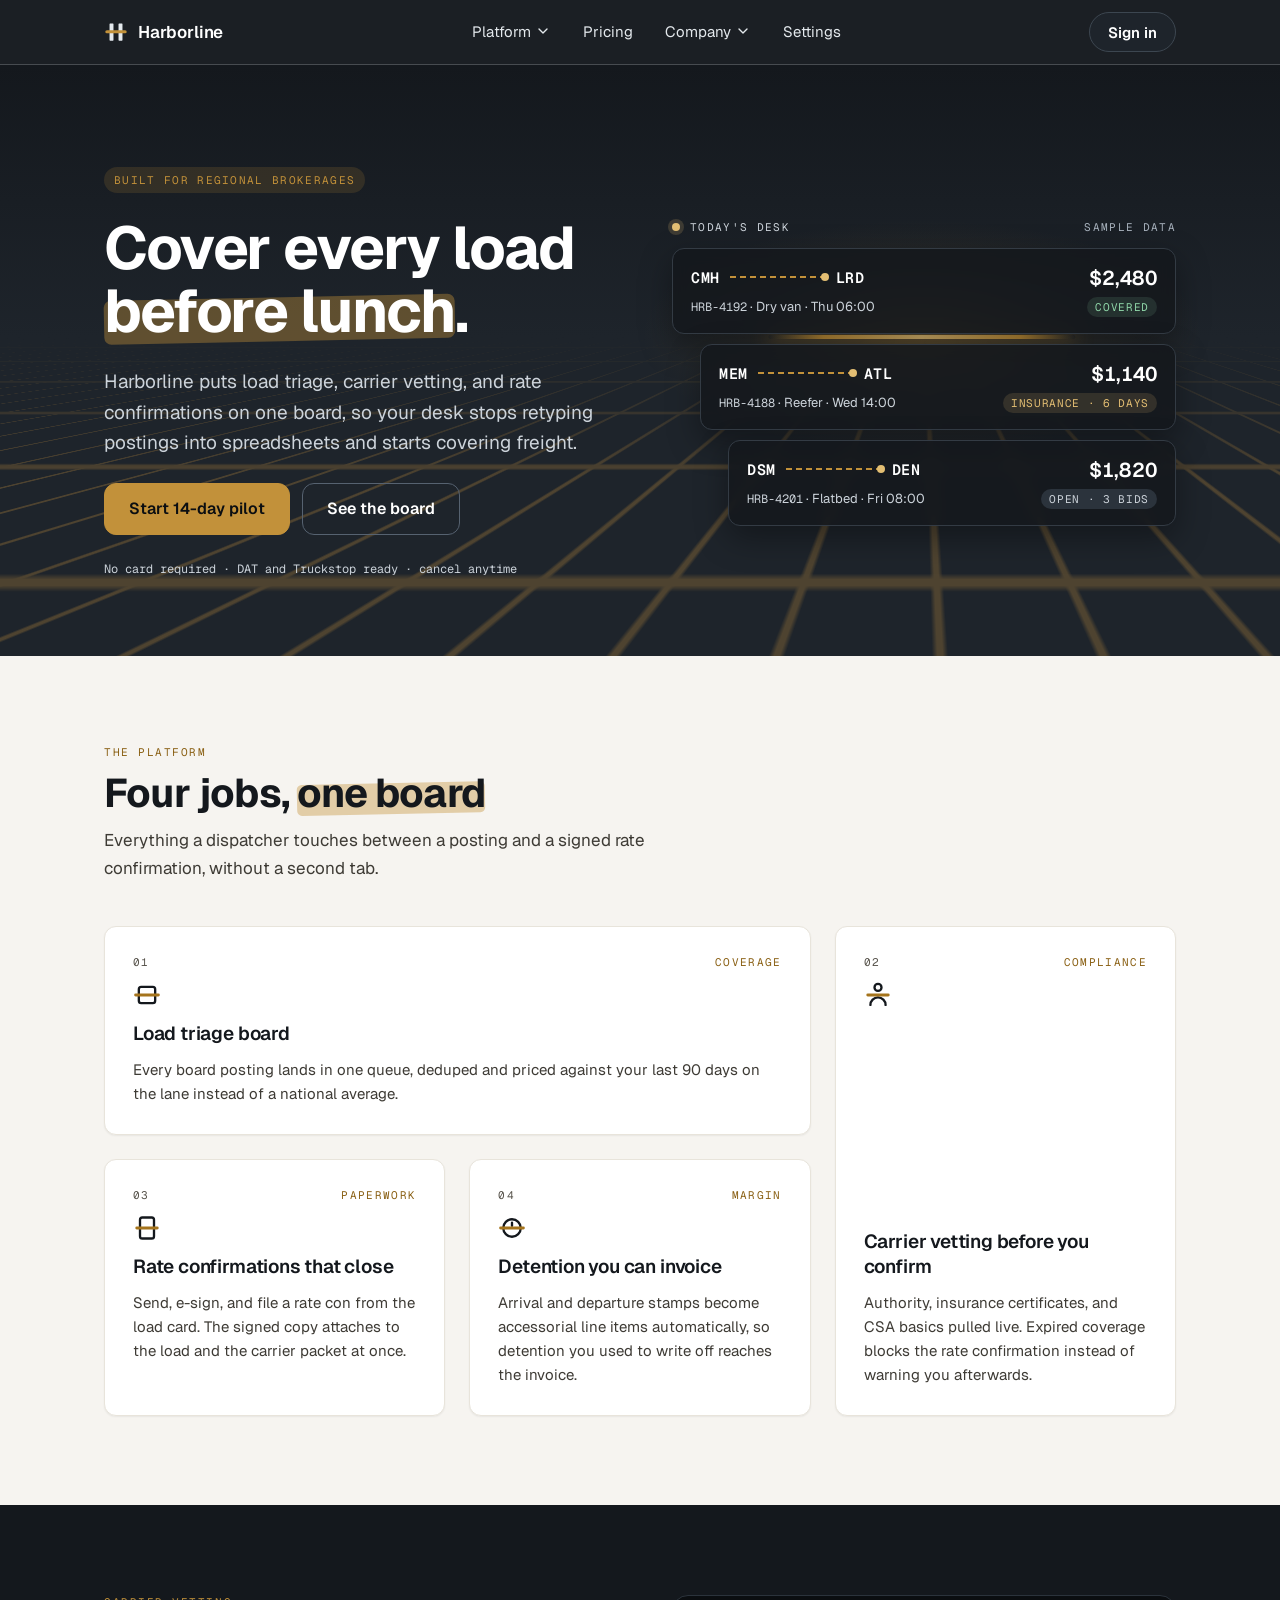
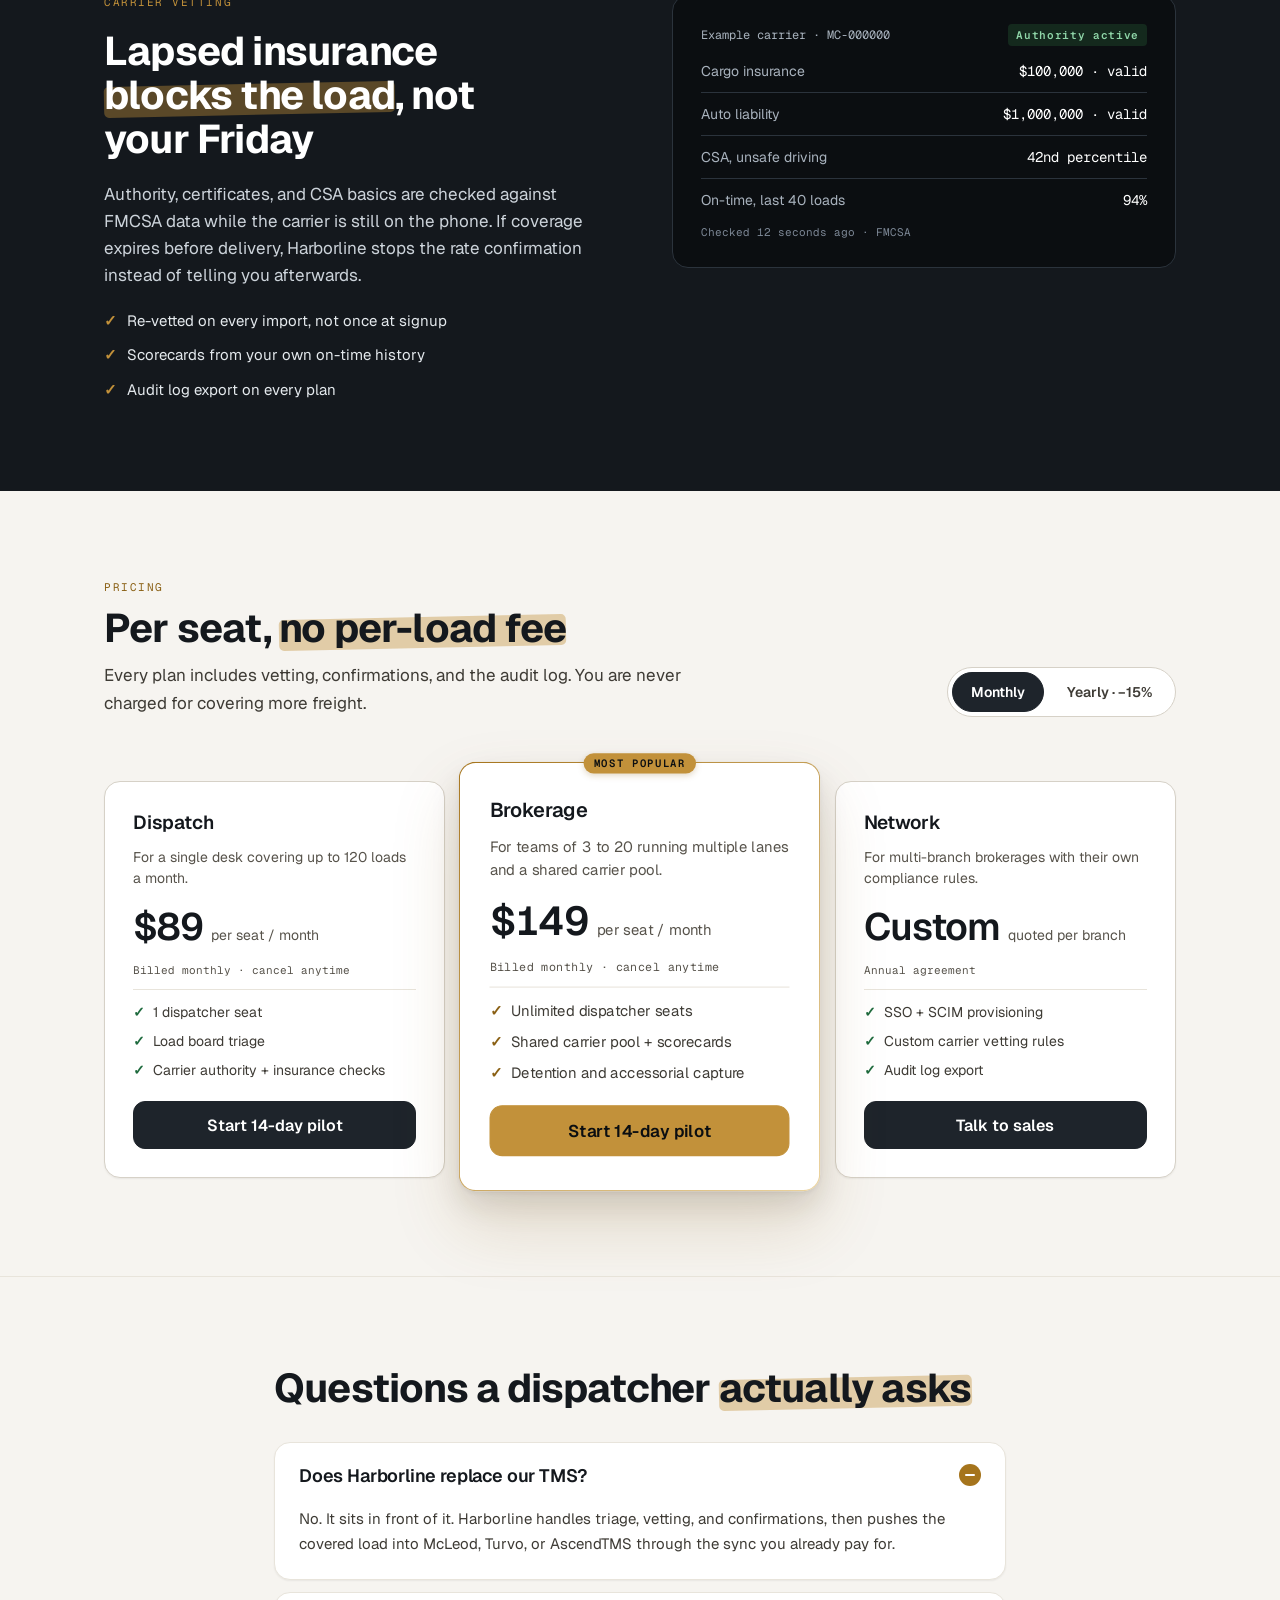
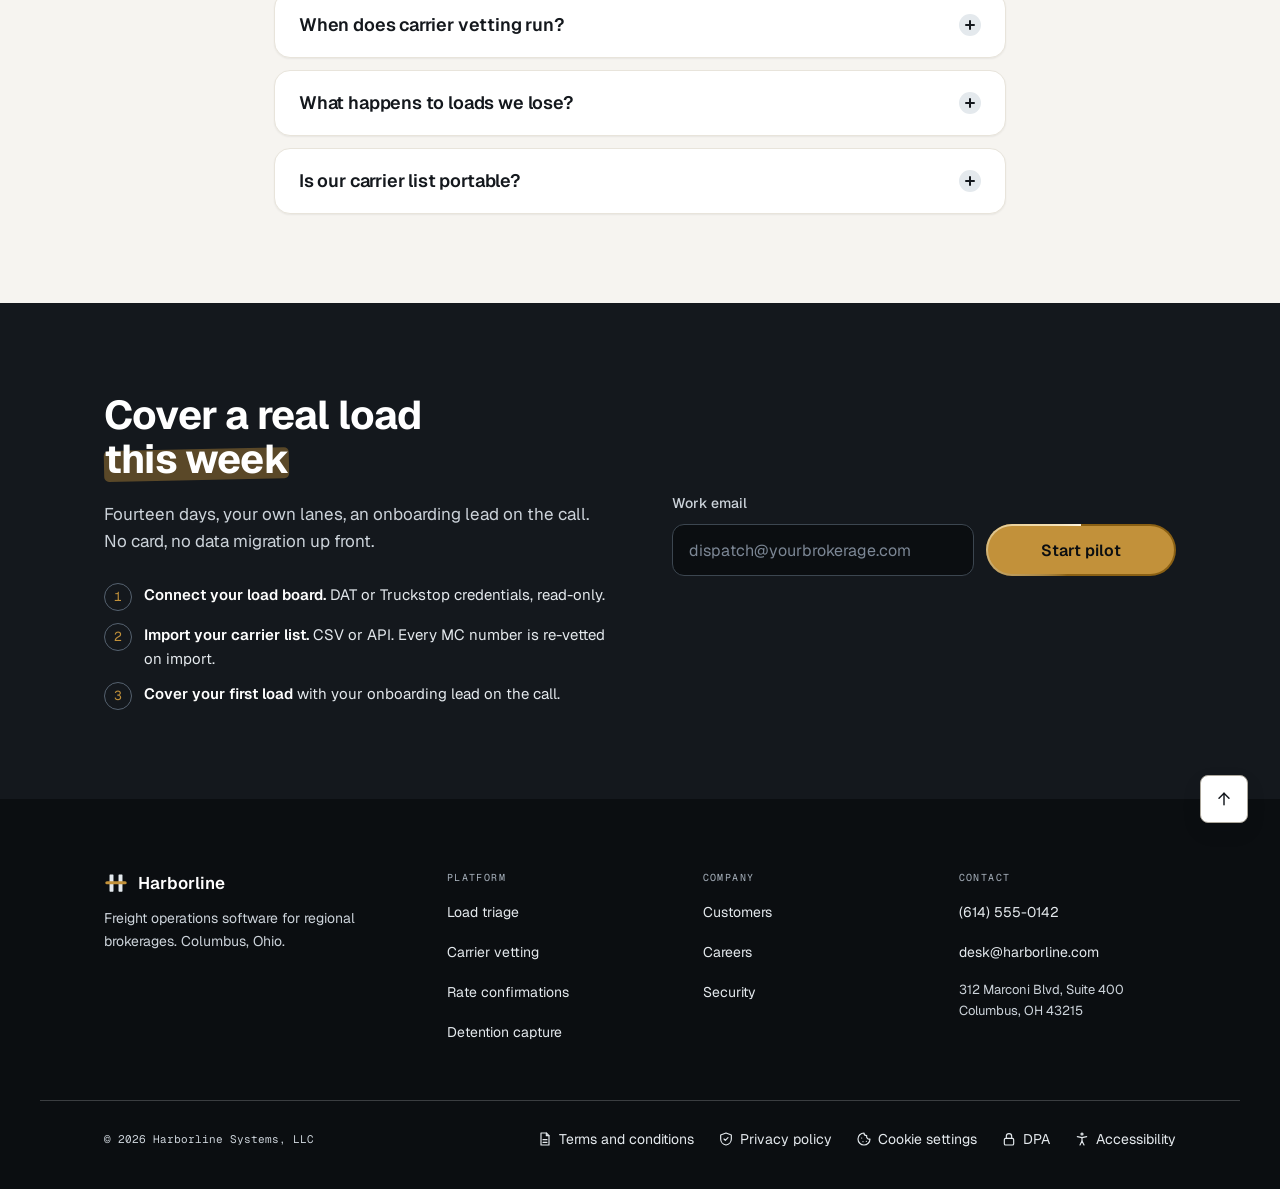
<file: index.html>
<!DOCTYPE html>
<html lang="en">
<head>
<meta charset="utf-8">
<meta name="viewport" content="width=device-width, initial-scale=1">
<title>Harborline: cover every load before lunch</title>
<meta name="description" content="Harborline is freight operations software for regional brokerages: load triage, 30-second carrier vetting, and rate confirmations that close, on one board.">
<meta name="robots" content="index,follow">
<link rel="canonical" href="https://harborline.example.com/">
<meta name="theme-color" content="#14181D">
<meta property="og:type" content="website">
<meta property="og:site_name" content="Harborline">
<meta property="og:title" content="Harborline: cover every load before lunch">
<meta property="og:description" content="Load triage, carrier vetting, and rate confirmations in one operations board for regional freight brokerages.">
<meta property="og:url" content="https://harborline.example.com/">
<meta property="og:image" content="https://harborline.example.com/assets/og-image.png">
<meta property="og:image:width" content="1200">
<meta property="og:image:height" content="630">
<meta property="og:image:alt" content="Harborline wordmark with the headline Cover every load before lunch, the last two words underlined by a brass marker, on a dark ink background">
<meta name="twitter:card" content="summary_large_image">
<meta name="twitter:title" content="Harborline: cover every load before lunch">
<meta name="twitter:description" content="Load triage, carrier vetting, and rate confirmations in one operations board for regional freight brokerages.">
<meta name="twitter:image" content="https://harborline.example.com/assets/og-image.png">
<link rel="icon" href="assets/logo/logo-mark.svg" type="image/svg+xml">
<link rel="icon" href="assets/logo/favicon-32.png" type="image/png" sizes="32x32">
<link rel="apple-touch-icon" href="assets/logo/apple-touch-icon.png">
<link rel="manifest" href="site.webmanifest">
<link rel="preconnect" href="https://fonts.googleapis.com">
<link rel="preconnect" href="https://fonts.gstatic.com" crossorigin="anonymous">
<link href="https://fonts.googleapis.com/css2?family=Geist:wght@400;500;600;700&amp;family=Geist+Mono:wght@400;500&amp;family=Instrument+Serif&amp;display=swap" rel="stylesheet">
<link rel="stylesheet" href="css/styles.css?v=e7fd9453">
<script src="js/theme.js?v=02d43f2d"></script>
<link rel="preload" href="js/main.js?v=f95671fb" as="script">
<script type="application/ld+json">
{"@context":"https://schema.org","@type":"SoftwareApplication","name":"Harborline","applicationCategory":"BusinessApplication","operatingSystem":"Web","offers":{"@type":"Offer","price":"89","priceCurrency":"USD"},"description":"Freight operations software for regional brokerages: load triage, carrier vetting, rate confirmations."}
</script>
</head>
<body data-route="" data-root="">
<a class="hl-skip" href="#main">Skip to content</a>

<header class="hl-navbar" id="top">
  <div class="hl-navbar__inner">
    <a class="hl-navbar__brand" href="index.html" aria-label="Harborline, home"><svg class="hl-navbar__mark" viewBox="0 0 256 256" aria-hidden="true" focusable="false"><rect x="59" y="36" width="42" height="184" rx="6" fill="#E4E9ED"/><rect x="155" y="36" width="42" height="184" rx="6" fill="#E4E9ED"/><rect x="14" y="108" width="228" height="34" rx="17" fill="#C2913A"/></svg>Harborline</a>

    <nav class="hl-navbar__nav" aria-label="Main">
      <ul class="hl-navbar__list">
      <li class="hl-sub" data-sub>
        <button class="hl-navbar__link hl-sub__btn" type="button" id="sub-platform-btn" aria-expanded="false" aria-controls="sub-platform">Platform<svg class="hl-sub__chev" width="16" height="16" viewBox="0 0 24 24" fill="none" stroke="currentColor" stroke-width="2" stroke-linecap="round" stroke-linejoin="round" aria-hidden="true" focusable="false"><path d="M6 9l6 6 6-6"/></svg></button>
        <ul class="hl-sub__panel" id="sub-platform" aria-label="Platform" hidden>
          <li><a class="hl-sub__link" href="platform/load-triage/index.html"><svg class="hl-sub__icon" viewBox="0 0 24 24" aria-hidden="true" focusable="false"><rect x="5" y="5" width="14" height="14" rx="2" fill="none" stroke="currentColor" stroke-width="2" stroke-linecap="round" stroke-linejoin="round"></rect><rect class="hl-icon-bar" x="1" y="10.75" width="22" height="2.5" rx="1.25"></rect></svg><span class="hl-sub__text"><span class="hl-sub__title">Load triage</span><span class="hl-sub__desc">One queue for every board posting</span></span></a></li>
          <li><a class="hl-sub__link" href="platform/carrier-vetting/index.html"><svg class="hl-sub__icon" viewBox="0 0 24 24" aria-hidden="true" focusable="false"><circle cx="12" cy="5.5" r="3" fill="none" stroke="currentColor" stroke-width="2" stroke-linecap="round" stroke-linejoin="round"></circle><path d="M5.5 20.5a6.5 6.5 0 0 1 13 0" fill="none" stroke="currentColor" stroke-width="2" stroke-linecap="round" stroke-linejoin="round"></path><rect class="hl-icon-bar" x="2" y="10.75" width="20" height="2.5" rx="1.25"></rect></svg><span class="hl-sub__text"><span class="hl-sub__title">Carrier vetting</span><span class="hl-sub__desc">Authority and insurance checked before you confirm</span></span></a></li>
          <li><a class="hl-sub__link" href="platform/rate-confirmations/index.html"><svg class="hl-sub__icon" viewBox="0 0 24 24" aria-hidden="true" focusable="false"><rect x="6" y="3" width="12" height="18" rx="2" fill="none" stroke="currentColor" stroke-width="2" stroke-linecap="round" stroke-linejoin="round"></rect><rect class="hl-icon-bar" x="2" y="10.75" width="20" height="2.5" rx="1.25"></rect></svg><span class="hl-sub__text"><span class="hl-sub__title">Rate confirmations</span><span class="hl-sub__desc">Send, e-sign and file from the load card</span></span></a></li>
          <li><a class="hl-sub__link" href="platform/detention/index.html"><svg class="hl-sub__icon" viewBox="0 0 24 24" aria-hidden="true" focusable="false"><circle cx="12" cy="12" r="7.5" fill="none" stroke="currentColor" stroke-width="2" stroke-linecap="round" stroke-linejoin="round"></circle><path d="M12 7.5V10" fill="none" stroke="currentColor" stroke-width="2" stroke-linecap="round" stroke-linejoin="round"></path><rect class="hl-icon-bar" x="1" y="10.75" width="22" height="2.5" rx="1.25"></rect></svg><span class="hl-sub__text"><span class="hl-sub__title">Detention capture</span><span class="hl-sub__desc">Dock time turned into line items</span></span></a></li>
          <li class="hl-sub__foot"><a class="hl-sub__all" href="index.html#platform">Platform overview</a></li>
        </ul>
      </li>
      <li><a class="hl-navbar__link" href="index.html#pricing">Pricing</a></li>
      <li class="hl-sub" data-sub>
        <button class="hl-navbar__link hl-sub__btn" type="button" id="sub-company-btn" aria-expanded="false" aria-controls="sub-company">Company<svg class="hl-sub__chev" width="16" height="16" viewBox="0 0 24 24" fill="none" stroke="currentColor" stroke-width="2" stroke-linecap="round" stroke-linejoin="round" aria-hidden="true" focusable="false"><path d="M6 9l6 6 6-6"/></svg></button>
        <ul class="hl-sub__panel" id="sub-company" aria-label="Company" hidden>
          <li><a class="hl-sub__link" href="company/customers/index.html"><span class="hl-sub__text"><span class="hl-sub__title">Customers</span><span class="hl-sub__desc">Brokerages running Harborline</span></span></a></li>
          <li><a class="hl-sub__link" href="company/careers/index.html"><span class="hl-sub__text"><span class="hl-sub__title">Careers</span><span class="hl-sub__desc">Working on Harborline</span></span></a></li>
          <li><a class="hl-sub__link" href="company/security/index.html"><span class="hl-sub__text"><span class="hl-sub__title">Security</span><span class="hl-sub__desc">Access, audit trail and your data</span></span></a></li>

        </ul>
      </li>
      <li><a class="hl-navbar__link" href="settings/index.html">Settings</a></li>
      </ul>
    </nav>

    <div class="hl-navbar__actions">
      <a class="hl-btn hl-btn--quiet" href="sign-in/index.html">Sign in</a>
    </div>

    <button class="hl-navbar__toggle" type="button" id="navToggle" aria-expanded="false" aria-controls="navDrawer" aria-label="Open menu">
      <span class="hl-navbar__bars" aria-hidden="true"><span></span><span></span><span></span></span><span aria-hidden="true">Menu</span>
    </button>
  </div>

  <nav class="hl-navbar__drawer" id="navDrawer" aria-label="Main" hidden>
    <p class="hl-drawer__head">Platform</p>
    <ul class="hl-drawer__list"><li><a class="hl-navbar__drawer-link" href="platform/load-triage/index.html">Load triage</a></li><li><a class="hl-navbar__drawer-link" href="platform/carrier-vetting/index.html">Carrier vetting</a></li><li><a class="hl-navbar__drawer-link" href="platform/rate-confirmations/index.html">Rate confirmations</a></li><li><a class="hl-navbar__drawer-link" href="platform/detention/index.html">Detention capture</a></li></ul>
    <ul class="hl-drawer__list hl-drawer__list--top"><li><a class="hl-navbar__drawer-link" href="index.html#pricing">Pricing</a></li><li><a class="hl-navbar__drawer-link" href="settings/index.html">Settings</a></li><li><a class="hl-navbar__drawer-link" href="sign-in/index.html">Sign in</a></li></ul>
    <p class="hl-drawer__head">Company</p>
    <ul class="hl-drawer__list"><li><a class="hl-navbar__drawer-link" href="company/customers/index.html">Customers</a></li><li><a class="hl-navbar__drawer-link" href="company/careers/index.html">Careers</a></li><li><a class="hl-navbar__drawer-link" href="company/security/index.html">Security</a></li></ul>
  </nav>
</header>
<div class="hl-backdrop" id="navBackdrop" hidden></div>

<main id="main">

  <section class="hl-hero">
    <div class="hl-hero__bg" aria-hidden="true">
      <div class="hl-hero__sky"></div>
      <div class="hl-hero__glow"></div>
      <div class="hl-hero__line"></div>
      <div class="hl-hero__floor"><div class="hl-hero__plane"></div></div>
    </div>
    <div class="hl-hero__inner hl-container">
      <div class="hl-hero__copy">
        <span class="hl-eyebrow hl-eyebrow--pill">Built for regional brokerages</span>
        <h1 class="hl-hero__title" data-mark>Cover every load <span class="hl-mark">before lunch</span>.</h1>
        <p class="hl-hero__lead hl-lines" data-lines>Harborline puts load triage, carrier vetting, and rate confirmations on one board, so your desk stops retyping postings into spreadsheets and starts covering freight.</p>
        <div class="hl-hero__actions">
          <a class="hl-btn hl-btn--brass hl-btn--lg" href="#pilot">Start 14-day pilot</a>
          <a class="hl-btn hl-btn--outline-inverse hl-btn--lg" href="#platform">See the board</a>
        </div>
        <p class="hl-hero__fineprint">No card required · DAT and Truckstop ready · cancel anytime</p>
      </div>

      <div class="hl-feed" role="group" aria-label="Sample loads">
        <p class="hl-feed__head"><span class="hl-feed__live" aria-hidden="true"></span>Today's desk<span class="hl-feed__note">Sample data</span></p>
        <ol class="hl-feed__list">
          <li class="hl-feed__row" style="--i:0">
            <div class="hl-feed__lane"><span>CMH</span><span class="hl-feed__route" aria-hidden="true"></span><span>LRD</span></div>
            <div class="hl-feed__meta"><code>HRB-4192</code> · Dry van · Thu 06:00</div>
            <div class="hl-feed__end"><strong>$2,480</strong><span class="hl-feed__status hl-feed__status--ok">Covered</span></div>
          </li>
          <li class="hl-feed__row" style="--i:1">
            <div class="hl-feed__lane"><span>MEM</span><span class="hl-feed__route" aria-hidden="true"></span><span>ATL</span></div>
            <div class="hl-feed__meta"><code>HRB-4188</code> · Reefer · Wed 14:00</div>
            <div class="hl-feed__end"><strong>$1,140</strong><span class="hl-feed__status hl-feed__status--warn">Insurance · 6 days</span></div>
          </li>
          <li class="hl-feed__row" style="--i:2">
            <div class="hl-feed__lane"><span>DSM</span><span class="hl-feed__route" aria-hidden="true"></span><span>DEN</span></div>
            <div class="hl-feed__meta"><code>HRB-4201</code> · Flatbed · Fri 08:00</div>
            <div class="hl-feed__end"><strong>$1,820</strong><span class="hl-feed__status">Open · 3 bids</span></div>
          </li>
        </ol>
      </div>
    </div>
  </section>

  <section class="hl-section hl-section--canvas" id="platform">
    <div class="hl-container hl-stack">
      <div class="hl-section__head">
        <span class="hl-eyebrow hl-eyebrow--accent">The platform</span>
        <h2 class="hl-h2" data-mark>Four jobs, <span class="hl-mark">one board</span></h2>
        <p class="hl-lead hl-lines" data-lines>Everything a dispatcher touches between a posting and a signed rate confirmation, without a second tab.</p>
      </div>
      <div class="hl-grid hl-bento" data-bento>
        <article class="hl-feature hl-tile hl-tile--wide">
          <span class="hl-feature__top"><span>01</span><span class="hl-feature__tag">Coverage</span></span>
          <svg class="hl-feature__icon" viewBox="0 0 24 24" aria-hidden="true" focusable="false"><rect x="5" y="5" width="14" height="14" rx="2" fill="none" stroke="currentColor" stroke-width="2" stroke-linecap="round" stroke-linejoin="round"/><rect class="hl-icon-bar" x="1" y="10.75" width="22" height="2.5" rx="1.25"/></svg>
          <h3 class="hl-h3"><a class="hl-feature__link" href="platform/load-triage/index.html">Load triage board</a></h3>
          <p class="hl-body">Every board posting lands in one queue, deduped and priced against your last 90 days on the lane instead of a national average.</p>
        </article>
        <article class="hl-feature hl-tile hl-tile--tall">
          <span class="hl-feature__top"><span>02</span><span class="hl-feature__tag">Compliance</span></span>
          <svg class="hl-feature__icon" viewBox="0 0 24 24" aria-hidden="true" focusable="false"><circle cx="12" cy="5.5" r="3" fill="none" stroke="currentColor" stroke-width="2" stroke-linecap="round" stroke-linejoin="round"/><path d="M5.5 20.5a6.5 6.5 0 0 1 13 0" fill="none" stroke="currentColor" stroke-width="2" stroke-linecap="round" stroke-linejoin="round"/><rect class="hl-icon-bar" x="2" y="10.75" width="20" height="2.5" rx="1.25"/></svg>
          <h3 class="hl-h3"><a class="hl-feature__link" href="platform/carrier-vetting/index.html">Carrier vetting before you confirm</a></h3>
          <p class="hl-body">Authority, insurance certificates, and CSA basics pulled live. Expired coverage blocks the rate confirmation instead of warning you afterwards.</p>
        </article>
        <article class="hl-feature hl-tile">
          <span class="hl-feature__top"><span>03</span><span class="hl-feature__tag">Paperwork</span></span>
          <svg class="hl-feature__icon" viewBox="0 0 24 24" aria-hidden="true" focusable="false"><rect x="6" y="3" width="12" height="18" rx="2" fill="none" stroke="currentColor" stroke-width="2" stroke-linecap="round" stroke-linejoin="round"/><rect class="hl-icon-bar" x="2" y="10.75" width="20" height="2.5" rx="1.25"/></svg>
          <h3 class="hl-h3"><a class="hl-feature__link" href="platform/rate-confirmations/index.html">Rate confirmations that close</a></h3>
          <p class="hl-body">Send, e-sign, and file a rate con from the load card. The signed copy attaches to the load and the carrier packet at once.</p>
        </article>
        <article class="hl-feature hl-tile">
          <span class="hl-feature__top"><span>04</span><span class="hl-feature__tag">Margin</span></span>
          <svg class="hl-feature__icon" viewBox="0 0 24 24" aria-hidden="true" focusable="false"><circle cx="12" cy="12" r="7.5" fill="none" stroke="currentColor" stroke-width="2" stroke-linecap="round" stroke-linejoin="round"/><path d="M12 7.5V10" fill="none" stroke="currentColor" stroke-width="2" stroke-linecap="round" stroke-linejoin="round"/><rect class="hl-icon-bar" x="1" y="10.75" width="22" height="2.5" rx="1.25"/></svg>
          <h3 class="hl-h3"><a class="hl-feature__link" href="platform/detention/index.html">Detention you can invoice</a></h3>
          <p class="hl-body">Arrival and departure stamps become accessorial line items automatically, so detention you used to write off reaches the invoice.</p>
        </article>
      </div>
    </div>
  </section>

  <section class="hl-section hl-section--inverse" id="vetting">
    <div class="hl-container hl-split">
      <div class="hl-stack hl-stack--tight">
        <span class="hl-eyebrow hl-eyebrow--brass">Carrier vetting</span>
        <h2 class="hl-h2 hl-h2--inverse" data-mark>Lapsed insurance <span class="hl-mark">blocks the load</span>, not your Friday</h2>
        <p class="hl-lead hl-lead--inverse hl-lines" data-lines>Authority, certificates, and CSA basics are checked against FMCSA data while the carrier is still on the phone. If coverage expires before delivery, Harborline stops the rate confirmation instead of telling you afterwards.</p>
        <ul class="hl-ticks" data-reveal-items>
          <li><span aria-hidden="true">✓</span>Re-vetted on every import, not once at signup</li>
          <li><span aria-hidden="true">✓</span>Scorecards from your own on-time history</li>
          <li><span aria-hidden="true">✓</span>Audit log export on every plan</li>
        </ul>
      </div>

      <div class="hl-vetcard">
        <div class="hl-vetcard__head"><span class="hl-mono">Example carrier · MC-000000</span><span class="hl-badge hl-badge--ondark">Authority active</span></div>
        <dl class="hl-vetcard__rows">
          <div class="hl-vetcard__row"><dt>Cargo insurance</dt><dd>$100,000 · valid</dd></div>
          <div class="hl-vetcard__row"><dt>Auto liability</dt><dd>$1,000,000 · valid</dd></div>
          <div class="hl-vetcard__row"><dt>CSA, unsafe driving</dt><dd class="hl-vetcard__warn">42nd percentile</dd></div>
          <div class="hl-vetcard__row hl-vetcard__row--last"><dt>On-time, last 40 loads</dt><dd>94%</dd></div>
        </dl>
        <p class="hl-vetcard__stamp">Checked 12 seconds ago · FMCSA</p>
      </div>
    </div>
  </section>

  <section class="hl-section hl-section--canvas" id="pricing">
    <div class="hl-container hl-stack">
      <div class="hl-pricing__head">
        <div class="hl-section__head">
          <span class="hl-eyebrow hl-eyebrow--accent">Pricing</span>
          <h2 class="hl-h2" data-mark>Per seat, <span class="hl-mark">no per-load fee</span></h2>
          <p class="hl-lead hl-lines" data-lines>Every plan includes vetting, confirmations, and the audit log. You are never charged for covering more freight.</p>
        </div>
        <div class="hl-toggle" role="group" aria-label="Billing cycle">
          <button class="hl-toggle__btn is-active" type="button" data-cycle="monthly" aria-pressed="true">Monthly</button>
          <button class="hl-toggle__btn" type="button" data-cycle="yearly" aria-pressed="false">Yearly · −15%</button>
        </div>
      </div>

      <div class="hl-grid hl-grid--plans" data-plans>
        <article class="hl-plan">
          <div class="hl-plan__top"><h3 class="hl-h3">Dispatch</h3></div>
          <p class="hl-plan__blurb">For a single desk covering up to 120 loads a month.</p>
          <p class="hl-plan__price"><strong data-monthly="$89" data-yearly="$76">$89</strong><span>per seat / month</span></p>
          <p class="hl-plan__note" data-note-monthly="Billed monthly · cancel anytime" data-note-yearly="Billed yearly · 15% off">Billed monthly · cancel anytime</p>
          <ul class="hl-plan__list">
            <li><span aria-hidden="true">✓</span>1 dispatcher seat</li>
            <li><span aria-hidden="true">✓</span>Load board triage</li>
            <li><span aria-hidden="true">✓</span>Carrier authority + insurance checks</li>
          </ul>
          <a class="hl-btn hl-btn--primary hl-btn--block" href="#pilot">Start 14-day pilot</a>
        </article>

        <article class="hl-plan hl-plan--featured">
          <span class="hl-plan__pill">Most popular</span>
          <div class="hl-plan__top"><h3 class="hl-h3">Brokerage</h3></div>
          <p class="hl-plan__blurb">For teams of 3 to 20 running multiple lanes and a shared carrier pool.</p>
          <p class="hl-plan__price"><strong data-monthly="$149" data-yearly="$127">$149</strong><span>per seat / month</span></p>
          <p class="hl-plan__note" data-note-monthly="Billed monthly · cancel anytime" data-note-yearly="Billed yearly · 15% off">Billed monthly · cancel anytime</p>
          <ul class="hl-plan__list">
            <li><span aria-hidden="true">✓</span>Unlimited dispatcher seats</li>
            <li><span aria-hidden="true">✓</span>Shared carrier pool + scorecards</li>
            <li><span aria-hidden="true">✓</span>Detention and accessorial capture</li>
          </ul>
          <a class="hl-btn hl-btn--brass hl-btn--block" href="#pilot">Start 14-day pilot</a>
        </article>

        <article class="hl-plan">
          <div class="hl-plan__top"><h3 class="hl-h3">Network</h3></div>
          <p class="hl-plan__blurb">For multi-branch brokerages with their own compliance rules.</p>
          <p class="hl-plan__price"><strong>Custom</strong><span>quoted per branch</span></p>
          <p class="hl-plan__note">Annual agreement</p>
          <ul class="hl-plan__list">
            <li><span aria-hidden="true">✓</span>SSO + SCIM provisioning</li>
            <li><span aria-hidden="true">✓</span>Custom carrier vetting rules</li>
            <li><span aria-hidden="true">✓</span>Audit log export</li>
          </ul>
          <a class="hl-btn hl-btn--primary hl-btn--block" href="#pilot">Talk to sales</a>
        </article>
      </div>
    </div>
  </section>

  <section class="hl-section hl-section--canvas hl-section--ruled">
    <div class="hl-faq">
      <h2 class="hl-h2" data-mark>Questions a dispatcher <span class="hl-mark">actually asks</span></h2>
      <div class="hl-faq__list">
        <div class="hl-faq__item is-open">
          <h3 class="hl-faq__h"><button class="hl-faq__q" type="button" id="faq-q-1" aria-expanded="true" aria-controls="faq-a-1"><span class="hl-faq__qtext">Does Harborline replace our TMS?</span><span class="hl-faq__icon" aria-hidden="true"><span class="hl-faq__bar"></span><span class="hl-faq__bar hl-faq__bar--v"></span></span></button></h3>
          <div class="hl-faq__a" id="faq-a-1" role="region" aria-labelledby="faq-q-1"><div class="hl-faq__inner"><p>No. It sits in front of it. Harborline handles triage, vetting, and confirmations, then pushes the covered load into McLeod, Turvo, or AscendTMS through the sync you already pay for.</p></div></div>
        </div>
        <div class="hl-faq__item">
          <h3 class="hl-faq__h"><button class="hl-faq__q" type="button" id="faq-q-2" aria-expanded="false" aria-controls="faq-a-2"><span class="hl-faq__qtext">When does carrier vetting run?</span><span class="hl-faq__icon" aria-hidden="true"><span class="hl-faq__bar"></span><span class="hl-faq__bar hl-faq__bar--v"></span></span></button></h3>
          <div class="hl-faq__a" id="faq-a-2" role="region" aria-labelledby="faq-q-2" inert><div class="hl-faq__inner"><p>On every carrier import and again before each rate confirmation. Authority, insurance certificates, and CSA basics are checked against FMCSA data, and expired coverage blocks the confirmation rather than warning you after the fact.</p></div></div>
        </div>
        <div class="hl-faq__item">
          <h3 class="hl-faq__h"><button class="hl-faq__q" type="button" id="faq-q-3" aria-expanded="false" aria-controls="faq-a-3"><span class="hl-faq__qtext">What happens to loads we lose?</span><span class="hl-faq__icon" aria-hidden="true"><span class="hl-faq__bar"></span><span class="hl-faq__bar hl-faq__bar--v"></span></span></button></h3>
          <div class="hl-faq__a" id="faq-a-3" role="region" aria-labelledby="faq-q-3" inert><div class="hl-faq__inner"><p>They stay on the board as not covered, with the quote history attached, so you can price the lane correctly the next time the shipper calls.</p></div></div>
        </div>
        <div class="hl-faq__item">
          <h3 class="hl-faq__h"><button class="hl-faq__q" type="button" id="faq-q-4" aria-expanded="false" aria-controls="faq-a-4"><span class="hl-faq__qtext">Is our carrier list portable?</span><span class="hl-faq__icon" aria-hidden="true"><span class="hl-faq__bar"></span><span class="hl-faq__bar hl-faq__bar--v"></span></span></button></h3>
          <div class="hl-faq__a" id="faq-a-4" role="region" aria-labelledby="faq-q-4" inert><div class="hl-faq__inner"><p>Yes. Import and export are CSV or API, and the audit log export is included on every plan. Nothing you put in is held hostage.</p></div></div>
        </div>
      </div>
    </div>
  </section>

  <section class="hl-section hl-section--inverse" id="pilot">
    <div class="hl-container hl-split hl-split--center">
      <div class="hl-stack hl-stack--tight">
        <h2 class="hl-h2 hl-h2--inverse" data-mark>Cover a real load <span class="hl-mark">this week</span></h2>
        <p class="hl-lead hl-lead--inverse hl-lines" data-lines>Fourteen days, your own lanes, an onboarding lead on the call. No card, no data migration up front.</p>
        <ol class="hl-pilotsteps" data-reveal-items>
          <li><span class="hl-pilotsteps__n">1</span><span><strong>Connect your load board.</strong> DAT or Truckstop credentials, read-only.</span></li>
          <li><span class="hl-pilotsteps__n">2</span><span><strong>Import your carrier list.</strong> CSV or API. Every MC number is re-vetted on import.</span></li>
          <li><span class="hl-pilotsteps__n">3</span><span><strong>Cover your first load</strong> with your onboarding lead on the call.</span></li>
        </ol>
      </div>
      <form class="hl-form" id="pilotForm" novalidate="novalidate">
        <label class="hl-form__label" for="email">Work email</label>
        <div class="hl-form__row">
          <input class="hl-form__input" id="email" name="email" type="email" required="required" autocomplete="email" placeholder="dispatch@yourbrokerage.com">
          <button class="hl-btn hl-btn--brass hl-btn--lg hl-btn--ring" type="submit"><span class="hl-btn__spin" aria-hidden="true"></span><span class="hl-btn__label">Start pilot</span></button>
        </div>
        <p class="hl-form__note" id="formNote" role="status" aria-live="polite"></p>
      </form>
    </div>
  </section>

</main>

<footer class="hl-footer" id="site-footer">
  <button class="hl-totop hl-totop--docked" type="button" data-totop aria-label="Back to top"><svg width="20" height="20" viewBox="0 0 24 24" fill="none" stroke="currentColor" stroke-width="1.75" stroke-linecap="round" stroke-linejoin="round" aria-hidden="true" focusable="false"><path d="M12 19V5"/><path d="M6 11l6-6 6 6"/></svg></button>
  <div class="hl-container hl-grid hl-grid--footer">
    <div class="hl-footer__brandcol">
      <a class="hl-footer__brand" href="index.html"><svg class="hl-navbar__mark" viewBox="0 0 256 256" aria-hidden="true" focusable="false"><rect x="59" y="36" width="42" height="184" rx="6" fill="#E4E9ED"/><rect x="155" y="36" width="42" height="184" rx="6" fill="#E4E9ED"/><rect x="14" y="108" width="228" height="34" rx="17" fill="#C2913A"/></svg>Harborline</a>
      <p class="hl-footer__blurb">Freight operations software for regional brokerages. Columbus, Ohio.</p>
    </div>
    <nav class="hl-footer__col" aria-labelledby="ft-platform">
      <h2 class="hl-footer__head" id="ft-platform">Platform</h2>
      <a href="platform/load-triage/index.html">Load triage</a>
      <a href="platform/carrier-vetting/index.html">Carrier vetting</a>
      <a href="platform/rate-confirmations/index.html">Rate confirmations</a>
      <a href="platform/detention/index.html">Detention capture</a>
    </nav>
    <nav class="hl-footer__col" aria-labelledby="ft-company">
      <h2 class="hl-footer__head" id="ft-company">Company</h2>
      <a href="company/customers/index.html">Customers</a>
      <a href="company/careers/index.html">Careers</a>
      <a href="company/security/index.html">Security</a>
    </nav>
    <div class="hl-footer__col">
      <h2 class="hl-footer__head">Contact</h2>
      <a href="tel:+16145550142">(614) 555-0142</a>
      <a href="mailto:desk@harborline.com">desk@harborline.com</a>
      <p class="hl-footer__addr">312 Marconi Blvd, Suite 400<br>Columbus, OH 43215</p>
    </div>
  </div>
  <div class="hl-container hl-footer__legal">
    <span>© 2026 Harborline Systems, LLC</span>
    <nav class="hl-footer__legalnav" aria-label="Legal"><a href="legal/terms/index.html"><svg width="16" height="16" viewBox="0 0 24 24" fill="none" stroke="currentColor" stroke-width="1.75" stroke-linecap="round" stroke-linejoin="round" aria-hidden="true" focusable="false"><path d="M14 3H6v18h12V7z"/><path d="M14 3v4h4"/><path d="M9 13h6"/><path d="M9 17h6"/></svg>Terms and conditions</a><a href="legal/privacy/index.html"><svg width="16" height="16" viewBox="0 0 24 24" fill="none" stroke="currentColor" stroke-width="1.75" stroke-linecap="round" stroke-linejoin="round" aria-hidden="true" focusable="false"><path d="M12 3l8 3v6c0 4.5-3.4 8.3-8 9-4.6-.7-8-4.5-8-9V6z"/><path d="M9 12l2 2 4-4"/></svg>Privacy policy</a><button class="hl-footer__cookie" type="button" data-cookie-open><svg width="16" height="16" viewBox="0 0 24 24" fill="none" stroke="currentColor" stroke-width="1.75" stroke-linecap="round" stroke-linejoin="round" aria-hidden="true" focusable="false"><path d="M12 3a9 9 0 1 0 9 9 4 4 0 0 1-5-5 4 4 0 0 1-4-4z"/><path d="M8.5 10.5v.01"/><path d="M15.5 15.5v.01"/><path d="M10.5 16v.01"/></svg>Cookie settings</button><a href="legal/dpa/index.html"><svg width="16" height="16" viewBox="0 0 24 24" fill="none" stroke="currentColor" stroke-width="1.75" stroke-linecap="round" stroke-linejoin="round" aria-hidden="true" focusable="false"><rect x="5" y="11" width="14" height="10" rx="2"/><path d="M8 11V8a4 4 0 0 1 8 0v3"/></svg>DPA</a><a href="legal/accessibility/index.html"><svg width="16" height="16" viewBox="0 0 24 24" fill="none" stroke="currentColor" stroke-width="1.75" stroke-linecap="round" stroke-linejoin="round" aria-hidden="true" focusable="false"><circle cx="12" cy="4.5" r="1.5"/><path d="M5 8.5l7 1.5 7-1.5"/><path d="M12 10v5"/><path d="M9 21l3-6 3 6"/></svg>Accessibility</a></nav>
  </div>
</footer>
<button class="hl-totop hl-totop--floating" type="button" id="toTop" data-totop aria-label="Back to top" aria-hidden="true" tabindex="-1"><svg width="20" height="20" viewBox="0 0 24 24" fill="none" stroke="currentColor" stroke-width="1.75" stroke-linecap="round" stroke-linejoin="round" aria-hidden="true" focusable="false"><path d="M12 19V5"/><path d="M6 11l6-6 6 6"/></svg></button>
<div class="hl-modal" id="cookieModal" hidden>
  <div class="hl-modal__box" role="dialog" aria-modal="true" aria-labelledby="ck-title" aria-describedby="ck-desc">
    <div class="hl-modal__head"><h2 class="hl-modal__title" id="ck-title">Cookie settings</h2><button class="hl-modal__close" type="button" data-cookie-close aria-label="Close cookie settings"><svg width="20" height="20" viewBox="0 0 24 24" fill="none" stroke="currentColor" stroke-width="1.75" stroke-linecap="round" aria-hidden="true" focusable="false"><path d="M6 6l12 12"/><path d="M18 6L6 18"/></svg></button></div>
    <p class="hl-modal__desc" id="ck-desc">This site sets no cookies and runs no analytics or ads. It keeps a few items in this browser so the site looks the way you left it. Choose what it may keep.</p>
    <fieldset class="hl-modal__options"><legend class="hl-sr">Storage choices</legend>
      <label class="hl-modal__opt" for="ck-essential"><input type="checkbox" id="ck-essential" checked="checked" disabled="disabled"><span><span class="hl-modal__opt-title">Essential, always on</span><span class="hl-modal__opt-desc">Remembers these choices.</span></span></label>
      <label class="hl-modal__opt" for="ck-display"><input type="checkbox" id="ck-display"><span><span class="hl-modal__opt-title">Display settings</span><span class="hl-modal__opt-desc">Theme and text size from the Settings page. Turning this off deletes the saved copy.</span></span></label>
    </fieldset>
    <div class="hl-modal__actions"><button class="hl-btn hl-btn--primary hl-btn--lg" type="button" data-cookie-save>Save choices</button><button class="hl-btn hl-btn--ghost hl-btn--lg" type="button" data-cookie-close>Cancel</button><a class="hl-modal__link" href="legal/privacy/index.html">Privacy policy</a></div>
  </div>
</div>
<div class="hl-toast" id="toast" role="status" aria-live="polite"></div>

<script src="js/main.js?v=f95671fb" defer="defer"></script>
</body>
</html>
</file>
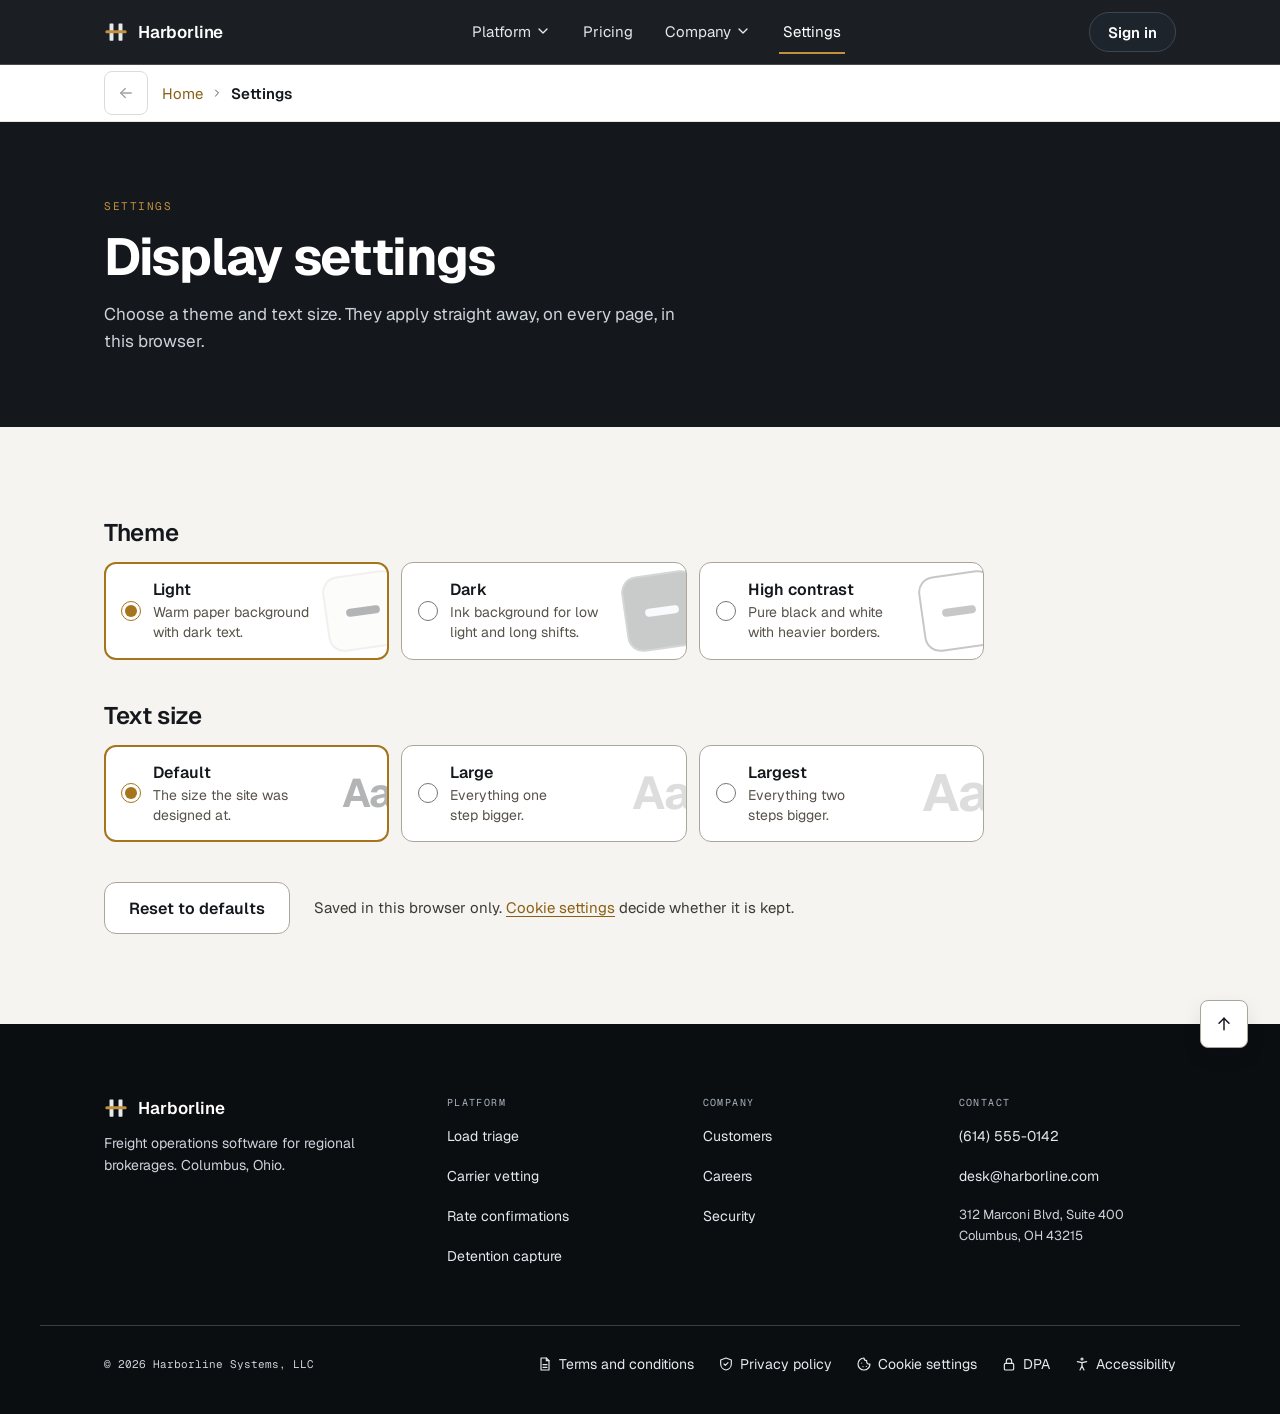
<file: settings/index.html>
<!DOCTYPE html>
<html lang="en">
<head>
<meta charset="utf-8">
<meta name="viewport" content="width=device-width, initial-scale=1">
<title>Settings | Harborline</title>
<meta name="description" content="Choose a theme and text size for the Harborline site.">
<meta name="robots" content="index,follow">
<link rel="canonical" href="https://harborline.example.com/settings/">
<meta name="theme-color" content="#14181D">
<meta property="og:type" content="website">
<meta property="og:site_name" content="Harborline">
<meta property="og:title" content="Settings | Harborline">
<meta property="og:description" content="Choose a theme and text size for the Harborline site.">
<meta property="og:url" content="https://harborline.example.com/settings/">
<meta property="og:image" content="https://harborline.example.com/assets/og-image.png">
<meta property="og:image:width" content="1200">
<meta property="og:image:height" content="630">
<meta property="og:image:alt" content="Harborline wordmark with the headline Cover every load before lunch on a dark ink background">
<meta name="twitter:card" content="summary_large_image">
<meta name="twitter:title" content="Settings | Harborline">
<meta name="twitter:description" content="Choose a theme and text size for the Harborline site.">
<meta name="twitter:image" content="https://harborline.example.com/assets/og-image.png">
<link rel="icon" href="../assets/logo/logo-mark.svg" type="image/svg+xml">
<link rel="icon" href="../assets/logo/favicon-32.png" type="image/png" sizes="32x32">
<link rel="apple-touch-icon" href="../assets/logo/apple-touch-icon.png">
<link rel="manifest" href="../site.webmanifest">
<link rel="preconnect" href="https://fonts.googleapis.com">
<link rel="preconnect" href="https://fonts.gstatic.com" crossorigin="anonymous">
<link href="https://fonts.googleapis.com/css2?family=Geist:wght@400;500;600;700&amp;family=Geist+Mono:wght@400;500&amp;family=Instrument+Serif&amp;display=swap" rel="stylesheet">
<link rel="stylesheet" href="../css/styles.css?v=e7fd9453">
<script src="../js/theme.js?v=02d43f2d"></script>
<link rel="preload" href="../js/main.js?v=f95671fb" as="script">
</head>
<body data-route="settings" data-root="../">
<a class="hl-skip" href="#main">Skip to content</a>

<header class="hl-navbar is-fixed" id="top">
  <div class="hl-navbar__inner">
    <a class="hl-navbar__brand" href="../index.html" aria-label="Harborline, home"><svg class="hl-navbar__mark" viewBox="0 0 256 256" aria-hidden="true" focusable="false"><rect x="59" y="36" width="42" height="184" rx="6" fill="#E4E9ED"/><rect x="155" y="36" width="42" height="184" rx="6" fill="#E4E9ED"/><rect x="14" y="108" width="228" height="34" rx="17" fill="#C2913A"/></svg>Harborline</a>

    <nav class="hl-navbar__nav" aria-label="Main">
      <ul class="hl-navbar__list">
      <li class="hl-sub" data-sub>
        <button class="hl-navbar__link hl-sub__btn" type="button" id="sub-platform-btn" aria-expanded="false" aria-controls="sub-platform">Platform<svg class="hl-sub__chev" width="16" height="16" viewBox="0 0 24 24" fill="none" stroke="currentColor" stroke-width="2" stroke-linecap="round" stroke-linejoin="round" aria-hidden="true" focusable="false"><path d="M6 9l6 6 6-6"/></svg></button>
        <ul class="hl-sub__panel" id="sub-platform" aria-label="Platform" hidden>
          <li><a class="hl-sub__link" href="../platform/load-triage/index.html"><svg class="hl-sub__icon" viewBox="0 0 24 24" aria-hidden="true" focusable="false"><rect x="5" y="5" width="14" height="14" rx="2" fill="none" stroke="currentColor" stroke-width="2" stroke-linecap="round" stroke-linejoin="round"></rect><rect class="hl-icon-bar" x="1" y="10.75" width="22" height="2.5" rx="1.25"></rect></svg><span class="hl-sub__text"><span class="hl-sub__title">Load triage</span><span class="hl-sub__desc">One queue for every board posting</span></span></a></li>
          <li><a class="hl-sub__link" href="../platform/carrier-vetting/index.html"><svg class="hl-sub__icon" viewBox="0 0 24 24" aria-hidden="true" focusable="false"><circle cx="12" cy="5.5" r="3" fill="none" stroke="currentColor" stroke-width="2" stroke-linecap="round" stroke-linejoin="round"></circle><path d="M5.5 20.5a6.5 6.5 0 0 1 13 0" fill="none" stroke="currentColor" stroke-width="2" stroke-linecap="round" stroke-linejoin="round"></path><rect class="hl-icon-bar" x="2" y="10.75" width="20" height="2.5" rx="1.25"></rect></svg><span class="hl-sub__text"><span class="hl-sub__title">Carrier vetting</span><span class="hl-sub__desc">Authority and insurance checked before you confirm</span></span></a></li>
          <li><a class="hl-sub__link" href="../platform/rate-confirmations/index.html"><svg class="hl-sub__icon" viewBox="0 0 24 24" aria-hidden="true" focusable="false"><rect x="6" y="3" width="12" height="18" rx="2" fill="none" stroke="currentColor" stroke-width="2" stroke-linecap="round" stroke-linejoin="round"></rect><rect class="hl-icon-bar" x="2" y="10.75" width="20" height="2.5" rx="1.25"></rect></svg><span class="hl-sub__text"><span class="hl-sub__title">Rate confirmations</span><span class="hl-sub__desc">Send, e-sign and file from the load card</span></span></a></li>
          <li><a class="hl-sub__link" href="../platform/detention/index.html"><svg class="hl-sub__icon" viewBox="0 0 24 24" aria-hidden="true" focusable="false"><circle cx="12" cy="12" r="7.5" fill="none" stroke="currentColor" stroke-width="2" stroke-linecap="round" stroke-linejoin="round"></circle><path d="M12 7.5V10" fill="none" stroke="currentColor" stroke-width="2" stroke-linecap="round" stroke-linejoin="round"></path><rect class="hl-icon-bar" x="1" y="10.75" width="22" height="2.5" rx="1.25"></rect></svg><span class="hl-sub__text"><span class="hl-sub__title">Detention capture</span><span class="hl-sub__desc">Dock time turned into line items</span></span></a></li>
          <li class="hl-sub__foot"><a class="hl-sub__all" href="../index.html#platform">Platform overview</a></li>
        </ul>
      </li>
      <li><a class="hl-navbar__link" href="../index.html#pricing">Pricing</a></li>
      <li class="hl-sub" data-sub>
        <button class="hl-navbar__link hl-sub__btn" type="button" id="sub-company-btn" aria-expanded="false" aria-controls="sub-company">Company<svg class="hl-sub__chev" width="16" height="16" viewBox="0 0 24 24" fill="none" stroke="currentColor" stroke-width="2" stroke-linecap="round" stroke-linejoin="round" aria-hidden="true" focusable="false"><path d="M6 9l6 6 6-6"/></svg></button>
        <ul class="hl-sub__panel" id="sub-company" aria-label="Company" hidden>
          <li><a class="hl-sub__link" href="../company/customers/index.html"><span class="hl-sub__text"><span class="hl-sub__title">Customers</span><span class="hl-sub__desc">Brokerages running Harborline</span></span></a></li>
          <li><a class="hl-sub__link" href="../company/careers/index.html" aria-current="page"><span class="hl-sub__text"><span class="hl-sub__title">Careers</span><span class="hl-sub__desc">Working on Harborline</span></span></a></li>
          <li><a class="hl-sub__link" href="../company/security/index.html"><span class="hl-sub__text"><span class="hl-sub__title">Security</span><span class="hl-sub__desc">Access, audit trail and your data</span></span></a></li>

        </ul>
      </li>
      <li><a class="hl-navbar__link" href="../settings/index.html" aria-current="page">Settings</a></li>
      </ul>
    </nav>

    <div class="hl-navbar__actions">
      <a class="hl-btn hl-btn--quiet" href="../sign-in/index.html">Sign in</a>
    </div>

    <button class="hl-navbar__toggle" type="button" id="navToggle" aria-expanded="false" aria-controls="navDrawer" aria-label="Open menu">
      <span class="hl-navbar__bars" aria-hidden="true"><span></span><span></span><span></span></span><span aria-hidden="true">Menu</span>
    </button>
  </div>

  <nav class="hl-navbar__drawer" id="navDrawer" aria-label="Main" hidden>
    <p class="hl-drawer__head">Platform</p>
    <ul class="hl-drawer__list"><li><a class="hl-navbar__drawer-link" href="../platform/load-triage/index.html">Load triage</a></li><li><a class="hl-navbar__drawer-link" href="../platform/carrier-vetting/index.html">Carrier vetting</a></li><li><a class="hl-navbar__drawer-link" href="../platform/rate-confirmations/index.html">Rate confirmations</a></li><li><a class="hl-navbar__drawer-link" href="../platform/detention/index.html">Detention capture</a></li></ul>
    <ul class="hl-drawer__list hl-drawer__list--top"><li><a class="hl-navbar__drawer-link" href="../index.html#pricing">Pricing</a></li><li><a class="hl-navbar__drawer-link" href="../settings/index.html" aria-current="page">Settings</a></li><li><a class="hl-navbar__drawer-link" href="../sign-in/index.html">Sign in</a></li></ul>
    <p class="hl-drawer__head">Company</p>
    <ul class="hl-drawer__list"><li><a class="hl-navbar__drawer-link" href="../company/customers/index.html">Customers</a></li><li><a class="hl-navbar__drawer-link" href="../company/careers/index.html">Careers</a></li><li><a class="hl-navbar__drawer-link" href="../company/security/index.html">Security</a></li></ul>
  </nav>
</header>
<div class="hl-backdrop" id="navBackdrop" hidden></div>

<main id="main" tabindex="-1">
  <section class="hl-pagehead">
    <div class="hl-container hl-pagehead__inner">
      <p class="hl-eyebrow hl-eyebrow--brass">Settings</p>
      <h1 class="hl-page__title">Display settings</h1>
      <p class="hl-lead hl-lead--inverse">Choose a theme and text size. They apply straight away, on every page, in this browser.</p>
    </div>
  </section>
  <div class="hl-section hl-section--canvas">
    <div class="hl-container">
      <form class="hl-settings" id="settingsForm">
        <fieldset class="hl-settings__group"><legend class="hl-settings__legend">Theme</legend>
          <div class="hl-settings__opts">
            <label class="hl-settings__opt" for="theme-light"><input type="radio" name="theme" id="theme-light" value="light"><span class="hl-settings__swatch" aria-hidden="true" style="background:#F6F4F0;border-color:#D6D1C7"><span style="background:#14181D"></span></span><span class="hl-settings__opt-text"><span class="hl-settings__opt-title">Light</span><span class="hl-settings__opt-desc">Warm paper background with dark text.</span></span></label>
            <label class="hl-settings__opt" for="theme-dark"><input type="radio" name="theme" id="theme-dark" value="dark"><span class="hl-settings__swatch" aria-hidden="true" style="background:#0B0E11;border-color:#3C4650"><span style="background:#E4E9ED"></span></span><span class="hl-settings__opt-text"><span class="hl-settings__opt-title">Dark</span><span class="hl-settings__opt-desc">Ink background for low light and long shifts.</span></span></label>
            <label class="hl-settings__opt" for="theme-contrast"><input type="radio" name="theme" id="theme-contrast" value="contrast"><span class="hl-settings__swatch" aria-hidden="true" style="background:#FFFFFF;border-color:#000000"><span style="background:#000000"></span></span><span class="hl-settings__opt-text"><span class="hl-settings__opt-title">High contrast</span><span class="hl-settings__opt-desc">Pure black and white with heavier borders.</span></span></label>
          </div>
        </fieldset>
        <fieldset class="hl-settings__group"><legend class="hl-settings__legend">Text size</legend>
          <div class="hl-settings__opts">
            <label class="hl-settings__opt" for="text-md"><input type="radio" name="text" id="text-md" value="md"><span class="hl-settings__aa" aria-hidden="true" style="font-size:40px">Aa</span><span class="hl-settings__opt-text"><span class="hl-settings__opt-title">Default</span><span class="hl-settings__opt-desc">The size the site was designed at.</span></span></label>
            <label class="hl-settings__opt" for="text-lg"><input type="radio" name="text" id="text-lg" value="lg"><span class="hl-settings__aa" aria-hidden="true" style="font-size:46px">Aa</span><span class="hl-settings__opt-text"><span class="hl-settings__opt-title">Large</span><span class="hl-settings__opt-desc">Everything one step bigger.</span></span></label>
            <label class="hl-settings__opt" for="text-xl"><input type="radio" name="text" id="text-xl" value="xl"><span class="hl-settings__aa" aria-hidden="true" style="font-size:52px">Aa</span><span class="hl-settings__opt-text"><span class="hl-settings__opt-title">Largest</span><span class="hl-settings__opt-desc">Everything two steps bigger.</span></span></label>
          </div>
        </fieldset>
        <div class="hl-settings__actions">
          <button class="hl-btn hl-btn--ghost hl-btn--lg" type="button" data-settings-reset>Reset to defaults</button>
          <p class="hl-settings__note">Saved in this browser only. <button class="hl-linkbtn" type="button" data-cookie-open>Cookie settings</button> decide whether it is kept.</p>
        </div>
      </form>
    </div>
  </div>
</main>

<footer class="hl-footer" id="site-footer">
  <button class="hl-totop hl-totop--docked" type="button" data-totop aria-label="Back to top"><svg width="20" height="20" viewBox="0 0 24 24" fill="none" stroke="currentColor" stroke-width="1.75" stroke-linecap="round" stroke-linejoin="round" aria-hidden="true" focusable="false"><path d="M12 19V5"/><path d="M6 11l6-6 6 6"/></svg></button>
  <div class="hl-container hl-grid hl-grid--footer">
    <div class="hl-footer__brandcol">
      <a class="hl-footer__brand" href="../index.html"><svg class="hl-navbar__mark" viewBox="0 0 256 256" aria-hidden="true" focusable="false"><rect x="59" y="36" width="42" height="184" rx="6" fill="#E4E9ED"/><rect x="155" y="36" width="42" height="184" rx="6" fill="#E4E9ED"/><rect x="14" y="108" width="228" height="34" rx="17" fill="#C2913A"/></svg>Harborline</a>
      <p class="hl-footer__blurb">Freight operations software for regional brokerages. Columbus, Ohio.</p>
    </div>
    <nav class="hl-footer__col" aria-labelledby="ft-platform">
      <h2 class="hl-footer__head" id="ft-platform">Platform</h2>
      <a href="../platform/load-triage/index.html">Load triage</a>
      <a href="../platform/carrier-vetting/index.html">Carrier vetting</a>
      <a href="../platform/rate-confirmations/index.html">Rate confirmations</a>
      <a href="../platform/detention/index.html">Detention capture</a>
    </nav>
    <nav class="hl-footer__col" aria-labelledby="ft-company">
      <h2 class="hl-footer__head" id="ft-company">Company</h2>
      <a href="../company/customers/index.html">Customers</a>
      <a href="../company/careers/index.html">Careers</a>
      <a href="../company/security/index.html">Security</a>
    </nav>
    <div class="hl-footer__col">
      <h2 class="hl-footer__head">Contact</h2>
      <a href="tel:+16145550142">(614) 555-0142</a>
      <a href="mailto:desk@harborline.com">desk@harborline.com</a>
      <p class="hl-footer__addr">312 Marconi Blvd, Suite 400<br>Columbus, OH 43215</p>
    </div>
  </div>
  <div class="hl-container hl-footer__legal">
    <span>© 2026 Harborline Systems, LLC</span>
    <nav class="hl-footer__legalnav" aria-label="Legal"><a href="../legal/terms/index.html"><svg width="16" height="16" viewBox="0 0 24 24" fill="none" stroke="currentColor" stroke-width="1.75" stroke-linecap="round" stroke-linejoin="round" aria-hidden="true" focusable="false"><path d="M14 3H6v18h12V7z"/><path d="M14 3v4h4"/><path d="M9 13h6"/><path d="M9 17h6"/></svg>Terms and conditions</a><a href="../legal/privacy/index.html"><svg width="16" height="16" viewBox="0 0 24 24" fill="none" stroke="currentColor" stroke-width="1.75" stroke-linecap="round" stroke-linejoin="round" aria-hidden="true" focusable="false"><path d="M12 3l8 3v6c0 4.5-3.4 8.3-8 9-4.6-.7-8-4.5-8-9V6z"/><path d="M9 12l2 2 4-4"/></svg>Privacy policy</a><button class="hl-footer__cookie" type="button" data-cookie-open><svg width="16" height="16" viewBox="0 0 24 24" fill="none" stroke="currentColor" stroke-width="1.75" stroke-linecap="round" stroke-linejoin="round" aria-hidden="true" focusable="false"><path d="M12 3a9 9 0 1 0 9 9 4 4 0 0 1-5-5 4 4 0 0 1-4-4z"/><path d="M8.5 10.5v.01"/><path d="M15.5 15.5v.01"/><path d="M10.5 16v.01"/></svg>Cookie settings</button><a href="../legal/dpa/index.html"><svg width="16" height="16" viewBox="0 0 24 24" fill="none" stroke="currentColor" stroke-width="1.75" stroke-linecap="round" stroke-linejoin="round" aria-hidden="true" focusable="false"><rect x="5" y="11" width="14" height="10" rx="2"/><path d="M8 11V8a4 4 0 0 1 8 0v3"/></svg>DPA</a><a href="../legal/accessibility/index.html"><svg width="16" height="16" viewBox="0 0 24 24" fill="none" stroke="currentColor" stroke-width="1.75" stroke-linecap="round" stroke-linejoin="round" aria-hidden="true" focusable="false"><circle cx="12" cy="4.5" r="1.5"/><path d="M5 8.5l7 1.5 7-1.5"/><path d="M12 10v5"/><path d="M9 21l3-6 3 6"/></svg>Accessibility</a></nav>
  </div>
</footer>
<button class="hl-totop hl-totop--floating" type="button" id="toTop" data-totop aria-label="Back to top" aria-hidden="true" tabindex="-1"><svg width="20" height="20" viewBox="0 0 24 24" fill="none" stroke="currentColor" stroke-width="1.75" stroke-linecap="round" stroke-linejoin="round" aria-hidden="true" focusable="false"><path d="M12 19V5"/><path d="M6 11l6-6 6 6"/></svg></button>
<div class="hl-modal" id="cookieModal" hidden>
  <div class="hl-modal__box" role="dialog" aria-modal="true" aria-labelledby="ck-title" aria-describedby="ck-desc">
    <div class="hl-modal__head"><h2 class="hl-modal__title" id="ck-title">Cookie settings</h2><button class="hl-modal__close" type="button" data-cookie-close aria-label="Close cookie settings"><svg width="20" height="20" viewBox="0 0 24 24" fill="none" stroke="currentColor" stroke-width="1.75" stroke-linecap="round" aria-hidden="true" focusable="false"><path d="M6 6l12 12"/><path d="M18 6L6 18"/></svg></button></div>
    <p class="hl-modal__desc" id="ck-desc">This site sets no cookies and runs no analytics or ads. It keeps a few items in this browser so the site looks the way you left it. Choose what it may keep.</p>
    <fieldset class="hl-modal__options"><legend class="hl-sr">Storage choices</legend>
      <label class="hl-modal__opt" for="ck-essential"><input type="checkbox" id="ck-essential" checked="checked" disabled="disabled"><span><span class="hl-modal__opt-title">Essential, always on</span><span class="hl-modal__opt-desc">Remembers these choices.</span></span></label>
      <label class="hl-modal__opt" for="ck-display"><input type="checkbox" id="ck-display"><span><span class="hl-modal__opt-title">Display settings</span><span class="hl-modal__opt-desc">Theme and text size from the Settings page. Turning this off deletes the saved copy.</span></span></label>
    </fieldset>
    <div class="hl-modal__actions"><button class="hl-btn hl-btn--primary hl-btn--lg" type="button" data-cookie-save>Save choices</button><button class="hl-btn hl-btn--ghost hl-btn--lg" type="button" data-cookie-close>Cancel</button><a class="hl-modal__link" href="../legal/privacy/index.html">Privacy policy</a></div>
  </div>
</div>
<div class="hl-toast" id="toast" role="status" aria-live="polite"></div>

<script src="../js/main.js?v=f95671fb" defer="defer"></script>
</body>
</html>
</file>
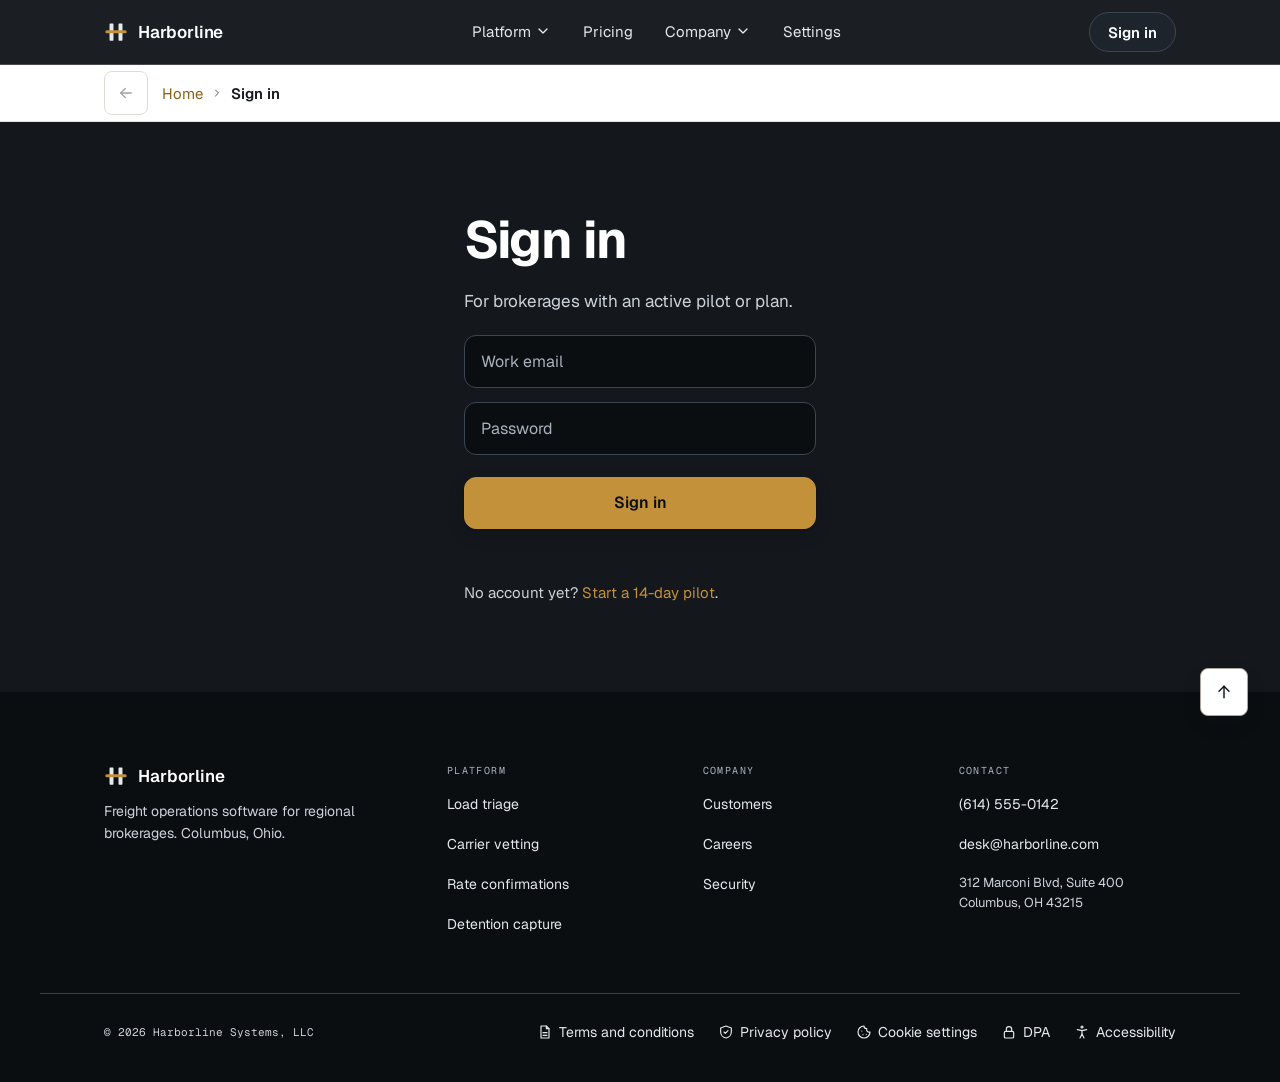
<file: sign-in/index.html>
<!DOCTYPE html>
<html lang="en">
<head>
<meta charset="utf-8">
<meta name="viewport" content="width=device-width, initial-scale=1">
<title>Sign in | Harborline</title>
<meta name="description" content="Sign in to Harborline.">
<meta name="robots" content="index,follow">
<link rel="canonical" href="https://harborline.example.com/sign-in/">
<meta name="theme-color" content="#14181D">
<meta property="og:type" content="website">
<meta property="og:site_name" content="Harborline">
<meta property="og:title" content="Sign in | Harborline">
<meta property="og:description" content="Sign in to Harborline.">
<meta property="og:url" content="https://harborline.example.com/sign-in/">
<meta property="og:image" content="https://harborline.example.com/assets/og-image.png">
<meta property="og:image:width" content="1200">
<meta property="og:image:height" content="630">
<meta property="og:image:alt" content="Harborline wordmark with the headline Cover every load before lunch on a dark ink background">
<meta name="twitter:card" content="summary_large_image">
<meta name="twitter:title" content="Sign in | Harborline">
<meta name="twitter:description" content="Sign in to Harborline.">
<meta name="twitter:image" content="https://harborline.example.com/assets/og-image.png">
<link rel="icon" href="../assets/logo/logo-mark.svg" type="image/svg+xml">
<link rel="icon" href="../assets/logo/favicon-32.png" type="image/png" sizes="32x32">
<link rel="apple-touch-icon" href="../assets/logo/apple-touch-icon.png">
<link rel="manifest" href="../site.webmanifest">
<link rel="preconnect" href="https://fonts.googleapis.com">
<link rel="preconnect" href="https://fonts.gstatic.com" crossorigin="anonymous">
<link href="https://fonts.googleapis.com/css2?family=Geist:wght@400;500;600;700&amp;family=Geist+Mono:wght@400;500&amp;family=Instrument+Serif&amp;display=swap" rel="stylesheet">
<link rel="stylesheet" href="../css/styles.css?v=e7fd9453">
<script src="../js/theme.js?v=02d43f2d"></script>
<link rel="preload" href="../js/main.js?v=f95671fb" as="script">
</head>
<body data-route="sign-in" data-root="../">
<a class="hl-skip" href="#main">Skip to content</a>

<header class="hl-navbar is-fixed" id="top">
  <div class="hl-navbar__inner">
    <a class="hl-navbar__brand" href="../index.html" aria-label="Harborline, home"><svg class="hl-navbar__mark" viewBox="0 0 256 256" aria-hidden="true" focusable="false"><rect x="59" y="36" width="42" height="184" rx="6" fill="#E4E9ED"/><rect x="155" y="36" width="42" height="184" rx="6" fill="#E4E9ED"/><rect x="14" y="108" width="228" height="34" rx="17" fill="#C2913A"/></svg>Harborline</a>

    <nav class="hl-navbar__nav" aria-label="Main">
      <ul class="hl-navbar__list">
      <li class="hl-sub" data-sub>
        <button class="hl-navbar__link hl-sub__btn" type="button" id="sub-platform-btn" aria-expanded="false" aria-controls="sub-platform">Platform<svg class="hl-sub__chev" width="16" height="16" viewBox="0 0 24 24" fill="none" stroke="currentColor" stroke-width="2" stroke-linecap="round" stroke-linejoin="round" aria-hidden="true" focusable="false"><path d="M6 9l6 6 6-6"/></svg></button>
        <ul class="hl-sub__panel" id="sub-platform" aria-label="Platform" hidden>
          <li><a class="hl-sub__link" href="../platform/load-triage/index.html"><svg class="hl-sub__icon" viewBox="0 0 24 24" aria-hidden="true" focusable="false"><rect x="5" y="5" width="14" height="14" rx="2" fill="none" stroke="currentColor" stroke-width="2" stroke-linecap="round" stroke-linejoin="round"></rect><rect class="hl-icon-bar" x="1" y="10.75" width="22" height="2.5" rx="1.25"></rect></svg><span class="hl-sub__text"><span class="hl-sub__title">Load triage</span><span class="hl-sub__desc">One queue for every board posting</span></span></a></li>
          <li><a class="hl-sub__link" href="../platform/carrier-vetting/index.html"><svg class="hl-sub__icon" viewBox="0 0 24 24" aria-hidden="true" focusable="false"><circle cx="12" cy="5.5" r="3" fill="none" stroke="currentColor" stroke-width="2" stroke-linecap="round" stroke-linejoin="round"></circle><path d="M5.5 20.5a6.5 6.5 0 0 1 13 0" fill="none" stroke="currentColor" stroke-width="2" stroke-linecap="round" stroke-linejoin="round"></path><rect class="hl-icon-bar" x="2" y="10.75" width="20" height="2.5" rx="1.25"></rect></svg><span class="hl-sub__text"><span class="hl-sub__title">Carrier vetting</span><span class="hl-sub__desc">Authority and insurance checked before you confirm</span></span></a></li>
          <li><a class="hl-sub__link" href="../platform/rate-confirmations/index.html"><svg class="hl-sub__icon" viewBox="0 0 24 24" aria-hidden="true" focusable="false"><rect x="6" y="3" width="12" height="18" rx="2" fill="none" stroke="currentColor" stroke-width="2" stroke-linecap="round" stroke-linejoin="round"></rect><rect class="hl-icon-bar" x="2" y="10.75" width="20" height="2.5" rx="1.25"></rect></svg><span class="hl-sub__text"><span class="hl-sub__title">Rate confirmations</span><span class="hl-sub__desc">Send, e-sign and file from the load card</span></span></a></li>
          <li><a class="hl-sub__link" href="../platform/detention/index.html"><svg class="hl-sub__icon" viewBox="0 0 24 24" aria-hidden="true" focusable="false"><circle cx="12" cy="12" r="7.5" fill="none" stroke="currentColor" stroke-width="2" stroke-linecap="round" stroke-linejoin="round"></circle><path d="M12 7.5V10" fill="none" stroke="currentColor" stroke-width="2" stroke-linecap="round" stroke-linejoin="round"></path><rect class="hl-icon-bar" x="1" y="10.75" width="22" height="2.5" rx="1.25"></rect></svg><span class="hl-sub__text"><span class="hl-sub__title">Detention capture</span><span class="hl-sub__desc">Dock time turned into line items</span></span></a></li>
          <li class="hl-sub__foot"><a class="hl-sub__all" href="../index.html#platform">Platform overview</a></li>
        </ul>
      </li>
      <li><a class="hl-navbar__link" href="../index.html#pricing">Pricing</a></li>
      <li class="hl-sub" data-sub>
        <button class="hl-navbar__link hl-sub__btn" type="button" id="sub-company-btn" aria-expanded="false" aria-controls="sub-company">Company<svg class="hl-sub__chev" width="16" height="16" viewBox="0 0 24 24" fill="none" stroke="currentColor" stroke-width="2" stroke-linecap="round" stroke-linejoin="round" aria-hidden="true" focusable="false"><path d="M6 9l6 6 6-6"/></svg></button>
        <ul class="hl-sub__panel" id="sub-company" aria-label="Company" hidden>
          <li><a class="hl-sub__link" href="../company/customers/index.html"><span class="hl-sub__text"><span class="hl-sub__title">Customers</span><span class="hl-sub__desc">Brokerages running Harborline</span></span></a></li>
          <li><a class="hl-sub__link" href="../company/careers/index.html"><span class="hl-sub__text"><span class="hl-sub__title">Careers</span><span class="hl-sub__desc">Working on Harborline</span></span></a></li>
          <li><a class="hl-sub__link" href="../company/security/index.html"><span class="hl-sub__text"><span class="hl-sub__title">Security</span><span class="hl-sub__desc">Access, audit trail and your data</span></span></a></li>

        </ul>
      </li>
      <li><a class="hl-navbar__link" href="../settings/index.html">Settings</a></li>
      </ul>
    </nav>

    <div class="hl-navbar__actions">
      <a class="hl-btn hl-btn--quiet" href="../sign-in/index.html" aria-current="page">Sign in</a>
    </div>

    <button class="hl-navbar__toggle" type="button" id="navToggle" aria-expanded="false" aria-controls="navDrawer" aria-label="Open menu">
      <span class="hl-navbar__bars" aria-hidden="true"><span></span><span></span><span></span></span><span aria-hidden="true">Menu</span>
    </button>
  </div>

  <nav class="hl-navbar__drawer" id="navDrawer" aria-label="Main" hidden>
    <p class="hl-drawer__head">Platform</p>
    <ul class="hl-drawer__list"><li><a class="hl-navbar__drawer-link" href="../platform/load-triage/index.html">Load triage</a></li><li><a class="hl-navbar__drawer-link" href="../platform/carrier-vetting/index.html">Carrier vetting</a></li><li><a class="hl-navbar__drawer-link" href="../platform/rate-confirmations/index.html">Rate confirmations</a></li><li><a class="hl-navbar__drawer-link" href="../platform/detention/index.html">Detention capture</a></li></ul>
    <ul class="hl-drawer__list hl-drawer__list--top"><li><a class="hl-navbar__drawer-link" href="../index.html#pricing">Pricing</a></li><li><a class="hl-navbar__drawer-link" href="../settings/index.html">Settings</a></li><li><a class="hl-navbar__drawer-link" href="../sign-in/index.html" aria-current="page">Sign in</a></li></ul>
    <p class="hl-drawer__head">Company</p>
    <ul class="hl-drawer__list"><li><a class="hl-navbar__drawer-link" href="../company/customers/index.html">Customers</a></li><li><a class="hl-navbar__drawer-link" href="../company/careers/index.html">Careers</a></li><li><a class="hl-navbar__drawer-link" href="../company/security/index.html">Security</a></li></ul>
  </nav>
</header>
<div class="hl-backdrop" id="navBackdrop" hidden></div>

<main id="main" tabindex="-1">
  <section class="hl-section hl-section--inverse hl-signin">
    <div class="hl-container hl-signin__inner">
      <h1 class="hl-page__title">Sign in</h1>
      <p class="hl-lead hl-lead--inverse">For brokerages with an active pilot or plan.</p>
      <form class="hl-form" id="signinForm" novalidate="novalidate">
        <div class="hl-field">
          <input class="hl-field__input" id="si-email" name="email" type="email" required="required" autocomplete="username" placeholder=" ">
          <label class="hl-field__label" for="si-email">Work email</label>
        </div>
        <div class="hl-field">
          <input class="hl-field__input" id="si-pass" name="password" type="password" required="required" autocomplete="current-password" placeholder=" ">
          <label class="hl-field__label" for="si-pass">Password</label>
        </div>
        <button class="hl-btn hl-btn--brass hl-btn--lg hl-btn--press" type="submit">Sign in</button>
        <p class="hl-form__note" id="signinNote" role="status" aria-live="polite"></p>
      </form>
      <p class="hl-signin__alt">No account yet? <a href="../index.html#pilot">Start a 14-day pilot</a>.</p>
    </div>
  </section>
</main>

<footer class="hl-footer" id="site-footer">
  <button class="hl-totop hl-totop--docked" type="button" data-totop aria-label="Back to top"><svg width="20" height="20" viewBox="0 0 24 24" fill="none" stroke="currentColor" stroke-width="1.75" stroke-linecap="round" stroke-linejoin="round" aria-hidden="true" focusable="false"><path d="M12 19V5"/><path d="M6 11l6-6 6 6"/></svg></button>
  <div class="hl-container hl-grid hl-grid--footer">
    <div class="hl-footer__brandcol">
      <a class="hl-footer__brand" href="../index.html"><svg class="hl-navbar__mark" viewBox="0 0 256 256" aria-hidden="true" focusable="false"><rect x="59" y="36" width="42" height="184" rx="6" fill="#E4E9ED"/><rect x="155" y="36" width="42" height="184" rx="6" fill="#E4E9ED"/><rect x="14" y="108" width="228" height="34" rx="17" fill="#C2913A"/></svg>Harborline</a>
      <p class="hl-footer__blurb">Freight operations software for regional brokerages. Columbus, Ohio.</p>
    </div>
    <nav class="hl-footer__col" aria-labelledby="ft-platform">
      <h2 class="hl-footer__head" id="ft-platform">Platform</h2>
      <a href="../platform/load-triage/index.html">Load triage</a>
      <a href="../platform/carrier-vetting/index.html">Carrier vetting</a>
      <a href="../platform/rate-confirmations/index.html">Rate confirmations</a>
      <a href="../platform/detention/index.html">Detention capture</a>
    </nav>
    <nav class="hl-footer__col" aria-labelledby="ft-company">
      <h2 class="hl-footer__head" id="ft-company">Company</h2>
      <a href="../company/customers/index.html">Customers</a>
      <a href="../company/careers/index.html">Careers</a>
      <a href="../company/security/index.html">Security</a>
    </nav>
    <div class="hl-footer__col">
      <h2 class="hl-footer__head">Contact</h2>
      <a href="tel:+16145550142">(614) 555-0142</a>
      <a href="mailto:desk@harborline.com">desk@harborline.com</a>
      <p class="hl-footer__addr">312 Marconi Blvd, Suite 400<br>Columbus, OH 43215</p>
    </div>
  </div>
  <div class="hl-container hl-footer__legal">
    <span>© 2026 Harborline Systems, LLC</span>
    <nav class="hl-footer__legalnav" aria-label="Legal"><a href="../legal/terms/index.html"><svg width="16" height="16" viewBox="0 0 24 24" fill="none" stroke="currentColor" stroke-width="1.75" stroke-linecap="round" stroke-linejoin="round" aria-hidden="true" focusable="false"><path d="M14 3H6v18h12V7z"/><path d="M14 3v4h4"/><path d="M9 13h6"/><path d="M9 17h6"/></svg>Terms and conditions</a><a href="../legal/privacy/index.html"><svg width="16" height="16" viewBox="0 0 24 24" fill="none" stroke="currentColor" stroke-width="1.75" stroke-linecap="round" stroke-linejoin="round" aria-hidden="true" focusable="false"><path d="M12 3l8 3v6c0 4.5-3.4 8.3-8 9-4.6-.7-8-4.5-8-9V6z"/><path d="M9 12l2 2 4-4"/></svg>Privacy policy</a><button class="hl-footer__cookie" type="button" data-cookie-open><svg width="16" height="16" viewBox="0 0 24 24" fill="none" stroke="currentColor" stroke-width="1.75" stroke-linecap="round" stroke-linejoin="round" aria-hidden="true" focusable="false"><path d="M12 3a9 9 0 1 0 9 9 4 4 0 0 1-5-5 4 4 0 0 1-4-4z"/><path d="M8.5 10.5v.01"/><path d="M15.5 15.5v.01"/><path d="M10.5 16v.01"/></svg>Cookie settings</button><a href="../legal/dpa/index.html"><svg width="16" height="16" viewBox="0 0 24 24" fill="none" stroke="currentColor" stroke-width="1.75" stroke-linecap="round" stroke-linejoin="round" aria-hidden="true" focusable="false"><rect x="5" y="11" width="14" height="10" rx="2"/><path d="M8 11V8a4 4 0 0 1 8 0v3"/></svg>DPA</a><a href="../legal/accessibility/index.html"><svg width="16" height="16" viewBox="0 0 24 24" fill="none" stroke="currentColor" stroke-width="1.75" stroke-linecap="round" stroke-linejoin="round" aria-hidden="true" focusable="false"><circle cx="12" cy="4.5" r="1.5"/><path d="M5 8.5l7 1.5 7-1.5"/><path d="M12 10v5"/><path d="M9 21l3-6 3 6"/></svg>Accessibility</a></nav>
  </div>
</footer>
<button class="hl-totop hl-totop--floating" type="button" id="toTop" data-totop aria-label="Back to top" aria-hidden="true" tabindex="-1"><svg width="20" height="20" viewBox="0 0 24 24" fill="none" stroke="currentColor" stroke-width="1.75" stroke-linecap="round" stroke-linejoin="round" aria-hidden="true" focusable="false"><path d="M12 19V5"/><path d="M6 11l6-6 6 6"/></svg></button>
<div class="hl-modal" id="cookieModal" hidden>
  <div class="hl-modal__box" role="dialog" aria-modal="true" aria-labelledby="ck-title" aria-describedby="ck-desc">
    <div class="hl-modal__head"><h2 class="hl-modal__title" id="ck-title">Cookie settings</h2><button class="hl-modal__close" type="button" data-cookie-close aria-label="Close cookie settings"><svg width="20" height="20" viewBox="0 0 24 24" fill="none" stroke="currentColor" stroke-width="1.75" stroke-linecap="round" aria-hidden="true" focusable="false"><path d="M6 6l12 12"/><path d="M18 6L6 18"/></svg></button></div>
    <p class="hl-modal__desc" id="ck-desc">This site sets no cookies and runs no analytics or ads. It keeps a few items in this browser so the site looks the way you left it. Choose what it may keep.</p>
    <fieldset class="hl-modal__options"><legend class="hl-sr">Storage choices</legend>
      <label class="hl-modal__opt" for="ck-essential"><input type="checkbox" id="ck-essential" checked="checked" disabled="disabled"><span><span class="hl-modal__opt-title">Essential, always on</span><span class="hl-modal__opt-desc">Remembers these choices.</span></span></label>
      <label class="hl-modal__opt" for="ck-display"><input type="checkbox" id="ck-display"><span><span class="hl-modal__opt-title">Display settings</span><span class="hl-modal__opt-desc">Theme and text size from the Settings page. Turning this off deletes the saved copy.</span></span></label>
    </fieldset>
    <div class="hl-modal__actions"><button class="hl-btn hl-btn--primary hl-btn--lg" type="button" data-cookie-save>Save choices</button><button class="hl-btn hl-btn--ghost hl-btn--lg" type="button" data-cookie-close>Cancel</button><a class="hl-modal__link" href="../legal/privacy/index.html">Privacy policy</a></div>
  </div>
</div>
<div class="hl-toast" id="toast" role="status" aria-live="polite"></div>

<script src="../js/main.js?v=f95671fb" defer="defer"></script>
</body>
</html>
</file>
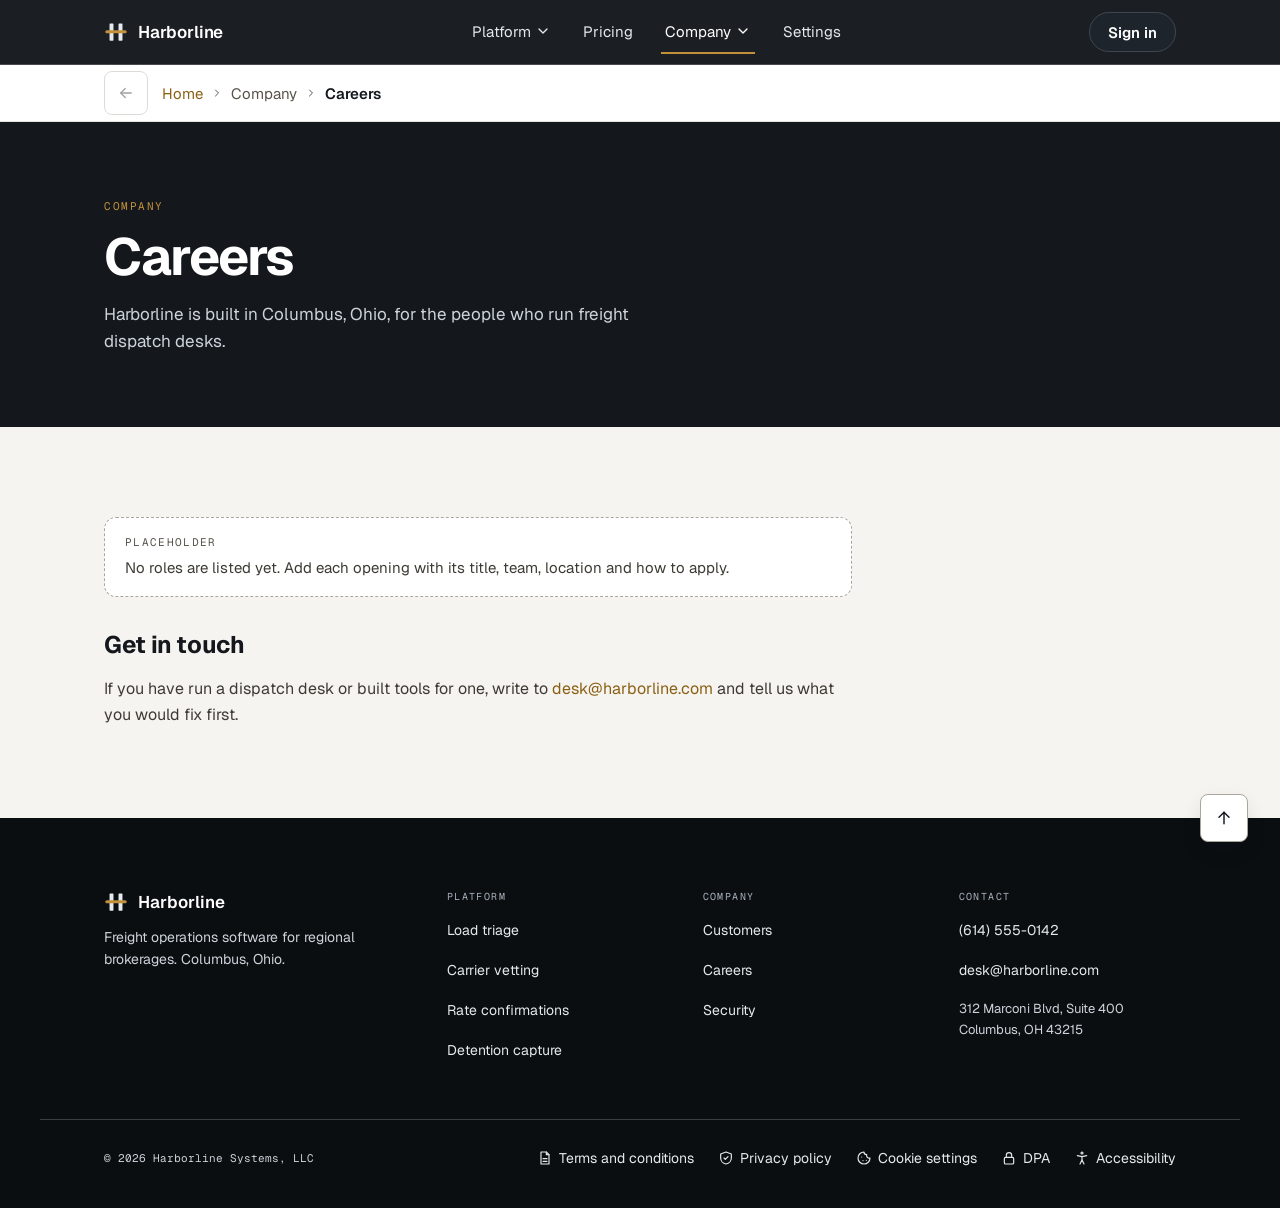
<file: company/careers/index.html>
<!DOCTYPE html>
<html lang="en">
<head>
<meta charset="utf-8">
<meta name="viewport" content="width=device-width, initial-scale=1">
<title>Careers | Harborline</title>
<meta name="description" content="Harborline is built in Columbus, Ohio, for the people who run freight dispatch desks.">
<meta name="robots" content="index,follow">
<link rel="canonical" href="https://harborline.example.com/company/careers/">
<meta name="theme-color" content="#14181D">
<meta property="og:type" content="website">
<meta property="og:site_name" content="Harborline">
<meta property="og:title" content="Careers | Harborline">
<meta property="og:description" content="Harborline is built in Columbus, Ohio, for the people who run freight dispatch desks.">
<meta property="og:url" content="https://harborline.example.com/company/careers/">
<meta property="og:image" content="https://harborline.example.com/assets/og-image.png">
<meta property="og:image:width" content="1200">
<meta property="og:image:height" content="630">
<meta property="og:image:alt" content="Harborline wordmark with the headline Cover every load before lunch on a dark ink background">
<meta name="twitter:card" content="summary_large_image">
<meta name="twitter:title" content="Careers | Harborline">
<meta name="twitter:description" content="Harborline is built in Columbus, Ohio, for the people who run freight dispatch desks.">
<meta name="twitter:image" content="https://harborline.example.com/assets/og-image.png">
<link rel="icon" href="../../assets/logo/logo-mark.svg" type="image/svg+xml">
<link rel="icon" href="../../assets/logo/favicon-32.png" type="image/png" sizes="32x32">
<link rel="apple-touch-icon" href="../../assets/logo/apple-touch-icon.png">
<link rel="manifest" href="../../site.webmanifest">
<link rel="preconnect" href="https://fonts.googleapis.com">
<link rel="preconnect" href="https://fonts.gstatic.com" crossorigin="anonymous">
<link href="https://fonts.googleapis.com/css2?family=Geist:wght@400;500;600;700&amp;family=Geist+Mono:wght@400;500&amp;family=Instrument+Serif&amp;display=swap" rel="stylesheet">
<link rel="stylesheet" href="../../css/styles.css?v=e7fd9453">
<script src="../../js/theme.js?v=02d43f2d"></script>
<link rel="preload" href="../../js/main.js?v=f95671fb" as="script">
</head>
<body data-route="company/careers" data-root="../../">
<a class="hl-skip" href="#main">Skip to content</a>

<header class="hl-navbar is-fixed" id="top">
  <div class="hl-navbar__inner">
    <a class="hl-navbar__brand" href="../../index.html" aria-label="Harborline, home"><svg class="hl-navbar__mark" viewBox="0 0 256 256" aria-hidden="true" focusable="false"><rect x="59" y="36" width="42" height="184" rx="6" fill="#E4E9ED"/><rect x="155" y="36" width="42" height="184" rx="6" fill="#E4E9ED"/><rect x="14" y="108" width="228" height="34" rx="17" fill="#C2913A"/></svg>Harborline</a>

    <nav class="hl-navbar__nav" aria-label="Main">
      <ul class="hl-navbar__list">
      <li class="hl-sub" data-sub>
        <button class="hl-navbar__link hl-sub__btn" type="button" id="sub-platform-btn" aria-expanded="false" aria-controls="sub-platform">Platform<svg class="hl-sub__chev" width="16" height="16" viewBox="0 0 24 24" fill="none" stroke="currentColor" stroke-width="2" stroke-linecap="round" stroke-linejoin="round" aria-hidden="true" focusable="false"><path d="M6 9l6 6 6-6"/></svg></button>
        <ul class="hl-sub__panel" id="sub-platform" aria-label="Platform" hidden>
          <li><a class="hl-sub__link" href="../../platform/load-triage/index.html"><svg class="hl-sub__icon" viewBox="0 0 24 24" aria-hidden="true" focusable="false"><rect x="5" y="5" width="14" height="14" rx="2" fill="none" stroke="currentColor" stroke-width="2" stroke-linecap="round" stroke-linejoin="round"></rect><rect class="hl-icon-bar" x="1" y="10.75" width="22" height="2.5" rx="1.25"></rect></svg><span class="hl-sub__text"><span class="hl-sub__title">Load triage</span><span class="hl-sub__desc">One queue for every board posting</span></span></a></li>
          <li><a class="hl-sub__link" href="../../platform/carrier-vetting/index.html"><svg class="hl-sub__icon" viewBox="0 0 24 24" aria-hidden="true" focusable="false"><circle cx="12" cy="5.5" r="3" fill="none" stroke="currentColor" stroke-width="2" stroke-linecap="round" stroke-linejoin="round"></circle><path d="M5.5 20.5a6.5 6.5 0 0 1 13 0" fill="none" stroke="currentColor" stroke-width="2" stroke-linecap="round" stroke-linejoin="round"></path><rect class="hl-icon-bar" x="2" y="10.75" width="20" height="2.5" rx="1.25"></rect></svg><span class="hl-sub__text"><span class="hl-sub__title">Carrier vetting</span><span class="hl-sub__desc">Authority and insurance checked before you confirm</span></span></a></li>
          <li><a class="hl-sub__link" href="../../platform/rate-confirmations/index.html"><svg class="hl-sub__icon" viewBox="0 0 24 24" aria-hidden="true" focusable="false"><rect x="6" y="3" width="12" height="18" rx="2" fill="none" stroke="currentColor" stroke-width="2" stroke-linecap="round" stroke-linejoin="round"></rect><rect class="hl-icon-bar" x="2" y="10.75" width="20" height="2.5" rx="1.25"></rect></svg><span class="hl-sub__text"><span class="hl-sub__title">Rate confirmations</span><span class="hl-sub__desc">Send, e-sign and file from the load card</span></span></a></li>
          <li><a class="hl-sub__link" href="../../platform/detention/index.html"><svg class="hl-sub__icon" viewBox="0 0 24 24" aria-hidden="true" focusable="false"><circle cx="12" cy="12" r="7.5" fill="none" stroke="currentColor" stroke-width="2" stroke-linecap="round" stroke-linejoin="round"></circle><path d="M12 7.5V10" fill="none" stroke="currentColor" stroke-width="2" stroke-linecap="round" stroke-linejoin="round"></path><rect class="hl-icon-bar" x="1" y="10.75" width="22" height="2.5" rx="1.25"></rect></svg><span class="hl-sub__text"><span class="hl-sub__title">Detention capture</span><span class="hl-sub__desc">Dock time turned into line items</span></span></a></li>
          <li class="hl-sub__foot"><a class="hl-sub__all" href="../../index.html#platform">Platform overview</a></li>
        </ul>
      </li>
      <li><a class="hl-navbar__link" href="../../index.html#pricing">Pricing</a></li>
      <li class="hl-sub" data-sub>
        <button class="hl-navbar__link hl-sub__btn is-current" type="button" id="sub-company-btn" aria-expanded="false" aria-controls="sub-company">Company<svg class="hl-sub__chev" width="16" height="16" viewBox="0 0 24 24" fill="none" stroke="currentColor" stroke-width="2" stroke-linecap="round" stroke-linejoin="round" aria-hidden="true" focusable="false"><path d="M6 9l6 6 6-6"/></svg></button>
        <ul class="hl-sub__panel" id="sub-company" aria-label="Company" hidden>
          <li><a class="hl-sub__link" href="../../company/customers/index.html"><span class="hl-sub__text"><span class="hl-sub__title">Customers</span><span class="hl-sub__desc">Brokerages running Harborline</span></span></a></li>
          <li><a class="hl-sub__link" href="../../company/careers/index.html" aria-current="page"><span class="hl-sub__text"><span class="hl-sub__title">Careers</span><span class="hl-sub__desc">Working on Harborline</span></span></a></li>
          <li><a class="hl-sub__link" href="../../company/security/index.html"><span class="hl-sub__text"><span class="hl-sub__title">Security</span><span class="hl-sub__desc">Access, audit trail and your data</span></span></a></li>

        </ul>
      </li>
      <li><a class="hl-navbar__link" href="../../settings/index.html">Settings</a></li>
      </ul>
    </nav>

    <div class="hl-navbar__actions">
      <a class="hl-btn hl-btn--quiet" href="../../sign-in/index.html">Sign in</a>
    </div>

    <button class="hl-navbar__toggle" type="button" id="navToggle" aria-expanded="false" aria-controls="navDrawer" aria-label="Open menu">
      <span class="hl-navbar__bars" aria-hidden="true"><span></span><span></span><span></span></span><span aria-hidden="true">Menu</span>
    </button>
  </div>

  <nav class="hl-navbar__drawer" id="navDrawer" aria-label="Main" hidden>
    <p class="hl-drawer__head">Platform</p>
    <ul class="hl-drawer__list"><li><a class="hl-navbar__drawer-link" href="../../platform/load-triage/index.html">Load triage</a></li><li><a class="hl-navbar__drawer-link" href="../../platform/carrier-vetting/index.html">Carrier vetting</a></li><li><a class="hl-navbar__drawer-link" href="../../platform/rate-confirmations/index.html">Rate confirmations</a></li><li><a class="hl-navbar__drawer-link" href="../../platform/detention/index.html">Detention capture</a></li></ul>
    <ul class="hl-drawer__list hl-drawer__list--top"><li><a class="hl-navbar__drawer-link" href="../../index.html#pricing">Pricing</a></li><li><a class="hl-navbar__drawer-link" href="../../settings/index.html">Settings</a></li><li><a class="hl-navbar__drawer-link" href="../../sign-in/index.html">Sign in</a></li></ul>
    <p class="hl-drawer__head">Company</p>
    <ul class="hl-drawer__list"><li><a class="hl-navbar__drawer-link" href="../../company/customers/index.html">Customers</a></li><li><a class="hl-navbar__drawer-link" href="../../company/careers/index.html" aria-current="page">Careers</a></li><li><a class="hl-navbar__drawer-link" href="../../company/security/index.html">Security</a></li></ul>
  </nav>
</header>
<div class="hl-backdrop" id="navBackdrop" hidden></div>

<main id="main" tabindex="-1">
  <section class="hl-pagehead">
    <div class="hl-container hl-pagehead__inner">

      <p class="hl-eyebrow hl-eyebrow--brass">Company</p>
      <h1 class="hl-page__title">Careers</h1>
      <p class="hl-lead hl-lead--inverse">Harborline is built in Columbus, Ohio, for the people who run freight dispatch desks.</p>

    </div>
  </section>
  <section class="hl-section hl-section--canvas">
    <div class="hl-container hl-pagegrid hl-pagegrid--single">
      <div class="hl-prose">
        <div class="hl-note" role="note"><p class="hl-note__label">Placeholder</p><p>No roles are listed yet. Add each opening with its title, team, location and how to apply.</p></div>
        <h2>Get in touch</h2>
        <p>If you have run a dispatch desk or built tools for one, write to <a href="mailto:desk@harborline.com">desk@harborline.com</a> and tell us what you would fix first.</p>
      </div>
    </div>
  </section>
</main>

<footer class="hl-footer" id="site-footer">
  <button class="hl-totop hl-totop--docked" type="button" data-totop aria-label="Back to top"><svg width="20" height="20" viewBox="0 0 24 24" fill="none" stroke="currentColor" stroke-width="1.75" stroke-linecap="round" stroke-linejoin="round" aria-hidden="true" focusable="false"><path d="M12 19V5"/><path d="M6 11l6-6 6 6"/></svg></button>
  <div class="hl-container hl-grid hl-grid--footer">
    <div class="hl-footer__brandcol">
      <a class="hl-footer__brand" href="../../index.html"><svg class="hl-navbar__mark" viewBox="0 0 256 256" aria-hidden="true" focusable="false"><rect x="59" y="36" width="42" height="184" rx="6" fill="#E4E9ED"/><rect x="155" y="36" width="42" height="184" rx="6" fill="#E4E9ED"/><rect x="14" y="108" width="228" height="34" rx="17" fill="#C2913A"/></svg>Harborline</a>
      <p class="hl-footer__blurb">Freight operations software for regional brokerages. Columbus, Ohio.</p>
    </div>
    <nav class="hl-footer__col" aria-labelledby="ft-platform">
      <h2 class="hl-footer__head" id="ft-platform">Platform</h2>
      <a href="../../platform/load-triage/index.html">Load triage</a>
      <a href="../../platform/carrier-vetting/index.html">Carrier vetting</a>
      <a href="../../platform/rate-confirmations/index.html">Rate confirmations</a>
      <a href="../../platform/detention/index.html">Detention capture</a>
    </nav>
    <nav class="hl-footer__col" aria-labelledby="ft-company">
      <h2 class="hl-footer__head" id="ft-company">Company</h2>
      <a href="../../company/customers/index.html">Customers</a>
      <a href="../../company/careers/index.html">Careers</a>
      <a href="../../company/security/index.html">Security</a>
    </nav>
    <div class="hl-footer__col">
      <h2 class="hl-footer__head">Contact</h2>
      <a href="tel:+16145550142">(614) 555-0142</a>
      <a href="mailto:desk@harborline.com">desk@harborline.com</a>
      <p class="hl-footer__addr">312 Marconi Blvd, Suite 400<br>Columbus, OH 43215</p>
    </div>
  </div>
  <div class="hl-container hl-footer__legal">
    <span>© 2026 Harborline Systems, LLC</span>
    <nav class="hl-footer__legalnav" aria-label="Legal"><a href="../../legal/terms/index.html"><svg width="16" height="16" viewBox="0 0 24 24" fill="none" stroke="currentColor" stroke-width="1.75" stroke-linecap="round" stroke-linejoin="round" aria-hidden="true" focusable="false"><path d="M14 3H6v18h12V7z"/><path d="M14 3v4h4"/><path d="M9 13h6"/><path d="M9 17h6"/></svg>Terms and conditions</a><a href="../../legal/privacy/index.html"><svg width="16" height="16" viewBox="0 0 24 24" fill="none" stroke="currentColor" stroke-width="1.75" stroke-linecap="round" stroke-linejoin="round" aria-hidden="true" focusable="false"><path d="M12 3l8 3v6c0 4.5-3.4 8.3-8 9-4.6-.7-8-4.5-8-9V6z"/><path d="M9 12l2 2 4-4"/></svg>Privacy policy</a><button class="hl-footer__cookie" type="button" data-cookie-open><svg width="16" height="16" viewBox="0 0 24 24" fill="none" stroke="currentColor" stroke-width="1.75" stroke-linecap="round" stroke-linejoin="round" aria-hidden="true" focusable="false"><path d="M12 3a9 9 0 1 0 9 9 4 4 0 0 1-5-5 4 4 0 0 1-4-4z"/><path d="M8.5 10.5v.01"/><path d="M15.5 15.5v.01"/><path d="M10.5 16v.01"/></svg>Cookie settings</button><a href="../../legal/dpa/index.html"><svg width="16" height="16" viewBox="0 0 24 24" fill="none" stroke="currentColor" stroke-width="1.75" stroke-linecap="round" stroke-linejoin="round" aria-hidden="true" focusable="false"><rect x="5" y="11" width="14" height="10" rx="2"/><path d="M8 11V8a4 4 0 0 1 8 0v3"/></svg>DPA</a><a href="../../legal/accessibility/index.html"><svg width="16" height="16" viewBox="0 0 24 24" fill="none" stroke="currentColor" stroke-width="1.75" stroke-linecap="round" stroke-linejoin="round" aria-hidden="true" focusable="false"><circle cx="12" cy="4.5" r="1.5"/><path d="M5 8.5l7 1.5 7-1.5"/><path d="M12 10v5"/><path d="M9 21l3-6 3 6"/></svg>Accessibility</a></nav>
  </div>
</footer>
<button class="hl-totop hl-totop--floating" type="button" id="toTop" data-totop aria-label="Back to top" aria-hidden="true" tabindex="-1"><svg width="20" height="20" viewBox="0 0 24 24" fill="none" stroke="currentColor" stroke-width="1.75" stroke-linecap="round" stroke-linejoin="round" aria-hidden="true" focusable="false"><path d="M12 19V5"/><path d="M6 11l6-6 6 6"/></svg></button>
<div class="hl-modal" id="cookieModal" hidden>
  <div class="hl-modal__box" role="dialog" aria-modal="true" aria-labelledby="ck-title" aria-describedby="ck-desc">
    <div class="hl-modal__head"><h2 class="hl-modal__title" id="ck-title">Cookie settings</h2><button class="hl-modal__close" type="button" data-cookie-close aria-label="Close cookie settings"><svg width="20" height="20" viewBox="0 0 24 24" fill="none" stroke="currentColor" stroke-width="1.75" stroke-linecap="round" aria-hidden="true" focusable="false"><path d="M6 6l12 12"/><path d="M18 6L6 18"/></svg></button></div>
    <p class="hl-modal__desc" id="ck-desc">This site sets no cookies and runs no analytics or ads. It keeps a few items in this browser so the site looks the way you left it. Choose what it may keep.</p>
    <fieldset class="hl-modal__options"><legend class="hl-sr">Storage choices</legend>
      <label class="hl-modal__opt" for="ck-essential"><input type="checkbox" id="ck-essential" checked="checked" disabled="disabled"><span><span class="hl-modal__opt-title">Essential, always on</span><span class="hl-modal__opt-desc">Remembers these choices.</span></span></label>
      <label class="hl-modal__opt" for="ck-display"><input type="checkbox" id="ck-display"><span><span class="hl-modal__opt-title">Display settings</span><span class="hl-modal__opt-desc">Theme and text size from the Settings page. Turning this off deletes the saved copy.</span></span></label>
    </fieldset>
    <div class="hl-modal__actions"><button class="hl-btn hl-btn--primary hl-btn--lg" type="button" data-cookie-save>Save choices</button><button class="hl-btn hl-btn--ghost hl-btn--lg" type="button" data-cookie-close>Cancel</button><a class="hl-modal__link" href="../../legal/privacy/index.html">Privacy policy</a></div>
  </div>
</div>
<div class="hl-toast" id="toast" role="status" aria-live="polite"></div>

<script src="../../js/main.js?v=f95671fb" defer="defer"></script>
</body>
</html>
</file>
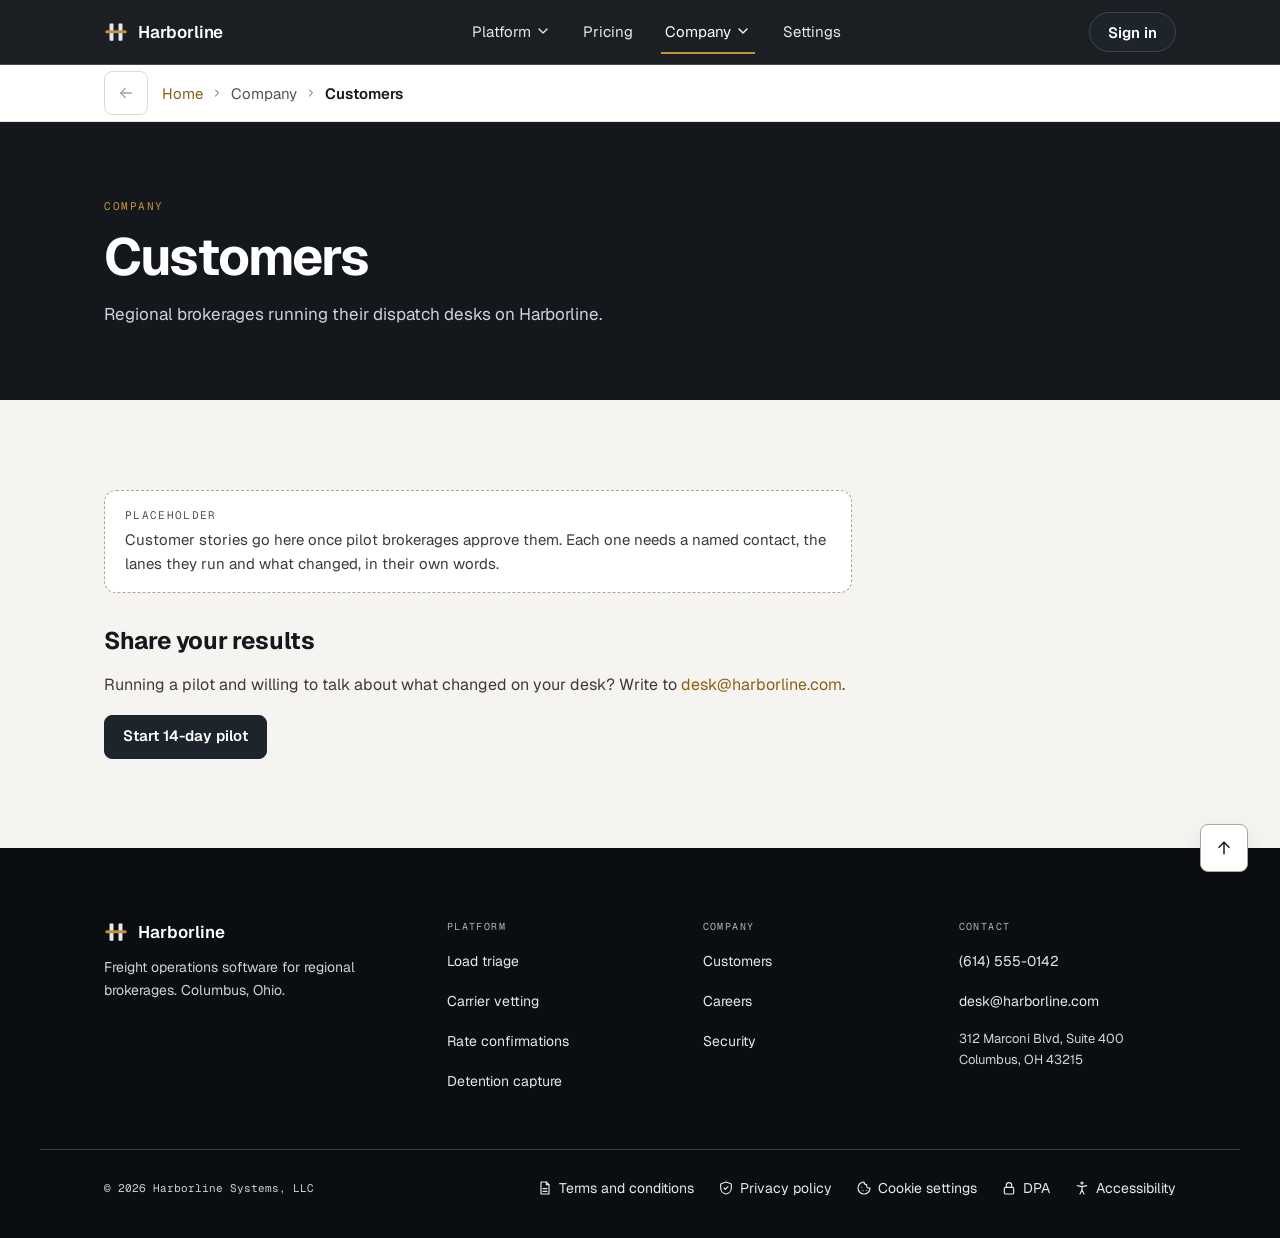
<file: company/customers/index.html>
<!DOCTYPE html>
<html lang="en">
<head>
<meta charset="utf-8">
<meta name="viewport" content="width=device-width, initial-scale=1">
<title>Customers | Harborline</title>
<meta name="description" content="Regional brokerages running their dispatch desks on Harborline.">
<meta name="robots" content="index,follow">
<link rel="canonical" href="https://harborline.example.com/company/customers/">
<meta name="theme-color" content="#14181D">
<meta property="og:type" content="website">
<meta property="og:site_name" content="Harborline">
<meta property="og:title" content="Customers | Harborline">
<meta property="og:description" content="Regional brokerages running their dispatch desks on Harborline.">
<meta property="og:url" content="https://harborline.example.com/company/customers/">
<meta property="og:image" content="https://harborline.example.com/assets/og-image.png">
<meta property="og:image:width" content="1200">
<meta property="og:image:height" content="630">
<meta property="og:image:alt" content="Harborline wordmark with the headline Cover every load before lunch on a dark ink background">
<meta name="twitter:card" content="summary_large_image">
<meta name="twitter:title" content="Customers | Harborline">
<meta name="twitter:description" content="Regional brokerages running their dispatch desks on Harborline.">
<meta name="twitter:image" content="https://harborline.example.com/assets/og-image.png">
<link rel="icon" href="../../assets/logo/logo-mark.svg" type="image/svg+xml">
<link rel="icon" href="../../assets/logo/favicon-32.png" type="image/png" sizes="32x32">
<link rel="apple-touch-icon" href="../../assets/logo/apple-touch-icon.png">
<link rel="manifest" href="../../site.webmanifest">
<link rel="preconnect" href="https://fonts.googleapis.com">
<link rel="preconnect" href="https://fonts.gstatic.com" crossorigin="anonymous">
<link href="https://fonts.googleapis.com/css2?family=Geist:wght@400;500;600;700&amp;family=Geist+Mono:wght@400;500&amp;family=Instrument+Serif&amp;display=swap" rel="stylesheet">
<link rel="stylesheet" href="../../css/styles.css?v=e7fd9453">
<script src="../../js/theme.js?v=02d43f2d"></script>
<link rel="preload" href="../../js/main.js?v=f95671fb" as="script">
</head>
<body data-route="company/customers" data-root="../../">
<a class="hl-skip" href="#main">Skip to content</a>

<header class="hl-navbar is-fixed" id="top">
  <div class="hl-navbar__inner">
    <a class="hl-navbar__brand" href="../../index.html" aria-label="Harborline, home"><svg class="hl-navbar__mark" viewBox="0 0 256 256" aria-hidden="true" focusable="false"><rect x="59" y="36" width="42" height="184" rx="6" fill="#E4E9ED"/><rect x="155" y="36" width="42" height="184" rx="6" fill="#E4E9ED"/><rect x="14" y="108" width="228" height="34" rx="17" fill="#C2913A"/></svg>Harborline</a>

    <nav class="hl-navbar__nav" aria-label="Main">
      <ul class="hl-navbar__list">
      <li class="hl-sub" data-sub>
        <button class="hl-navbar__link hl-sub__btn" type="button" id="sub-platform-btn" aria-expanded="false" aria-controls="sub-platform">Platform<svg class="hl-sub__chev" width="16" height="16" viewBox="0 0 24 24" fill="none" stroke="currentColor" stroke-width="2" stroke-linecap="round" stroke-linejoin="round" aria-hidden="true" focusable="false"><path d="M6 9l6 6 6-6"/></svg></button>
        <ul class="hl-sub__panel" id="sub-platform" aria-label="Platform" hidden>
          <li><a class="hl-sub__link" href="../../platform/load-triage/index.html"><svg class="hl-sub__icon" viewBox="0 0 24 24" aria-hidden="true" focusable="false"><rect x="5" y="5" width="14" height="14" rx="2" fill="none" stroke="currentColor" stroke-width="2" stroke-linecap="round" stroke-linejoin="round"></rect><rect class="hl-icon-bar" x="1" y="10.75" width="22" height="2.5" rx="1.25"></rect></svg><span class="hl-sub__text"><span class="hl-sub__title">Load triage</span><span class="hl-sub__desc">One queue for every board posting</span></span></a></li>
          <li><a class="hl-sub__link" href="../../platform/carrier-vetting/index.html"><svg class="hl-sub__icon" viewBox="0 0 24 24" aria-hidden="true" focusable="false"><circle cx="12" cy="5.5" r="3" fill="none" stroke="currentColor" stroke-width="2" stroke-linecap="round" stroke-linejoin="round"></circle><path d="M5.5 20.5a6.5 6.5 0 0 1 13 0" fill="none" stroke="currentColor" stroke-width="2" stroke-linecap="round" stroke-linejoin="round"></path><rect class="hl-icon-bar" x="2" y="10.75" width="20" height="2.5" rx="1.25"></rect></svg><span class="hl-sub__text"><span class="hl-sub__title">Carrier vetting</span><span class="hl-sub__desc">Authority and insurance checked before you confirm</span></span></a></li>
          <li><a class="hl-sub__link" href="../../platform/rate-confirmations/index.html"><svg class="hl-sub__icon" viewBox="0 0 24 24" aria-hidden="true" focusable="false"><rect x="6" y="3" width="12" height="18" rx="2" fill="none" stroke="currentColor" stroke-width="2" stroke-linecap="round" stroke-linejoin="round"></rect><rect class="hl-icon-bar" x="2" y="10.75" width="20" height="2.5" rx="1.25"></rect></svg><span class="hl-sub__text"><span class="hl-sub__title">Rate confirmations</span><span class="hl-sub__desc">Send, e-sign and file from the load card</span></span></a></li>
          <li><a class="hl-sub__link" href="../../platform/detention/index.html"><svg class="hl-sub__icon" viewBox="0 0 24 24" aria-hidden="true" focusable="false"><circle cx="12" cy="12" r="7.5" fill="none" stroke="currentColor" stroke-width="2" stroke-linecap="round" stroke-linejoin="round"></circle><path d="M12 7.5V10" fill="none" stroke="currentColor" stroke-width="2" stroke-linecap="round" stroke-linejoin="round"></path><rect class="hl-icon-bar" x="1" y="10.75" width="22" height="2.5" rx="1.25"></rect></svg><span class="hl-sub__text"><span class="hl-sub__title">Detention capture</span><span class="hl-sub__desc">Dock time turned into line items</span></span></a></li>
          <li class="hl-sub__foot"><a class="hl-sub__all" href="../../index.html#platform">Platform overview</a></li>
        </ul>
      </li>
      <li><a class="hl-navbar__link" href="../../index.html#pricing">Pricing</a></li>
      <li class="hl-sub" data-sub>
        <button class="hl-navbar__link hl-sub__btn is-current" type="button" id="sub-company-btn" aria-expanded="false" aria-controls="sub-company">Company<svg class="hl-sub__chev" width="16" height="16" viewBox="0 0 24 24" fill="none" stroke="currentColor" stroke-width="2" stroke-linecap="round" stroke-linejoin="round" aria-hidden="true" focusable="false"><path d="M6 9l6 6 6-6"/></svg></button>
        <ul class="hl-sub__panel" id="sub-company" aria-label="Company" hidden>
          <li><a class="hl-sub__link" href="../../company/customers/index.html" aria-current="page"><span class="hl-sub__text"><span class="hl-sub__title">Customers</span><span class="hl-sub__desc">Brokerages running Harborline</span></span></a></li>
          <li><a class="hl-sub__link" href="../../company/careers/index.html"><span class="hl-sub__text"><span class="hl-sub__title">Careers</span><span class="hl-sub__desc">Working on Harborline</span></span></a></li>
          <li><a class="hl-sub__link" href="../../company/security/index.html"><span class="hl-sub__text"><span class="hl-sub__title">Security</span><span class="hl-sub__desc">Access, audit trail and your data</span></span></a></li>

        </ul>
      </li>
      <li><a class="hl-navbar__link" href="../../settings/index.html">Settings</a></li>
      </ul>
    </nav>

    <div class="hl-navbar__actions">
      <a class="hl-btn hl-btn--quiet" href="../../sign-in/index.html">Sign in</a>
    </div>

    <button class="hl-navbar__toggle" type="button" id="navToggle" aria-expanded="false" aria-controls="navDrawer" aria-label="Open menu">
      <span class="hl-navbar__bars" aria-hidden="true"><span></span><span></span><span></span></span><span aria-hidden="true">Menu</span>
    </button>
  </div>

  <nav class="hl-navbar__drawer" id="navDrawer" aria-label="Main" hidden>
    <p class="hl-drawer__head">Platform</p>
    <ul class="hl-drawer__list"><li><a class="hl-navbar__drawer-link" href="../../platform/load-triage/index.html">Load triage</a></li><li><a class="hl-navbar__drawer-link" href="../../platform/carrier-vetting/index.html">Carrier vetting</a></li><li><a class="hl-navbar__drawer-link" href="../../platform/rate-confirmations/index.html">Rate confirmations</a></li><li><a class="hl-navbar__drawer-link" href="../../platform/detention/index.html">Detention capture</a></li></ul>
    <ul class="hl-drawer__list hl-drawer__list--top"><li><a class="hl-navbar__drawer-link" href="../../index.html#pricing">Pricing</a></li><li><a class="hl-navbar__drawer-link" href="../../settings/index.html">Settings</a></li><li><a class="hl-navbar__drawer-link" href="../../sign-in/index.html">Sign in</a></li></ul>
    <p class="hl-drawer__head">Company</p>
    <ul class="hl-drawer__list"><li><a class="hl-navbar__drawer-link" href="../../company/customers/index.html" aria-current="page">Customers</a></li><li><a class="hl-navbar__drawer-link" href="../../company/careers/index.html">Careers</a></li><li><a class="hl-navbar__drawer-link" href="../../company/security/index.html">Security</a></li></ul>
  </nav>
</header>
<div class="hl-backdrop" id="navBackdrop" hidden></div>

<main id="main" tabindex="-1">
  <section class="hl-pagehead">
    <div class="hl-container hl-pagehead__inner">

      <p class="hl-eyebrow hl-eyebrow--brass">Company</p>
      <h1 class="hl-page__title">Customers</h1>
      <p class="hl-lead hl-lead--inverse">Regional brokerages running their dispatch desks on Harborline.</p>

    </div>
  </section>
  <section class="hl-section hl-section--canvas">
    <div class="hl-container hl-pagegrid hl-pagegrid--single">
      <div class="hl-prose">
        <div class="hl-note" role="note"><p class="hl-note__label">Placeholder</p><p>Customer stories go here once pilot brokerages approve them. Each one needs a named contact, the lanes they run and what changed, in their own words.</p></div>
        <h2>Share your results</h2>
        <p>Running a pilot and willing to talk about what changed on your desk? Write to <a href="mailto:desk@harborline.com">desk@harborline.com</a>.</p>
        <p><a class="hl-btn hl-btn--primary" href="../../index.html#pilot">Start 14-day pilot</a></p>
      </div>
    </div>
  </section>
</main>

<footer class="hl-footer" id="site-footer">
  <button class="hl-totop hl-totop--docked" type="button" data-totop aria-label="Back to top"><svg width="20" height="20" viewBox="0 0 24 24" fill="none" stroke="currentColor" stroke-width="1.75" stroke-linecap="round" stroke-linejoin="round" aria-hidden="true" focusable="false"><path d="M12 19V5"/><path d="M6 11l6-6 6 6"/></svg></button>
  <div class="hl-container hl-grid hl-grid--footer">
    <div class="hl-footer__brandcol">
      <a class="hl-footer__brand" href="../../index.html"><svg class="hl-navbar__mark" viewBox="0 0 256 256" aria-hidden="true" focusable="false"><rect x="59" y="36" width="42" height="184" rx="6" fill="#E4E9ED"/><rect x="155" y="36" width="42" height="184" rx="6" fill="#E4E9ED"/><rect x="14" y="108" width="228" height="34" rx="17" fill="#C2913A"/></svg>Harborline</a>
      <p class="hl-footer__blurb">Freight operations software for regional brokerages. Columbus, Ohio.</p>
    </div>
    <nav class="hl-footer__col" aria-labelledby="ft-platform">
      <h2 class="hl-footer__head" id="ft-platform">Platform</h2>
      <a href="../../platform/load-triage/index.html">Load triage</a>
      <a href="../../platform/carrier-vetting/index.html">Carrier vetting</a>
      <a href="../../platform/rate-confirmations/index.html">Rate confirmations</a>
      <a href="../../platform/detention/index.html">Detention capture</a>
    </nav>
    <nav class="hl-footer__col" aria-labelledby="ft-company">
      <h2 class="hl-footer__head" id="ft-company">Company</h2>
      <a href="../../company/customers/index.html">Customers</a>
      <a href="../../company/careers/index.html">Careers</a>
      <a href="../../company/security/index.html">Security</a>
    </nav>
    <div class="hl-footer__col">
      <h2 class="hl-footer__head">Contact</h2>
      <a href="tel:+16145550142">(614) 555-0142</a>
      <a href="mailto:desk@harborline.com">desk@harborline.com</a>
      <p class="hl-footer__addr">312 Marconi Blvd, Suite 400<br>Columbus, OH 43215</p>
    </div>
  </div>
  <div class="hl-container hl-footer__legal">
    <span>© 2026 Harborline Systems, LLC</span>
    <nav class="hl-footer__legalnav" aria-label="Legal"><a href="../../legal/terms/index.html"><svg width="16" height="16" viewBox="0 0 24 24" fill="none" stroke="currentColor" stroke-width="1.75" stroke-linecap="round" stroke-linejoin="round" aria-hidden="true" focusable="false"><path d="M14 3H6v18h12V7z"/><path d="M14 3v4h4"/><path d="M9 13h6"/><path d="M9 17h6"/></svg>Terms and conditions</a><a href="../../legal/privacy/index.html"><svg width="16" height="16" viewBox="0 0 24 24" fill="none" stroke="currentColor" stroke-width="1.75" stroke-linecap="round" stroke-linejoin="round" aria-hidden="true" focusable="false"><path d="M12 3l8 3v6c0 4.5-3.4 8.3-8 9-4.6-.7-8-4.5-8-9V6z"/><path d="M9 12l2 2 4-4"/></svg>Privacy policy</a><button class="hl-footer__cookie" type="button" data-cookie-open><svg width="16" height="16" viewBox="0 0 24 24" fill="none" stroke="currentColor" stroke-width="1.75" stroke-linecap="round" stroke-linejoin="round" aria-hidden="true" focusable="false"><path d="M12 3a9 9 0 1 0 9 9 4 4 0 0 1-5-5 4 4 0 0 1-4-4z"/><path d="M8.5 10.5v.01"/><path d="M15.5 15.5v.01"/><path d="M10.5 16v.01"/></svg>Cookie settings</button><a href="../../legal/dpa/index.html"><svg width="16" height="16" viewBox="0 0 24 24" fill="none" stroke="currentColor" stroke-width="1.75" stroke-linecap="round" stroke-linejoin="round" aria-hidden="true" focusable="false"><rect x="5" y="11" width="14" height="10" rx="2"/><path d="M8 11V8a4 4 0 0 1 8 0v3"/></svg>DPA</a><a href="../../legal/accessibility/index.html"><svg width="16" height="16" viewBox="0 0 24 24" fill="none" stroke="currentColor" stroke-width="1.75" stroke-linecap="round" stroke-linejoin="round" aria-hidden="true" focusable="false"><circle cx="12" cy="4.5" r="1.5"/><path d="M5 8.5l7 1.5 7-1.5"/><path d="M12 10v5"/><path d="M9 21l3-6 3 6"/></svg>Accessibility</a></nav>
  </div>
</footer>
<button class="hl-totop hl-totop--floating" type="button" id="toTop" data-totop aria-label="Back to top" aria-hidden="true" tabindex="-1"><svg width="20" height="20" viewBox="0 0 24 24" fill="none" stroke="currentColor" stroke-width="1.75" stroke-linecap="round" stroke-linejoin="round" aria-hidden="true" focusable="false"><path d="M12 19V5"/><path d="M6 11l6-6 6 6"/></svg></button>
<div class="hl-modal" id="cookieModal" hidden>
  <div class="hl-modal__box" role="dialog" aria-modal="true" aria-labelledby="ck-title" aria-describedby="ck-desc">
    <div class="hl-modal__head"><h2 class="hl-modal__title" id="ck-title">Cookie settings</h2><button class="hl-modal__close" type="button" data-cookie-close aria-label="Close cookie settings"><svg width="20" height="20" viewBox="0 0 24 24" fill="none" stroke="currentColor" stroke-width="1.75" stroke-linecap="round" aria-hidden="true" focusable="false"><path d="M6 6l12 12"/><path d="M18 6L6 18"/></svg></button></div>
    <p class="hl-modal__desc" id="ck-desc">This site sets no cookies and runs no analytics or ads. It keeps a few items in this browser so the site looks the way you left it. Choose what it may keep.</p>
    <fieldset class="hl-modal__options"><legend class="hl-sr">Storage choices</legend>
      <label class="hl-modal__opt" for="ck-essential"><input type="checkbox" id="ck-essential" checked="checked" disabled="disabled"><span><span class="hl-modal__opt-title">Essential, always on</span><span class="hl-modal__opt-desc">Remembers these choices.</span></span></label>
      <label class="hl-modal__opt" for="ck-display"><input type="checkbox" id="ck-display"><span><span class="hl-modal__opt-title">Display settings</span><span class="hl-modal__opt-desc">Theme and text size from the Settings page. Turning this off deletes the saved copy.</span></span></label>
    </fieldset>
    <div class="hl-modal__actions"><button class="hl-btn hl-btn--primary hl-btn--lg" type="button" data-cookie-save>Save choices</button><button class="hl-btn hl-btn--ghost hl-btn--lg" type="button" data-cookie-close>Cancel</button><a class="hl-modal__link" href="../../legal/privacy/index.html">Privacy policy</a></div>
  </div>
</div>
<div class="hl-toast" id="toast" role="status" aria-live="polite"></div>

<script src="../../js/main.js?v=f95671fb" defer="defer"></script>
</body>
</html>
</file>
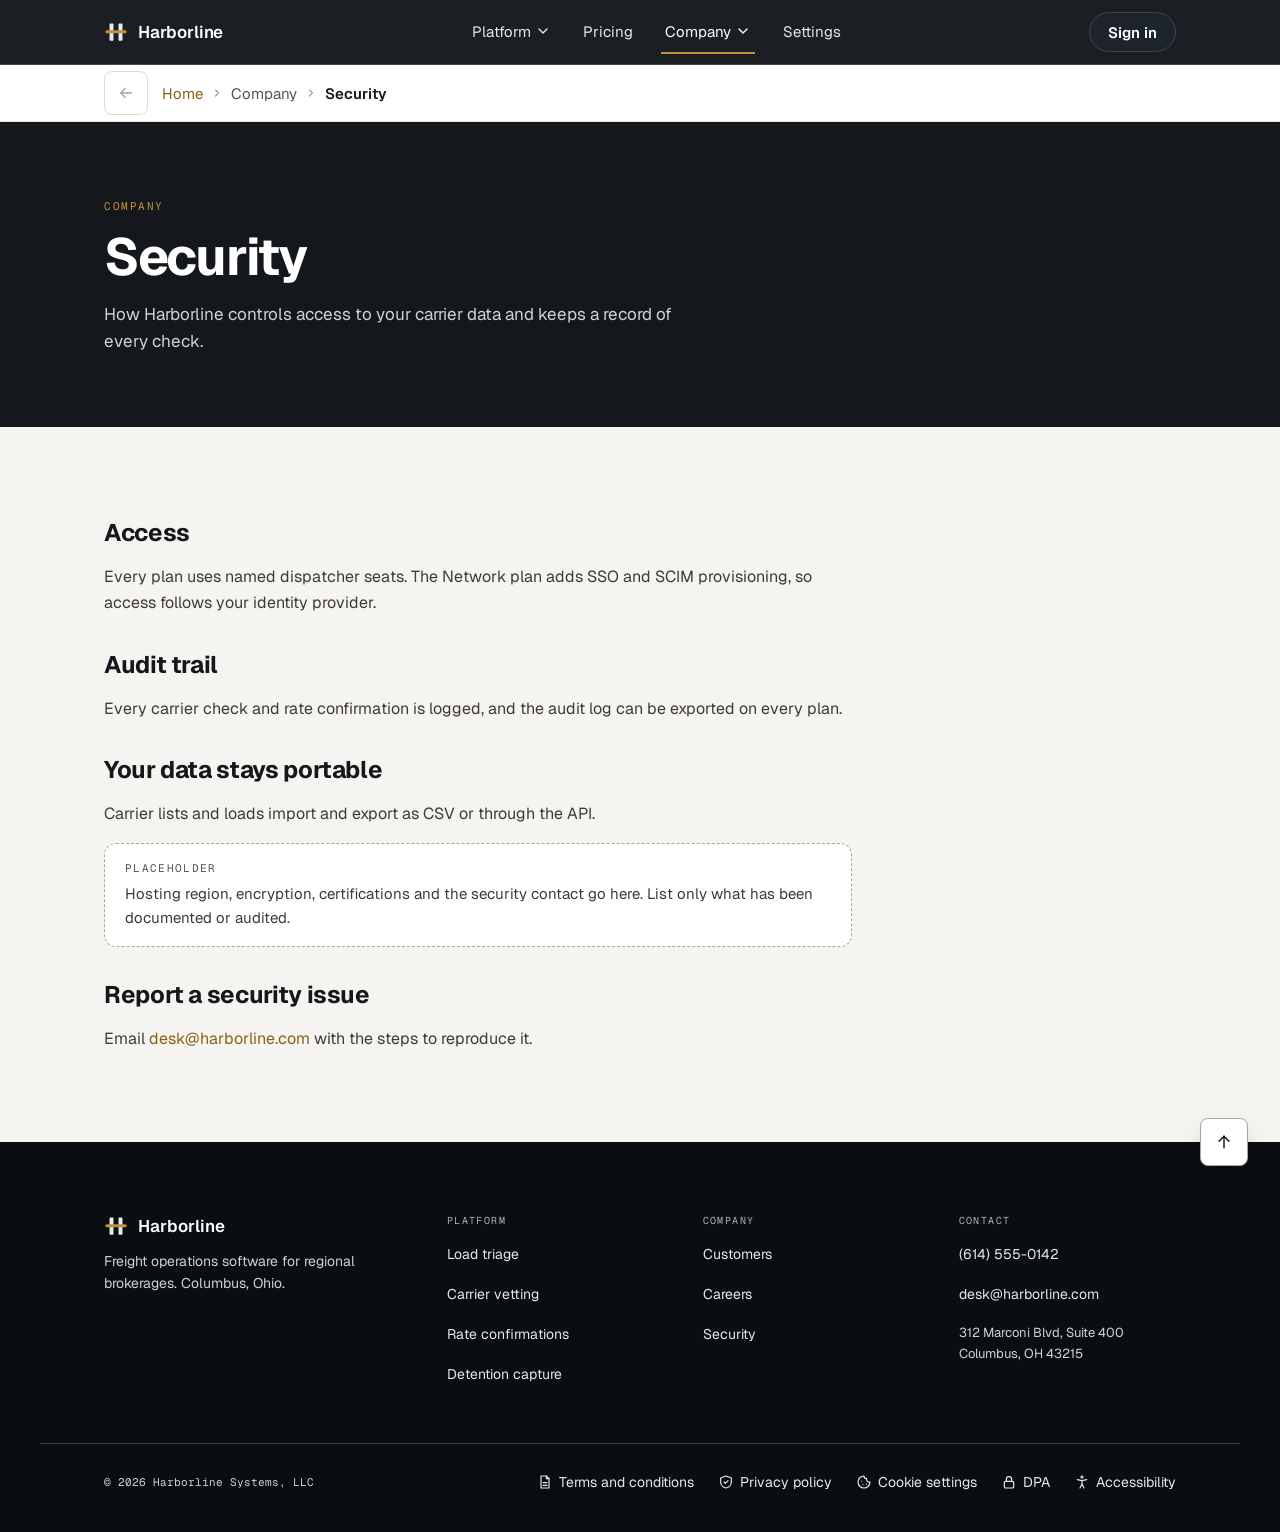
<file: company/security/index.html>
<!DOCTYPE html>
<html lang="en">
<head>
<meta charset="utf-8">
<meta name="viewport" content="width=device-width, initial-scale=1">
<title>Security | Harborline</title>
<meta name="description" content="How Harborline controls access to your carrier data and keeps a record of every check.">
<meta name="robots" content="index,follow">
<link rel="canonical" href="https://harborline.example.com/company/security/">
<meta name="theme-color" content="#14181D">
<meta property="og:type" content="website">
<meta property="og:site_name" content="Harborline">
<meta property="og:title" content="Security | Harborline">
<meta property="og:description" content="How Harborline controls access to your carrier data and keeps a record of every check.">
<meta property="og:url" content="https://harborline.example.com/company/security/">
<meta property="og:image" content="https://harborline.example.com/assets/og-image.png">
<meta property="og:image:width" content="1200">
<meta property="og:image:height" content="630">
<meta property="og:image:alt" content="Harborline wordmark with the headline Cover every load before lunch on a dark ink background">
<meta name="twitter:card" content="summary_large_image">
<meta name="twitter:title" content="Security | Harborline">
<meta name="twitter:description" content="How Harborline controls access to your carrier data and keeps a record of every check.">
<meta name="twitter:image" content="https://harborline.example.com/assets/og-image.png">
<link rel="icon" href="../../assets/logo/logo-mark.svg" type="image/svg+xml">
<link rel="icon" href="../../assets/logo/favicon-32.png" type="image/png" sizes="32x32">
<link rel="apple-touch-icon" href="../../assets/logo/apple-touch-icon.png">
<link rel="manifest" href="../../site.webmanifest">
<link rel="preconnect" href="https://fonts.googleapis.com">
<link rel="preconnect" href="https://fonts.gstatic.com" crossorigin="anonymous">
<link href="https://fonts.googleapis.com/css2?family=Geist:wght@400;500;600;700&amp;family=Geist+Mono:wght@400;500&amp;family=Instrument+Serif&amp;display=swap" rel="stylesheet">
<link rel="stylesheet" href="../../css/styles.css?v=e7fd9453">
<script src="../../js/theme.js?v=02d43f2d"></script>
<link rel="preload" href="../../js/main.js?v=f95671fb" as="script">
</head>
<body data-route="company/security" data-root="../../">
<a class="hl-skip" href="#main">Skip to content</a>

<header class="hl-navbar is-fixed" id="top">
  <div class="hl-navbar__inner">
    <a class="hl-navbar__brand" href="../../index.html" aria-label="Harborline, home"><svg class="hl-navbar__mark" viewBox="0 0 256 256" aria-hidden="true" focusable="false"><rect x="59" y="36" width="42" height="184" rx="6" fill="#E4E9ED"/><rect x="155" y="36" width="42" height="184" rx="6" fill="#E4E9ED"/><rect x="14" y="108" width="228" height="34" rx="17" fill="#C2913A"/></svg>Harborline</a>

    <nav class="hl-navbar__nav" aria-label="Main">
      <ul class="hl-navbar__list">
      <li class="hl-sub" data-sub>
        <button class="hl-navbar__link hl-sub__btn" type="button" id="sub-platform-btn" aria-expanded="false" aria-controls="sub-platform">Platform<svg class="hl-sub__chev" width="16" height="16" viewBox="0 0 24 24" fill="none" stroke="currentColor" stroke-width="2" stroke-linecap="round" stroke-linejoin="round" aria-hidden="true" focusable="false"><path d="M6 9l6 6 6-6"/></svg></button>
        <ul class="hl-sub__panel" id="sub-platform" aria-label="Platform" hidden>
          <li><a class="hl-sub__link" href="../../platform/load-triage/index.html"><svg class="hl-sub__icon" viewBox="0 0 24 24" aria-hidden="true" focusable="false"><rect x="5" y="5" width="14" height="14" rx="2" fill="none" stroke="currentColor" stroke-width="2" stroke-linecap="round" stroke-linejoin="round"></rect><rect class="hl-icon-bar" x="1" y="10.75" width="22" height="2.5" rx="1.25"></rect></svg><span class="hl-sub__text"><span class="hl-sub__title">Load triage</span><span class="hl-sub__desc">One queue for every board posting</span></span></a></li>
          <li><a class="hl-sub__link" href="../../platform/carrier-vetting/index.html"><svg class="hl-sub__icon" viewBox="0 0 24 24" aria-hidden="true" focusable="false"><circle cx="12" cy="5.5" r="3" fill="none" stroke="currentColor" stroke-width="2" stroke-linecap="round" stroke-linejoin="round"></circle><path d="M5.5 20.5a6.5 6.5 0 0 1 13 0" fill="none" stroke="currentColor" stroke-width="2" stroke-linecap="round" stroke-linejoin="round"></path><rect class="hl-icon-bar" x="2" y="10.75" width="20" height="2.5" rx="1.25"></rect></svg><span class="hl-sub__text"><span class="hl-sub__title">Carrier vetting</span><span class="hl-sub__desc">Authority and insurance checked before you confirm</span></span></a></li>
          <li><a class="hl-sub__link" href="../../platform/rate-confirmations/index.html"><svg class="hl-sub__icon" viewBox="0 0 24 24" aria-hidden="true" focusable="false"><rect x="6" y="3" width="12" height="18" rx="2" fill="none" stroke="currentColor" stroke-width="2" stroke-linecap="round" stroke-linejoin="round"></rect><rect class="hl-icon-bar" x="2" y="10.75" width="20" height="2.5" rx="1.25"></rect></svg><span class="hl-sub__text"><span class="hl-sub__title">Rate confirmations</span><span class="hl-sub__desc">Send, e-sign and file from the load card</span></span></a></li>
          <li><a class="hl-sub__link" href="../../platform/detention/index.html"><svg class="hl-sub__icon" viewBox="0 0 24 24" aria-hidden="true" focusable="false"><circle cx="12" cy="12" r="7.5" fill="none" stroke="currentColor" stroke-width="2" stroke-linecap="round" stroke-linejoin="round"></circle><path d="M12 7.5V10" fill="none" stroke="currentColor" stroke-width="2" stroke-linecap="round" stroke-linejoin="round"></path><rect class="hl-icon-bar" x="1" y="10.75" width="22" height="2.5" rx="1.25"></rect></svg><span class="hl-sub__text"><span class="hl-sub__title">Detention capture</span><span class="hl-sub__desc">Dock time turned into line items</span></span></a></li>
          <li class="hl-sub__foot"><a class="hl-sub__all" href="../../index.html#platform">Platform overview</a></li>
        </ul>
      </li>
      <li><a class="hl-navbar__link" href="../../index.html#pricing">Pricing</a></li>
      <li class="hl-sub" data-sub>
        <button class="hl-navbar__link hl-sub__btn is-current" type="button" id="sub-company-btn" aria-expanded="false" aria-controls="sub-company">Company<svg class="hl-sub__chev" width="16" height="16" viewBox="0 0 24 24" fill="none" stroke="currentColor" stroke-width="2" stroke-linecap="round" stroke-linejoin="round" aria-hidden="true" focusable="false"><path d="M6 9l6 6 6-6"/></svg></button>
        <ul class="hl-sub__panel" id="sub-company" aria-label="Company" hidden>
          <li><a class="hl-sub__link" href="../../company/customers/index.html"><span class="hl-sub__text"><span class="hl-sub__title">Customers</span><span class="hl-sub__desc">Brokerages running Harborline</span></span></a></li>
          <li><a class="hl-sub__link" href="../../company/careers/index.html"><span class="hl-sub__text"><span class="hl-sub__title">Careers</span><span class="hl-sub__desc">Working on Harborline</span></span></a></li>
          <li><a class="hl-sub__link" href="../../company/security/index.html" aria-current="page"><span class="hl-sub__text"><span class="hl-sub__title">Security</span><span class="hl-sub__desc">Access, audit trail and your data</span></span></a></li>

        </ul>
      </li>
      <li><a class="hl-navbar__link" href="../../settings/index.html">Settings</a></li>
      </ul>
    </nav>

    <div class="hl-navbar__actions">
      <a class="hl-btn hl-btn--quiet" href="../../sign-in/index.html">Sign in</a>
    </div>

    <button class="hl-navbar__toggle" type="button" id="navToggle" aria-expanded="false" aria-controls="navDrawer" aria-label="Open menu">
      <span class="hl-navbar__bars" aria-hidden="true"><span></span><span></span><span></span></span><span aria-hidden="true">Menu</span>
    </button>
  </div>

  <nav class="hl-navbar__drawer" id="navDrawer" aria-label="Main" hidden>
    <p class="hl-drawer__head">Platform</p>
    <ul class="hl-drawer__list"><li><a class="hl-navbar__drawer-link" href="../../platform/load-triage/index.html">Load triage</a></li><li><a class="hl-navbar__drawer-link" href="../../platform/carrier-vetting/index.html">Carrier vetting</a></li><li><a class="hl-navbar__drawer-link" href="../../platform/rate-confirmations/index.html">Rate confirmations</a></li><li><a class="hl-navbar__drawer-link" href="../../platform/detention/index.html">Detention capture</a></li></ul>
    <ul class="hl-drawer__list hl-drawer__list--top"><li><a class="hl-navbar__drawer-link" href="../../index.html#pricing">Pricing</a></li><li><a class="hl-navbar__drawer-link" href="../../settings/index.html">Settings</a></li><li><a class="hl-navbar__drawer-link" href="../../sign-in/index.html">Sign in</a></li></ul>
    <p class="hl-drawer__head">Company</p>
    <ul class="hl-drawer__list"><li><a class="hl-navbar__drawer-link" href="../../company/customers/index.html">Customers</a></li><li><a class="hl-navbar__drawer-link" href="../../company/careers/index.html">Careers</a></li><li><a class="hl-navbar__drawer-link" href="../../company/security/index.html" aria-current="page">Security</a></li></ul>
  </nav>
</header>
<div class="hl-backdrop" id="navBackdrop" hidden></div>

<main id="main" tabindex="-1">
  <section class="hl-pagehead">
    <div class="hl-container hl-pagehead__inner">

      <p class="hl-eyebrow hl-eyebrow--brass">Company</p>
      <h1 class="hl-page__title">Security</h1>
      <p class="hl-lead hl-lead--inverse">How Harborline controls access to your carrier data and keeps a record of every check.</p>

    </div>
  </section>
  <section class="hl-section hl-section--canvas">
    <div class="hl-container hl-pagegrid hl-pagegrid--single">
      <div class="hl-prose">
        <h2>Access</h2>
        <p>Every plan uses named dispatcher seats. The Network plan adds SSO and SCIM provisioning, so access follows your identity provider.</p>
        <h2>Audit trail</h2>
        <p>Every carrier check and rate confirmation is logged, and the audit log can be exported on every plan.</p>
        <h2>Your data stays portable</h2>
        <p>Carrier lists and loads import and export as CSV or through the API.</p>
        <div class="hl-note" role="note"><p class="hl-note__label">Placeholder</p><p>Hosting region, encryption, certifications and the security contact go here. List only what has been documented or audited.</p></div>
        <h2>Report a security issue</h2>
        <p>Email <a href="mailto:desk@harborline.com">desk@harborline.com</a> with the steps to reproduce it.</p>
      </div>
    </div>
  </section>
</main>

<footer class="hl-footer" id="site-footer">
  <button class="hl-totop hl-totop--docked" type="button" data-totop aria-label="Back to top"><svg width="20" height="20" viewBox="0 0 24 24" fill="none" stroke="currentColor" stroke-width="1.75" stroke-linecap="round" stroke-linejoin="round" aria-hidden="true" focusable="false"><path d="M12 19V5"/><path d="M6 11l6-6 6 6"/></svg></button>
  <div class="hl-container hl-grid hl-grid--footer">
    <div class="hl-footer__brandcol">
      <a class="hl-footer__brand" href="../../index.html"><svg class="hl-navbar__mark" viewBox="0 0 256 256" aria-hidden="true" focusable="false"><rect x="59" y="36" width="42" height="184" rx="6" fill="#E4E9ED"/><rect x="155" y="36" width="42" height="184" rx="6" fill="#E4E9ED"/><rect x="14" y="108" width="228" height="34" rx="17" fill="#C2913A"/></svg>Harborline</a>
      <p class="hl-footer__blurb">Freight operations software for regional brokerages. Columbus, Ohio.</p>
    </div>
    <nav class="hl-footer__col" aria-labelledby="ft-platform">
      <h2 class="hl-footer__head" id="ft-platform">Platform</h2>
      <a href="../../platform/load-triage/index.html">Load triage</a>
      <a href="../../platform/carrier-vetting/index.html">Carrier vetting</a>
      <a href="../../platform/rate-confirmations/index.html">Rate confirmations</a>
      <a href="../../platform/detention/index.html">Detention capture</a>
    </nav>
    <nav class="hl-footer__col" aria-labelledby="ft-company">
      <h2 class="hl-footer__head" id="ft-company">Company</h2>
      <a href="../../company/customers/index.html">Customers</a>
      <a href="../../company/careers/index.html">Careers</a>
      <a href="../../company/security/index.html">Security</a>
    </nav>
    <div class="hl-footer__col">
      <h2 class="hl-footer__head">Contact</h2>
      <a href="tel:+16145550142">(614) 555-0142</a>
      <a href="mailto:desk@harborline.com">desk@harborline.com</a>
      <p class="hl-footer__addr">312 Marconi Blvd, Suite 400<br>Columbus, OH 43215</p>
    </div>
  </div>
  <div class="hl-container hl-footer__legal">
    <span>© 2026 Harborline Systems, LLC</span>
    <nav class="hl-footer__legalnav" aria-label="Legal"><a href="../../legal/terms/index.html"><svg width="16" height="16" viewBox="0 0 24 24" fill="none" stroke="currentColor" stroke-width="1.75" stroke-linecap="round" stroke-linejoin="round" aria-hidden="true" focusable="false"><path d="M14 3H6v18h12V7z"/><path d="M14 3v4h4"/><path d="M9 13h6"/><path d="M9 17h6"/></svg>Terms and conditions</a><a href="../../legal/privacy/index.html"><svg width="16" height="16" viewBox="0 0 24 24" fill="none" stroke="currentColor" stroke-width="1.75" stroke-linecap="round" stroke-linejoin="round" aria-hidden="true" focusable="false"><path d="M12 3l8 3v6c0 4.5-3.4 8.3-8 9-4.6-.7-8-4.5-8-9V6z"/><path d="M9 12l2 2 4-4"/></svg>Privacy policy</a><button class="hl-footer__cookie" type="button" data-cookie-open><svg width="16" height="16" viewBox="0 0 24 24" fill="none" stroke="currentColor" stroke-width="1.75" stroke-linecap="round" stroke-linejoin="round" aria-hidden="true" focusable="false"><path d="M12 3a9 9 0 1 0 9 9 4 4 0 0 1-5-5 4 4 0 0 1-4-4z"/><path d="M8.5 10.5v.01"/><path d="M15.5 15.5v.01"/><path d="M10.5 16v.01"/></svg>Cookie settings</button><a href="../../legal/dpa/index.html"><svg width="16" height="16" viewBox="0 0 24 24" fill="none" stroke="currentColor" stroke-width="1.75" stroke-linecap="round" stroke-linejoin="round" aria-hidden="true" focusable="false"><rect x="5" y="11" width="14" height="10" rx="2"/><path d="M8 11V8a4 4 0 0 1 8 0v3"/></svg>DPA</a><a href="../../legal/accessibility/index.html"><svg width="16" height="16" viewBox="0 0 24 24" fill="none" stroke="currentColor" stroke-width="1.75" stroke-linecap="round" stroke-linejoin="round" aria-hidden="true" focusable="false"><circle cx="12" cy="4.5" r="1.5"/><path d="M5 8.5l7 1.5 7-1.5"/><path d="M12 10v5"/><path d="M9 21l3-6 3 6"/></svg>Accessibility</a></nav>
  </div>
</footer>
<button class="hl-totop hl-totop--floating" type="button" id="toTop" data-totop aria-label="Back to top" aria-hidden="true" tabindex="-1"><svg width="20" height="20" viewBox="0 0 24 24" fill="none" stroke="currentColor" stroke-width="1.75" stroke-linecap="round" stroke-linejoin="round" aria-hidden="true" focusable="false"><path d="M12 19V5"/><path d="M6 11l6-6 6 6"/></svg></button>
<div class="hl-modal" id="cookieModal" hidden>
  <div class="hl-modal__box" role="dialog" aria-modal="true" aria-labelledby="ck-title" aria-describedby="ck-desc">
    <div class="hl-modal__head"><h2 class="hl-modal__title" id="ck-title">Cookie settings</h2><button class="hl-modal__close" type="button" data-cookie-close aria-label="Close cookie settings"><svg width="20" height="20" viewBox="0 0 24 24" fill="none" stroke="currentColor" stroke-width="1.75" stroke-linecap="round" aria-hidden="true" focusable="false"><path d="M6 6l12 12"/><path d="M18 6L6 18"/></svg></button></div>
    <p class="hl-modal__desc" id="ck-desc">This site sets no cookies and runs no analytics or ads. It keeps a few items in this browser so the site looks the way you left it. Choose what it may keep.</p>
    <fieldset class="hl-modal__options"><legend class="hl-sr">Storage choices</legend>
      <label class="hl-modal__opt" for="ck-essential"><input type="checkbox" id="ck-essential" checked="checked" disabled="disabled"><span><span class="hl-modal__opt-title">Essential, always on</span><span class="hl-modal__opt-desc">Remembers these choices.</span></span></label>
      <label class="hl-modal__opt" for="ck-display"><input type="checkbox" id="ck-display"><span><span class="hl-modal__opt-title">Display settings</span><span class="hl-modal__opt-desc">Theme and text size from the Settings page. Turning this off deletes the saved copy.</span></span></label>
    </fieldset>
    <div class="hl-modal__actions"><button class="hl-btn hl-btn--primary hl-btn--lg" type="button" data-cookie-save>Save choices</button><button class="hl-btn hl-btn--ghost hl-btn--lg" type="button" data-cookie-close>Cancel</button><a class="hl-modal__link" href="../../legal/privacy/index.html">Privacy policy</a></div>
  </div>
</div>
<div class="hl-toast" id="toast" role="status" aria-live="polite"></div>

<script src="../../js/main.js?v=f95671fb" defer="defer"></script>
</body>
</html>
</file>
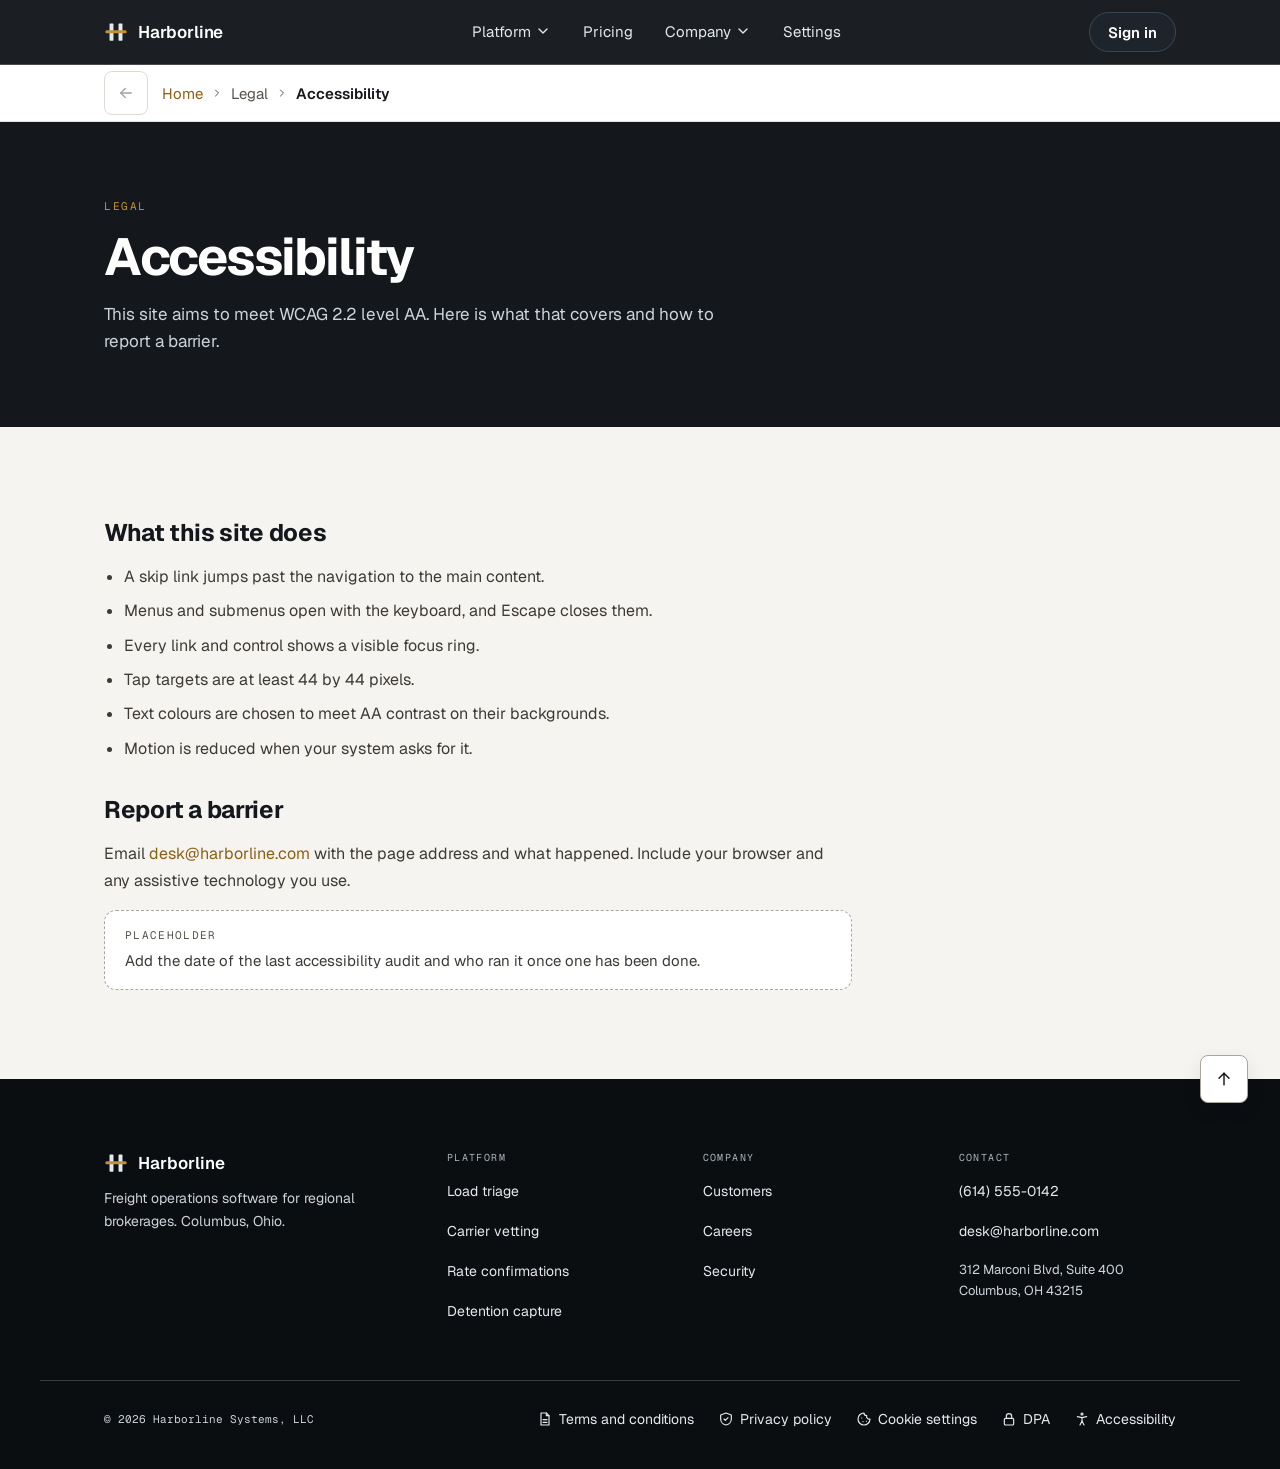
<file: legal/accessibility/index.html>
<!DOCTYPE html>
<html lang="en">
<head>
<meta charset="utf-8">
<meta name="viewport" content="width=device-width, initial-scale=1">
<title>Accessibility | Harborline</title>
<meta name="description" content="This site aims to meet WCAG 2.2 level AA. Here is what that covers and how to report a barrier.">
<meta name="robots" content="index,follow">
<link rel="canonical" href="https://harborline.example.com/legal/accessibility/">
<meta name="theme-color" content="#14181D">
<meta property="og:type" content="website">
<meta property="og:site_name" content="Harborline">
<meta property="og:title" content="Accessibility | Harborline">
<meta property="og:description" content="This site aims to meet WCAG 2.2 level AA. Here is what that covers and how to report a barrier.">
<meta property="og:url" content="https://harborline.example.com/legal/accessibility/">
<meta property="og:image" content="https://harborline.example.com/assets/og-image.png">
<meta property="og:image:width" content="1200">
<meta property="og:image:height" content="630">
<meta property="og:image:alt" content="Harborline wordmark with the headline Cover every load before lunch on a dark ink background">
<meta name="twitter:card" content="summary_large_image">
<meta name="twitter:title" content="Accessibility | Harborline">
<meta name="twitter:description" content="This site aims to meet WCAG 2.2 level AA. Here is what that covers and how to report a barrier.">
<meta name="twitter:image" content="https://harborline.example.com/assets/og-image.png">
<link rel="icon" href="../../assets/logo/logo-mark.svg" type="image/svg+xml">
<link rel="icon" href="../../assets/logo/favicon-32.png" type="image/png" sizes="32x32">
<link rel="apple-touch-icon" href="../../assets/logo/apple-touch-icon.png">
<link rel="manifest" href="../../site.webmanifest">
<link rel="preconnect" href="https://fonts.googleapis.com">
<link rel="preconnect" href="https://fonts.gstatic.com" crossorigin="anonymous">
<link href="https://fonts.googleapis.com/css2?family=Geist:wght@400;500;600;700&amp;family=Geist+Mono:wght@400;500&amp;family=Instrument+Serif&amp;display=swap" rel="stylesheet">
<link rel="stylesheet" href="../../css/styles.css?v=e7fd9453">
<script src="../../js/theme.js?v=02d43f2d"></script>
<link rel="preload" href="../../js/main.js?v=f95671fb" as="script">
</head>
<body data-route="legal/accessibility" data-root="../../">
<a class="hl-skip" href="#main">Skip to content</a>

<header class="hl-navbar is-fixed" id="top">
  <div class="hl-navbar__inner">
    <a class="hl-navbar__brand" href="../../index.html" aria-label="Harborline, home"><svg class="hl-navbar__mark" viewBox="0 0 256 256" aria-hidden="true" focusable="false"><rect x="59" y="36" width="42" height="184" rx="6" fill="#E4E9ED"/><rect x="155" y="36" width="42" height="184" rx="6" fill="#E4E9ED"/><rect x="14" y="108" width="228" height="34" rx="17" fill="#C2913A"/></svg>Harborline</a>

    <nav class="hl-navbar__nav" aria-label="Main">
      <ul class="hl-navbar__list">
      <li class="hl-sub" data-sub>
        <button class="hl-navbar__link hl-sub__btn" type="button" id="sub-platform-btn" aria-expanded="false" aria-controls="sub-platform">Platform<svg class="hl-sub__chev" width="16" height="16" viewBox="0 0 24 24" fill="none" stroke="currentColor" stroke-width="2" stroke-linecap="round" stroke-linejoin="round" aria-hidden="true" focusable="false"><path d="M6 9l6 6 6-6"/></svg></button>
        <ul class="hl-sub__panel" id="sub-platform" aria-label="Platform" hidden>
          <li><a class="hl-sub__link" href="../../platform/load-triage/index.html"><svg class="hl-sub__icon" viewBox="0 0 24 24" aria-hidden="true" focusable="false"><rect x="5" y="5" width="14" height="14" rx="2" fill="none" stroke="currentColor" stroke-width="2" stroke-linecap="round" stroke-linejoin="round"></rect><rect class="hl-icon-bar" x="1" y="10.75" width="22" height="2.5" rx="1.25"></rect></svg><span class="hl-sub__text"><span class="hl-sub__title">Load triage</span><span class="hl-sub__desc">One queue for every board posting</span></span></a></li>
          <li><a class="hl-sub__link" href="../../platform/carrier-vetting/index.html"><svg class="hl-sub__icon" viewBox="0 0 24 24" aria-hidden="true" focusable="false"><circle cx="12" cy="5.5" r="3" fill="none" stroke="currentColor" stroke-width="2" stroke-linecap="round" stroke-linejoin="round"></circle><path d="M5.5 20.5a6.5 6.5 0 0 1 13 0" fill="none" stroke="currentColor" stroke-width="2" stroke-linecap="round" stroke-linejoin="round"></path><rect class="hl-icon-bar" x="2" y="10.75" width="20" height="2.5" rx="1.25"></rect></svg><span class="hl-sub__text"><span class="hl-sub__title">Carrier vetting</span><span class="hl-sub__desc">Authority and insurance checked before you confirm</span></span></a></li>
          <li><a class="hl-sub__link" href="../../platform/rate-confirmations/index.html"><svg class="hl-sub__icon" viewBox="0 0 24 24" aria-hidden="true" focusable="false"><rect x="6" y="3" width="12" height="18" rx="2" fill="none" stroke="currentColor" stroke-width="2" stroke-linecap="round" stroke-linejoin="round"></rect><rect class="hl-icon-bar" x="2" y="10.75" width="20" height="2.5" rx="1.25"></rect></svg><span class="hl-sub__text"><span class="hl-sub__title">Rate confirmations</span><span class="hl-sub__desc">Send, e-sign and file from the load card</span></span></a></li>
          <li><a class="hl-sub__link" href="../../platform/detention/index.html"><svg class="hl-sub__icon" viewBox="0 0 24 24" aria-hidden="true" focusable="false"><circle cx="12" cy="12" r="7.5" fill="none" stroke="currentColor" stroke-width="2" stroke-linecap="round" stroke-linejoin="round"></circle><path d="M12 7.5V10" fill="none" stroke="currentColor" stroke-width="2" stroke-linecap="round" stroke-linejoin="round"></path><rect class="hl-icon-bar" x="1" y="10.75" width="22" height="2.5" rx="1.25"></rect></svg><span class="hl-sub__text"><span class="hl-sub__title">Detention capture</span><span class="hl-sub__desc">Dock time turned into line items</span></span></a></li>
          <li class="hl-sub__foot"><a class="hl-sub__all" href="../../index.html#platform">Platform overview</a></li>
        </ul>
      </li>
      <li><a class="hl-navbar__link" href="../../index.html#pricing">Pricing</a></li>
      <li class="hl-sub" data-sub>
        <button class="hl-navbar__link hl-sub__btn" type="button" id="sub-company-btn" aria-expanded="false" aria-controls="sub-company">Company<svg class="hl-sub__chev" width="16" height="16" viewBox="0 0 24 24" fill="none" stroke="currentColor" stroke-width="2" stroke-linecap="round" stroke-linejoin="round" aria-hidden="true" focusable="false"><path d="M6 9l6 6 6-6"/></svg></button>
        <ul class="hl-sub__panel" id="sub-company" aria-label="Company" hidden>
          <li><a class="hl-sub__link" href="../../company/customers/index.html"><span class="hl-sub__text"><span class="hl-sub__title">Customers</span><span class="hl-sub__desc">Brokerages running Harborline</span></span></a></li>
          <li><a class="hl-sub__link" href="../../company/careers/index.html"><span class="hl-sub__text"><span class="hl-sub__title">Careers</span><span class="hl-sub__desc">Working on Harborline</span></span></a></li>
          <li><a class="hl-sub__link" href="../../company/security/index.html"><span class="hl-sub__text"><span class="hl-sub__title">Security</span><span class="hl-sub__desc">Access, audit trail and your data</span></span></a></li>

        </ul>
      </li>
      <li><a class="hl-navbar__link" href="../../settings/index.html">Settings</a></li>
      </ul>
    </nav>

    <div class="hl-navbar__actions">
      <a class="hl-btn hl-btn--quiet" href="../../sign-in/index.html">Sign in</a>
    </div>

    <button class="hl-navbar__toggle" type="button" id="navToggle" aria-expanded="false" aria-controls="navDrawer" aria-label="Open menu">
      <span class="hl-navbar__bars" aria-hidden="true"><span></span><span></span><span></span></span><span aria-hidden="true">Menu</span>
    </button>
  </div>

  <nav class="hl-navbar__drawer" id="navDrawer" aria-label="Main" hidden>
    <p class="hl-drawer__head">Platform</p>
    <ul class="hl-drawer__list"><li><a class="hl-navbar__drawer-link" href="../../platform/load-triage/index.html">Load triage</a></li><li><a class="hl-navbar__drawer-link" href="../../platform/carrier-vetting/index.html">Carrier vetting</a></li><li><a class="hl-navbar__drawer-link" href="../../platform/rate-confirmations/index.html">Rate confirmations</a></li><li><a class="hl-navbar__drawer-link" href="../../platform/detention/index.html">Detention capture</a></li></ul>
    <ul class="hl-drawer__list hl-drawer__list--top"><li><a class="hl-navbar__drawer-link" href="../../index.html#pricing">Pricing</a></li><li><a class="hl-navbar__drawer-link" href="../../settings/index.html">Settings</a></li><li><a class="hl-navbar__drawer-link" href="../../sign-in/index.html">Sign in</a></li></ul>
    <p class="hl-drawer__head">Company</p>
    <ul class="hl-drawer__list"><li><a class="hl-navbar__drawer-link" href="../../company/customers/index.html">Customers</a></li><li><a class="hl-navbar__drawer-link" href="../../company/careers/index.html">Careers</a></li><li><a class="hl-navbar__drawer-link" href="../../company/security/index.html">Security</a></li></ul>
  </nav>
</header>
<div class="hl-backdrop" id="navBackdrop" hidden></div>

<main id="main" tabindex="-1">
  <section class="hl-pagehead">
    <div class="hl-container hl-pagehead__inner">

      <p class="hl-eyebrow hl-eyebrow--brass">Legal</p>
      <h1 class="hl-page__title">Accessibility</h1>
      <p class="hl-lead hl-lead--inverse">This site aims to meet WCAG 2.2 level AA. Here is what that covers and how to report a barrier.</p>

    </div>
  </section>
  <section class="hl-section hl-section--canvas">
    <div class="hl-container hl-pagegrid hl-pagegrid--single">
      <div class="hl-prose">
        <h2>What this site does</h2>
        <ul><li>A skip link jumps past the navigation to the main content.</li><li>Menus and submenus open with the keyboard, and Escape closes them.</li><li>Every link and control shows a visible focus ring.</li><li>Tap targets are at least 44 by 44 pixels.</li><li>Text colours are chosen to meet AA contrast on their backgrounds.</li><li>Motion is reduced when your system asks for it.</li></ul>
        <h2>Report a barrier</h2>
        <p>Email <a href="mailto:desk@harborline.com">desk@harborline.com</a> with the page address and what happened. Include your browser and any assistive technology you use.</p>
        <div class="hl-note" role="note"><p class="hl-note__label">Placeholder</p><p>Add the date of the last accessibility audit and who ran it once one has been done.</p></div>
      </div>
    </div>
  </section>
</main>

<footer class="hl-footer" id="site-footer">
  <button class="hl-totop hl-totop--docked" type="button" data-totop aria-label="Back to top"><svg width="20" height="20" viewBox="0 0 24 24" fill="none" stroke="currentColor" stroke-width="1.75" stroke-linecap="round" stroke-linejoin="round" aria-hidden="true" focusable="false"><path d="M12 19V5"/><path d="M6 11l6-6 6 6"/></svg></button>
  <div class="hl-container hl-grid hl-grid--footer">
    <div class="hl-footer__brandcol">
      <a class="hl-footer__brand" href="../../index.html"><svg class="hl-navbar__mark" viewBox="0 0 256 256" aria-hidden="true" focusable="false"><rect x="59" y="36" width="42" height="184" rx="6" fill="#E4E9ED"/><rect x="155" y="36" width="42" height="184" rx="6" fill="#E4E9ED"/><rect x="14" y="108" width="228" height="34" rx="17" fill="#C2913A"/></svg>Harborline</a>
      <p class="hl-footer__blurb">Freight operations software for regional brokerages. Columbus, Ohio.</p>
    </div>
    <nav class="hl-footer__col" aria-labelledby="ft-platform">
      <h2 class="hl-footer__head" id="ft-platform">Platform</h2>
      <a href="../../platform/load-triage/index.html">Load triage</a>
      <a href="../../platform/carrier-vetting/index.html">Carrier vetting</a>
      <a href="../../platform/rate-confirmations/index.html">Rate confirmations</a>
      <a href="../../platform/detention/index.html">Detention capture</a>
    </nav>
    <nav class="hl-footer__col" aria-labelledby="ft-company">
      <h2 class="hl-footer__head" id="ft-company">Company</h2>
      <a href="../../company/customers/index.html">Customers</a>
      <a href="../../company/careers/index.html">Careers</a>
      <a href="../../company/security/index.html">Security</a>
    </nav>
    <div class="hl-footer__col">
      <h2 class="hl-footer__head">Contact</h2>
      <a href="tel:+16145550142">(614) 555-0142</a>
      <a href="mailto:desk@harborline.com">desk@harborline.com</a>
      <p class="hl-footer__addr">312 Marconi Blvd, Suite 400<br>Columbus, OH 43215</p>
    </div>
  </div>
  <div class="hl-container hl-footer__legal">
    <span>© 2026 Harborline Systems, LLC</span>
    <nav class="hl-footer__legalnav" aria-label="Legal"><a href="../../legal/terms/index.html"><svg width="16" height="16" viewBox="0 0 24 24" fill="none" stroke="currentColor" stroke-width="1.75" stroke-linecap="round" stroke-linejoin="round" aria-hidden="true" focusable="false"><path d="M14 3H6v18h12V7z"/><path d="M14 3v4h4"/><path d="M9 13h6"/><path d="M9 17h6"/></svg>Terms and conditions</a><a href="../../legal/privacy/index.html"><svg width="16" height="16" viewBox="0 0 24 24" fill="none" stroke="currentColor" stroke-width="1.75" stroke-linecap="round" stroke-linejoin="round" aria-hidden="true" focusable="false"><path d="M12 3l8 3v6c0 4.5-3.4 8.3-8 9-4.6-.7-8-4.5-8-9V6z"/><path d="M9 12l2 2 4-4"/></svg>Privacy policy</a><button class="hl-footer__cookie" type="button" data-cookie-open><svg width="16" height="16" viewBox="0 0 24 24" fill="none" stroke="currentColor" stroke-width="1.75" stroke-linecap="round" stroke-linejoin="round" aria-hidden="true" focusable="false"><path d="M12 3a9 9 0 1 0 9 9 4 4 0 0 1-5-5 4 4 0 0 1-4-4z"/><path d="M8.5 10.5v.01"/><path d="M15.5 15.5v.01"/><path d="M10.5 16v.01"/></svg>Cookie settings</button><a href="../../legal/dpa/index.html"><svg width="16" height="16" viewBox="0 0 24 24" fill="none" stroke="currentColor" stroke-width="1.75" stroke-linecap="round" stroke-linejoin="round" aria-hidden="true" focusable="false"><rect x="5" y="11" width="14" height="10" rx="2"/><path d="M8 11V8a4 4 0 0 1 8 0v3"/></svg>DPA</a><a href="../../legal/accessibility/index.html"><svg width="16" height="16" viewBox="0 0 24 24" fill="none" stroke="currentColor" stroke-width="1.75" stroke-linecap="round" stroke-linejoin="round" aria-hidden="true" focusable="false"><circle cx="12" cy="4.5" r="1.5"/><path d="M5 8.5l7 1.5 7-1.5"/><path d="M12 10v5"/><path d="M9 21l3-6 3 6"/></svg>Accessibility</a></nav>
  </div>
</footer>
<button class="hl-totop hl-totop--floating" type="button" id="toTop" data-totop aria-label="Back to top" aria-hidden="true" tabindex="-1"><svg width="20" height="20" viewBox="0 0 24 24" fill="none" stroke="currentColor" stroke-width="1.75" stroke-linecap="round" stroke-linejoin="round" aria-hidden="true" focusable="false"><path d="M12 19V5"/><path d="M6 11l6-6 6 6"/></svg></button>
<div class="hl-modal" id="cookieModal" hidden>
  <div class="hl-modal__box" role="dialog" aria-modal="true" aria-labelledby="ck-title" aria-describedby="ck-desc">
    <div class="hl-modal__head"><h2 class="hl-modal__title" id="ck-title">Cookie settings</h2><button class="hl-modal__close" type="button" data-cookie-close aria-label="Close cookie settings"><svg width="20" height="20" viewBox="0 0 24 24" fill="none" stroke="currentColor" stroke-width="1.75" stroke-linecap="round" aria-hidden="true" focusable="false"><path d="M6 6l12 12"/><path d="M18 6L6 18"/></svg></button></div>
    <p class="hl-modal__desc" id="ck-desc">This site sets no cookies and runs no analytics or ads. It keeps a few items in this browser so the site looks the way you left it. Choose what it may keep.</p>
    <fieldset class="hl-modal__options"><legend class="hl-sr">Storage choices</legend>
      <label class="hl-modal__opt" for="ck-essential"><input type="checkbox" id="ck-essential" checked="checked" disabled="disabled"><span><span class="hl-modal__opt-title">Essential, always on</span><span class="hl-modal__opt-desc">Remembers these choices.</span></span></label>
      <label class="hl-modal__opt" for="ck-display"><input type="checkbox" id="ck-display"><span><span class="hl-modal__opt-title">Display settings</span><span class="hl-modal__opt-desc">Theme and text size from the Settings page. Turning this off deletes the saved copy.</span></span></label>
    </fieldset>
    <div class="hl-modal__actions"><button class="hl-btn hl-btn--primary hl-btn--lg" type="button" data-cookie-save>Save choices</button><button class="hl-btn hl-btn--ghost hl-btn--lg" type="button" data-cookie-close>Cancel</button><a class="hl-modal__link" href="../../legal/privacy/index.html">Privacy policy</a></div>
  </div>
</div>
<div class="hl-toast" id="toast" role="status" aria-live="polite"></div>

<script src="../../js/main.js?v=f95671fb" defer="defer"></script>
</body>
</html>
</file>
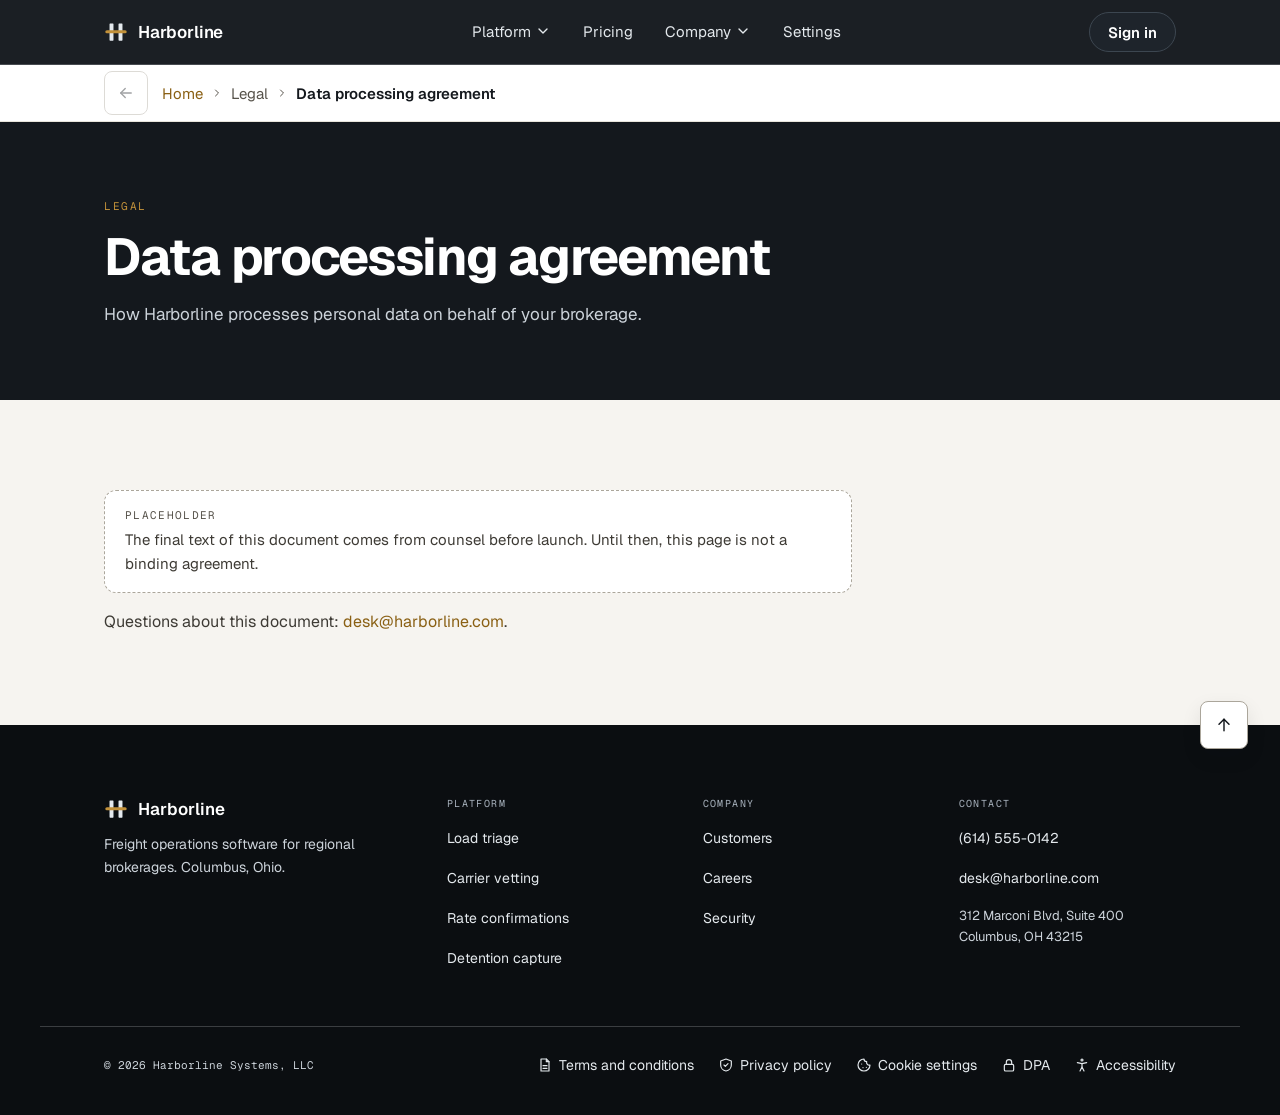
<file: legal/dpa/index.html>
<!DOCTYPE html>
<html lang="en">
<head>
<meta charset="utf-8">
<meta name="viewport" content="width=device-width, initial-scale=1">
<title>Data processing agreement | Harborline</title>
<meta name="description" content="How Harborline processes personal data on behalf of your brokerage.">
<meta name="robots" content="index,follow">
<link rel="canonical" href="https://harborline.example.com/legal/dpa/">
<meta name="theme-color" content="#14181D">
<meta property="og:type" content="website">
<meta property="og:site_name" content="Harborline">
<meta property="og:title" content="Data processing agreement | Harborline">
<meta property="og:description" content="How Harborline processes personal data on behalf of your brokerage.">
<meta property="og:url" content="https://harborline.example.com/legal/dpa/">
<meta property="og:image" content="https://harborline.example.com/assets/og-image.png">
<meta property="og:image:width" content="1200">
<meta property="og:image:height" content="630">
<meta property="og:image:alt" content="Harborline wordmark with the headline Cover every load before lunch on a dark ink background">
<meta name="twitter:card" content="summary_large_image">
<meta name="twitter:title" content="Data processing agreement | Harborline">
<meta name="twitter:description" content="How Harborline processes personal data on behalf of your brokerage.">
<meta name="twitter:image" content="https://harborline.example.com/assets/og-image.png">
<link rel="icon" href="../../assets/logo/logo-mark.svg" type="image/svg+xml">
<link rel="icon" href="../../assets/logo/favicon-32.png" type="image/png" sizes="32x32">
<link rel="apple-touch-icon" href="../../assets/logo/apple-touch-icon.png">
<link rel="manifest" href="../../site.webmanifest">
<link rel="preconnect" href="https://fonts.googleapis.com">
<link rel="preconnect" href="https://fonts.gstatic.com" crossorigin="anonymous">
<link href="https://fonts.googleapis.com/css2?family=Geist:wght@400;500;600;700&amp;family=Geist+Mono:wght@400;500&amp;family=Instrument+Serif&amp;display=swap" rel="stylesheet">
<link rel="stylesheet" href="../../css/styles.css?v=e7fd9453">
<script src="../../js/theme.js?v=02d43f2d"></script>
<link rel="preload" href="../../js/main.js?v=f95671fb" as="script">
</head>
<body data-route="legal/dpa" data-root="../../">
<a class="hl-skip" href="#main">Skip to content</a>

<header class="hl-navbar is-fixed" id="top">
  <div class="hl-navbar__inner">
    <a class="hl-navbar__brand" href="../../index.html" aria-label="Harborline, home"><svg class="hl-navbar__mark" viewBox="0 0 256 256" aria-hidden="true" focusable="false"><rect x="59" y="36" width="42" height="184" rx="6" fill="#E4E9ED"/><rect x="155" y="36" width="42" height="184" rx="6" fill="#E4E9ED"/><rect x="14" y="108" width="228" height="34" rx="17" fill="#C2913A"/></svg>Harborline</a>

    <nav class="hl-navbar__nav" aria-label="Main">
      <ul class="hl-navbar__list">
      <li class="hl-sub" data-sub>
        <button class="hl-navbar__link hl-sub__btn" type="button" id="sub-platform-btn" aria-expanded="false" aria-controls="sub-platform">Platform<svg class="hl-sub__chev" width="16" height="16" viewBox="0 0 24 24" fill="none" stroke="currentColor" stroke-width="2" stroke-linecap="round" stroke-linejoin="round" aria-hidden="true" focusable="false"><path d="M6 9l6 6 6-6"/></svg></button>
        <ul class="hl-sub__panel" id="sub-platform" aria-label="Platform" hidden>
          <li><a class="hl-sub__link" href="../../platform/load-triage/index.html"><svg class="hl-sub__icon" viewBox="0 0 24 24" aria-hidden="true" focusable="false"><rect x="5" y="5" width="14" height="14" rx="2" fill="none" stroke="currentColor" stroke-width="2" stroke-linecap="round" stroke-linejoin="round"></rect><rect class="hl-icon-bar" x="1" y="10.75" width="22" height="2.5" rx="1.25"></rect></svg><span class="hl-sub__text"><span class="hl-sub__title">Load triage</span><span class="hl-sub__desc">One queue for every board posting</span></span></a></li>
          <li><a class="hl-sub__link" href="../../platform/carrier-vetting/index.html"><svg class="hl-sub__icon" viewBox="0 0 24 24" aria-hidden="true" focusable="false"><circle cx="12" cy="5.5" r="3" fill="none" stroke="currentColor" stroke-width="2" stroke-linecap="round" stroke-linejoin="round"></circle><path d="M5.5 20.5a6.5 6.5 0 0 1 13 0" fill="none" stroke="currentColor" stroke-width="2" stroke-linecap="round" stroke-linejoin="round"></path><rect class="hl-icon-bar" x="2" y="10.75" width="20" height="2.5" rx="1.25"></rect></svg><span class="hl-sub__text"><span class="hl-sub__title">Carrier vetting</span><span class="hl-sub__desc">Authority and insurance checked before you confirm</span></span></a></li>
          <li><a class="hl-sub__link" href="../../platform/rate-confirmations/index.html"><svg class="hl-sub__icon" viewBox="0 0 24 24" aria-hidden="true" focusable="false"><rect x="6" y="3" width="12" height="18" rx="2" fill="none" stroke="currentColor" stroke-width="2" stroke-linecap="round" stroke-linejoin="round"></rect><rect class="hl-icon-bar" x="2" y="10.75" width="20" height="2.5" rx="1.25"></rect></svg><span class="hl-sub__text"><span class="hl-sub__title">Rate confirmations</span><span class="hl-sub__desc">Send, e-sign and file from the load card</span></span></a></li>
          <li><a class="hl-sub__link" href="../../platform/detention/index.html"><svg class="hl-sub__icon" viewBox="0 0 24 24" aria-hidden="true" focusable="false"><circle cx="12" cy="12" r="7.5" fill="none" stroke="currentColor" stroke-width="2" stroke-linecap="round" stroke-linejoin="round"></circle><path d="M12 7.5V10" fill="none" stroke="currentColor" stroke-width="2" stroke-linecap="round" stroke-linejoin="round"></path><rect class="hl-icon-bar" x="1" y="10.75" width="22" height="2.5" rx="1.25"></rect></svg><span class="hl-sub__text"><span class="hl-sub__title">Detention capture</span><span class="hl-sub__desc">Dock time turned into line items</span></span></a></li>
          <li class="hl-sub__foot"><a class="hl-sub__all" href="../../index.html#platform">Platform overview</a></li>
        </ul>
      </li>
      <li><a class="hl-navbar__link" href="../../index.html#pricing">Pricing</a></li>
      <li class="hl-sub" data-sub>
        <button class="hl-navbar__link hl-sub__btn" type="button" id="sub-company-btn" aria-expanded="false" aria-controls="sub-company">Company<svg class="hl-sub__chev" width="16" height="16" viewBox="0 0 24 24" fill="none" stroke="currentColor" stroke-width="2" stroke-linecap="round" stroke-linejoin="round" aria-hidden="true" focusable="false"><path d="M6 9l6 6 6-6"/></svg></button>
        <ul class="hl-sub__panel" id="sub-company" aria-label="Company" hidden>
          <li><a class="hl-sub__link" href="../../company/customers/index.html"><span class="hl-sub__text"><span class="hl-sub__title">Customers</span><span class="hl-sub__desc">Brokerages running Harborline</span></span></a></li>
          <li><a class="hl-sub__link" href="../../company/careers/index.html"><span class="hl-sub__text"><span class="hl-sub__title">Careers</span><span class="hl-sub__desc">Working on Harborline</span></span></a></li>
          <li><a class="hl-sub__link" href="../../company/security/index.html"><span class="hl-sub__text"><span class="hl-sub__title">Security</span><span class="hl-sub__desc">Access, audit trail and your data</span></span></a></li>

        </ul>
      </li>
      <li><a class="hl-navbar__link" href="../../settings/index.html">Settings</a></li>
      </ul>
    </nav>

    <div class="hl-navbar__actions">
      <a class="hl-btn hl-btn--quiet" href="../../sign-in/index.html">Sign in</a>
    </div>

    <button class="hl-navbar__toggle" type="button" id="navToggle" aria-expanded="false" aria-controls="navDrawer" aria-label="Open menu">
      <span class="hl-navbar__bars" aria-hidden="true"><span></span><span></span><span></span></span><span aria-hidden="true">Menu</span>
    </button>
  </div>

  <nav class="hl-navbar__drawer" id="navDrawer" aria-label="Main" hidden>
    <p class="hl-drawer__head">Platform</p>
    <ul class="hl-drawer__list"><li><a class="hl-navbar__drawer-link" href="../../platform/load-triage/index.html">Load triage</a></li><li><a class="hl-navbar__drawer-link" href="../../platform/carrier-vetting/index.html">Carrier vetting</a></li><li><a class="hl-navbar__drawer-link" href="../../platform/rate-confirmations/index.html">Rate confirmations</a></li><li><a class="hl-navbar__drawer-link" href="../../platform/detention/index.html">Detention capture</a></li></ul>
    <ul class="hl-drawer__list hl-drawer__list--top"><li><a class="hl-navbar__drawer-link" href="../../index.html#pricing">Pricing</a></li><li><a class="hl-navbar__drawer-link" href="../../settings/index.html">Settings</a></li><li><a class="hl-navbar__drawer-link" href="../../sign-in/index.html">Sign in</a></li></ul>
    <p class="hl-drawer__head">Company</p>
    <ul class="hl-drawer__list"><li><a class="hl-navbar__drawer-link" href="../../company/customers/index.html">Customers</a></li><li><a class="hl-navbar__drawer-link" href="../../company/careers/index.html">Careers</a></li><li><a class="hl-navbar__drawer-link" href="../../company/security/index.html">Security</a></li></ul>
  </nav>
</header>
<div class="hl-backdrop" id="navBackdrop" hidden></div>

<main id="main" tabindex="-1">
  <section class="hl-pagehead">
    <div class="hl-container hl-pagehead__inner">

      <p class="hl-eyebrow hl-eyebrow--brass">Legal</p>
      <h1 class="hl-page__title">Data processing agreement</h1>
      <p class="hl-lead hl-lead--inverse">How Harborline processes personal data on behalf of your brokerage.</p>

    </div>
  </section>
  <div class="hl-section hl-section--canvas">
    <div class="hl-container hl-pagegrid hl-pagegrid--single">
      <div class="hl-prose">
        <div class="hl-note" role="note"><p class="hl-note__label">Placeholder</p><p>The final text of this document comes from counsel before launch. Until then, this page is not a binding agreement.</p></div>
        <p>Questions about this document: <a href="mailto:desk@harborline.com">desk@harborline.com</a>.</p>
      </div>
    </div>
  </div>
</main>

<footer class="hl-footer" id="site-footer">
  <button class="hl-totop hl-totop--docked" type="button" data-totop aria-label="Back to top"><svg width="20" height="20" viewBox="0 0 24 24" fill="none" stroke="currentColor" stroke-width="1.75" stroke-linecap="round" stroke-linejoin="round" aria-hidden="true" focusable="false"><path d="M12 19V5"/><path d="M6 11l6-6 6 6"/></svg></button>
  <div class="hl-container hl-grid hl-grid--footer">
    <div class="hl-footer__brandcol">
      <a class="hl-footer__brand" href="../../index.html"><svg class="hl-navbar__mark" viewBox="0 0 256 256" aria-hidden="true" focusable="false"><rect x="59" y="36" width="42" height="184" rx="6" fill="#E4E9ED"/><rect x="155" y="36" width="42" height="184" rx="6" fill="#E4E9ED"/><rect x="14" y="108" width="228" height="34" rx="17" fill="#C2913A"/></svg>Harborline</a>
      <p class="hl-footer__blurb">Freight operations software for regional brokerages. Columbus, Ohio.</p>
    </div>
    <nav class="hl-footer__col" aria-labelledby="ft-platform">
      <h2 class="hl-footer__head" id="ft-platform">Platform</h2>
      <a href="../../platform/load-triage/index.html">Load triage</a>
      <a href="../../platform/carrier-vetting/index.html">Carrier vetting</a>
      <a href="../../platform/rate-confirmations/index.html">Rate confirmations</a>
      <a href="../../platform/detention/index.html">Detention capture</a>
    </nav>
    <nav class="hl-footer__col" aria-labelledby="ft-company">
      <h2 class="hl-footer__head" id="ft-company">Company</h2>
      <a href="../../company/customers/index.html">Customers</a>
      <a href="../../company/careers/index.html">Careers</a>
      <a href="../../company/security/index.html">Security</a>
    </nav>
    <div class="hl-footer__col">
      <h2 class="hl-footer__head">Contact</h2>
      <a href="tel:+16145550142">(614) 555-0142</a>
      <a href="mailto:desk@harborline.com">desk@harborline.com</a>
      <p class="hl-footer__addr">312 Marconi Blvd, Suite 400<br>Columbus, OH 43215</p>
    </div>
  </div>
  <div class="hl-container hl-footer__legal">
    <span>© 2026 Harborline Systems, LLC</span>
    <nav class="hl-footer__legalnav" aria-label="Legal"><a href="../../legal/terms/index.html"><svg width="16" height="16" viewBox="0 0 24 24" fill="none" stroke="currentColor" stroke-width="1.75" stroke-linecap="round" stroke-linejoin="round" aria-hidden="true" focusable="false"><path d="M14 3H6v18h12V7z"/><path d="M14 3v4h4"/><path d="M9 13h6"/><path d="M9 17h6"/></svg>Terms and conditions</a><a href="../../legal/privacy/index.html"><svg width="16" height="16" viewBox="0 0 24 24" fill="none" stroke="currentColor" stroke-width="1.75" stroke-linecap="round" stroke-linejoin="round" aria-hidden="true" focusable="false"><path d="M12 3l8 3v6c0 4.5-3.4 8.3-8 9-4.6-.7-8-4.5-8-9V6z"/><path d="M9 12l2 2 4-4"/></svg>Privacy policy</a><button class="hl-footer__cookie" type="button" data-cookie-open><svg width="16" height="16" viewBox="0 0 24 24" fill="none" stroke="currentColor" stroke-width="1.75" stroke-linecap="round" stroke-linejoin="round" aria-hidden="true" focusable="false"><path d="M12 3a9 9 0 1 0 9 9 4 4 0 0 1-5-5 4 4 0 0 1-4-4z"/><path d="M8.5 10.5v.01"/><path d="M15.5 15.5v.01"/><path d="M10.5 16v.01"/></svg>Cookie settings</button><a href="../../legal/dpa/index.html"><svg width="16" height="16" viewBox="0 0 24 24" fill="none" stroke="currentColor" stroke-width="1.75" stroke-linecap="round" stroke-linejoin="round" aria-hidden="true" focusable="false"><rect x="5" y="11" width="14" height="10" rx="2"/><path d="M8 11V8a4 4 0 0 1 8 0v3"/></svg>DPA</a><a href="../../legal/accessibility/index.html"><svg width="16" height="16" viewBox="0 0 24 24" fill="none" stroke="currentColor" stroke-width="1.75" stroke-linecap="round" stroke-linejoin="round" aria-hidden="true" focusable="false"><circle cx="12" cy="4.5" r="1.5"/><path d="M5 8.5l7 1.5 7-1.5"/><path d="M12 10v5"/><path d="M9 21l3-6 3 6"/></svg>Accessibility</a></nav>
  </div>
</footer>
<button class="hl-totop hl-totop--floating" type="button" id="toTop" data-totop aria-label="Back to top" aria-hidden="true" tabindex="-1"><svg width="20" height="20" viewBox="0 0 24 24" fill="none" stroke="currentColor" stroke-width="1.75" stroke-linecap="round" stroke-linejoin="round" aria-hidden="true" focusable="false"><path d="M12 19V5"/><path d="M6 11l6-6 6 6"/></svg></button>
<div class="hl-modal" id="cookieModal" hidden>
  <div class="hl-modal__box" role="dialog" aria-modal="true" aria-labelledby="ck-title" aria-describedby="ck-desc">
    <div class="hl-modal__head"><h2 class="hl-modal__title" id="ck-title">Cookie settings</h2><button class="hl-modal__close" type="button" data-cookie-close aria-label="Close cookie settings"><svg width="20" height="20" viewBox="0 0 24 24" fill="none" stroke="currentColor" stroke-width="1.75" stroke-linecap="round" aria-hidden="true" focusable="false"><path d="M6 6l12 12"/><path d="M18 6L6 18"/></svg></button></div>
    <p class="hl-modal__desc" id="ck-desc">This site sets no cookies and runs no analytics or ads. It keeps a few items in this browser so the site looks the way you left it. Choose what it may keep.</p>
    <fieldset class="hl-modal__options"><legend class="hl-sr">Storage choices</legend>
      <label class="hl-modal__opt" for="ck-essential"><input type="checkbox" id="ck-essential" checked="checked" disabled="disabled"><span><span class="hl-modal__opt-title">Essential, always on</span><span class="hl-modal__opt-desc">Remembers these choices.</span></span></label>
      <label class="hl-modal__opt" for="ck-display"><input type="checkbox" id="ck-display"><span><span class="hl-modal__opt-title">Display settings</span><span class="hl-modal__opt-desc">Theme and text size from the Settings page. Turning this off deletes the saved copy.</span></span></label>
    </fieldset>
    <div class="hl-modal__actions"><button class="hl-btn hl-btn--primary hl-btn--lg" type="button" data-cookie-save>Save choices</button><button class="hl-btn hl-btn--ghost hl-btn--lg" type="button" data-cookie-close>Cancel</button><a class="hl-modal__link" href="../../legal/privacy/index.html">Privacy policy</a></div>
  </div>
</div>
<div class="hl-toast" id="toast" role="status" aria-live="polite"></div>

<script src="../../js/main.js?v=f95671fb" defer="defer"></script>
</body>
</html>
</file>
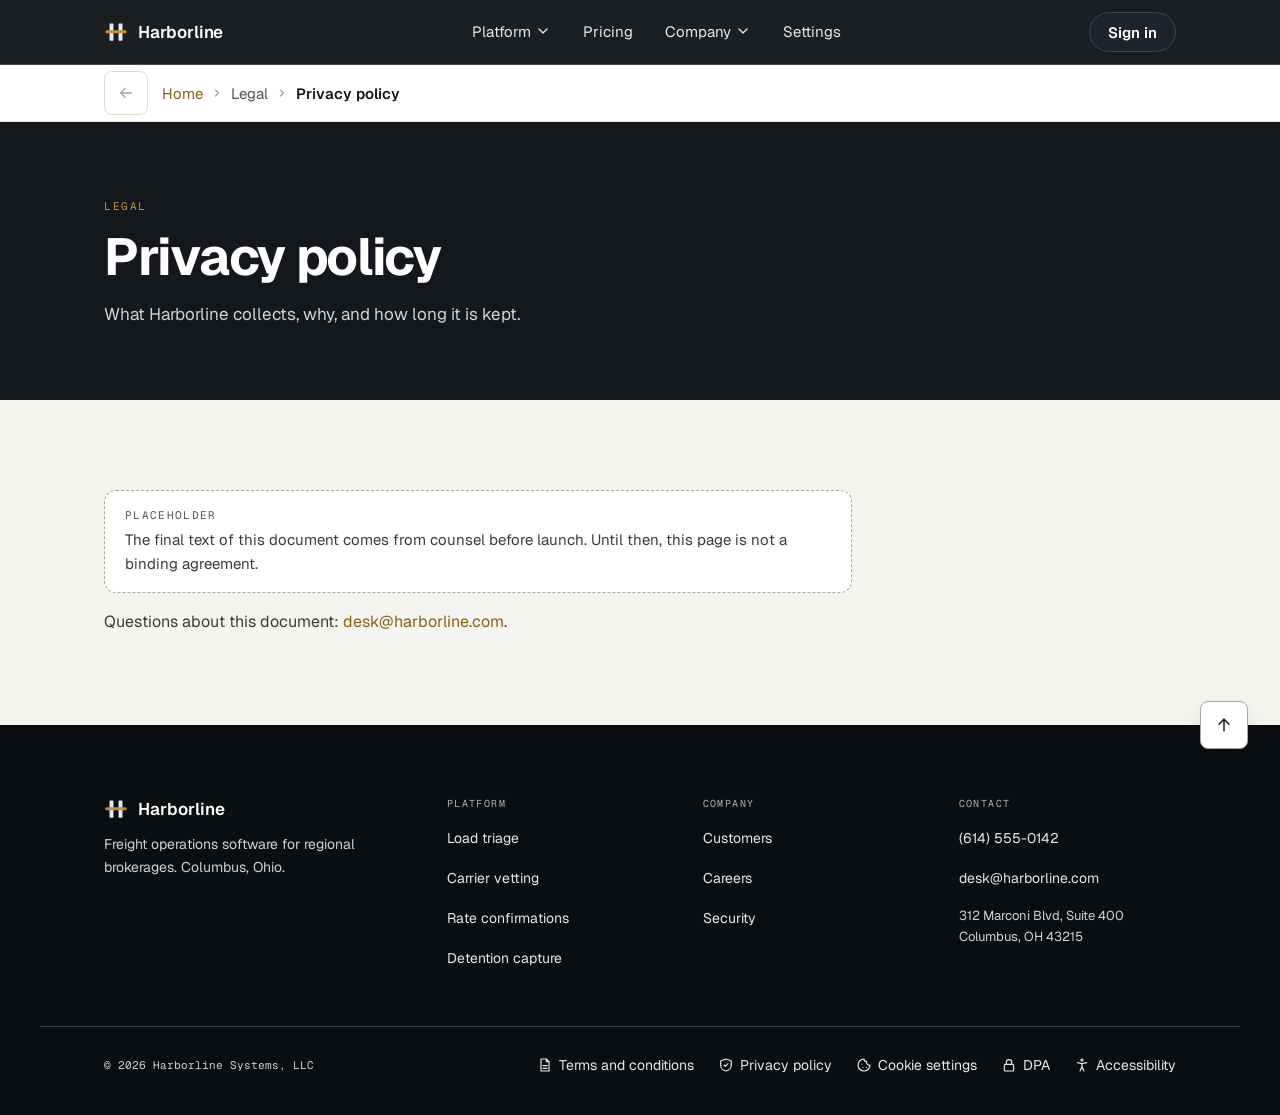
<file: legal/privacy/index.html>
<!DOCTYPE html>
<html lang="en">
<head>
<meta charset="utf-8">
<meta name="viewport" content="width=device-width, initial-scale=1">
<title>Privacy policy | Harborline</title>
<meta name="description" content="What Harborline collects, why, and how long it is kept.">
<meta name="robots" content="index,follow">
<link rel="canonical" href="https://harborline.example.com/legal/privacy/">
<meta name="theme-color" content="#14181D">
<meta property="og:type" content="website">
<meta property="og:site_name" content="Harborline">
<meta property="og:title" content="Privacy policy | Harborline">
<meta property="og:description" content="What Harborline collects, why, and how long it is kept.">
<meta property="og:url" content="https://harborline.example.com/legal/privacy/">
<meta property="og:image" content="https://harborline.example.com/assets/og-image.png">
<meta property="og:image:width" content="1200">
<meta property="og:image:height" content="630">
<meta property="og:image:alt" content="Harborline wordmark with the headline Cover every load before lunch on a dark ink background">
<meta name="twitter:card" content="summary_large_image">
<meta name="twitter:title" content="Privacy policy | Harborline">
<meta name="twitter:description" content="What Harborline collects, why, and how long it is kept.">
<meta name="twitter:image" content="https://harborline.example.com/assets/og-image.png">
<link rel="icon" href="../../assets/logo/logo-mark.svg" type="image/svg+xml">
<link rel="icon" href="../../assets/logo/favicon-32.png" type="image/png" sizes="32x32">
<link rel="apple-touch-icon" href="../../assets/logo/apple-touch-icon.png">
<link rel="manifest" href="../../site.webmanifest">
<link rel="preconnect" href="https://fonts.googleapis.com">
<link rel="preconnect" href="https://fonts.gstatic.com" crossorigin="anonymous">
<link href="https://fonts.googleapis.com/css2?family=Geist:wght@400;500;600;700&amp;family=Geist+Mono:wght@400;500&amp;family=Instrument+Serif&amp;display=swap" rel="stylesheet">
<link rel="stylesheet" href="../../css/styles.css?v=e7fd9453">
<script src="../../js/theme.js?v=02d43f2d"></script>
<link rel="preload" href="../../js/main.js?v=f95671fb" as="script">
</head>
<body data-route="legal/privacy" data-root="../../">
<a class="hl-skip" href="#main">Skip to content</a>

<header class="hl-navbar is-fixed" id="top">
  <div class="hl-navbar__inner">
    <a class="hl-navbar__brand" href="../../index.html" aria-label="Harborline, home"><svg class="hl-navbar__mark" viewBox="0 0 256 256" aria-hidden="true" focusable="false"><rect x="59" y="36" width="42" height="184" rx="6" fill="#E4E9ED"/><rect x="155" y="36" width="42" height="184" rx="6" fill="#E4E9ED"/><rect x="14" y="108" width="228" height="34" rx="17" fill="#C2913A"/></svg>Harborline</a>

    <nav class="hl-navbar__nav" aria-label="Main">
      <ul class="hl-navbar__list">
      <li class="hl-sub" data-sub>
        <button class="hl-navbar__link hl-sub__btn" type="button" id="sub-platform-btn" aria-expanded="false" aria-controls="sub-platform">Platform<svg class="hl-sub__chev" width="16" height="16" viewBox="0 0 24 24" fill="none" stroke="currentColor" stroke-width="2" stroke-linecap="round" stroke-linejoin="round" aria-hidden="true" focusable="false"><path d="M6 9l6 6 6-6"/></svg></button>
        <ul class="hl-sub__panel" id="sub-platform" aria-label="Platform" hidden>
          <li><a class="hl-sub__link" href="../../platform/load-triage/index.html"><svg class="hl-sub__icon" viewBox="0 0 24 24" aria-hidden="true" focusable="false"><rect x="5" y="5" width="14" height="14" rx="2" fill="none" stroke="currentColor" stroke-width="2" stroke-linecap="round" stroke-linejoin="round"></rect><rect class="hl-icon-bar" x="1" y="10.75" width="22" height="2.5" rx="1.25"></rect></svg><span class="hl-sub__text"><span class="hl-sub__title">Load triage</span><span class="hl-sub__desc">One queue for every board posting</span></span></a></li>
          <li><a class="hl-sub__link" href="../../platform/carrier-vetting/index.html"><svg class="hl-sub__icon" viewBox="0 0 24 24" aria-hidden="true" focusable="false"><circle cx="12" cy="5.5" r="3" fill="none" stroke="currentColor" stroke-width="2" stroke-linecap="round" stroke-linejoin="round"></circle><path d="M5.5 20.5a6.5 6.5 0 0 1 13 0" fill="none" stroke="currentColor" stroke-width="2" stroke-linecap="round" stroke-linejoin="round"></path><rect class="hl-icon-bar" x="2" y="10.75" width="20" height="2.5" rx="1.25"></rect></svg><span class="hl-sub__text"><span class="hl-sub__title">Carrier vetting</span><span class="hl-sub__desc">Authority and insurance checked before you confirm</span></span></a></li>
          <li><a class="hl-sub__link" href="../../platform/rate-confirmations/index.html"><svg class="hl-sub__icon" viewBox="0 0 24 24" aria-hidden="true" focusable="false"><rect x="6" y="3" width="12" height="18" rx="2" fill="none" stroke="currentColor" stroke-width="2" stroke-linecap="round" stroke-linejoin="round"></rect><rect class="hl-icon-bar" x="2" y="10.75" width="20" height="2.5" rx="1.25"></rect></svg><span class="hl-sub__text"><span class="hl-sub__title">Rate confirmations</span><span class="hl-sub__desc">Send, e-sign and file from the load card</span></span></a></li>
          <li><a class="hl-sub__link" href="../../platform/detention/index.html"><svg class="hl-sub__icon" viewBox="0 0 24 24" aria-hidden="true" focusable="false"><circle cx="12" cy="12" r="7.5" fill="none" stroke="currentColor" stroke-width="2" stroke-linecap="round" stroke-linejoin="round"></circle><path d="M12 7.5V10" fill="none" stroke="currentColor" stroke-width="2" stroke-linecap="round" stroke-linejoin="round"></path><rect class="hl-icon-bar" x="1" y="10.75" width="22" height="2.5" rx="1.25"></rect></svg><span class="hl-sub__text"><span class="hl-sub__title">Detention capture</span><span class="hl-sub__desc">Dock time turned into line items</span></span></a></li>
          <li class="hl-sub__foot"><a class="hl-sub__all" href="../../index.html#platform">Platform overview</a></li>
        </ul>
      </li>
      <li><a class="hl-navbar__link" href="../../index.html#pricing">Pricing</a></li>
      <li class="hl-sub" data-sub>
        <button class="hl-navbar__link hl-sub__btn" type="button" id="sub-company-btn" aria-expanded="false" aria-controls="sub-company">Company<svg class="hl-sub__chev" width="16" height="16" viewBox="0 0 24 24" fill="none" stroke="currentColor" stroke-width="2" stroke-linecap="round" stroke-linejoin="round" aria-hidden="true" focusable="false"><path d="M6 9l6 6 6-6"/></svg></button>
        <ul class="hl-sub__panel" id="sub-company" aria-label="Company" hidden>
          <li><a class="hl-sub__link" href="../../company/customers/index.html"><span class="hl-sub__text"><span class="hl-sub__title">Customers</span><span class="hl-sub__desc">Brokerages running Harborline</span></span></a></li>
          <li><a class="hl-sub__link" href="../../company/careers/index.html"><span class="hl-sub__text"><span class="hl-sub__title">Careers</span><span class="hl-sub__desc">Working on Harborline</span></span></a></li>
          <li><a class="hl-sub__link" href="../../company/security/index.html"><span class="hl-sub__text"><span class="hl-sub__title">Security</span><span class="hl-sub__desc">Access, audit trail and your data</span></span></a></li>

        </ul>
      </li>
      <li><a class="hl-navbar__link" href="../../settings/index.html">Settings</a></li>
      </ul>
    </nav>

    <div class="hl-navbar__actions">
      <a class="hl-btn hl-btn--quiet" href="../../sign-in/index.html">Sign in</a>
    </div>

    <button class="hl-navbar__toggle" type="button" id="navToggle" aria-expanded="false" aria-controls="navDrawer" aria-label="Open menu">
      <span class="hl-navbar__bars" aria-hidden="true"><span></span><span></span><span></span></span><span aria-hidden="true">Menu</span>
    </button>
  </div>

  <nav class="hl-navbar__drawer" id="navDrawer" aria-label="Main" hidden>
    <p class="hl-drawer__head">Platform</p>
    <ul class="hl-drawer__list"><li><a class="hl-navbar__drawer-link" href="../../platform/load-triage/index.html">Load triage</a></li><li><a class="hl-navbar__drawer-link" href="../../platform/carrier-vetting/index.html">Carrier vetting</a></li><li><a class="hl-navbar__drawer-link" href="../../platform/rate-confirmations/index.html">Rate confirmations</a></li><li><a class="hl-navbar__drawer-link" href="../../platform/detention/index.html">Detention capture</a></li></ul>
    <ul class="hl-drawer__list hl-drawer__list--top"><li><a class="hl-navbar__drawer-link" href="../../index.html#pricing">Pricing</a></li><li><a class="hl-navbar__drawer-link" href="../../settings/index.html">Settings</a></li><li><a class="hl-navbar__drawer-link" href="../../sign-in/index.html">Sign in</a></li></ul>
    <p class="hl-drawer__head">Company</p>
    <ul class="hl-drawer__list"><li><a class="hl-navbar__drawer-link" href="../../company/customers/index.html">Customers</a></li><li><a class="hl-navbar__drawer-link" href="../../company/careers/index.html">Careers</a></li><li><a class="hl-navbar__drawer-link" href="../../company/security/index.html">Security</a></li></ul>
  </nav>
</header>
<div class="hl-backdrop" id="navBackdrop" hidden></div>

<main id="main" tabindex="-1">
  <section class="hl-pagehead">
    <div class="hl-container hl-pagehead__inner">

      <p class="hl-eyebrow hl-eyebrow--brass">Legal</p>
      <h1 class="hl-page__title">Privacy policy</h1>
      <p class="hl-lead hl-lead--inverse">What Harborline collects, why, and how long it is kept.</p>

    </div>
  </section>
  <div class="hl-section hl-section--canvas">
    <div class="hl-container hl-pagegrid hl-pagegrid--single">
      <div class="hl-prose">
        <div class="hl-note" role="note"><p class="hl-note__label">Placeholder</p><p>The final text of this document comes from counsel before launch. Until then, this page is not a binding agreement.</p></div>
        <p>Questions about this document: <a href="mailto:desk@harborline.com">desk@harborline.com</a>.</p>
      </div>
    </div>
  </div>
</main>

<footer class="hl-footer" id="site-footer">
  <button class="hl-totop hl-totop--docked" type="button" data-totop aria-label="Back to top"><svg width="20" height="20" viewBox="0 0 24 24" fill="none" stroke="currentColor" stroke-width="1.75" stroke-linecap="round" stroke-linejoin="round" aria-hidden="true" focusable="false"><path d="M12 19V5"/><path d="M6 11l6-6 6 6"/></svg></button>
  <div class="hl-container hl-grid hl-grid--footer">
    <div class="hl-footer__brandcol">
      <a class="hl-footer__brand" href="../../index.html"><svg class="hl-navbar__mark" viewBox="0 0 256 256" aria-hidden="true" focusable="false"><rect x="59" y="36" width="42" height="184" rx="6" fill="#E4E9ED"/><rect x="155" y="36" width="42" height="184" rx="6" fill="#E4E9ED"/><rect x="14" y="108" width="228" height="34" rx="17" fill="#C2913A"/></svg>Harborline</a>
      <p class="hl-footer__blurb">Freight operations software for regional brokerages. Columbus, Ohio.</p>
    </div>
    <nav class="hl-footer__col" aria-labelledby="ft-platform">
      <h2 class="hl-footer__head" id="ft-platform">Platform</h2>
      <a href="../../platform/load-triage/index.html">Load triage</a>
      <a href="../../platform/carrier-vetting/index.html">Carrier vetting</a>
      <a href="../../platform/rate-confirmations/index.html">Rate confirmations</a>
      <a href="../../platform/detention/index.html">Detention capture</a>
    </nav>
    <nav class="hl-footer__col" aria-labelledby="ft-company">
      <h2 class="hl-footer__head" id="ft-company">Company</h2>
      <a href="../../company/customers/index.html">Customers</a>
      <a href="../../company/careers/index.html">Careers</a>
      <a href="../../company/security/index.html">Security</a>
    </nav>
    <div class="hl-footer__col">
      <h2 class="hl-footer__head">Contact</h2>
      <a href="tel:+16145550142">(614) 555-0142</a>
      <a href="mailto:desk@harborline.com">desk@harborline.com</a>
      <p class="hl-footer__addr">312 Marconi Blvd, Suite 400<br>Columbus, OH 43215</p>
    </div>
  </div>
  <div class="hl-container hl-footer__legal">
    <span>© 2026 Harborline Systems, LLC</span>
    <nav class="hl-footer__legalnav" aria-label="Legal"><a href="../../legal/terms/index.html"><svg width="16" height="16" viewBox="0 0 24 24" fill="none" stroke="currentColor" stroke-width="1.75" stroke-linecap="round" stroke-linejoin="round" aria-hidden="true" focusable="false"><path d="M14 3H6v18h12V7z"/><path d="M14 3v4h4"/><path d="M9 13h6"/><path d="M9 17h6"/></svg>Terms and conditions</a><a href="../../legal/privacy/index.html"><svg width="16" height="16" viewBox="0 0 24 24" fill="none" stroke="currentColor" stroke-width="1.75" stroke-linecap="round" stroke-linejoin="round" aria-hidden="true" focusable="false"><path d="M12 3l8 3v6c0 4.5-3.4 8.3-8 9-4.6-.7-8-4.5-8-9V6z"/><path d="M9 12l2 2 4-4"/></svg>Privacy policy</a><button class="hl-footer__cookie" type="button" data-cookie-open><svg width="16" height="16" viewBox="0 0 24 24" fill="none" stroke="currentColor" stroke-width="1.75" stroke-linecap="round" stroke-linejoin="round" aria-hidden="true" focusable="false"><path d="M12 3a9 9 0 1 0 9 9 4 4 0 0 1-5-5 4 4 0 0 1-4-4z"/><path d="M8.5 10.5v.01"/><path d="M15.5 15.5v.01"/><path d="M10.5 16v.01"/></svg>Cookie settings</button><a href="../../legal/dpa/index.html"><svg width="16" height="16" viewBox="0 0 24 24" fill="none" stroke="currentColor" stroke-width="1.75" stroke-linecap="round" stroke-linejoin="round" aria-hidden="true" focusable="false"><rect x="5" y="11" width="14" height="10" rx="2"/><path d="M8 11V8a4 4 0 0 1 8 0v3"/></svg>DPA</a><a href="../../legal/accessibility/index.html"><svg width="16" height="16" viewBox="0 0 24 24" fill="none" stroke="currentColor" stroke-width="1.75" stroke-linecap="round" stroke-linejoin="round" aria-hidden="true" focusable="false"><circle cx="12" cy="4.5" r="1.5"/><path d="M5 8.5l7 1.5 7-1.5"/><path d="M12 10v5"/><path d="M9 21l3-6 3 6"/></svg>Accessibility</a></nav>
  </div>
</footer>
<button class="hl-totop hl-totop--floating" type="button" id="toTop" data-totop aria-label="Back to top" aria-hidden="true" tabindex="-1"><svg width="20" height="20" viewBox="0 0 24 24" fill="none" stroke="currentColor" stroke-width="1.75" stroke-linecap="round" stroke-linejoin="round" aria-hidden="true" focusable="false"><path d="M12 19V5"/><path d="M6 11l6-6 6 6"/></svg></button>
<div class="hl-modal" id="cookieModal" hidden>
  <div class="hl-modal__box" role="dialog" aria-modal="true" aria-labelledby="ck-title" aria-describedby="ck-desc">
    <div class="hl-modal__head"><h2 class="hl-modal__title" id="ck-title">Cookie settings</h2><button class="hl-modal__close" type="button" data-cookie-close aria-label="Close cookie settings"><svg width="20" height="20" viewBox="0 0 24 24" fill="none" stroke="currentColor" stroke-width="1.75" stroke-linecap="round" aria-hidden="true" focusable="false"><path d="M6 6l12 12"/><path d="M18 6L6 18"/></svg></button></div>
    <p class="hl-modal__desc" id="ck-desc">This site sets no cookies and runs no analytics or ads. It keeps a few items in this browser so the site looks the way you left it. Choose what it may keep.</p>
    <fieldset class="hl-modal__options"><legend class="hl-sr">Storage choices</legend>
      <label class="hl-modal__opt" for="ck-essential"><input type="checkbox" id="ck-essential" checked="checked" disabled="disabled"><span><span class="hl-modal__opt-title">Essential, always on</span><span class="hl-modal__opt-desc">Remembers these choices.</span></span></label>
      <label class="hl-modal__opt" for="ck-display"><input type="checkbox" id="ck-display"><span><span class="hl-modal__opt-title">Display settings</span><span class="hl-modal__opt-desc">Theme and text size from the Settings page. Turning this off deletes the saved copy.</span></span></label>
    </fieldset>
    <div class="hl-modal__actions"><button class="hl-btn hl-btn--primary hl-btn--lg" type="button" data-cookie-save>Save choices</button><button class="hl-btn hl-btn--ghost hl-btn--lg" type="button" data-cookie-close>Cancel</button><a class="hl-modal__link" href="../../legal/privacy/index.html">Privacy policy</a></div>
  </div>
</div>
<div class="hl-toast" id="toast" role="status" aria-live="polite"></div>

<script src="../../js/main.js?v=f95671fb" defer="defer"></script>
</body>
</html>
</file>
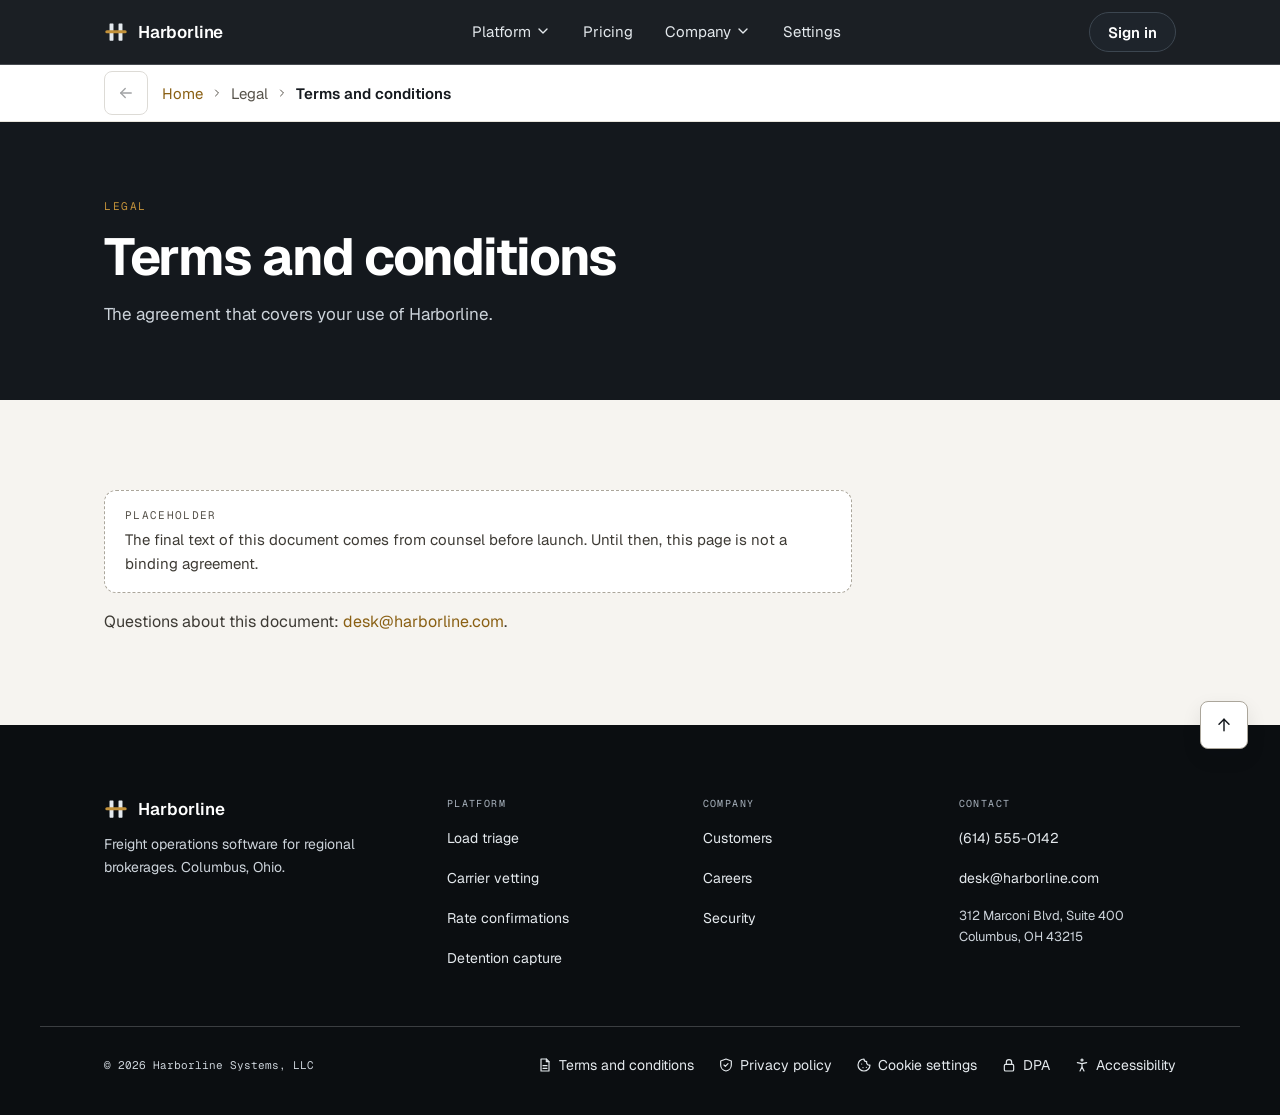
<file: legal/terms/index.html>
<!DOCTYPE html>
<html lang="en">
<head>
<meta charset="utf-8">
<meta name="viewport" content="width=device-width, initial-scale=1">
<title>Terms and conditions | Harborline</title>
<meta name="description" content="The agreement that covers your use of Harborline.">
<meta name="robots" content="index,follow">
<link rel="canonical" href="https://harborline.example.com/legal/terms/">
<meta name="theme-color" content="#14181D">
<meta property="og:type" content="website">
<meta property="og:site_name" content="Harborline">
<meta property="og:title" content="Terms and conditions | Harborline">
<meta property="og:description" content="The agreement that covers your use of Harborline.">
<meta property="og:url" content="https://harborline.example.com/legal/terms/">
<meta property="og:image" content="https://harborline.example.com/assets/og-image.png">
<meta property="og:image:width" content="1200">
<meta property="og:image:height" content="630">
<meta property="og:image:alt" content="Harborline wordmark with the headline Cover every load before lunch on a dark ink background">
<meta name="twitter:card" content="summary_large_image">
<meta name="twitter:title" content="Terms and conditions | Harborline">
<meta name="twitter:description" content="The agreement that covers your use of Harborline.">
<meta name="twitter:image" content="https://harborline.example.com/assets/og-image.png">
<link rel="icon" href="../../assets/logo/logo-mark.svg" type="image/svg+xml">
<link rel="icon" href="../../assets/logo/favicon-32.png" type="image/png" sizes="32x32">
<link rel="apple-touch-icon" href="../../assets/logo/apple-touch-icon.png">
<link rel="manifest" href="../../site.webmanifest">
<link rel="preconnect" href="https://fonts.googleapis.com">
<link rel="preconnect" href="https://fonts.gstatic.com" crossorigin="anonymous">
<link href="https://fonts.googleapis.com/css2?family=Geist:wght@400;500;600;700&amp;family=Geist+Mono:wght@400;500&amp;family=Instrument+Serif&amp;display=swap" rel="stylesheet">
<link rel="stylesheet" href="../../css/styles.css?v=e7fd9453">
<script src="../../js/theme.js?v=02d43f2d"></script>
<link rel="preload" href="../../js/main.js?v=f95671fb" as="script">
</head>
<body data-route="legal/terms" data-root="../../">
<a class="hl-skip" href="#main">Skip to content</a>

<header class="hl-navbar is-fixed" id="top">
  <div class="hl-navbar__inner">
    <a class="hl-navbar__brand" href="../../index.html" aria-label="Harborline, home"><svg class="hl-navbar__mark" viewBox="0 0 256 256" aria-hidden="true" focusable="false"><rect x="59" y="36" width="42" height="184" rx="6" fill="#E4E9ED"/><rect x="155" y="36" width="42" height="184" rx="6" fill="#E4E9ED"/><rect x="14" y="108" width="228" height="34" rx="17" fill="#C2913A"/></svg>Harborline</a>

    <nav class="hl-navbar__nav" aria-label="Main">
      <ul class="hl-navbar__list">
      <li class="hl-sub" data-sub>
        <button class="hl-navbar__link hl-sub__btn" type="button" id="sub-platform-btn" aria-expanded="false" aria-controls="sub-platform">Platform<svg class="hl-sub__chev" width="16" height="16" viewBox="0 0 24 24" fill="none" stroke="currentColor" stroke-width="2" stroke-linecap="round" stroke-linejoin="round" aria-hidden="true" focusable="false"><path d="M6 9l6 6 6-6"/></svg></button>
        <ul class="hl-sub__panel" id="sub-platform" aria-label="Platform" hidden>
          <li><a class="hl-sub__link" href="../../platform/load-triage/index.html"><svg class="hl-sub__icon" viewBox="0 0 24 24" aria-hidden="true" focusable="false"><rect x="5" y="5" width="14" height="14" rx="2" fill="none" stroke="currentColor" stroke-width="2" stroke-linecap="round" stroke-linejoin="round"></rect><rect class="hl-icon-bar" x="1" y="10.75" width="22" height="2.5" rx="1.25"></rect></svg><span class="hl-sub__text"><span class="hl-sub__title">Load triage</span><span class="hl-sub__desc">One queue for every board posting</span></span></a></li>
          <li><a class="hl-sub__link" href="../../platform/carrier-vetting/index.html"><svg class="hl-sub__icon" viewBox="0 0 24 24" aria-hidden="true" focusable="false"><circle cx="12" cy="5.5" r="3" fill="none" stroke="currentColor" stroke-width="2" stroke-linecap="round" stroke-linejoin="round"></circle><path d="M5.5 20.5a6.5 6.5 0 0 1 13 0" fill="none" stroke="currentColor" stroke-width="2" stroke-linecap="round" stroke-linejoin="round"></path><rect class="hl-icon-bar" x="2" y="10.75" width="20" height="2.5" rx="1.25"></rect></svg><span class="hl-sub__text"><span class="hl-sub__title">Carrier vetting</span><span class="hl-sub__desc">Authority and insurance checked before you confirm</span></span></a></li>
          <li><a class="hl-sub__link" href="../../platform/rate-confirmations/index.html"><svg class="hl-sub__icon" viewBox="0 0 24 24" aria-hidden="true" focusable="false"><rect x="6" y="3" width="12" height="18" rx="2" fill="none" stroke="currentColor" stroke-width="2" stroke-linecap="round" stroke-linejoin="round"></rect><rect class="hl-icon-bar" x="2" y="10.75" width="20" height="2.5" rx="1.25"></rect></svg><span class="hl-sub__text"><span class="hl-sub__title">Rate confirmations</span><span class="hl-sub__desc">Send, e-sign and file from the load card</span></span></a></li>
          <li><a class="hl-sub__link" href="../../platform/detention/index.html"><svg class="hl-sub__icon" viewBox="0 0 24 24" aria-hidden="true" focusable="false"><circle cx="12" cy="12" r="7.5" fill="none" stroke="currentColor" stroke-width="2" stroke-linecap="round" stroke-linejoin="round"></circle><path d="M12 7.5V10" fill="none" stroke="currentColor" stroke-width="2" stroke-linecap="round" stroke-linejoin="round"></path><rect class="hl-icon-bar" x="1" y="10.75" width="22" height="2.5" rx="1.25"></rect></svg><span class="hl-sub__text"><span class="hl-sub__title">Detention capture</span><span class="hl-sub__desc">Dock time turned into line items</span></span></a></li>
          <li class="hl-sub__foot"><a class="hl-sub__all" href="../../index.html#platform">Platform overview</a></li>
        </ul>
      </li>
      <li><a class="hl-navbar__link" href="../../index.html#pricing">Pricing</a></li>
      <li class="hl-sub" data-sub>
        <button class="hl-navbar__link hl-sub__btn" type="button" id="sub-company-btn" aria-expanded="false" aria-controls="sub-company">Company<svg class="hl-sub__chev" width="16" height="16" viewBox="0 0 24 24" fill="none" stroke="currentColor" stroke-width="2" stroke-linecap="round" stroke-linejoin="round" aria-hidden="true" focusable="false"><path d="M6 9l6 6 6-6"/></svg></button>
        <ul class="hl-sub__panel" id="sub-company" aria-label="Company" hidden>
          <li><a class="hl-sub__link" href="../../company/customers/index.html"><span class="hl-sub__text"><span class="hl-sub__title">Customers</span><span class="hl-sub__desc">Brokerages running Harborline</span></span></a></li>
          <li><a class="hl-sub__link" href="../../company/careers/index.html"><span class="hl-sub__text"><span class="hl-sub__title">Careers</span><span class="hl-sub__desc">Working on Harborline</span></span></a></li>
          <li><a class="hl-sub__link" href="../../company/security/index.html"><span class="hl-sub__text"><span class="hl-sub__title">Security</span><span class="hl-sub__desc">Access, audit trail and your data</span></span></a></li>

        </ul>
      </li>
      <li><a class="hl-navbar__link" href="../../settings/index.html">Settings</a></li>
      </ul>
    </nav>

    <div class="hl-navbar__actions">
      <a class="hl-btn hl-btn--quiet" href="../../sign-in/index.html">Sign in</a>
    </div>

    <button class="hl-navbar__toggle" type="button" id="navToggle" aria-expanded="false" aria-controls="navDrawer" aria-label="Open menu">
      <span class="hl-navbar__bars" aria-hidden="true"><span></span><span></span><span></span></span><span aria-hidden="true">Menu</span>
    </button>
  </div>

  <nav class="hl-navbar__drawer" id="navDrawer" aria-label="Main" hidden>
    <p class="hl-drawer__head">Platform</p>
    <ul class="hl-drawer__list"><li><a class="hl-navbar__drawer-link" href="../../platform/load-triage/index.html">Load triage</a></li><li><a class="hl-navbar__drawer-link" href="../../platform/carrier-vetting/index.html">Carrier vetting</a></li><li><a class="hl-navbar__drawer-link" href="../../platform/rate-confirmations/index.html">Rate confirmations</a></li><li><a class="hl-navbar__drawer-link" href="../../platform/detention/index.html">Detention capture</a></li></ul>
    <ul class="hl-drawer__list hl-drawer__list--top"><li><a class="hl-navbar__drawer-link" href="../../index.html#pricing">Pricing</a></li><li><a class="hl-navbar__drawer-link" href="../../settings/index.html">Settings</a></li><li><a class="hl-navbar__drawer-link" href="../../sign-in/index.html">Sign in</a></li></ul>
    <p class="hl-drawer__head">Company</p>
    <ul class="hl-drawer__list"><li><a class="hl-navbar__drawer-link" href="../../company/customers/index.html">Customers</a></li><li><a class="hl-navbar__drawer-link" href="../../company/careers/index.html">Careers</a></li><li><a class="hl-navbar__drawer-link" href="../../company/security/index.html">Security</a></li></ul>
  </nav>
</header>
<div class="hl-backdrop" id="navBackdrop" hidden></div>

<main id="main" tabindex="-1">
  <section class="hl-pagehead">
    <div class="hl-container hl-pagehead__inner">

      <p class="hl-eyebrow hl-eyebrow--brass">Legal</p>
      <h1 class="hl-page__title">Terms and conditions</h1>
      <p class="hl-lead hl-lead--inverse">The agreement that covers your use of Harborline.</p>

    </div>
  </section>
  <div class="hl-section hl-section--canvas">
    <div class="hl-container hl-pagegrid hl-pagegrid--single">
      <div class="hl-prose">
        <div class="hl-note" role="note"><p class="hl-note__label">Placeholder</p><p>The final text of this document comes from counsel before launch. Until then, this page is not a binding agreement.</p></div>
        <p>Questions about this document: <a href="mailto:desk@harborline.com">desk@harborline.com</a>.</p>
      </div>
    </div>
  </div>
</main>

<footer class="hl-footer" id="site-footer">
  <button class="hl-totop hl-totop--docked" type="button" data-totop aria-label="Back to top"><svg width="20" height="20" viewBox="0 0 24 24" fill="none" stroke="currentColor" stroke-width="1.75" stroke-linecap="round" stroke-linejoin="round" aria-hidden="true" focusable="false"><path d="M12 19V5"/><path d="M6 11l6-6 6 6"/></svg></button>
  <div class="hl-container hl-grid hl-grid--footer">
    <div class="hl-footer__brandcol">
      <a class="hl-footer__brand" href="../../index.html"><svg class="hl-navbar__mark" viewBox="0 0 256 256" aria-hidden="true" focusable="false"><rect x="59" y="36" width="42" height="184" rx="6" fill="#E4E9ED"/><rect x="155" y="36" width="42" height="184" rx="6" fill="#E4E9ED"/><rect x="14" y="108" width="228" height="34" rx="17" fill="#C2913A"/></svg>Harborline</a>
      <p class="hl-footer__blurb">Freight operations software for regional brokerages. Columbus, Ohio.</p>
    </div>
    <nav class="hl-footer__col" aria-labelledby="ft-platform">
      <h2 class="hl-footer__head" id="ft-platform">Platform</h2>
      <a href="../../platform/load-triage/index.html">Load triage</a>
      <a href="../../platform/carrier-vetting/index.html">Carrier vetting</a>
      <a href="../../platform/rate-confirmations/index.html">Rate confirmations</a>
      <a href="../../platform/detention/index.html">Detention capture</a>
    </nav>
    <nav class="hl-footer__col" aria-labelledby="ft-company">
      <h2 class="hl-footer__head" id="ft-company">Company</h2>
      <a href="../../company/customers/index.html">Customers</a>
      <a href="../../company/careers/index.html">Careers</a>
      <a href="../../company/security/index.html">Security</a>
    </nav>
    <div class="hl-footer__col">
      <h2 class="hl-footer__head">Contact</h2>
      <a href="tel:+16145550142">(614) 555-0142</a>
      <a href="mailto:desk@harborline.com">desk@harborline.com</a>
      <p class="hl-footer__addr">312 Marconi Blvd, Suite 400<br>Columbus, OH 43215</p>
    </div>
  </div>
  <div class="hl-container hl-footer__legal">
    <span>© 2026 Harborline Systems, LLC</span>
    <nav class="hl-footer__legalnav" aria-label="Legal"><a href="../../legal/terms/index.html"><svg width="16" height="16" viewBox="0 0 24 24" fill="none" stroke="currentColor" stroke-width="1.75" stroke-linecap="round" stroke-linejoin="round" aria-hidden="true" focusable="false"><path d="M14 3H6v18h12V7z"/><path d="M14 3v4h4"/><path d="M9 13h6"/><path d="M9 17h6"/></svg>Terms and conditions</a><a href="../../legal/privacy/index.html"><svg width="16" height="16" viewBox="0 0 24 24" fill="none" stroke="currentColor" stroke-width="1.75" stroke-linecap="round" stroke-linejoin="round" aria-hidden="true" focusable="false"><path d="M12 3l8 3v6c0 4.5-3.4 8.3-8 9-4.6-.7-8-4.5-8-9V6z"/><path d="M9 12l2 2 4-4"/></svg>Privacy policy</a><button class="hl-footer__cookie" type="button" data-cookie-open><svg width="16" height="16" viewBox="0 0 24 24" fill="none" stroke="currentColor" stroke-width="1.75" stroke-linecap="round" stroke-linejoin="round" aria-hidden="true" focusable="false"><path d="M12 3a9 9 0 1 0 9 9 4 4 0 0 1-5-5 4 4 0 0 1-4-4z"/><path d="M8.5 10.5v.01"/><path d="M15.5 15.5v.01"/><path d="M10.5 16v.01"/></svg>Cookie settings</button><a href="../../legal/dpa/index.html"><svg width="16" height="16" viewBox="0 0 24 24" fill="none" stroke="currentColor" stroke-width="1.75" stroke-linecap="round" stroke-linejoin="round" aria-hidden="true" focusable="false"><rect x="5" y="11" width="14" height="10" rx="2"/><path d="M8 11V8a4 4 0 0 1 8 0v3"/></svg>DPA</a><a href="../../legal/accessibility/index.html"><svg width="16" height="16" viewBox="0 0 24 24" fill="none" stroke="currentColor" stroke-width="1.75" stroke-linecap="round" stroke-linejoin="round" aria-hidden="true" focusable="false"><circle cx="12" cy="4.5" r="1.5"/><path d="M5 8.5l7 1.5 7-1.5"/><path d="M12 10v5"/><path d="M9 21l3-6 3 6"/></svg>Accessibility</a></nav>
  </div>
</footer>
<button class="hl-totop hl-totop--floating" type="button" id="toTop" data-totop aria-label="Back to top" aria-hidden="true" tabindex="-1"><svg width="20" height="20" viewBox="0 0 24 24" fill="none" stroke="currentColor" stroke-width="1.75" stroke-linecap="round" stroke-linejoin="round" aria-hidden="true" focusable="false"><path d="M12 19V5"/><path d="M6 11l6-6 6 6"/></svg></button>
<div class="hl-modal" id="cookieModal" hidden>
  <div class="hl-modal__box" role="dialog" aria-modal="true" aria-labelledby="ck-title" aria-describedby="ck-desc">
    <div class="hl-modal__head"><h2 class="hl-modal__title" id="ck-title">Cookie settings</h2><button class="hl-modal__close" type="button" data-cookie-close aria-label="Close cookie settings"><svg width="20" height="20" viewBox="0 0 24 24" fill="none" stroke="currentColor" stroke-width="1.75" stroke-linecap="round" aria-hidden="true" focusable="false"><path d="M6 6l12 12"/><path d="M18 6L6 18"/></svg></button></div>
    <p class="hl-modal__desc" id="ck-desc">This site sets no cookies and runs no analytics or ads. It keeps a few items in this browser so the site looks the way you left it. Choose what it may keep.</p>
    <fieldset class="hl-modal__options"><legend class="hl-sr">Storage choices</legend>
      <label class="hl-modal__opt" for="ck-essential"><input type="checkbox" id="ck-essential" checked="checked" disabled="disabled"><span><span class="hl-modal__opt-title">Essential, always on</span><span class="hl-modal__opt-desc">Remembers these choices.</span></span></label>
      <label class="hl-modal__opt" for="ck-display"><input type="checkbox" id="ck-display"><span><span class="hl-modal__opt-title">Display settings</span><span class="hl-modal__opt-desc">Theme and text size from the Settings page. Turning this off deletes the saved copy.</span></span></label>
    </fieldset>
    <div class="hl-modal__actions"><button class="hl-btn hl-btn--primary hl-btn--lg" type="button" data-cookie-save>Save choices</button><button class="hl-btn hl-btn--ghost hl-btn--lg" type="button" data-cookie-close>Cancel</button><a class="hl-modal__link" href="../../legal/privacy/index.html">Privacy policy</a></div>
  </div>
</div>
<div class="hl-toast" id="toast" role="status" aria-live="polite"></div>

<script src="../../js/main.js?v=f95671fb" defer="defer"></script>
</body>
</html>
</file>
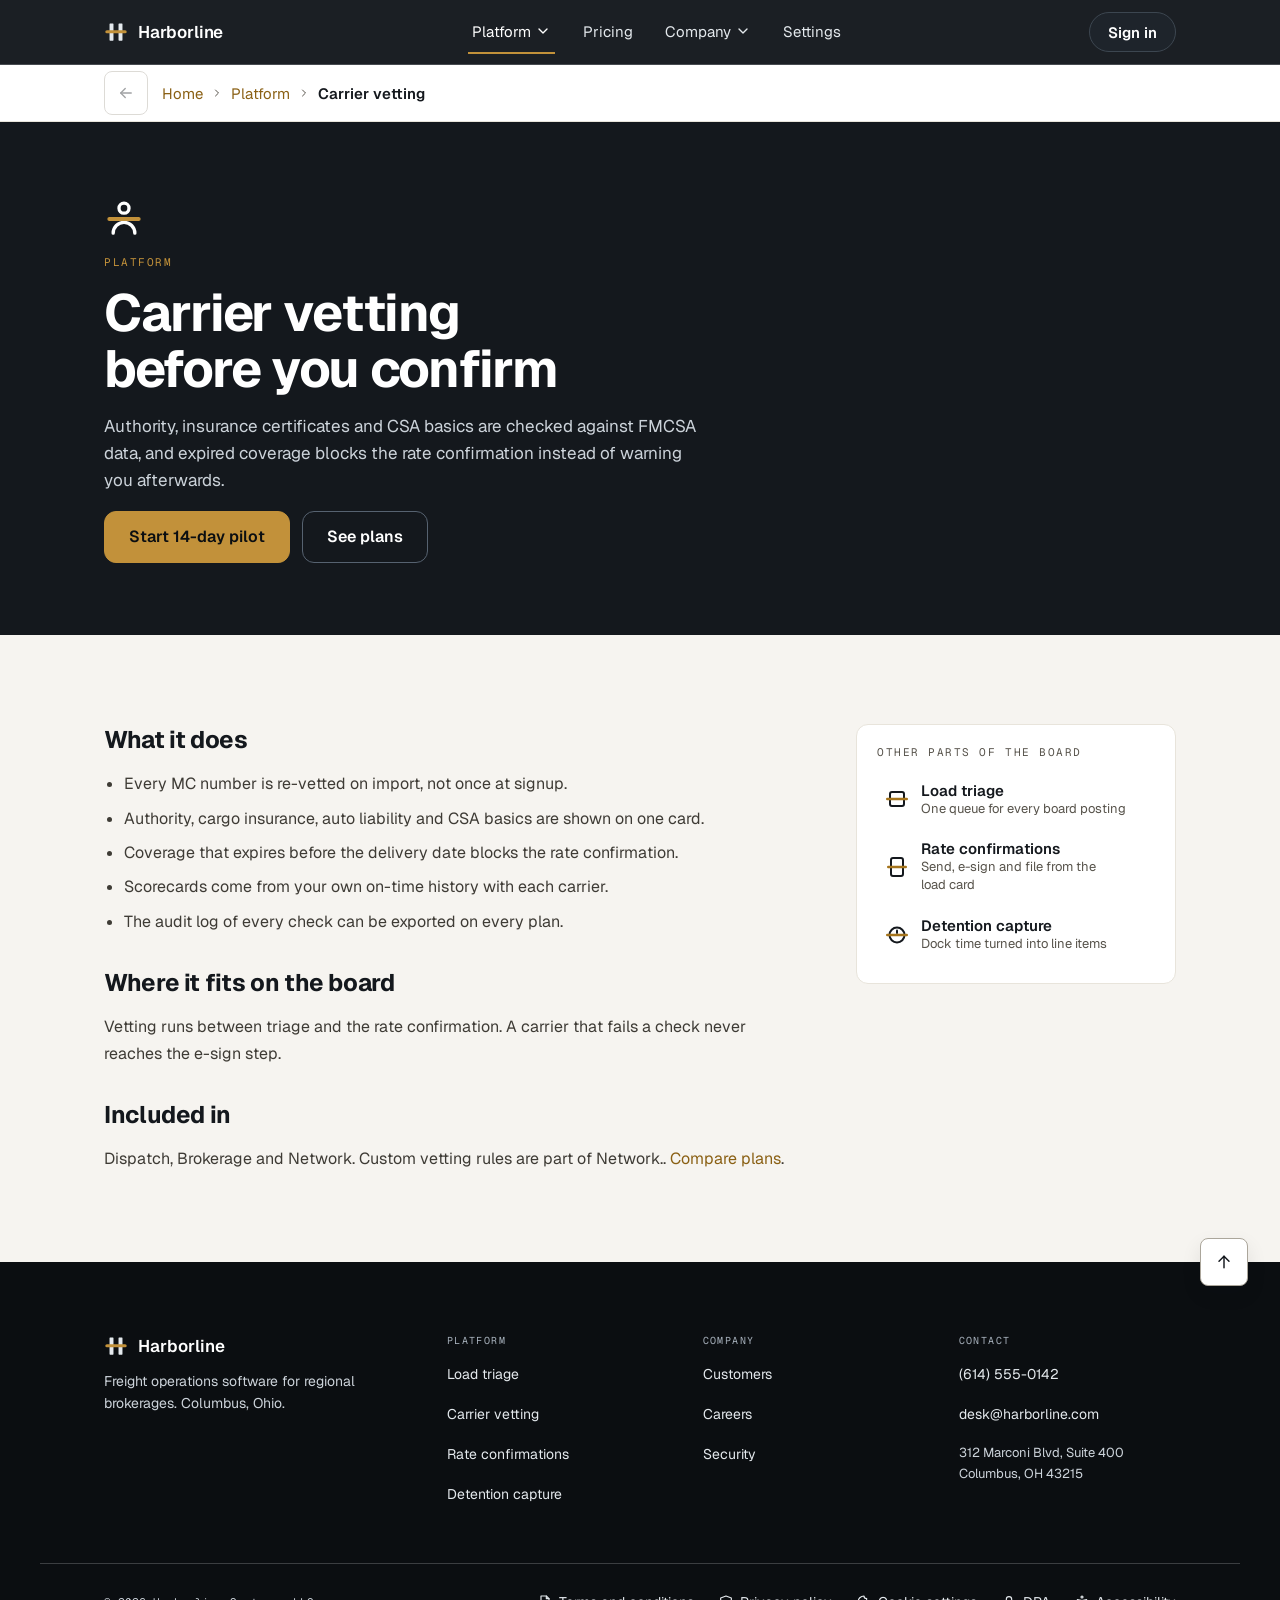
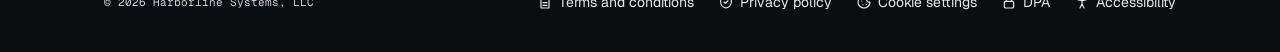
<file: platform/carrier-vetting/index.html>
<!DOCTYPE html>
<html lang="en">
<head>
<meta charset="utf-8">
<meta name="viewport" content="width=device-width, initial-scale=1">
<title>Carrier vetting before you confirm | Harborline</title>
<meta name="description" content="Authority, insurance certificates and CSA basics are checked against FMCSA data, and expired coverage blocks the rate confirmation instead of warning you afterwards.">
<meta name="robots" content="index,follow">
<link rel="canonical" href="https://harborline.example.com/platform/carrier-vetting/">
<meta name="theme-color" content="#14181D">
<meta property="og:type" content="website">
<meta property="og:site_name" content="Harborline">
<meta property="og:title" content="Carrier vetting before you confirm | Harborline">
<meta property="og:description" content="Authority, insurance certificates and CSA basics are checked against FMCSA data, and expired coverage blocks the rate confirmation instead of warning you afterwards.">
<meta property="og:url" content="https://harborline.example.com/platform/carrier-vetting/">
<meta property="og:image" content="https://harborline.example.com/assets/og-image.png">
<meta property="og:image:width" content="1200">
<meta property="og:image:height" content="630">
<meta property="og:image:alt" content="Harborline wordmark with the headline Cover every load before lunch on a dark ink background">
<meta name="twitter:card" content="summary_large_image">
<meta name="twitter:title" content="Carrier vetting before you confirm | Harborline">
<meta name="twitter:description" content="Authority, insurance certificates and CSA basics are checked against FMCSA data, and expired coverage blocks the rate confirmation instead of warning you afterwards.">
<meta name="twitter:image" content="https://harborline.example.com/assets/og-image.png">
<link rel="icon" href="../../assets/logo/logo-mark.svg" type="image/svg+xml">
<link rel="icon" href="../../assets/logo/favicon-32.png" type="image/png" sizes="32x32">
<link rel="apple-touch-icon" href="../../assets/logo/apple-touch-icon.png">
<link rel="manifest" href="../../site.webmanifest">
<link rel="preconnect" href="https://fonts.googleapis.com">
<link rel="preconnect" href="https://fonts.gstatic.com" crossorigin="anonymous">
<link href="https://fonts.googleapis.com/css2?family=Geist:wght@400;500;600;700&amp;family=Geist+Mono:wght@400;500&amp;family=Instrument+Serif&amp;display=swap" rel="stylesheet">
<link rel="stylesheet" href="../../css/styles.css?v=e7fd9453">
<script src="../../js/theme.js?v=02d43f2d"></script>
<link rel="preload" href="../../js/main.js?v=f95671fb" as="script">
</head>
<body data-route="platform/carrier-vetting" data-root="../../">
<a class="hl-skip" href="#main">Skip to content</a>

<header class="hl-navbar is-fixed" id="top">
  <div class="hl-navbar__inner">
    <a class="hl-navbar__brand" href="../../index.html" aria-label="Harborline, home"><svg class="hl-navbar__mark" viewBox="0 0 256 256" aria-hidden="true" focusable="false"><rect x="59" y="36" width="42" height="184" rx="6" fill="#E4E9ED"/><rect x="155" y="36" width="42" height="184" rx="6" fill="#E4E9ED"/><rect x="14" y="108" width="228" height="34" rx="17" fill="#C2913A"/></svg>Harborline</a>

    <nav class="hl-navbar__nav" aria-label="Main">
      <ul class="hl-navbar__list">
      <li class="hl-sub" data-sub>
        <button class="hl-navbar__link hl-sub__btn is-current" type="button" id="sub-platform-btn" aria-expanded="false" aria-controls="sub-platform">Platform<svg class="hl-sub__chev" width="16" height="16" viewBox="0 0 24 24" fill="none" stroke="currentColor" stroke-width="2" stroke-linecap="round" stroke-linejoin="round" aria-hidden="true" focusable="false"><path d="M6 9l6 6 6-6"/></svg></button>
        <ul class="hl-sub__panel" id="sub-platform" aria-label="Platform" hidden>
          <li><a class="hl-sub__link" href="../../platform/load-triage/index.html"><svg class="hl-sub__icon" viewBox="0 0 24 24" aria-hidden="true" focusable="false"><rect x="5" y="5" width="14" height="14" rx="2" fill="none" stroke="currentColor" stroke-width="2" stroke-linecap="round" stroke-linejoin="round"></rect><rect class="hl-icon-bar" x="1" y="10.75" width="22" height="2.5" rx="1.25"></rect></svg><span class="hl-sub__text"><span class="hl-sub__title">Load triage</span><span class="hl-sub__desc">One queue for every board posting</span></span></a></li>
          <li><a class="hl-sub__link" href="../../platform/carrier-vetting/index.html" aria-current="page"><svg class="hl-sub__icon" viewBox="0 0 24 24" aria-hidden="true" focusable="false"><circle cx="12" cy="5.5" r="3" fill="none" stroke="currentColor" stroke-width="2" stroke-linecap="round" stroke-linejoin="round"></circle><path d="M5.5 20.5a6.5 6.5 0 0 1 13 0" fill="none" stroke="currentColor" stroke-width="2" stroke-linecap="round" stroke-linejoin="round"></path><rect class="hl-icon-bar" x="2" y="10.75" width="20" height="2.5" rx="1.25"></rect></svg><span class="hl-sub__text"><span class="hl-sub__title">Carrier vetting</span><span class="hl-sub__desc">Authority and insurance checked before you confirm</span></span></a></li>
          <li><a class="hl-sub__link" href="../../platform/rate-confirmations/index.html"><svg class="hl-sub__icon" viewBox="0 0 24 24" aria-hidden="true" focusable="false"><rect x="6" y="3" width="12" height="18" rx="2" fill="none" stroke="currentColor" stroke-width="2" stroke-linecap="round" stroke-linejoin="round"></rect><rect class="hl-icon-bar" x="2" y="10.75" width="20" height="2.5" rx="1.25"></rect></svg><span class="hl-sub__text"><span class="hl-sub__title">Rate confirmations</span><span class="hl-sub__desc">Send, e-sign and file from the load card</span></span></a></li>
          <li><a class="hl-sub__link" href="../../platform/detention/index.html"><svg class="hl-sub__icon" viewBox="0 0 24 24" aria-hidden="true" focusable="false"><circle cx="12" cy="12" r="7.5" fill="none" stroke="currentColor" stroke-width="2" stroke-linecap="round" stroke-linejoin="round"></circle><path d="M12 7.5V10" fill="none" stroke="currentColor" stroke-width="2" stroke-linecap="round" stroke-linejoin="round"></path><rect class="hl-icon-bar" x="1" y="10.75" width="22" height="2.5" rx="1.25"></rect></svg><span class="hl-sub__text"><span class="hl-sub__title">Detention capture</span><span class="hl-sub__desc">Dock time turned into line items</span></span></a></li>
          <li class="hl-sub__foot"><a class="hl-sub__all" href="../../index.html#platform">Platform overview</a></li>
        </ul>
      </li>
      <li><a class="hl-navbar__link" href="../../index.html#pricing">Pricing</a></li>
      <li class="hl-sub" data-sub>
        <button class="hl-navbar__link hl-sub__btn" type="button" id="sub-company-btn" aria-expanded="false" aria-controls="sub-company">Company<svg class="hl-sub__chev" width="16" height="16" viewBox="0 0 24 24" fill="none" stroke="currentColor" stroke-width="2" stroke-linecap="round" stroke-linejoin="round" aria-hidden="true" focusable="false"><path d="M6 9l6 6 6-6"/></svg></button>
        <ul class="hl-sub__panel" id="sub-company" aria-label="Company" hidden>
          <li><a class="hl-sub__link" href="../../company/customers/index.html"><span class="hl-sub__text"><span class="hl-sub__title">Customers</span><span class="hl-sub__desc">Brokerages running Harborline</span></span></a></li>
          <li><a class="hl-sub__link" href="../../company/careers/index.html"><span class="hl-sub__text"><span class="hl-sub__title">Careers</span><span class="hl-sub__desc">Working on Harborline</span></span></a></li>
          <li><a class="hl-sub__link" href="../../company/security/index.html"><span class="hl-sub__text"><span class="hl-sub__title">Security</span><span class="hl-sub__desc">Access, audit trail and your data</span></span></a></li>

        </ul>
      </li>
      <li><a class="hl-navbar__link" href="../../settings/index.html">Settings</a></li>
      </ul>
    </nav>

    <div class="hl-navbar__actions">
      <a class="hl-btn hl-btn--quiet" href="../../sign-in/index.html">Sign in</a>
    </div>

    <button class="hl-navbar__toggle" type="button" id="navToggle" aria-expanded="false" aria-controls="navDrawer" aria-label="Open menu">
      <span class="hl-navbar__bars" aria-hidden="true"><span></span><span></span><span></span></span><span aria-hidden="true">Menu</span>
    </button>
  </div>

  <nav class="hl-navbar__drawer" id="navDrawer" aria-label="Main" hidden>
    <p class="hl-drawer__head">Platform</p>
    <ul class="hl-drawer__list"><li><a class="hl-navbar__drawer-link" href="../../platform/load-triage/index.html">Load triage</a></li><li><a class="hl-navbar__drawer-link" href="../../platform/carrier-vetting/index.html" aria-current="page">Carrier vetting</a></li><li><a class="hl-navbar__drawer-link" href="../../platform/rate-confirmations/index.html">Rate confirmations</a></li><li><a class="hl-navbar__drawer-link" href="../../platform/detention/index.html">Detention capture</a></li></ul>
    <ul class="hl-drawer__list hl-drawer__list--top"><li><a class="hl-navbar__drawer-link" href="../../index.html#pricing">Pricing</a></li><li><a class="hl-navbar__drawer-link" href="../../settings/index.html">Settings</a></li><li><a class="hl-navbar__drawer-link" href="../../sign-in/index.html">Sign in</a></li></ul>
    <p class="hl-drawer__head">Company</p>
    <ul class="hl-drawer__list"><li><a class="hl-navbar__drawer-link" href="../../company/customers/index.html">Customers</a></li><li><a class="hl-navbar__drawer-link" href="../../company/careers/index.html">Careers</a></li><li><a class="hl-navbar__drawer-link" href="../../company/security/index.html">Security</a></li></ul>
  </nav>
</header>
<div class="hl-backdrop" id="navBackdrop" hidden></div>

<main id="main" tabindex="-1">
  <section class="hl-pagehead">
    <div class="hl-container hl-pagehead__inner">
      <svg class="hl-page__icon" viewBox="0 0 24 24" aria-hidden="true" focusable="false"><circle cx="12" cy="5.5" r="3" fill="none" stroke="currentColor" stroke-width="2" stroke-linecap="round" stroke-linejoin="round"></circle><path d="M5.5 20.5a6.5 6.5 0 0 1 13 0" fill="none" stroke="currentColor" stroke-width="2" stroke-linecap="round" stroke-linejoin="round"></path><rect class="hl-icon-bar" x="2" y="10.75" width="20" height="2.5" rx="1.25"></rect></svg>
      <p class="hl-eyebrow hl-eyebrow--brass">Platform</p>
      <h1 class="hl-page__title">Carrier vetting before you confirm</h1>
      <p class="hl-lead hl-lead--inverse">Authority, insurance certificates and CSA basics are checked against FMCSA data, and expired coverage blocks the rate confirmation instead of warning you afterwards.</p>
      <div class="hl-hero__actions"><a class="hl-btn hl-btn--brass hl-btn--lg" href="../../index.html#pilot">Start 14-day pilot</a><a class="hl-btn hl-btn--outline-inverse hl-btn--lg" href="../../index.html#pricing">See plans</a></div>
    </div>
  </section>
  <section class="hl-section hl-section--canvas">
    <div class="hl-container hl-pagegrid">
      <div class="hl-prose">
        <h2>What it does</h2>
        <ul><li>Every MC number is re-vetted on import, not once at signup.</li><li>Authority, cargo insurance, auto liability and CSA basics are shown on one card.</li><li>Coverage that expires before the delivery date blocks the rate confirmation.</li><li>Scorecards come from your own on-time history with each carrier.</li><li>The audit log of every check can be exported on every plan.</li></ul>
        <h2>Where it fits on the board</h2>
        <p>Vetting runs between triage and the rate confirmation. A carrier that fails a check never reaches the e-sign step.</p>
        <h2>Included in</h2>
        <p>Dispatch, Brokerage and Network. Custom vetting rules are part of Network.. <a href="../../index.html#pricing">Compare plans</a>.</p>
      </div>
      <aside class="hl-related" aria-labelledby="rel-h">
        <h2 class="hl-related__head" id="rel-h">Other parts of the board</h2>
        <ul class="hl-related__list"><li><a class="hl-related__link" href="../../platform/load-triage/index.html"><svg class="hl-related__icon" viewBox="0 0 24 24" aria-hidden="true" focusable="false"><rect x="5" y="5" width="14" height="14" rx="2" fill="none" stroke="currentColor" stroke-width="2" stroke-linecap="round" stroke-linejoin="round"></rect><rect class="hl-icon-bar" x="1" y="10.75" width="22" height="2.5" rx="1.25"></rect></svg><span><span class="hl-related__title">Load triage</span><span class="hl-related__desc">One queue for every board posting</span></span></a></li><li><a class="hl-related__link" href="../../platform/rate-confirmations/index.html"><svg class="hl-related__icon" viewBox="0 0 24 24" aria-hidden="true" focusable="false"><rect x="6" y="3" width="12" height="18" rx="2" fill="none" stroke="currentColor" stroke-width="2" stroke-linecap="round" stroke-linejoin="round"></rect><rect class="hl-icon-bar" x="2" y="10.75" width="20" height="2.5" rx="1.25"></rect></svg><span><span class="hl-related__title">Rate confirmations</span><span class="hl-related__desc">Send, e-sign and file from the load card</span></span></a></li><li><a class="hl-related__link" href="../../platform/detention/index.html"><svg class="hl-related__icon" viewBox="0 0 24 24" aria-hidden="true" focusable="false"><circle cx="12" cy="12" r="7.5" fill="none" stroke="currentColor" stroke-width="2" stroke-linecap="round" stroke-linejoin="round"></circle><path d="M12 7.5V10" fill="none" stroke="currentColor" stroke-width="2" stroke-linecap="round" stroke-linejoin="round"></path><rect class="hl-icon-bar" x="1" y="10.75" width="22" height="2.5" rx="1.25"></rect></svg><span><span class="hl-related__title">Detention capture</span><span class="hl-related__desc">Dock time turned into line items</span></span></a></li></ul>
      </aside>
    </div>
  </section>
</main>

<footer class="hl-footer" id="site-footer">
  <button class="hl-totop hl-totop--docked" type="button" data-totop aria-label="Back to top"><svg width="20" height="20" viewBox="0 0 24 24" fill="none" stroke="currentColor" stroke-width="1.75" stroke-linecap="round" stroke-linejoin="round" aria-hidden="true" focusable="false"><path d="M12 19V5"/><path d="M6 11l6-6 6 6"/></svg></button>
  <div class="hl-container hl-grid hl-grid--footer">
    <div class="hl-footer__brandcol">
      <a class="hl-footer__brand" href="../../index.html"><svg class="hl-navbar__mark" viewBox="0 0 256 256" aria-hidden="true" focusable="false"><rect x="59" y="36" width="42" height="184" rx="6" fill="#E4E9ED"/><rect x="155" y="36" width="42" height="184" rx="6" fill="#E4E9ED"/><rect x="14" y="108" width="228" height="34" rx="17" fill="#C2913A"/></svg>Harborline</a>
      <p class="hl-footer__blurb">Freight operations software for regional brokerages. Columbus, Ohio.</p>
    </div>
    <nav class="hl-footer__col" aria-labelledby="ft-platform">
      <h2 class="hl-footer__head" id="ft-platform">Platform</h2>
      <a href="../../platform/load-triage/index.html">Load triage</a>
      <a href="../../platform/carrier-vetting/index.html">Carrier vetting</a>
      <a href="../../platform/rate-confirmations/index.html">Rate confirmations</a>
      <a href="../../platform/detention/index.html">Detention capture</a>
    </nav>
    <nav class="hl-footer__col" aria-labelledby="ft-company">
      <h2 class="hl-footer__head" id="ft-company">Company</h2>
      <a href="../../company/customers/index.html">Customers</a>
      <a href="../../company/careers/index.html">Careers</a>
      <a href="../../company/security/index.html">Security</a>
    </nav>
    <div class="hl-footer__col">
      <h2 class="hl-footer__head">Contact</h2>
      <a href="tel:+16145550142">(614) 555-0142</a>
      <a href="mailto:desk@harborline.com">desk@harborline.com</a>
      <p class="hl-footer__addr">312 Marconi Blvd, Suite 400<br>Columbus, OH 43215</p>
    </div>
  </div>
  <div class="hl-container hl-footer__legal">
    <span>© 2026 Harborline Systems, LLC</span>
    <nav class="hl-footer__legalnav" aria-label="Legal"><a href="../../legal/terms/index.html"><svg width="16" height="16" viewBox="0 0 24 24" fill="none" stroke="currentColor" stroke-width="1.75" stroke-linecap="round" stroke-linejoin="round" aria-hidden="true" focusable="false"><path d="M14 3H6v18h12V7z"/><path d="M14 3v4h4"/><path d="M9 13h6"/><path d="M9 17h6"/></svg>Terms and conditions</a><a href="../../legal/privacy/index.html"><svg width="16" height="16" viewBox="0 0 24 24" fill="none" stroke="currentColor" stroke-width="1.75" stroke-linecap="round" stroke-linejoin="round" aria-hidden="true" focusable="false"><path d="M12 3l8 3v6c0 4.5-3.4 8.3-8 9-4.6-.7-8-4.5-8-9V6z"/><path d="M9 12l2 2 4-4"/></svg>Privacy policy</a><button class="hl-footer__cookie" type="button" data-cookie-open><svg width="16" height="16" viewBox="0 0 24 24" fill="none" stroke="currentColor" stroke-width="1.75" stroke-linecap="round" stroke-linejoin="round" aria-hidden="true" focusable="false"><path d="M12 3a9 9 0 1 0 9 9 4 4 0 0 1-5-5 4 4 0 0 1-4-4z"/><path d="M8.5 10.5v.01"/><path d="M15.5 15.5v.01"/><path d="M10.5 16v.01"/></svg>Cookie settings</button><a href="../../legal/dpa/index.html"><svg width="16" height="16" viewBox="0 0 24 24" fill="none" stroke="currentColor" stroke-width="1.75" stroke-linecap="round" stroke-linejoin="round" aria-hidden="true" focusable="false"><rect x="5" y="11" width="14" height="10" rx="2"/><path d="M8 11V8a4 4 0 0 1 8 0v3"/></svg>DPA</a><a href="../../legal/accessibility/index.html"><svg width="16" height="16" viewBox="0 0 24 24" fill="none" stroke="currentColor" stroke-width="1.75" stroke-linecap="round" stroke-linejoin="round" aria-hidden="true" focusable="false"><circle cx="12" cy="4.5" r="1.5"/><path d="M5 8.5l7 1.5 7-1.5"/><path d="M12 10v5"/><path d="M9 21l3-6 3 6"/></svg>Accessibility</a></nav>
  </div>
</footer>
<button class="hl-totop hl-totop--floating" type="button" id="toTop" data-totop aria-label="Back to top" aria-hidden="true" tabindex="-1"><svg width="20" height="20" viewBox="0 0 24 24" fill="none" stroke="currentColor" stroke-width="1.75" stroke-linecap="round" stroke-linejoin="round" aria-hidden="true" focusable="false"><path d="M12 19V5"/><path d="M6 11l6-6 6 6"/></svg></button>
<div class="hl-modal" id="cookieModal" hidden>
  <div class="hl-modal__box" role="dialog" aria-modal="true" aria-labelledby="ck-title" aria-describedby="ck-desc">
    <div class="hl-modal__head"><h2 class="hl-modal__title" id="ck-title">Cookie settings</h2><button class="hl-modal__close" type="button" data-cookie-close aria-label="Close cookie settings"><svg width="20" height="20" viewBox="0 0 24 24" fill="none" stroke="currentColor" stroke-width="1.75" stroke-linecap="round" aria-hidden="true" focusable="false"><path d="M6 6l12 12"/><path d="M18 6L6 18"/></svg></button></div>
    <p class="hl-modal__desc" id="ck-desc">This site sets no cookies and runs no analytics or ads. It keeps a few items in this browser so the site looks the way you left it. Choose what it may keep.</p>
    <fieldset class="hl-modal__options"><legend class="hl-sr">Storage choices</legend>
      <label class="hl-modal__opt" for="ck-essential"><input type="checkbox" id="ck-essential" checked="checked" disabled="disabled"><span><span class="hl-modal__opt-title">Essential, always on</span><span class="hl-modal__opt-desc">Remembers these choices.</span></span></label>
      <label class="hl-modal__opt" for="ck-display"><input type="checkbox" id="ck-display"><span><span class="hl-modal__opt-title">Display settings</span><span class="hl-modal__opt-desc">Theme and text size from the Settings page. Turning this off deletes the saved copy.</span></span></label>
    </fieldset>
    <div class="hl-modal__actions"><button class="hl-btn hl-btn--primary hl-btn--lg" type="button" data-cookie-save>Save choices</button><button class="hl-btn hl-btn--ghost hl-btn--lg" type="button" data-cookie-close>Cancel</button><a class="hl-modal__link" href="../../legal/privacy/index.html">Privacy policy</a></div>
  </div>
</div>
<div class="hl-toast" id="toast" role="status" aria-live="polite"></div>

<script src="../../js/main.js?v=f95671fb" defer="defer"></script>
</body>
</html>
</file>
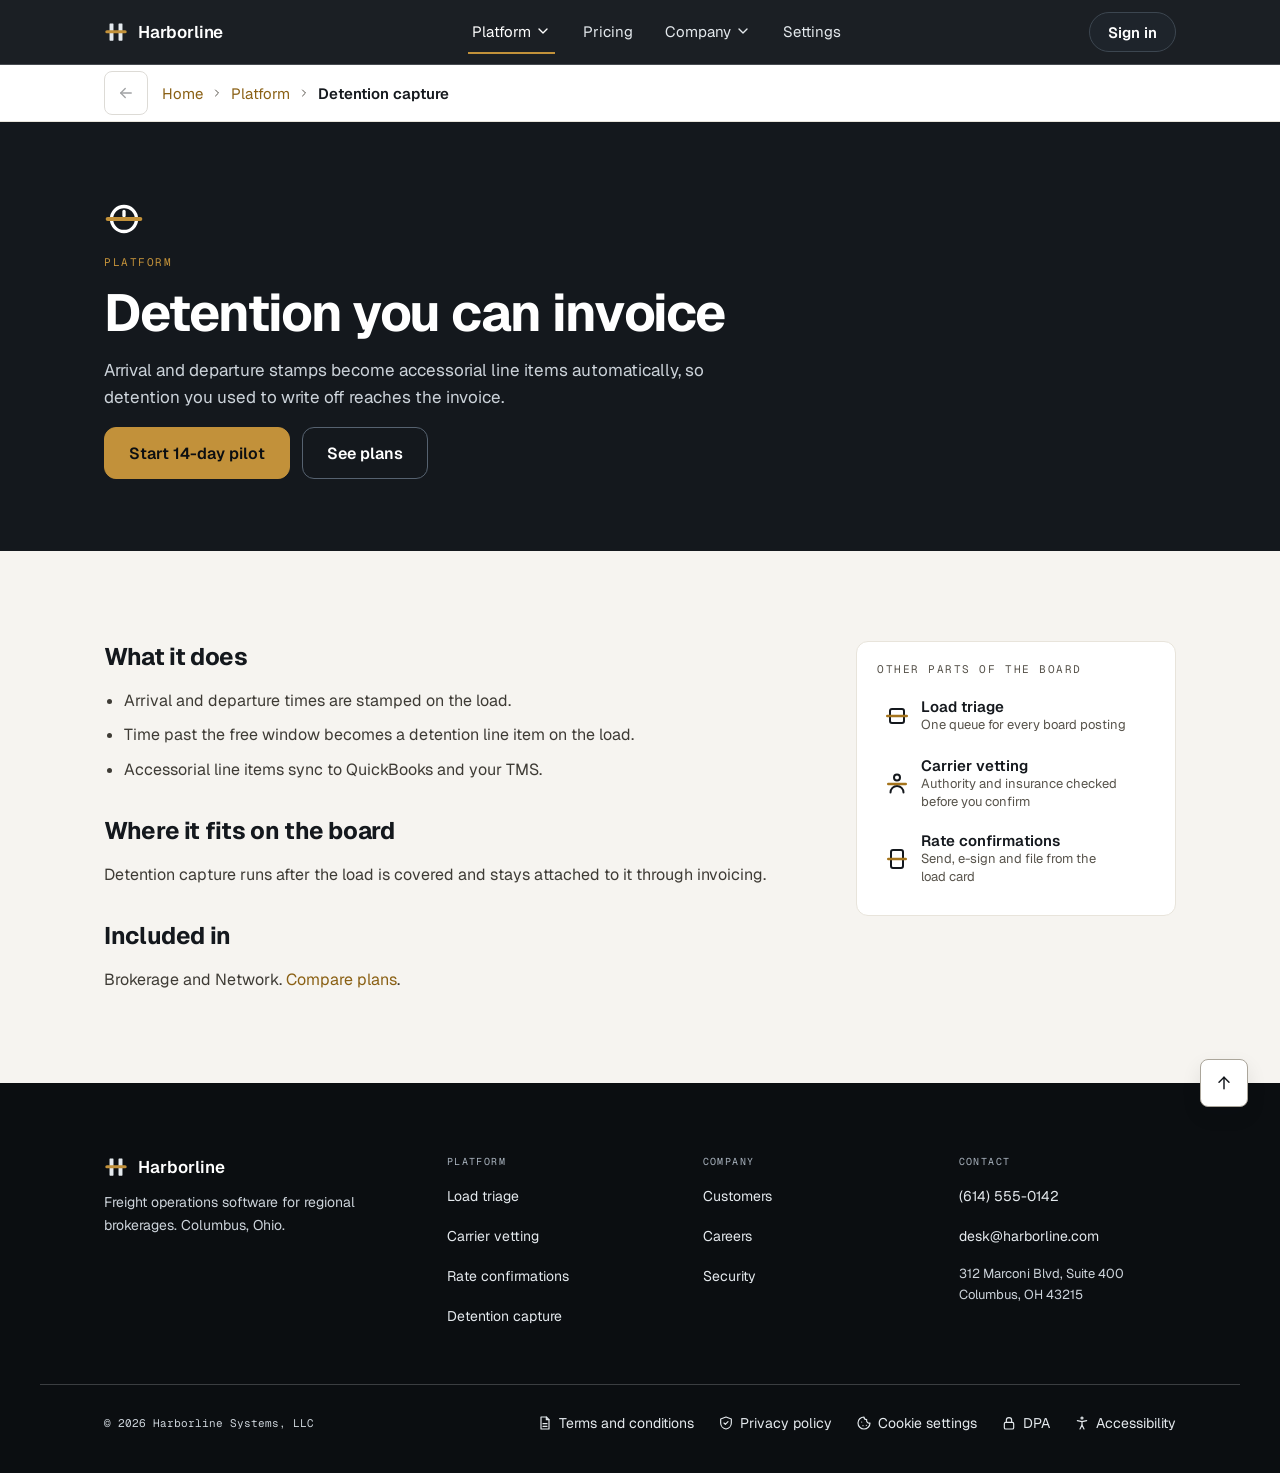
<file: platform/detention/index.html>
<!DOCTYPE html>
<html lang="en">
<head>
<meta charset="utf-8">
<meta name="viewport" content="width=device-width, initial-scale=1">
<title>Detention you can invoice | Harborline</title>
<meta name="description" content="Arrival and departure stamps become accessorial line items automatically, so detention you used to write off reaches the invoice.">
<meta name="robots" content="index,follow">
<link rel="canonical" href="https://harborline.example.com/platform/detention/">
<meta name="theme-color" content="#14181D">
<meta property="og:type" content="website">
<meta property="og:site_name" content="Harborline">
<meta property="og:title" content="Detention you can invoice | Harborline">
<meta property="og:description" content="Arrival and departure stamps become accessorial line items automatically, so detention you used to write off reaches the invoice.">
<meta property="og:url" content="https://harborline.example.com/platform/detention/">
<meta property="og:image" content="https://harborline.example.com/assets/og-image.png">
<meta property="og:image:width" content="1200">
<meta property="og:image:height" content="630">
<meta property="og:image:alt" content="Harborline wordmark with the headline Cover every load before lunch on a dark ink background">
<meta name="twitter:card" content="summary_large_image">
<meta name="twitter:title" content="Detention you can invoice | Harborline">
<meta name="twitter:description" content="Arrival and departure stamps become accessorial line items automatically, so detention you used to write off reaches the invoice.">
<meta name="twitter:image" content="https://harborline.example.com/assets/og-image.png">
<link rel="icon" href="../../assets/logo/logo-mark.svg" type="image/svg+xml">
<link rel="icon" href="../../assets/logo/favicon-32.png" type="image/png" sizes="32x32">
<link rel="apple-touch-icon" href="../../assets/logo/apple-touch-icon.png">
<link rel="manifest" href="../../site.webmanifest">
<link rel="preconnect" href="https://fonts.googleapis.com">
<link rel="preconnect" href="https://fonts.gstatic.com" crossorigin="anonymous">
<link href="https://fonts.googleapis.com/css2?family=Geist:wght@400;500;600;700&amp;family=Geist+Mono:wght@400;500&amp;family=Instrument+Serif&amp;display=swap" rel="stylesheet">
<link rel="stylesheet" href="../../css/styles.css?v=e7fd9453">
<script src="../../js/theme.js?v=02d43f2d"></script>
<link rel="preload" href="../../js/main.js?v=f95671fb" as="script">
</head>
<body data-route="platform/detention" data-root="../../">
<a class="hl-skip" href="#main">Skip to content</a>

<header class="hl-navbar is-fixed" id="top">
  <div class="hl-navbar__inner">
    <a class="hl-navbar__brand" href="../../index.html" aria-label="Harborline, home"><svg class="hl-navbar__mark" viewBox="0 0 256 256" aria-hidden="true" focusable="false"><rect x="59" y="36" width="42" height="184" rx="6" fill="#E4E9ED"/><rect x="155" y="36" width="42" height="184" rx="6" fill="#E4E9ED"/><rect x="14" y="108" width="228" height="34" rx="17" fill="#C2913A"/></svg>Harborline</a>

    <nav class="hl-navbar__nav" aria-label="Main">
      <ul class="hl-navbar__list">
      <li class="hl-sub" data-sub>
        <button class="hl-navbar__link hl-sub__btn is-current" type="button" id="sub-platform-btn" aria-expanded="false" aria-controls="sub-platform">Platform<svg class="hl-sub__chev" width="16" height="16" viewBox="0 0 24 24" fill="none" stroke="currentColor" stroke-width="2" stroke-linecap="round" stroke-linejoin="round" aria-hidden="true" focusable="false"><path d="M6 9l6 6 6-6"/></svg></button>
        <ul class="hl-sub__panel" id="sub-platform" aria-label="Platform" hidden>
          <li><a class="hl-sub__link" href="../../platform/load-triage/index.html"><svg class="hl-sub__icon" viewBox="0 0 24 24" aria-hidden="true" focusable="false"><rect x="5" y="5" width="14" height="14" rx="2" fill="none" stroke="currentColor" stroke-width="2" stroke-linecap="round" stroke-linejoin="round"></rect><rect class="hl-icon-bar" x="1" y="10.75" width="22" height="2.5" rx="1.25"></rect></svg><span class="hl-sub__text"><span class="hl-sub__title">Load triage</span><span class="hl-sub__desc">One queue for every board posting</span></span></a></li>
          <li><a class="hl-sub__link" href="../../platform/carrier-vetting/index.html"><svg class="hl-sub__icon" viewBox="0 0 24 24" aria-hidden="true" focusable="false"><circle cx="12" cy="5.5" r="3" fill="none" stroke="currentColor" stroke-width="2" stroke-linecap="round" stroke-linejoin="round"></circle><path d="M5.5 20.5a6.5 6.5 0 0 1 13 0" fill="none" stroke="currentColor" stroke-width="2" stroke-linecap="round" stroke-linejoin="round"></path><rect class="hl-icon-bar" x="2" y="10.75" width="20" height="2.5" rx="1.25"></rect></svg><span class="hl-sub__text"><span class="hl-sub__title">Carrier vetting</span><span class="hl-sub__desc">Authority and insurance checked before you confirm</span></span></a></li>
          <li><a class="hl-sub__link" href="../../platform/rate-confirmations/index.html"><svg class="hl-sub__icon" viewBox="0 0 24 24" aria-hidden="true" focusable="false"><rect x="6" y="3" width="12" height="18" rx="2" fill="none" stroke="currentColor" stroke-width="2" stroke-linecap="round" stroke-linejoin="round"></rect><rect class="hl-icon-bar" x="2" y="10.75" width="20" height="2.5" rx="1.25"></rect></svg><span class="hl-sub__text"><span class="hl-sub__title">Rate confirmations</span><span class="hl-sub__desc">Send, e-sign and file from the load card</span></span></a></li>
          <li><a class="hl-sub__link" href="../../platform/detention/index.html" aria-current="page"><svg class="hl-sub__icon" viewBox="0 0 24 24" aria-hidden="true" focusable="false"><circle cx="12" cy="12" r="7.5" fill="none" stroke="currentColor" stroke-width="2" stroke-linecap="round" stroke-linejoin="round"></circle><path d="M12 7.5V10" fill="none" stroke="currentColor" stroke-width="2" stroke-linecap="round" stroke-linejoin="round"></path><rect class="hl-icon-bar" x="1" y="10.75" width="22" height="2.5" rx="1.25"></rect></svg><span class="hl-sub__text"><span class="hl-sub__title">Detention capture</span><span class="hl-sub__desc">Dock time turned into line items</span></span></a></li>
          <li class="hl-sub__foot"><a class="hl-sub__all" href="../../index.html#platform">Platform overview</a></li>
        </ul>
      </li>
      <li><a class="hl-navbar__link" href="../../index.html#pricing">Pricing</a></li>
      <li class="hl-sub" data-sub>
        <button class="hl-navbar__link hl-sub__btn" type="button" id="sub-company-btn" aria-expanded="false" aria-controls="sub-company">Company<svg class="hl-sub__chev" width="16" height="16" viewBox="0 0 24 24" fill="none" stroke="currentColor" stroke-width="2" stroke-linecap="round" stroke-linejoin="round" aria-hidden="true" focusable="false"><path d="M6 9l6 6 6-6"/></svg></button>
        <ul class="hl-sub__panel" id="sub-company" aria-label="Company" hidden>
          <li><a class="hl-sub__link" href="../../company/customers/index.html"><span class="hl-sub__text"><span class="hl-sub__title">Customers</span><span class="hl-sub__desc">Brokerages running Harborline</span></span></a></li>
          <li><a class="hl-sub__link" href="../../company/careers/index.html"><span class="hl-sub__text"><span class="hl-sub__title">Careers</span><span class="hl-sub__desc">Working on Harborline</span></span></a></li>
          <li><a class="hl-sub__link" href="../../company/security/index.html"><span class="hl-sub__text"><span class="hl-sub__title">Security</span><span class="hl-sub__desc">Access, audit trail and your data</span></span></a></li>

        </ul>
      </li>
      <li><a class="hl-navbar__link" href="../../settings/index.html">Settings</a></li>
      </ul>
    </nav>

    <div class="hl-navbar__actions">
      <a class="hl-btn hl-btn--quiet" href="../../sign-in/index.html">Sign in</a>
    </div>

    <button class="hl-navbar__toggle" type="button" id="navToggle" aria-expanded="false" aria-controls="navDrawer" aria-label="Open menu">
      <span class="hl-navbar__bars" aria-hidden="true"><span></span><span></span><span></span></span><span aria-hidden="true">Menu</span>
    </button>
  </div>

  <nav class="hl-navbar__drawer" id="navDrawer" aria-label="Main" hidden>
    <p class="hl-drawer__head">Platform</p>
    <ul class="hl-drawer__list"><li><a class="hl-navbar__drawer-link" href="../../platform/load-triage/index.html">Load triage</a></li><li><a class="hl-navbar__drawer-link" href="../../platform/carrier-vetting/index.html">Carrier vetting</a></li><li><a class="hl-navbar__drawer-link" href="../../platform/rate-confirmations/index.html">Rate confirmations</a></li><li><a class="hl-navbar__drawer-link" href="../../platform/detention/index.html" aria-current="page">Detention capture</a></li></ul>
    <ul class="hl-drawer__list hl-drawer__list--top"><li><a class="hl-navbar__drawer-link" href="../../index.html#pricing">Pricing</a></li><li><a class="hl-navbar__drawer-link" href="../../settings/index.html">Settings</a></li><li><a class="hl-navbar__drawer-link" href="../../sign-in/index.html">Sign in</a></li></ul>
    <p class="hl-drawer__head">Company</p>
    <ul class="hl-drawer__list"><li><a class="hl-navbar__drawer-link" href="../../company/customers/index.html">Customers</a></li><li><a class="hl-navbar__drawer-link" href="../../company/careers/index.html">Careers</a></li><li><a class="hl-navbar__drawer-link" href="../../company/security/index.html">Security</a></li></ul>
  </nav>
</header>
<div class="hl-backdrop" id="navBackdrop" hidden></div>

<main id="main" tabindex="-1">
  <section class="hl-pagehead">
    <div class="hl-container hl-pagehead__inner">
      <svg class="hl-page__icon" viewBox="0 0 24 24" aria-hidden="true" focusable="false"><circle cx="12" cy="12" r="7.5" fill="none" stroke="currentColor" stroke-width="2" stroke-linecap="round" stroke-linejoin="round"></circle><path d="M12 7.5V10" fill="none" stroke="currentColor" stroke-width="2" stroke-linecap="round" stroke-linejoin="round"></path><rect class="hl-icon-bar" x="1" y="10.75" width="22" height="2.5" rx="1.25"></rect></svg>
      <p class="hl-eyebrow hl-eyebrow--brass">Platform</p>
      <h1 class="hl-page__title">Detention you can invoice</h1>
      <p class="hl-lead hl-lead--inverse">Arrival and departure stamps become accessorial line items automatically, so detention you used to write off reaches the invoice.</p>
      <div class="hl-hero__actions"><a class="hl-btn hl-btn--brass hl-btn--lg" href="../../index.html#pilot">Start 14-day pilot</a><a class="hl-btn hl-btn--outline-inverse hl-btn--lg" href="../../index.html#pricing">See plans</a></div>
    </div>
  </section>
  <section class="hl-section hl-section--canvas">
    <div class="hl-container hl-pagegrid">
      <div class="hl-prose">
        <h2>What it does</h2>
        <ul><li>Arrival and departure times are stamped on the load.</li><li>Time past the free window becomes a detention line item on the load.</li><li>Accessorial line items sync to QuickBooks and your TMS.</li></ul>
        <h2>Where it fits on the board</h2>
        <p>Detention capture runs after the load is covered and stays attached to it through invoicing.</p>
        <h2>Included in</h2>
        <p>Brokerage and Network. <a href="../../index.html#pricing">Compare plans</a>.</p>
      </div>
      <aside class="hl-related" aria-labelledby="rel-h">
        <h2 class="hl-related__head" id="rel-h">Other parts of the board</h2>
        <ul class="hl-related__list"><li><a class="hl-related__link" href="../../platform/load-triage/index.html"><svg class="hl-related__icon" viewBox="0 0 24 24" aria-hidden="true" focusable="false"><rect x="5" y="5" width="14" height="14" rx="2" fill="none" stroke="currentColor" stroke-width="2" stroke-linecap="round" stroke-linejoin="round"></rect><rect class="hl-icon-bar" x="1" y="10.75" width="22" height="2.5" rx="1.25"></rect></svg><span><span class="hl-related__title">Load triage</span><span class="hl-related__desc">One queue for every board posting</span></span></a></li><li><a class="hl-related__link" href="../../platform/carrier-vetting/index.html"><svg class="hl-related__icon" viewBox="0 0 24 24" aria-hidden="true" focusable="false"><circle cx="12" cy="5.5" r="3" fill="none" stroke="currentColor" stroke-width="2" stroke-linecap="round" stroke-linejoin="round"></circle><path d="M5.5 20.5a6.5 6.5 0 0 1 13 0" fill="none" stroke="currentColor" stroke-width="2" stroke-linecap="round" stroke-linejoin="round"></path><rect class="hl-icon-bar" x="2" y="10.75" width="20" height="2.5" rx="1.25"></rect></svg><span><span class="hl-related__title">Carrier vetting</span><span class="hl-related__desc">Authority and insurance checked before you confirm</span></span></a></li><li><a class="hl-related__link" href="../../platform/rate-confirmations/index.html"><svg class="hl-related__icon" viewBox="0 0 24 24" aria-hidden="true" focusable="false"><rect x="6" y="3" width="12" height="18" rx="2" fill="none" stroke="currentColor" stroke-width="2" stroke-linecap="round" stroke-linejoin="round"></rect><rect class="hl-icon-bar" x="2" y="10.75" width="20" height="2.5" rx="1.25"></rect></svg><span><span class="hl-related__title">Rate confirmations</span><span class="hl-related__desc">Send, e-sign and file from the load card</span></span></a></li></ul>
      </aside>
    </div>
  </section>
</main>

<footer class="hl-footer" id="site-footer">
  <button class="hl-totop hl-totop--docked" type="button" data-totop aria-label="Back to top"><svg width="20" height="20" viewBox="0 0 24 24" fill="none" stroke="currentColor" stroke-width="1.75" stroke-linecap="round" stroke-linejoin="round" aria-hidden="true" focusable="false"><path d="M12 19V5"/><path d="M6 11l6-6 6 6"/></svg></button>
  <div class="hl-container hl-grid hl-grid--footer">
    <div class="hl-footer__brandcol">
      <a class="hl-footer__brand" href="../../index.html"><svg class="hl-navbar__mark" viewBox="0 0 256 256" aria-hidden="true" focusable="false"><rect x="59" y="36" width="42" height="184" rx="6" fill="#E4E9ED"/><rect x="155" y="36" width="42" height="184" rx="6" fill="#E4E9ED"/><rect x="14" y="108" width="228" height="34" rx="17" fill="#C2913A"/></svg>Harborline</a>
      <p class="hl-footer__blurb">Freight operations software for regional brokerages. Columbus, Ohio.</p>
    </div>
    <nav class="hl-footer__col" aria-labelledby="ft-platform">
      <h2 class="hl-footer__head" id="ft-platform">Platform</h2>
      <a href="../../platform/load-triage/index.html">Load triage</a>
      <a href="../../platform/carrier-vetting/index.html">Carrier vetting</a>
      <a href="../../platform/rate-confirmations/index.html">Rate confirmations</a>
      <a href="../../platform/detention/index.html">Detention capture</a>
    </nav>
    <nav class="hl-footer__col" aria-labelledby="ft-company">
      <h2 class="hl-footer__head" id="ft-company">Company</h2>
      <a href="../../company/customers/index.html">Customers</a>
      <a href="../../company/careers/index.html">Careers</a>
      <a href="../../company/security/index.html">Security</a>
    </nav>
    <div class="hl-footer__col">
      <h2 class="hl-footer__head">Contact</h2>
      <a href="tel:+16145550142">(614) 555-0142</a>
      <a href="mailto:desk@harborline.com">desk@harborline.com</a>
      <p class="hl-footer__addr">312 Marconi Blvd, Suite 400<br>Columbus, OH 43215</p>
    </div>
  </div>
  <div class="hl-container hl-footer__legal">
    <span>© 2026 Harborline Systems, LLC</span>
    <nav class="hl-footer__legalnav" aria-label="Legal"><a href="../../legal/terms/index.html"><svg width="16" height="16" viewBox="0 0 24 24" fill="none" stroke="currentColor" stroke-width="1.75" stroke-linecap="round" stroke-linejoin="round" aria-hidden="true" focusable="false"><path d="M14 3H6v18h12V7z"/><path d="M14 3v4h4"/><path d="M9 13h6"/><path d="M9 17h6"/></svg>Terms and conditions</a><a href="../../legal/privacy/index.html"><svg width="16" height="16" viewBox="0 0 24 24" fill="none" stroke="currentColor" stroke-width="1.75" stroke-linecap="round" stroke-linejoin="round" aria-hidden="true" focusable="false"><path d="M12 3l8 3v6c0 4.5-3.4 8.3-8 9-4.6-.7-8-4.5-8-9V6z"/><path d="M9 12l2 2 4-4"/></svg>Privacy policy</a><button class="hl-footer__cookie" type="button" data-cookie-open><svg width="16" height="16" viewBox="0 0 24 24" fill="none" stroke="currentColor" stroke-width="1.75" stroke-linecap="round" stroke-linejoin="round" aria-hidden="true" focusable="false"><path d="M12 3a9 9 0 1 0 9 9 4 4 0 0 1-5-5 4 4 0 0 1-4-4z"/><path d="M8.5 10.5v.01"/><path d="M15.5 15.5v.01"/><path d="M10.5 16v.01"/></svg>Cookie settings</button><a href="../../legal/dpa/index.html"><svg width="16" height="16" viewBox="0 0 24 24" fill="none" stroke="currentColor" stroke-width="1.75" stroke-linecap="round" stroke-linejoin="round" aria-hidden="true" focusable="false"><rect x="5" y="11" width="14" height="10" rx="2"/><path d="M8 11V8a4 4 0 0 1 8 0v3"/></svg>DPA</a><a href="../../legal/accessibility/index.html"><svg width="16" height="16" viewBox="0 0 24 24" fill="none" stroke="currentColor" stroke-width="1.75" stroke-linecap="round" stroke-linejoin="round" aria-hidden="true" focusable="false"><circle cx="12" cy="4.5" r="1.5"/><path d="M5 8.5l7 1.5 7-1.5"/><path d="M12 10v5"/><path d="M9 21l3-6 3 6"/></svg>Accessibility</a></nav>
  </div>
</footer>
<button class="hl-totop hl-totop--floating" type="button" id="toTop" data-totop aria-label="Back to top" aria-hidden="true" tabindex="-1"><svg width="20" height="20" viewBox="0 0 24 24" fill="none" stroke="currentColor" stroke-width="1.75" stroke-linecap="round" stroke-linejoin="round" aria-hidden="true" focusable="false"><path d="M12 19V5"/><path d="M6 11l6-6 6 6"/></svg></button>
<div class="hl-modal" id="cookieModal" hidden>
  <div class="hl-modal__box" role="dialog" aria-modal="true" aria-labelledby="ck-title" aria-describedby="ck-desc">
    <div class="hl-modal__head"><h2 class="hl-modal__title" id="ck-title">Cookie settings</h2><button class="hl-modal__close" type="button" data-cookie-close aria-label="Close cookie settings"><svg width="20" height="20" viewBox="0 0 24 24" fill="none" stroke="currentColor" stroke-width="1.75" stroke-linecap="round" aria-hidden="true" focusable="false"><path d="M6 6l12 12"/><path d="M18 6L6 18"/></svg></button></div>
    <p class="hl-modal__desc" id="ck-desc">This site sets no cookies and runs no analytics or ads. It keeps a few items in this browser so the site looks the way you left it. Choose what it may keep.</p>
    <fieldset class="hl-modal__options"><legend class="hl-sr">Storage choices</legend>
      <label class="hl-modal__opt" for="ck-essential"><input type="checkbox" id="ck-essential" checked="checked" disabled="disabled"><span><span class="hl-modal__opt-title">Essential, always on</span><span class="hl-modal__opt-desc">Remembers these choices.</span></span></label>
      <label class="hl-modal__opt" for="ck-display"><input type="checkbox" id="ck-display"><span><span class="hl-modal__opt-title">Display settings</span><span class="hl-modal__opt-desc">Theme and text size from the Settings page. Turning this off deletes the saved copy.</span></span></label>
    </fieldset>
    <div class="hl-modal__actions"><button class="hl-btn hl-btn--primary hl-btn--lg" type="button" data-cookie-save>Save choices</button><button class="hl-btn hl-btn--ghost hl-btn--lg" type="button" data-cookie-close>Cancel</button><a class="hl-modal__link" href="../../legal/privacy/index.html">Privacy policy</a></div>
  </div>
</div>
<div class="hl-toast" id="toast" role="status" aria-live="polite"></div>

<script src="../../js/main.js?v=f95671fb" defer="defer"></script>
</body>
</html>
</file>
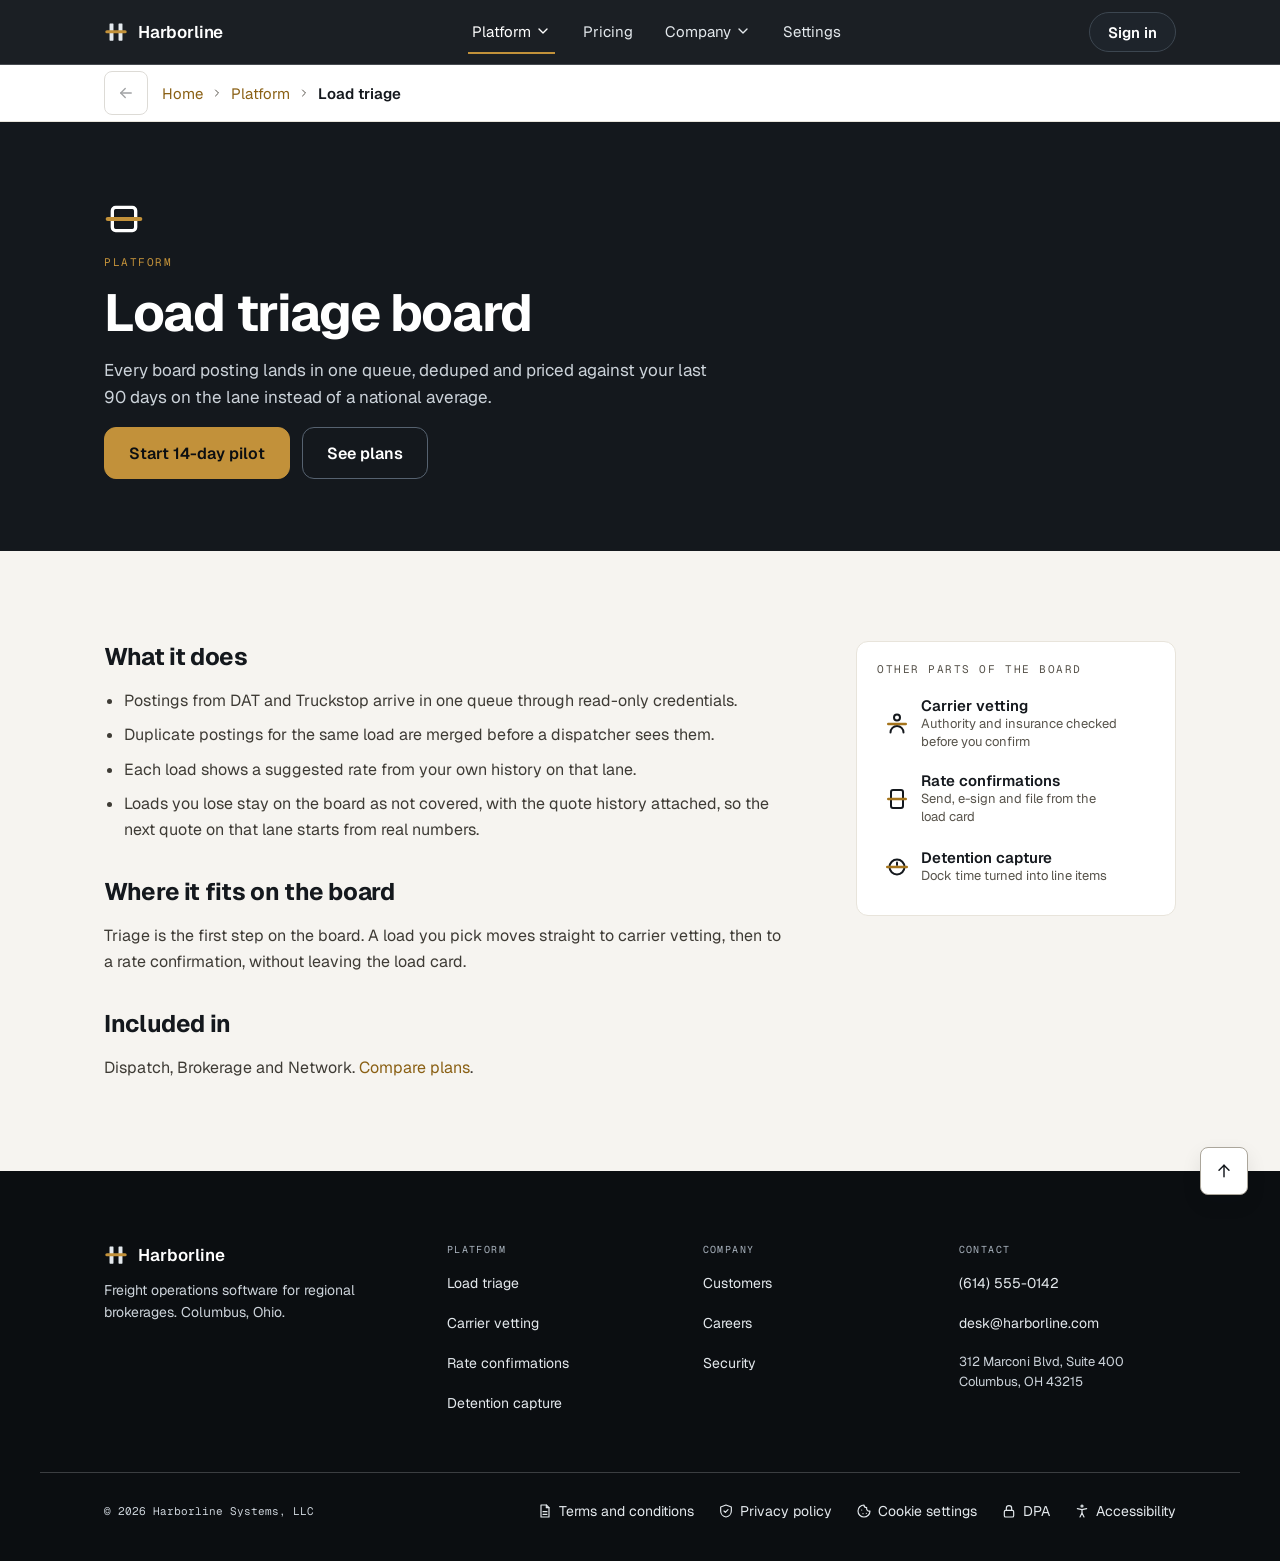
<file: platform/load-triage/index.html>
<!DOCTYPE html>
<html lang="en">
<head>
<meta charset="utf-8">
<meta name="viewport" content="width=device-width, initial-scale=1">
<title>Load triage board | Harborline</title>
<meta name="description" content="Every board posting lands in one queue, deduped and priced against your last 90 days on the lane instead of a national average.">
<meta name="robots" content="index,follow">
<link rel="canonical" href="https://harborline.example.com/platform/load-triage/">
<meta name="theme-color" content="#14181D">
<meta property="og:type" content="website">
<meta property="og:site_name" content="Harborline">
<meta property="og:title" content="Load triage board | Harborline">
<meta property="og:description" content="Every board posting lands in one queue, deduped and priced against your last 90 days on the lane instead of a national average.">
<meta property="og:url" content="https://harborline.example.com/platform/load-triage/">
<meta property="og:image" content="https://harborline.example.com/assets/og-image.png">
<meta property="og:image:width" content="1200">
<meta property="og:image:height" content="630">
<meta property="og:image:alt" content="Harborline wordmark with the headline Cover every load before lunch on a dark ink background">
<meta name="twitter:card" content="summary_large_image">
<meta name="twitter:title" content="Load triage board | Harborline">
<meta name="twitter:description" content="Every board posting lands in one queue, deduped and priced against your last 90 days on the lane instead of a national average.">
<meta name="twitter:image" content="https://harborline.example.com/assets/og-image.png">
<link rel="icon" href="../../assets/logo/logo-mark.svg" type="image/svg+xml">
<link rel="icon" href="../../assets/logo/favicon-32.png" type="image/png" sizes="32x32">
<link rel="apple-touch-icon" href="../../assets/logo/apple-touch-icon.png">
<link rel="manifest" href="../../site.webmanifest">
<link rel="preconnect" href="https://fonts.googleapis.com">
<link rel="preconnect" href="https://fonts.gstatic.com" crossorigin="anonymous">
<link href="https://fonts.googleapis.com/css2?family=Geist:wght@400;500;600;700&amp;family=Geist+Mono:wght@400;500&amp;family=Instrument+Serif&amp;display=swap" rel="stylesheet">
<link rel="stylesheet" href="../../css/styles.css?v=e7fd9453">
<script src="../../js/theme.js?v=02d43f2d"></script>
<link rel="preload" href="../../js/main.js?v=f95671fb" as="script">
</head>
<body data-route="platform/load-triage" data-root="../../">
<a class="hl-skip" href="#main">Skip to content</a>

<header class="hl-navbar is-fixed" id="top">
  <div class="hl-navbar__inner">
    <a class="hl-navbar__brand" href="../../index.html" aria-label="Harborline, home"><svg class="hl-navbar__mark" viewBox="0 0 256 256" aria-hidden="true" focusable="false"><rect x="59" y="36" width="42" height="184" rx="6" fill="#E4E9ED"/><rect x="155" y="36" width="42" height="184" rx="6" fill="#E4E9ED"/><rect x="14" y="108" width="228" height="34" rx="17" fill="#C2913A"/></svg>Harborline</a>

    <nav class="hl-navbar__nav" aria-label="Main">
      <ul class="hl-navbar__list">
      <li class="hl-sub" data-sub>
        <button class="hl-navbar__link hl-sub__btn is-current" type="button" id="sub-platform-btn" aria-expanded="false" aria-controls="sub-platform">Platform<svg class="hl-sub__chev" width="16" height="16" viewBox="0 0 24 24" fill="none" stroke="currentColor" stroke-width="2" stroke-linecap="round" stroke-linejoin="round" aria-hidden="true" focusable="false"><path d="M6 9l6 6 6-6"/></svg></button>
        <ul class="hl-sub__panel" id="sub-platform" aria-label="Platform" hidden>
          <li><a class="hl-sub__link" href="../../platform/load-triage/index.html" aria-current="page"><svg class="hl-sub__icon" viewBox="0 0 24 24" aria-hidden="true" focusable="false"><rect x="5" y="5" width="14" height="14" rx="2" fill="none" stroke="currentColor" stroke-width="2" stroke-linecap="round" stroke-linejoin="round"></rect><rect class="hl-icon-bar" x="1" y="10.75" width="22" height="2.5" rx="1.25"></rect></svg><span class="hl-sub__text"><span class="hl-sub__title">Load triage</span><span class="hl-sub__desc">One queue for every board posting</span></span></a></li>
          <li><a class="hl-sub__link" href="../../platform/carrier-vetting/index.html"><svg class="hl-sub__icon" viewBox="0 0 24 24" aria-hidden="true" focusable="false"><circle cx="12" cy="5.5" r="3" fill="none" stroke="currentColor" stroke-width="2" stroke-linecap="round" stroke-linejoin="round"></circle><path d="M5.5 20.5a6.5 6.5 0 0 1 13 0" fill="none" stroke="currentColor" stroke-width="2" stroke-linecap="round" stroke-linejoin="round"></path><rect class="hl-icon-bar" x="2" y="10.75" width="20" height="2.5" rx="1.25"></rect></svg><span class="hl-sub__text"><span class="hl-sub__title">Carrier vetting</span><span class="hl-sub__desc">Authority and insurance checked before you confirm</span></span></a></li>
          <li><a class="hl-sub__link" href="../../platform/rate-confirmations/index.html"><svg class="hl-sub__icon" viewBox="0 0 24 24" aria-hidden="true" focusable="false"><rect x="6" y="3" width="12" height="18" rx="2" fill="none" stroke="currentColor" stroke-width="2" stroke-linecap="round" stroke-linejoin="round"></rect><rect class="hl-icon-bar" x="2" y="10.75" width="20" height="2.5" rx="1.25"></rect></svg><span class="hl-sub__text"><span class="hl-sub__title">Rate confirmations</span><span class="hl-sub__desc">Send, e-sign and file from the load card</span></span></a></li>
          <li><a class="hl-sub__link" href="../../platform/detention/index.html"><svg class="hl-sub__icon" viewBox="0 0 24 24" aria-hidden="true" focusable="false"><circle cx="12" cy="12" r="7.5" fill="none" stroke="currentColor" stroke-width="2" stroke-linecap="round" stroke-linejoin="round"></circle><path d="M12 7.5V10" fill="none" stroke="currentColor" stroke-width="2" stroke-linecap="round" stroke-linejoin="round"></path><rect class="hl-icon-bar" x="1" y="10.75" width="22" height="2.5" rx="1.25"></rect></svg><span class="hl-sub__text"><span class="hl-sub__title">Detention capture</span><span class="hl-sub__desc">Dock time turned into line items</span></span></a></li>
          <li class="hl-sub__foot"><a class="hl-sub__all" href="../../index.html#platform">Platform overview</a></li>
        </ul>
      </li>
      <li><a class="hl-navbar__link" href="../../index.html#pricing">Pricing</a></li>
      <li class="hl-sub" data-sub>
        <button class="hl-navbar__link hl-sub__btn" type="button" id="sub-company-btn" aria-expanded="false" aria-controls="sub-company">Company<svg class="hl-sub__chev" width="16" height="16" viewBox="0 0 24 24" fill="none" stroke="currentColor" stroke-width="2" stroke-linecap="round" stroke-linejoin="round" aria-hidden="true" focusable="false"><path d="M6 9l6 6 6-6"/></svg></button>
        <ul class="hl-sub__panel" id="sub-company" aria-label="Company" hidden>
          <li><a class="hl-sub__link" href="../../company/customers/index.html"><span class="hl-sub__text"><span class="hl-sub__title">Customers</span><span class="hl-sub__desc">Brokerages running Harborline</span></span></a></li>
          <li><a class="hl-sub__link" href="../../company/careers/index.html"><span class="hl-sub__text"><span class="hl-sub__title">Careers</span><span class="hl-sub__desc">Working on Harborline</span></span></a></li>
          <li><a class="hl-sub__link" href="../../company/security/index.html"><span class="hl-sub__text"><span class="hl-sub__title">Security</span><span class="hl-sub__desc">Access, audit trail and your data</span></span></a></li>

        </ul>
      </li>
      <li><a class="hl-navbar__link" href="../../settings/index.html">Settings</a></li>
      </ul>
    </nav>

    <div class="hl-navbar__actions">
      <a class="hl-btn hl-btn--quiet" href="../../sign-in/index.html">Sign in</a>
    </div>

    <button class="hl-navbar__toggle" type="button" id="navToggle" aria-expanded="false" aria-controls="navDrawer" aria-label="Open menu">
      <span class="hl-navbar__bars" aria-hidden="true"><span></span><span></span><span></span></span><span aria-hidden="true">Menu</span>
    </button>
  </div>

  <nav class="hl-navbar__drawer" id="navDrawer" aria-label="Main" hidden>
    <p class="hl-drawer__head">Platform</p>
    <ul class="hl-drawer__list"><li><a class="hl-navbar__drawer-link" href="../../platform/load-triage/index.html" aria-current="page">Load triage</a></li><li><a class="hl-navbar__drawer-link" href="../../platform/carrier-vetting/index.html">Carrier vetting</a></li><li><a class="hl-navbar__drawer-link" href="../../platform/rate-confirmations/index.html">Rate confirmations</a></li><li><a class="hl-navbar__drawer-link" href="../../platform/detention/index.html">Detention capture</a></li></ul>
    <ul class="hl-drawer__list hl-drawer__list--top"><li><a class="hl-navbar__drawer-link" href="../../index.html#pricing">Pricing</a></li><li><a class="hl-navbar__drawer-link" href="../../settings/index.html">Settings</a></li><li><a class="hl-navbar__drawer-link" href="../../sign-in/index.html">Sign in</a></li></ul>
    <p class="hl-drawer__head">Company</p>
    <ul class="hl-drawer__list"><li><a class="hl-navbar__drawer-link" href="../../company/customers/index.html">Customers</a></li><li><a class="hl-navbar__drawer-link" href="../../company/careers/index.html">Careers</a></li><li><a class="hl-navbar__drawer-link" href="../../company/security/index.html">Security</a></li></ul>
  </nav>
</header>
<div class="hl-backdrop" id="navBackdrop" hidden></div>

<main id="main" tabindex="-1">
  <section class="hl-pagehead">
    <div class="hl-container hl-pagehead__inner">
      <svg class="hl-page__icon" viewBox="0 0 24 24" aria-hidden="true" focusable="false"><rect x="5" y="5" width="14" height="14" rx="2" fill="none" stroke="currentColor" stroke-width="2" stroke-linecap="round" stroke-linejoin="round"></rect><rect class="hl-icon-bar" x="1" y="10.75" width="22" height="2.5" rx="1.25"></rect></svg>
      <p class="hl-eyebrow hl-eyebrow--brass">Platform</p>
      <h1 class="hl-page__title">Load triage board</h1>
      <p class="hl-lead hl-lead--inverse">Every board posting lands in one queue, deduped and priced against your last 90 days on the lane instead of a national average.</p>
      <div class="hl-hero__actions"><a class="hl-btn hl-btn--brass hl-btn--lg" href="../../index.html#pilot">Start 14-day pilot</a><a class="hl-btn hl-btn--outline-inverse hl-btn--lg" href="../../index.html#pricing">See plans</a></div>
    </div>
  </section>
  <section class="hl-section hl-section--canvas">
    <div class="hl-container hl-pagegrid">
      <div class="hl-prose">
        <h2>What it does</h2>
        <ul><li>Postings from DAT and Truckstop arrive in one queue through read-only credentials.</li><li>Duplicate postings for the same load are merged before a dispatcher sees them.</li><li>Each load shows a suggested rate from your own history on that lane.</li><li>Loads you lose stay on the board as not covered, with the quote history attached, so the next quote on that lane starts from real numbers.</li></ul>
        <h2>Where it fits on the board</h2>
        <p>Triage is the first step on the board. A load you pick moves straight to carrier vetting, then to a rate confirmation, without leaving the load card.</p>
        <h2>Included in</h2>
        <p>Dispatch, Brokerage and Network. <a href="../../index.html#pricing">Compare plans</a>.</p>
      </div>
      <aside class="hl-related" aria-labelledby="rel-h">
        <h2 class="hl-related__head" id="rel-h">Other parts of the board</h2>
        <ul class="hl-related__list"><li><a class="hl-related__link" href="../../platform/carrier-vetting/index.html"><svg class="hl-related__icon" viewBox="0 0 24 24" aria-hidden="true" focusable="false"><circle cx="12" cy="5.5" r="3" fill="none" stroke="currentColor" stroke-width="2" stroke-linecap="round" stroke-linejoin="round"></circle><path d="M5.5 20.5a6.5 6.5 0 0 1 13 0" fill="none" stroke="currentColor" stroke-width="2" stroke-linecap="round" stroke-linejoin="round"></path><rect class="hl-icon-bar" x="2" y="10.75" width="20" height="2.5" rx="1.25"></rect></svg><span><span class="hl-related__title">Carrier vetting</span><span class="hl-related__desc">Authority and insurance checked before you confirm</span></span></a></li><li><a class="hl-related__link" href="../../platform/rate-confirmations/index.html"><svg class="hl-related__icon" viewBox="0 0 24 24" aria-hidden="true" focusable="false"><rect x="6" y="3" width="12" height="18" rx="2" fill="none" stroke="currentColor" stroke-width="2" stroke-linecap="round" stroke-linejoin="round"></rect><rect class="hl-icon-bar" x="2" y="10.75" width="20" height="2.5" rx="1.25"></rect></svg><span><span class="hl-related__title">Rate confirmations</span><span class="hl-related__desc">Send, e-sign and file from the load card</span></span></a></li><li><a class="hl-related__link" href="../../platform/detention/index.html"><svg class="hl-related__icon" viewBox="0 0 24 24" aria-hidden="true" focusable="false"><circle cx="12" cy="12" r="7.5" fill="none" stroke="currentColor" stroke-width="2" stroke-linecap="round" stroke-linejoin="round"></circle><path d="M12 7.5V10" fill="none" stroke="currentColor" stroke-width="2" stroke-linecap="round" stroke-linejoin="round"></path><rect class="hl-icon-bar" x="1" y="10.75" width="22" height="2.5" rx="1.25"></rect></svg><span><span class="hl-related__title">Detention capture</span><span class="hl-related__desc">Dock time turned into line items</span></span></a></li></ul>
      </aside>
    </div>
  </section>
</main>

<footer class="hl-footer" id="site-footer">
  <button class="hl-totop hl-totop--docked" type="button" data-totop aria-label="Back to top"><svg width="20" height="20" viewBox="0 0 24 24" fill="none" stroke="currentColor" stroke-width="1.75" stroke-linecap="round" stroke-linejoin="round" aria-hidden="true" focusable="false"><path d="M12 19V5"/><path d="M6 11l6-6 6 6"/></svg></button>
  <div class="hl-container hl-grid hl-grid--footer">
    <div class="hl-footer__brandcol">
      <a class="hl-footer__brand" href="../../index.html"><svg class="hl-navbar__mark" viewBox="0 0 256 256" aria-hidden="true" focusable="false"><rect x="59" y="36" width="42" height="184" rx="6" fill="#E4E9ED"/><rect x="155" y="36" width="42" height="184" rx="6" fill="#E4E9ED"/><rect x="14" y="108" width="228" height="34" rx="17" fill="#C2913A"/></svg>Harborline</a>
      <p class="hl-footer__blurb">Freight operations software for regional brokerages. Columbus, Ohio.</p>
    </div>
    <nav class="hl-footer__col" aria-labelledby="ft-platform">
      <h2 class="hl-footer__head" id="ft-platform">Platform</h2>
      <a href="../../platform/load-triage/index.html">Load triage</a>
      <a href="../../platform/carrier-vetting/index.html">Carrier vetting</a>
      <a href="../../platform/rate-confirmations/index.html">Rate confirmations</a>
      <a href="../../platform/detention/index.html">Detention capture</a>
    </nav>
    <nav class="hl-footer__col" aria-labelledby="ft-company">
      <h2 class="hl-footer__head" id="ft-company">Company</h2>
      <a href="../../company/customers/index.html">Customers</a>
      <a href="../../company/careers/index.html">Careers</a>
      <a href="../../company/security/index.html">Security</a>
    </nav>
    <div class="hl-footer__col">
      <h2 class="hl-footer__head">Contact</h2>
      <a href="tel:+16145550142">(614) 555-0142</a>
      <a href="mailto:desk@harborline.com">desk@harborline.com</a>
      <p class="hl-footer__addr">312 Marconi Blvd, Suite 400<br>Columbus, OH 43215</p>
    </div>
  </div>
  <div class="hl-container hl-footer__legal">
    <span>© 2026 Harborline Systems, LLC</span>
    <nav class="hl-footer__legalnav" aria-label="Legal"><a href="../../legal/terms/index.html"><svg width="16" height="16" viewBox="0 0 24 24" fill="none" stroke="currentColor" stroke-width="1.75" stroke-linecap="round" stroke-linejoin="round" aria-hidden="true" focusable="false"><path d="M14 3H6v18h12V7z"/><path d="M14 3v4h4"/><path d="M9 13h6"/><path d="M9 17h6"/></svg>Terms and conditions</a><a href="../../legal/privacy/index.html"><svg width="16" height="16" viewBox="0 0 24 24" fill="none" stroke="currentColor" stroke-width="1.75" stroke-linecap="round" stroke-linejoin="round" aria-hidden="true" focusable="false"><path d="M12 3l8 3v6c0 4.5-3.4 8.3-8 9-4.6-.7-8-4.5-8-9V6z"/><path d="M9 12l2 2 4-4"/></svg>Privacy policy</a><button class="hl-footer__cookie" type="button" data-cookie-open><svg width="16" height="16" viewBox="0 0 24 24" fill="none" stroke="currentColor" stroke-width="1.75" stroke-linecap="round" stroke-linejoin="round" aria-hidden="true" focusable="false"><path d="M12 3a9 9 0 1 0 9 9 4 4 0 0 1-5-5 4 4 0 0 1-4-4z"/><path d="M8.5 10.5v.01"/><path d="M15.5 15.5v.01"/><path d="M10.5 16v.01"/></svg>Cookie settings</button><a href="../../legal/dpa/index.html"><svg width="16" height="16" viewBox="0 0 24 24" fill="none" stroke="currentColor" stroke-width="1.75" stroke-linecap="round" stroke-linejoin="round" aria-hidden="true" focusable="false"><rect x="5" y="11" width="14" height="10" rx="2"/><path d="M8 11V8a4 4 0 0 1 8 0v3"/></svg>DPA</a><a href="../../legal/accessibility/index.html"><svg width="16" height="16" viewBox="0 0 24 24" fill="none" stroke="currentColor" stroke-width="1.75" stroke-linecap="round" stroke-linejoin="round" aria-hidden="true" focusable="false"><circle cx="12" cy="4.5" r="1.5"/><path d="M5 8.5l7 1.5 7-1.5"/><path d="M12 10v5"/><path d="M9 21l3-6 3 6"/></svg>Accessibility</a></nav>
  </div>
</footer>
<button class="hl-totop hl-totop--floating" type="button" id="toTop" data-totop aria-label="Back to top" aria-hidden="true" tabindex="-1"><svg width="20" height="20" viewBox="0 0 24 24" fill="none" stroke="currentColor" stroke-width="1.75" stroke-linecap="round" stroke-linejoin="round" aria-hidden="true" focusable="false"><path d="M12 19V5"/><path d="M6 11l6-6 6 6"/></svg></button>
<div class="hl-modal" id="cookieModal" hidden>
  <div class="hl-modal__box" role="dialog" aria-modal="true" aria-labelledby="ck-title" aria-describedby="ck-desc">
    <div class="hl-modal__head"><h2 class="hl-modal__title" id="ck-title">Cookie settings</h2><button class="hl-modal__close" type="button" data-cookie-close aria-label="Close cookie settings"><svg width="20" height="20" viewBox="0 0 24 24" fill="none" stroke="currentColor" stroke-width="1.75" stroke-linecap="round" aria-hidden="true" focusable="false"><path d="M6 6l12 12"/><path d="M18 6L6 18"/></svg></button></div>
    <p class="hl-modal__desc" id="ck-desc">This site sets no cookies and runs no analytics or ads. It keeps a few items in this browser so the site looks the way you left it. Choose what it may keep.</p>
    <fieldset class="hl-modal__options"><legend class="hl-sr">Storage choices</legend>
      <label class="hl-modal__opt" for="ck-essential"><input type="checkbox" id="ck-essential" checked="checked" disabled="disabled"><span><span class="hl-modal__opt-title">Essential, always on</span><span class="hl-modal__opt-desc">Remembers these choices.</span></span></label>
      <label class="hl-modal__opt" for="ck-display"><input type="checkbox" id="ck-display"><span><span class="hl-modal__opt-title">Display settings</span><span class="hl-modal__opt-desc">Theme and text size from the Settings page. Turning this off deletes the saved copy.</span></span></label>
    </fieldset>
    <div class="hl-modal__actions"><button class="hl-btn hl-btn--primary hl-btn--lg" type="button" data-cookie-save>Save choices</button><button class="hl-btn hl-btn--ghost hl-btn--lg" type="button" data-cookie-close>Cancel</button><a class="hl-modal__link" href="../../legal/privacy/index.html">Privacy policy</a></div>
  </div>
</div>
<div class="hl-toast" id="toast" role="status" aria-live="polite"></div>

<script src="../../js/main.js?v=f95671fb" defer="defer"></script>
</body>
</html>
</file>
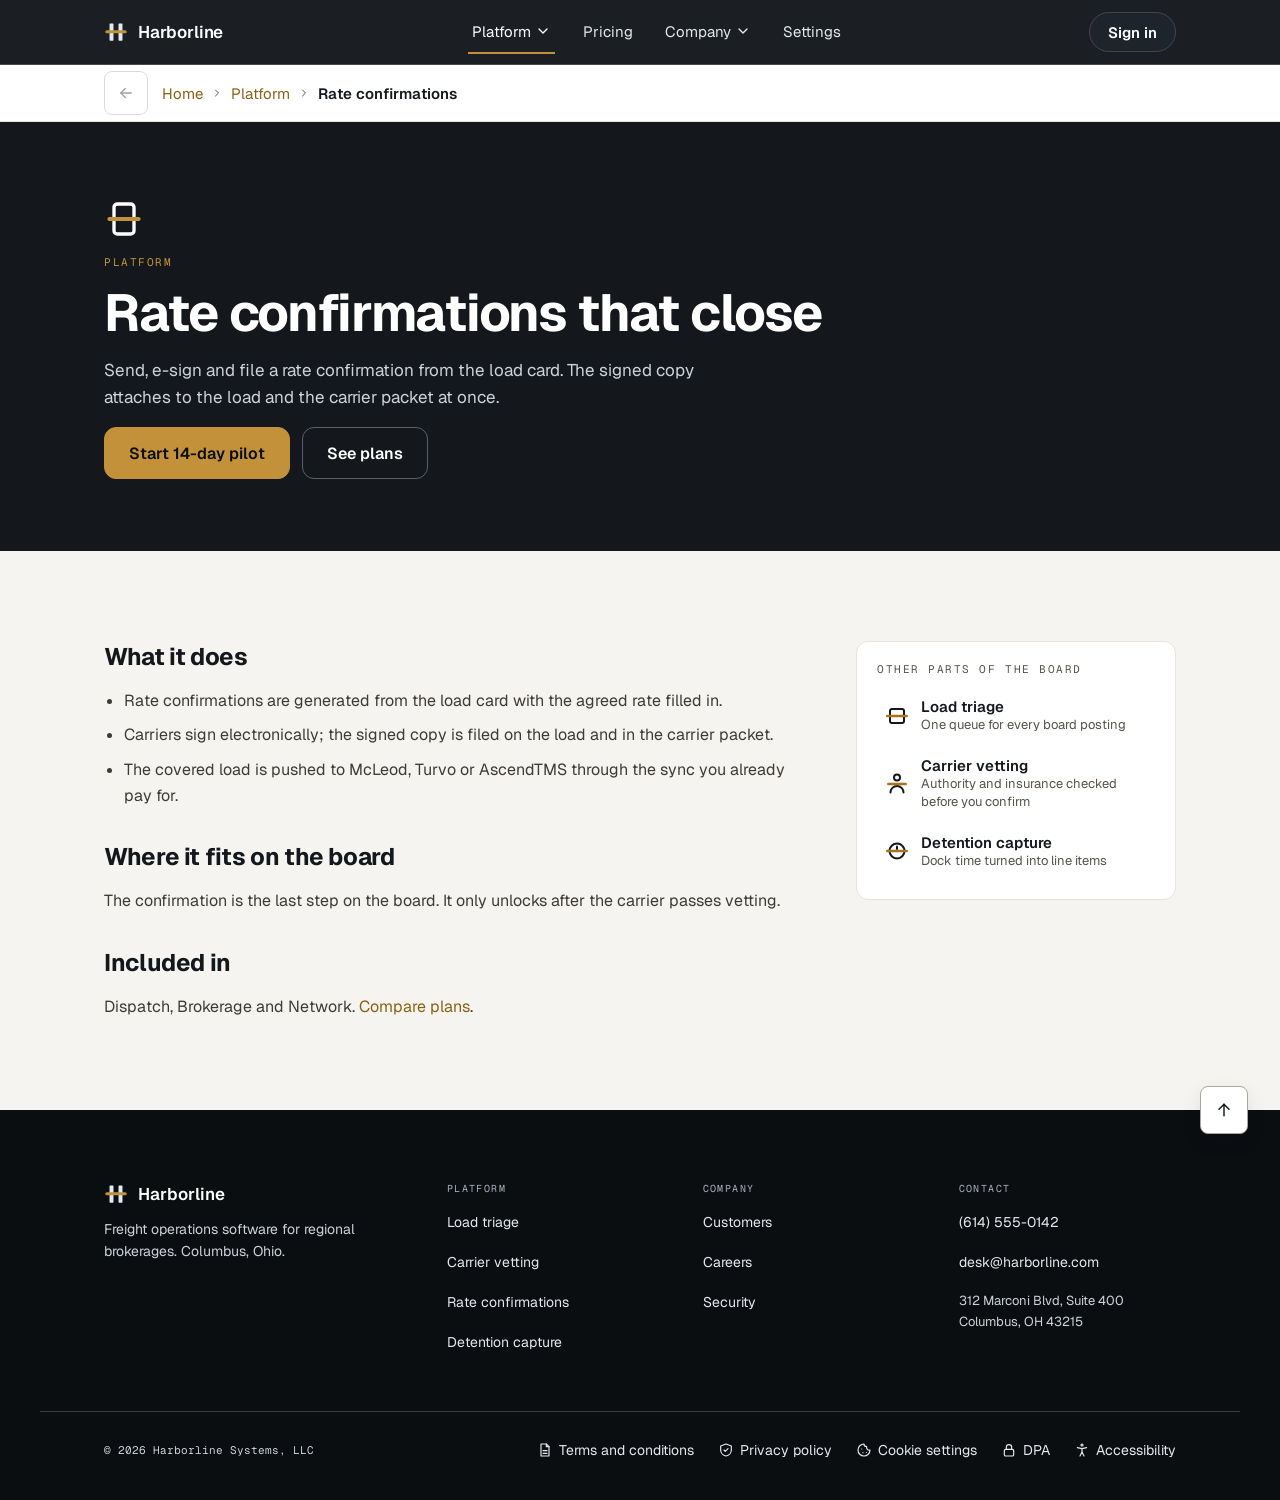
<file: platform/rate-confirmations/index.html>
<!DOCTYPE html>
<html lang="en">
<head>
<meta charset="utf-8">
<meta name="viewport" content="width=device-width, initial-scale=1">
<title>Rate confirmations that close | Harborline</title>
<meta name="description" content="Send, e-sign and file a rate confirmation from the load card. The signed copy attaches to the load and the carrier packet at once.">
<meta name="robots" content="index,follow">
<link rel="canonical" href="https://harborline.example.com/platform/rate-confirmations/">
<meta name="theme-color" content="#14181D">
<meta property="og:type" content="website">
<meta property="og:site_name" content="Harborline">
<meta property="og:title" content="Rate confirmations that close | Harborline">
<meta property="og:description" content="Send, e-sign and file a rate confirmation from the load card. The signed copy attaches to the load and the carrier packet at once.">
<meta property="og:url" content="https://harborline.example.com/platform/rate-confirmations/">
<meta property="og:image" content="https://harborline.example.com/assets/og-image.png">
<meta property="og:image:width" content="1200">
<meta property="og:image:height" content="630">
<meta property="og:image:alt" content="Harborline wordmark with the headline Cover every load before lunch on a dark ink background">
<meta name="twitter:card" content="summary_large_image">
<meta name="twitter:title" content="Rate confirmations that close | Harborline">
<meta name="twitter:description" content="Send, e-sign and file a rate confirmation from the load card. The signed copy attaches to the load and the carrier packet at once.">
<meta name="twitter:image" content="https://harborline.example.com/assets/og-image.png">
<link rel="icon" href="../../assets/logo/logo-mark.svg" type="image/svg+xml">
<link rel="icon" href="../../assets/logo/favicon-32.png" type="image/png" sizes="32x32">
<link rel="apple-touch-icon" href="../../assets/logo/apple-touch-icon.png">
<link rel="manifest" href="../../site.webmanifest">
<link rel="preconnect" href="https://fonts.googleapis.com">
<link rel="preconnect" href="https://fonts.gstatic.com" crossorigin="anonymous">
<link href="https://fonts.googleapis.com/css2?family=Geist:wght@400;500;600;700&amp;family=Geist+Mono:wght@400;500&amp;family=Instrument+Serif&amp;display=swap" rel="stylesheet">
<link rel="stylesheet" href="../../css/styles.css?v=e7fd9453">
<script src="../../js/theme.js?v=02d43f2d"></script>
<link rel="preload" href="../../js/main.js?v=f95671fb" as="script">
</head>
<body data-route="platform/rate-confirmations" data-root="../../">
<a class="hl-skip" href="#main">Skip to content</a>

<header class="hl-navbar is-fixed" id="top">
  <div class="hl-navbar__inner">
    <a class="hl-navbar__brand" href="../../index.html" aria-label="Harborline, home"><svg class="hl-navbar__mark" viewBox="0 0 256 256" aria-hidden="true" focusable="false"><rect x="59" y="36" width="42" height="184" rx="6" fill="#E4E9ED"/><rect x="155" y="36" width="42" height="184" rx="6" fill="#E4E9ED"/><rect x="14" y="108" width="228" height="34" rx="17" fill="#C2913A"/></svg>Harborline</a>

    <nav class="hl-navbar__nav" aria-label="Main">
      <ul class="hl-navbar__list">
      <li class="hl-sub" data-sub>
        <button class="hl-navbar__link hl-sub__btn is-current" type="button" id="sub-platform-btn" aria-expanded="false" aria-controls="sub-platform">Platform<svg class="hl-sub__chev" width="16" height="16" viewBox="0 0 24 24" fill="none" stroke="currentColor" stroke-width="2" stroke-linecap="round" stroke-linejoin="round" aria-hidden="true" focusable="false"><path d="M6 9l6 6 6-6"/></svg></button>
        <ul class="hl-sub__panel" id="sub-platform" aria-label="Platform" hidden>
          <li><a class="hl-sub__link" href="../../platform/load-triage/index.html"><svg class="hl-sub__icon" viewBox="0 0 24 24" aria-hidden="true" focusable="false"><rect x="5" y="5" width="14" height="14" rx="2" fill="none" stroke="currentColor" stroke-width="2" stroke-linecap="round" stroke-linejoin="round"></rect><rect class="hl-icon-bar" x="1" y="10.75" width="22" height="2.5" rx="1.25"></rect></svg><span class="hl-sub__text"><span class="hl-sub__title">Load triage</span><span class="hl-sub__desc">One queue for every board posting</span></span></a></li>
          <li><a class="hl-sub__link" href="../../platform/carrier-vetting/index.html"><svg class="hl-sub__icon" viewBox="0 0 24 24" aria-hidden="true" focusable="false"><circle cx="12" cy="5.5" r="3" fill="none" stroke="currentColor" stroke-width="2" stroke-linecap="round" stroke-linejoin="round"></circle><path d="M5.5 20.5a6.5 6.5 0 0 1 13 0" fill="none" stroke="currentColor" stroke-width="2" stroke-linecap="round" stroke-linejoin="round"></path><rect class="hl-icon-bar" x="2" y="10.75" width="20" height="2.5" rx="1.25"></rect></svg><span class="hl-sub__text"><span class="hl-sub__title">Carrier vetting</span><span class="hl-sub__desc">Authority and insurance checked before you confirm</span></span></a></li>
          <li><a class="hl-sub__link" href="../../platform/rate-confirmations/index.html" aria-current="page"><svg class="hl-sub__icon" viewBox="0 0 24 24" aria-hidden="true" focusable="false"><rect x="6" y="3" width="12" height="18" rx="2" fill="none" stroke="currentColor" stroke-width="2" stroke-linecap="round" stroke-linejoin="round"></rect><rect class="hl-icon-bar" x="2" y="10.75" width="20" height="2.5" rx="1.25"></rect></svg><span class="hl-sub__text"><span class="hl-sub__title">Rate confirmations</span><span class="hl-sub__desc">Send, e-sign and file from the load card</span></span></a></li>
          <li><a class="hl-sub__link" href="../../platform/detention/index.html"><svg class="hl-sub__icon" viewBox="0 0 24 24" aria-hidden="true" focusable="false"><circle cx="12" cy="12" r="7.5" fill="none" stroke="currentColor" stroke-width="2" stroke-linecap="round" stroke-linejoin="round"></circle><path d="M12 7.5V10" fill="none" stroke="currentColor" stroke-width="2" stroke-linecap="round" stroke-linejoin="round"></path><rect class="hl-icon-bar" x="1" y="10.75" width="22" height="2.5" rx="1.25"></rect></svg><span class="hl-sub__text"><span class="hl-sub__title">Detention capture</span><span class="hl-sub__desc">Dock time turned into line items</span></span></a></li>
          <li class="hl-sub__foot"><a class="hl-sub__all" href="../../index.html#platform">Platform overview</a></li>
        </ul>
      </li>
      <li><a class="hl-navbar__link" href="../../index.html#pricing">Pricing</a></li>
      <li class="hl-sub" data-sub>
        <button class="hl-navbar__link hl-sub__btn" type="button" id="sub-company-btn" aria-expanded="false" aria-controls="sub-company">Company<svg class="hl-sub__chev" width="16" height="16" viewBox="0 0 24 24" fill="none" stroke="currentColor" stroke-width="2" stroke-linecap="round" stroke-linejoin="round" aria-hidden="true" focusable="false"><path d="M6 9l6 6 6-6"/></svg></button>
        <ul class="hl-sub__panel" id="sub-company" aria-label="Company" hidden>
          <li><a class="hl-sub__link" href="../../company/customers/index.html"><span class="hl-sub__text"><span class="hl-sub__title">Customers</span><span class="hl-sub__desc">Brokerages running Harborline</span></span></a></li>
          <li><a class="hl-sub__link" href="../../company/careers/index.html"><span class="hl-sub__text"><span class="hl-sub__title">Careers</span><span class="hl-sub__desc">Working on Harborline</span></span></a></li>
          <li><a class="hl-sub__link" href="../../company/security/index.html"><span class="hl-sub__text"><span class="hl-sub__title">Security</span><span class="hl-sub__desc">Access, audit trail and your data</span></span></a></li>

        </ul>
      </li>
      <li><a class="hl-navbar__link" href="../../settings/index.html">Settings</a></li>
      </ul>
    </nav>

    <div class="hl-navbar__actions">
      <a class="hl-btn hl-btn--quiet" href="../../sign-in/index.html">Sign in</a>
    </div>

    <button class="hl-navbar__toggle" type="button" id="navToggle" aria-expanded="false" aria-controls="navDrawer" aria-label="Open menu">
      <span class="hl-navbar__bars" aria-hidden="true"><span></span><span></span><span></span></span><span aria-hidden="true">Menu</span>
    </button>
  </div>

  <nav class="hl-navbar__drawer" id="navDrawer" aria-label="Main" hidden>
    <p class="hl-drawer__head">Platform</p>
    <ul class="hl-drawer__list"><li><a class="hl-navbar__drawer-link" href="../../platform/load-triage/index.html">Load triage</a></li><li><a class="hl-navbar__drawer-link" href="../../platform/carrier-vetting/index.html">Carrier vetting</a></li><li><a class="hl-navbar__drawer-link" href="../../platform/rate-confirmations/index.html" aria-current="page">Rate confirmations</a></li><li><a class="hl-navbar__drawer-link" href="../../platform/detention/index.html">Detention capture</a></li></ul>
    <ul class="hl-drawer__list hl-drawer__list--top"><li><a class="hl-navbar__drawer-link" href="../../index.html#pricing">Pricing</a></li><li><a class="hl-navbar__drawer-link" href="../../settings/index.html">Settings</a></li><li><a class="hl-navbar__drawer-link" href="../../sign-in/index.html">Sign in</a></li></ul>
    <p class="hl-drawer__head">Company</p>
    <ul class="hl-drawer__list"><li><a class="hl-navbar__drawer-link" href="../../company/customers/index.html">Customers</a></li><li><a class="hl-navbar__drawer-link" href="../../company/careers/index.html">Careers</a></li><li><a class="hl-navbar__drawer-link" href="../../company/security/index.html">Security</a></li></ul>
  </nav>
</header>
<div class="hl-backdrop" id="navBackdrop" hidden></div>

<main id="main" tabindex="-1">
  <section class="hl-pagehead">
    <div class="hl-container hl-pagehead__inner">
      <svg class="hl-page__icon" viewBox="0 0 24 24" aria-hidden="true" focusable="false"><rect x="6" y="3" width="12" height="18" rx="2" fill="none" stroke="currentColor" stroke-width="2" stroke-linecap="round" stroke-linejoin="round"></rect><rect class="hl-icon-bar" x="2" y="10.75" width="20" height="2.5" rx="1.25"></rect></svg>
      <p class="hl-eyebrow hl-eyebrow--brass">Platform</p>
      <h1 class="hl-page__title">Rate confirmations that close</h1>
      <p class="hl-lead hl-lead--inverse">Send, e-sign and file a rate confirmation from the load card. The signed copy attaches to the load and the carrier packet at once.</p>
      <div class="hl-hero__actions"><a class="hl-btn hl-btn--brass hl-btn--lg" href="../../index.html#pilot">Start 14-day pilot</a><a class="hl-btn hl-btn--outline-inverse hl-btn--lg" href="../../index.html#pricing">See plans</a></div>
    </div>
  </section>
  <section class="hl-section hl-section--canvas">
    <div class="hl-container hl-pagegrid">
      <div class="hl-prose">
        <h2>What it does</h2>
        <ul><li>Rate confirmations are generated from the load card with the agreed rate filled in.</li><li>Carriers sign electronically; the signed copy is filed on the load and in the carrier packet.</li><li>The covered load is pushed to McLeod, Turvo or AscendTMS through the sync you already pay for.</li></ul>
        <h2>Where it fits on the board</h2>
        <p>The confirmation is the last step on the board. It only unlocks after the carrier passes vetting.</p>
        <h2>Included in</h2>
        <p>Dispatch, Brokerage and Network. <a href="../../index.html#pricing">Compare plans</a>.</p>
      </div>
      <aside class="hl-related" aria-labelledby="rel-h">
        <h2 class="hl-related__head" id="rel-h">Other parts of the board</h2>
        <ul class="hl-related__list"><li><a class="hl-related__link" href="../../platform/load-triage/index.html"><svg class="hl-related__icon" viewBox="0 0 24 24" aria-hidden="true" focusable="false"><rect x="5" y="5" width="14" height="14" rx="2" fill="none" stroke="currentColor" stroke-width="2" stroke-linecap="round" stroke-linejoin="round"></rect><rect class="hl-icon-bar" x="1" y="10.75" width="22" height="2.5" rx="1.25"></rect></svg><span><span class="hl-related__title">Load triage</span><span class="hl-related__desc">One queue for every board posting</span></span></a></li><li><a class="hl-related__link" href="../../platform/carrier-vetting/index.html"><svg class="hl-related__icon" viewBox="0 0 24 24" aria-hidden="true" focusable="false"><circle cx="12" cy="5.5" r="3" fill="none" stroke="currentColor" stroke-width="2" stroke-linecap="round" stroke-linejoin="round"></circle><path d="M5.5 20.5a6.5 6.5 0 0 1 13 0" fill="none" stroke="currentColor" stroke-width="2" stroke-linecap="round" stroke-linejoin="round"></path><rect class="hl-icon-bar" x="2" y="10.75" width="20" height="2.5" rx="1.25"></rect></svg><span><span class="hl-related__title">Carrier vetting</span><span class="hl-related__desc">Authority and insurance checked before you confirm</span></span></a></li><li><a class="hl-related__link" href="../../platform/detention/index.html"><svg class="hl-related__icon" viewBox="0 0 24 24" aria-hidden="true" focusable="false"><circle cx="12" cy="12" r="7.5" fill="none" stroke="currentColor" stroke-width="2" stroke-linecap="round" stroke-linejoin="round"></circle><path d="M12 7.5V10" fill="none" stroke="currentColor" stroke-width="2" stroke-linecap="round" stroke-linejoin="round"></path><rect class="hl-icon-bar" x="1" y="10.75" width="22" height="2.5" rx="1.25"></rect></svg><span><span class="hl-related__title">Detention capture</span><span class="hl-related__desc">Dock time turned into line items</span></span></a></li></ul>
      </aside>
    </div>
  </section>
</main>

<footer class="hl-footer" id="site-footer">
  <button class="hl-totop hl-totop--docked" type="button" data-totop aria-label="Back to top"><svg width="20" height="20" viewBox="0 0 24 24" fill="none" stroke="currentColor" stroke-width="1.75" stroke-linecap="round" stroke-linejoin="round" aria-hidden="true" focusable="false"><path d="M12 19V5"/><path d="M6 11l6-6 6 6"/></svg></button>
  <div class="hl-container hl-grid hl-grid--footer">
    <div class="hl-footer__brandcol">
      <a class="hl-footer__brand" href="../../index.html"><svg class="hl-navbar__mark" viewBox="0 0 256 256" aria-hidden="true" focusable="false"><rect x="59" y="36" width="42" height="184" rx="6" fill="#E4E9ED"/><rect x="155" y="36" width="42" height="184" rx="6" fill="#E4E9ED"/><rect x="14" y="108" width="228" height="34" rx="17" fill="#C2913A"/></svg>Harborline</a>
      <p class="hl-footer__blurb">Freight operations software for regional brokerages. Columbus, Ohio.</p>
    </div>
    <nav class="hl-footer__col" aria-labelledby="ft-platform">
      <h2 class="hl-footer__head" id="ft-platform">Platform</h2>
      <a href="../../platform/load-triage/index.html">Load triage</a>
      <a href="../../platform/carrier-vetting/index.html">Carrier vetting</a>
      <a href="../../platform/rate-confirmations/index.html">Rate confirmations</a>
      <a href="../../platform/detention/index.html">Detention capture</a>
    </nav>
    <nav class="hl-footer__col" aria-labelledby="ft-company">
      <h2 class="hl-footer__head" id="ft-company">Company</h2>
      <a href="../../company/customers/index.html">Customers</a>
      <a href="../../company/careers/index.html">Careers</a>
      <a href="../../company/security/index.html">Security</a>
    </nav>
    <div class="hl-footer__col">
      <h2 class="hl-footer__head">Contact</h2>
      <a href="tel:+16145550142">(614) 555-0142</a>
      <a href="mailto:desk@harborline.com">desk@harborline.com</a>
      <p class="hl-footer__addr">312 Marconi Blvd, Suite 400<br>Columbus, OH 43215</p>
    </div>
  </div>
  <div class="hl-container hl-footer__legal">
    <span>© 2026 Harborline Systems, LLC</span>
    <nav class="hl-footer__legalnav" aria-label="Legal"><a href="../../legal/terms/index.html"><svg width="16" height="16" viewBox="0 0 24 24" fill="none" stroke="currentColor" stroke-width="1.75" stroke-linecap="round" stroke-linejoin="round" aria-hidden="true" focusable="false"><path d="M14 3H6v18h12V7z"/><path d="M14 3v4h4"/><path d="M9 13h6"/><path d="M9 17h6"/></svg>Terms and conditions</a><a href="../../legal/privacy/index.html"><svg width="16" height="16" viewBox="0 0 24 24" fill="none" stroke="currentColor" stroke-width="1.75" stroke-linecap="round" stroke-linejoin="round" aria-hidden="true" focusable="false"><path d="M12 3l8 3v6c0 4.5-3.4 8.3-8 9-4.6-.7-8-4.5-8-9V6z"/><path d="M9 12l2 2 4-4"/></svg>Privacy policy</a><button class="hl-footer__cookie" type="button" data-cookie-open><svg width="16" height="16" viewBox="0 0 24 24" fill="none" stroke="currentColor" stroke-width="1.75" stroke-linecap="round" stroke-linejoin="round" aria-hidden="true" focusable="false"><path d="M12 3a9 9 0 1 0 9 9 4 4 0 0 1-5-5 4 4 0 0 1-4-4z"/><path d="M8.5 10.5v.01"/><path d="M15.5 15.5v.01"/><path d="M10.5 16v.01"/></svg>Cookie settings</button><a href="../../legal/dpa/index.html"><svg width="16" height="16" viewBox="0 0 24 24" fill="none" stroke="currentColor" stroke-width="1.75" stroke-linecap="round" stroke-linejoin="round" aria-hidden="true" focusable="false"><rect x="5" y="11" width="14" height="10" rx="2"/><path d="M8 11V8a4 4 0 0 1 8 0v3"/></svg>DPA</a><a href="../../legal/accessibility/index.html"><svg width="16" height="16" viewBox="0 0 24 24" fill="none" stroke="currentColor" stroke-width="1.75" stroke-linecap="round" stroke-linejoin="round" aria-hidden="true" focusable="false"><circle cx="12" cy="4.5" r="1.5"/><path d="M5 8.5l7 1.5 7-1.5"/><path d="M12 10v5"/><path d="M9 21l3-6 3 6"/></svg>Accessibility</a></nav>
  </div>
</footer>
<button class="hl-totop hl-totop--floating" type="button" id="toTop" data-totop aria-label="Back to top" aria-hidden="true" tabindex="-1"><svg width="20" height="20" viewBox="0 0 24 24" fill="none" stroke="currentColor" stroke-width="1.75" stroke-linecap="round" stroke-linejoin="round" aria-hidden="true" focusable="false"><path d="M12 19V5"/><path d="M6 11l6-6 6 6"/></svg></button>
<div class="hl-modal" id="cookieModal" hidden>
  <div class="hl-modal__box" role="dialog" aria-modal="true" aria-labelledby="ck-title" aria-describedby="ck-desc">
    <div class="hl-modal__head"><h2 class="hl-modal__title" id="ck-title">Cookie settings</h2><button class="hl-modal__close" type="button" data-cookie-close aria-label="Close cookie settings"><svg width="20" height="20" viewBox="0 0 24 24" fill="none" stroke="currentColor" stroke-width="1.75" stroke-linecap="round" aria-hidden="true" focusable="false"><path d="M6 6l12 12"/><path d="M18 6L6 18"/></svg></button></div>
    <p class="hl-modal__desc" id="ck-desc">This site sets no cookies and runs no analytics or ads. It keeps a few items in this browser so the site looks the way you left it. Choose what it may keep.</p>
    <fieldset class="hl-modal__options"><legend class="hl-sr">Storage choices</legend>
      <label class="hl-modal__opt" for="ck-essential"><input type="checkbox" id="ck-essential" checked="checked" disabled="disabled"><span><span class="hl-modal__opt-title">Essential, always on</span><span class="hl-modal__opt-desc">Remembers these choices.</span></span></label>
      <label class="hl-modal__opt" for="ck-display"><input type="checkbox" id="ck-display"><span><span class="hl-modal__opt-title">Display settings</span><span class="hl-modal__opt-desc">Theme and text size from the Settings page. Turning this off deletes the saved copy.</span></span></label>
    </fieldset>
    <div class="hl-modal__actions"><button class="hl-btn hl-btn--primary hl-btn--lg" type="button" data-cookie-save>Save choices</button><button class="hl-btn hl-btn--ghost hl-btn--lg" type="button" data-cookie-close>Cancel</button><a class="hl-modal__link" href="../../legal/privacy/index.html">Privacy policy</a></div>
  </div>
</div>
<div class="hl-toast" id="toast" role="status" aria-live="polite"></div>

<script src="../../js/main.js?v=f95671fb" defer="defer"></script>
</body>
</html>
</file>
<file: css/styles.css>
/* ============================================================
   Harborline — Graphite & Brass
   1. Tokens  2. Base  3. Layout  4. Components  5. Breakpoints
   ============================================================ */

/* 1 · TOKENS ------------------------------------------------ */
:root{
  --graphite-950:#0B0E11; --graphite-900:#14181D; --graphite-800:#1E242B; --graphite-700:#2B333C;
  --graphite-600:#3C4650; --graphite-500:#566270; --graphite-400:#7C8795; --graphite-300:#A8B2BD;
  --graphite-200:#CCD3DA; --graphite-100:#E4E9ED; --graphite-50:#F2F5F7;
  --steel-700:#3E3B35; --steel-600:#57534B; --steel-500:#6E6960; --steel-300:#ABA69B;
  --steel-200:#D6D1C7; --steel-100:#E8E4DB; --steel-50:#F6F4F0; --white:#FFFFFF;
  --brass-700:#8A6014; --brass-600:#A5741C; --brass-500:#C2913A; --brass-50:#F8F2E4;
  --moss-700:#1F6B3E; --moss-50:#EAF3EE; --amber-700:#7E5305; --amber-50:#FBF2E2;

  --surface-canvas:#F6F4F0; --surface-default:#FFFFFF; --surface-inverse:#14181D;
  --text-primary:#14181D;   /* 16.4:1 on white   */
  --text-secondary:#3E3B35; /*  9.8:1 on white   */
  --text-tertiary:#57534B;  /*  6.7:1 on white   */
  --text-on-dark:#FFFFFF;   /* 16.4:1 on ink     */
  --text-on-dark-muted:#CCD3DA; /* 10.6:1 on ink */
  --border-subtle:#E8E4DB; --border-default:#D6D1C7; --border-strong:#ABA69B;
  --border-inverse:rgba(228,233,237,.22);

  --font-ui:"Geist","Helvetica Neue",Helvetica,Arial,sans-serif;
  --font-editorial:"Instrument Serif",Georgia,serif;
  --font-mono:"Geist Mono",ui-monospace,SFMono-Regular,Menlo,monospace;

  --r-4:4px; --r-8:8px; --r-12:12px; --r-16:16px; --r-full:999px;
  --elev-1:0 1px 2px rgba(11,14,17,.06);
  --elev-2:0 2px 6px rgba(11,14,17,.07);
  --elev-3:0 8px 20px rgba(11,14,17,.09);

  --pad-x:clamp(20px,5vw,64px);
  --pad-y:clamp(56px,7vw,104px);
  --maxw:1200px;
}

/* 2 · BASE -------------------------------------------------- */
*,*::before,*::after{box-sizing:border-box;}
html{scroll-behavior:smooth;-webkit-text-size-adjust:100%;text-size-adjust:100%;}
[id]{scroll-margin-top:80px;}
body{
  margin:0; background:var(--surface-canvas); color:var(--text-primary);
  font-family:var(--font-ui); -webkit-font-smoothing:antialiased; text-wrap:pretty;
  overflow-x:clip; overflow-wrap:break-word; min-width:320px;
}
main,section,header,footer{max-width:100%;}
h1,h2,h3,p,li,dd,dt,blockquote{overflow-wrap:break-word;}
img{max-width:100%;display:block;}
button,input{font:inherit;}
a{color:var(--brass-700);text-decoration:none;}
a:hover{color:var(--brass-600);text-decoration:underline;}
:focus-visible{outline:3px solid var(--brass-600);outline-offset:2px;}
@media (prefers-reduced-motion:reduce){html{scroll-behavior:auto;}*{transition:none !important;}}

.hl-skip{
  position:absolute;left:-9999px;top:0;z-index:50;padding:12px 16px;
  background:var(--brass-500);color:var(--graphite-950);font-weight:600;border-radius:0 0 var(--r-8) 0;
}
.hl-skip:focus{left:0;}

/* 3 · LAYOUT ------------------------------------------------ */
.hl-container{max-width:var(--maxw);margin:0 auto;padding-left:max(var(--pad-x),env(safe-area-inset-left));padding-right:max(var(--pad-x),env(safe-area-inset-right));}
.hl-section{padding-top:var(--pad-y);padding-bottom:var(--pad-y);}
.hl-section--canvas{background:var(--surface-canvas);}
.hl-section--default{background:var(--surface-default);}
.hl-section--inverse{background:var(--surface-inverse);color:var(--text-on-dark);}
.hl-section--ruled{border-top:1px solid var(--border-subtle);}
.hl-stack{display:flex;flex-direction:column;gap:clamp(28px,4vw,44px);}
.hl-stack--tight{gap:20px;min-width:0;}
.hl-section__head{display:flex;flex-direction:column;gap:12px;max-width:62ch;}
.hl-split{display:grid;grid-template-columns:repeat(auto-fit,minmax(min(100%,300px),1fr));gap:clamp(32px,5vw,64px);}
.hl-split--center{align-items:center;}
.hl-grid{display:grid;gap:clamp(16px,2vw,24px);}
.hl-grid--features{grid-template-columns:repeat(auto-fit,minmax(min(100%,250px),1fr));}
.hl-grid--steps{grid-template-columns:repeat(auto-fit,minmax(min(100%,260px),1fr));list-style:none;margin:0;padding:0;}
.hl-grid--plans{grid-template-columns:repeat(auto-fit,minmax(min(100%,280px),1fr));align-items:start;padding-top:20px;}
@media (min-width:960px){.hl-grid--plans{grid-template-columns:repeat(3,minmax(0,1fr));}}
.hl-grid--metrics{grid-template-columns:repeat(auto-fit,minmax(min(100%,200px),1fr));gap:clamp(24px,3vw,40px);}
.hl-grid--footer{grid-template-columns:minmax(0,1.4fr) repeat(3,minmax(0,1fr));gap:clamp(24px,3vw,48px);}

/* 4 · COMPONENTS -------------------------------------------- */

/* Type */
.hl-h2{margin:0;font-size:clamp(28px,4vw,40px);line-height:1.1;letter-spacing:-.02em;font-weight:700;color:var(--text-primary);}
.hl-h2--inverse{color:var(--text-on-dark);}
.hl-h3{margin:0;font-size:clamp(17px,2vw,19px);font-weight:600;letter-spacing:-.01em;}
.hl-lead{margin:0;font-size:clamp(15px,1.8vw,17px);line-height:1.6;color:var(--text-secondary);max-width:56ch;}
.hl-lead--inverse{color:var(--text-on-dark-muted);}
.hl-body{margin:0;font-size:15px;line-height:1.6;color:var(--text-secondary);}
/* Marker highlight behind a key phrase */
.hl-mark{display:inline-block;position:relative;isolation:isolate;}
.hl-mark::before{
  content:"";position:absolute;z-index:-1;top:.34em;bottom:-.02em;left:0;right:0;border-radius:.12em;
  background:color-mix(in srgb,var(--brass-500) 40%,transparent);
  transform:scaleX(1) rotate(-1.2deg);transform-origin:left center;
  transition:transform 700ms cubic-bezier(.32,.72,0,1);
}
.js-anim [data-mark]:not(.is-in) .hl-mark::before{transform:scaleX(0) rotate(-1.2deg);}
.js-anim [data-mark].hl-mark-loop.is-in .hl-mark::before{animation:hlMarkLoop 3.6s infinite;}
@keyframes hlMarkLoop{
  0%{transform:scaleX(0) rotate(-1.2deg);opacity:1;animation-timing-function:cubic-bezier(.32,.72,0,1);}
  19.4%{transform:scaleX(1) rotate(-1.2deg);opacity:1;}
  75%{transform:scaleX(1) rotate(-1.2deg);opacity:1;animation-timing-function:ease-out;}
  86%,100%{transform:scaleX(1) rotate(-1.2deg);opacity:0;}
}
html[data-theme="contrast"] .hl-mark::before{display:none;}

/* Line-by-line paragraph reveal */
.hl-line{display:block;}
.js-anim .hl-lines.is-split .hl-line{opacity:0;transform:translateY(16px);}
.js-anim .hl-lines.is-in .hl-line{animation:hlLine 700ms cubic-bezier(.32,.72,0,1) both;animation-delay:calc(var(--i) * 170ms);}
.js-anim [data-reveal-items].is-ready > li{opacity:0;transform:translateY(16px);}
.js-anim [data-reveal-items].is-in > li{animation:hlLine 700ms cubic-bezier(.32,.72,0,1) both;animation-delay:calc(var(--i) * 170ms);}
.js-anim [data-reveal-items].is-done > li{opacity:1;transform:none;animation:none;}
.js-anim .hl-lines.is-done .hl-line{opacity:1;transform:none;animation:none;}
@keyframes hlLine{from{opacity:0;transform:translateY(16px);}to{opacity:1;transform:none;}}
@media (prefers-reduced-motion:reduce){
  .hl-mark::before{transition:none !important;}
  .js-anim [data-mark] .hl-mark::before{transform:scaleX(1) rotate(-1.2deg) !important;animation:none !important;opacity:1 !important;}
  .js-anim [data-reveal-items] > li{opacity:1 !important;transform:none !important;animation:none !important;}
  .js-anim .hl-lines .hl-line{opacity:1 !important;transform:none !important;animation:none !important;}
}
.hl-mono{font-family:var(--font-mono);font-size:12px;color:var(--graphite-300);}
.hl-eyebrow{margin:0;font-family:var(--font-mono);font-size:11px;letter-spacing:.14em;text-transform:uppercase;color:var(--text-tertiary);}
.hl-eyebrow--accent{color:var(--brass-700);}
.hl-eyebrow--brass{color:var(--brass-500);}
.hl-eyebrow--pill{align-self:flex-start;padding:6px 10px;border-radius:var(--r-full);background:rgba(194,145,58,.16);color:var(--brass-500);letter-spacing:.12em;}

/* Buttons */
.hl-btn{
  display:inline-flex;align-items:center;justify-content:center;gap:8px;
  min-height:44px;padding:0 18px;border:1px solid transparent;border-radius:var(--r-8);
  font-size:15px;font-weight:600;text-decoration:none;cursor:pointer;white-space:nowrap;
  transition:background-color .15s ease,border-color .15s ease,color .15s ease;
}
.hl-btn:hover{text-decoration:none;}
.hl-btn--lg{min-height:52px;padding:0 24px;border-radius:var(--r-12);font-size:16px;}
.hl-btn--block{width:100%;}
.hl-btn--primary{background:var(--graphite-800);border-color:var(--graphite-800);color:var(--white);}
.hl-btn--primary:hover{background:var(--graphite-950);border-color:var(--graphite-950);color:var(--white);}
.hl-btn--brass{background:var(--brass-500);border-color:var(--brass-500);color:var(--graphite-950);}
.hl-btn--brass:hover{background:#D9A64B;border-color:#D9A64B;color:var(--graphite-950);}
.hl-btn--outline-inverse{border-color:var(--graphite-500);color:var(--white);background:transparent;}
.hl-btn--outline-inverse:hover{background:var(--graphite-800);border-color:var(--graphite-400);color:var(--white);}
.hl-btn--quiet{background:transparent;color:var(--white);min-height:40px;padding:0 14px;}
.hl-btn--quiet:hover{color:var(--brass-500);}
.hl-navbar__actions .hl-btn--quiet{background:var(--graphite-800);border-color:var(--graphite-600);border-radius:var(--r-full);padding:0 18px;}
.hl-navbar__actions .hl-btn--quiet:hover{background:var(--graphite-700);border-color:var(--graphite-500);color:var(--white);}

/* Press feedback: snaps down on pointer-down, springs back on release */
.hl-btn--press{
  --spring-cd:linear(0, 0.094 5.6%, 0.455 16.7%, 0.726 27.8%, 0.873 38.9%, 0.944 50%, 0.985 66.7%, 1 100%);
  -webkit-tap-highlight-color:transparent;
  box-shadow:0 1px 2px rgba(11,14,17,.22),0 6px 16px rgba(11,14,17,.22);
  transition:transform 587ms var(--spring-cd),box-shadow 587ms var(--spring-cd),background-color 200ms ease-out,border-color 200ms ease-out;
}
.hl-btn--press:active{transform:scale(.94);box-shadow:0 1px 1px rgba(11,14,17,.26),0 2px 4px rgba(11,14,17,.16);transition:transform 90ms ease-out,box-shadow 90ms ease-out;}
.hl-btn--press:focus-visible{outline:3px solid #E3BE73;outline-offset:3px;}
@media (prefers-reduced-motion:reduce){.hl-btn--press,.hl-btn--press:active{transition:none !important;}}

/* Ring button: a rotating conic square shows through a 2px gap */
.hl-btn--ring{position:relative;overflow:hidden;isolation:isolate;border:0;border-radius:999px;background:var(--brass-700);color:var(--graphite-950);}
.hl-btn--ring:hover{background:var(--brass-700);}
.hl-btn__spin{position:absolute;z-index:-2;left:50%;top:50%;width:300px;height:300px;margin:-150px 0 0 -150px;
  background:conic-gradient(from 0deg,transparent 0 58%,#F0D9A6 82%,#FFF6E0 100%);
  animation:hlSpin 3s linear infinite;will-change:transform;}
.hl-btn--ring::after{content:"";position:absolute;z-index:-1;inset:2px;border-radius:inherit;background:var(--brass-500);transition:background-color 200ms ease-out;}
.hl-btn--ring:hover::after{background:#D2A452;}
.hl-btn--ring:focus-visible{outline:3px solid #E3BE73;outline-offset:3px;}
.hl-btn__label{position:relative;}
@keyframes hlSpin{to{transform:rotate(360deg);}}
@media (prefers-reduced-motion:reduce){.hl-btn__spin{animation:none;}}

/* Badges */
.hl-badge{
  display:inline-flex;align-items:center;font-family:var(--font-mono);font-size:10px;font-weight:600;
  letter-spacing:.06em;padding:4px 8px;border-radius:var(--r-4);white-space:nowrap;
}
.hl-badge--success{background:var(--moss-50);color:var(--moss-700);}
.hl-badge--warning{background:var(--amber-50);color:var(--amber-700);}
.hl-badge--neutral{background:var(--steel-100);color:var(--steel-700);}
.hl-badge--ondark{background:#14291D;color:#8FD6A8;font-size:11px;}

/* Navbar */
.hl-navbar{
  position:sticky;top:0;left:0;right:0;z-index:20;background:rgba(20,24,29,.97);color:var(--white);
  border-bottom:1px solid var(--border-inverse);backdrop-filter:blur(8px);
}
.hl-navbar__inner{
  max-width:var(--maxw);margin:0 auto;padding:0 var(--pad-x);min-height:64px;
  display:flex;align-items:center;justify-content:space-between;gap:24px;
}
.hl-navbar__brand{flex-shrink:0;display:flex;align-items:center;gap:10px;color:var(--white);font-size:17px;font-weight:600;letter-spacing:-.01em;}
.hl-navbar__brand:hover{color:var(--white);text-decoration:none;}
.hl-navbar__mark{display:block;flex-shrink:0;width:24px;height:24px;}
.hl-navbar__nav{display:flex;align-items:center;gap:clamp(16px,2.2vw,28px);min-width:0;}
.hl-navbar__link{display:inline-flex;align-items:center;gap:4px;min-height:44px;padding:0 4px;color:var(--graphite-100);font-size:15px;white-space:nowrap;border-bottom:2px solid transparent;}
.hl-navbar__link[aria-current="page"],.hl-navbar__link.is-current{color:var(--white);border-bottom-color:var(--brass-500);}
.hl-navbar__link:hover{color:var(--brass-500);text-decoration:none;}
.hl-navbar__actions{display:flex;align-items:center;gap:12px;flex-shrink:0;}
.hl-navbar__toggle{
  flex-shrink:0;display:none;align-items:center;gap:8px;min-height:44px;padding:0 14px;
  border:1px solid var(--graphite-600);border-radius:var(--r-8);background:transparent;
  color:var(--white);font-size:15px;font-weight:600;cursor:pointer;
}
.hl-navbar__bars{display:flex;flex-direction:column;gap:4px;}
.hl-navbar__bars span{display:block;width:16px;height:2px;background:currentColor;}
.hl-navbar__drawer{
  position:absolute;top:100%;left:0;right:0;z-index:2;display:flex;flex-direction:column;gap:2px;
  max-height:calc(100vh - 64px);max-height:calc(100dvh - 64px);overflow-y:auto;overscroll-behavior:contain;
  padding:8px var(--pad-x) 20px;background:var(--graphite-900);border-top:1px solid var(--border-inverse);
  border-bottom:1px solid var(--border-inverse);box-shadow:var(--elev-3);
}
.hl-navbar__drawer[hidden]{display:none;}
.hl-navbar__drawer-link{display:flex;align-items:center;min-height:48px;color:var(--graphite-100);font-size:16px;}
.hl-navbar__drawer-link[aria-current="page"]{color:var(--brass-500);font-weight:600;}
.hl-drawer__head{margin:12px 0 0;font-family:var(--font-mono);font-size:11px;letter-spacing:.14em;text-transform:uppercase;color:var(--graphite-300);}
.hl-drawer__list{list-style:none;margin:0;padding:0;}
.hl-drawer__list--top{margin-top:8px;padding-top:8px;border-top:1px solid var(--border-inverse);border-bottom:1px solid var(--border-inverse);padding-bottom:8px;}
.hl-navbar__drawer .hl-btn{margin-top:8px;min-height:48px;}

/* Hero */
.hl-hero{
  --hz:46%; --vp:72%;
  --sky-top:#14181D; --sky-hz:#1E242B; --floor:#1E242B; --grid:#4E4330; --line:#C2913A;
  position:relative;isolation:isolate;overflow:hidden;background:var(--floor);color:var(--white);
}
.hl-hero__bg{position:absolute;inset:0;z-index:0;pointer-events:none;}
.hl-hero__sky{position:absolute;left:0;right:0;top:0;height:var(--hz);background:linear-gradient(180deg,var(--sky-top) 0%,var(--sky-hz) 100%);}
.hl-hero__glow{position:absolute;left:var(--vp);top:var(--hz);width:clamp(320px,44vw,640px);aspect-ratio:2.4;transform:translate(-50%,-50%);
  background:radial-gradient(closest-side,rgba(194,145,58,.30),rgba(194,145,58,.08) 55%,transparent);}
.hl-hero__line{position:absolute;left:var(--vp);top:var(--hz);width:clamp(180px,24vw,340px);height:4px;border-radius:2px;transform:translate(-50%,-50%);
  background:linear-gradient(90deg,transparent,var(--line) 18%,#E3BE73 50%,var(--line) 82%,transparent);box-shadow:0 0 18px 2px rgba(194,145,58,.45);}
.hl-hero__floor{position:absolute;left:0;right:0;top:var(--hz);bottom:0;overflow:hidden;
  perspective:220px;perspective-origin:var(--vp) 0;
  -webkit-mask-image:linear-gradient(transparent,#000 45%);mask-image:linear-gradient(transparent,#000 45%);}
.hl-hero__plane{position:absolute;top:0;left:calc(var(--vp) - 110%);width:220%;height:400%;transform-origin:50% 0;
  background-image:
    repeating-linear-gradient(0deg,var(--grid) 0 1.6px,transparent 1.6px 30px),
    repeating-linear-gradient(90deg,var(--grid) 0 1.6px,transparent 1.6px 30px);
  background-size:30px 30px;
  transform:rotateX(72deg) translateY(0);will-change:transform;
  animation:hlFloor 1.8s linear infinite;}
.hl-hero.is-paused .hl-hero__plane{animation-play-state:paused;}
@keyframes hlFloor{from{transform:rotateX(72deg) translateY(0);}to{transform:rotateX(72deg) translateY(30px);}}
@media (prefers-reduced-motion:reduce){.hl-hero__plane{animation:none;transform:rotateX(72deg) translateY(15px);}}
.hl-hero__inner{position:relative;z-index:1;}
.hl-hero__inner{
  display:grid;grid-template-columns:repeat(auto-fit,minmax(min(100%,320px),1fr));
  gap:clamp(32px,5vw,64px);align-items:center;
  padding-top:clamp(56px,8vw,112px);padding-bottom:clamp(48px,6vw,88px);
}
.hl-hero__copy{display:flex;flex-direction:column;gap:24px;min-width:0;}
.hl-hero__title{margin:0;font-size:clamp(34px,6vw,60px);line-height:1.05;letter-spacing:-.025em;font-weight:700;max-width:16ch;}
.hl-hero__lead{margin:0;max-width:56ch;font-size:clamp(16px,2vw,19px);line-height:1.6;color:var(--text-on-dark-muted);}
.hl-hero__actions{display:flex;flex-wrap:wrap;gap:12px;}
.hl-hero__fineprint{margin:0;font-family:var(--font-mono);font-size:12px;line-height:1.7;color:var(--graphite-200);}

/* Hero load feed */
.hl-feed{min-width:0;display:flex;flex-direction:column;gap:14px;}
.hl-feed__head{margin:0;display:flex;align-items:center;gap:10px;font-family:var(--font-mono);font-size:11px;letter-spacing:.12em;text-transform:uppercase;color:var(--graphite-200);}
.hl-feed__note{margin-left:auto;color:var(--graphite-300);}
.hl-feed__live{width:8px;height:8px;border-radius:50%;background:#E3BE73;box-shadow:0 0 0 4px rgba(227,190,115,.18);}
.hl-feed__list{list-style:none;margin:0;padding:0;display:flex;flex-direction:column;gap:10px;}
.hl-feed__row{display:grid;grid-template-columns:minmax(0,1fr) auto;grid-template-areas:"lane end" "meta end";column-gap:16px;row-gap:6px;align-items:center;
  padding:16px 18px;border-radius:var(--r-12);background:rgba(20,24,29,.86);border:1px solid #333B44;
  -webkit-backdrop-filter:blur(8px);backdrop-filter:blur(8px);box-shadow:0 12px 32px rgba(0,0,0,.35);
  animation:hlFeedIn .7s cubic-bezier(.2,.9,.25,1.15) both;animation-delay:calc(.25s + var(--i) * .6s);}
.hl-feed__row:nth-child(2){margin-left:clamp(0px,3vw,28px);}
.hl-feed__row:nth-child(3){margin-left:clamp(0px,6vw,56px);}
.hl-feed__lane{grid-area:lane;display:flex;align-items:center;gap:10px;font-family:var(--font-mono);font-size:15px;font-weight:600;letter-spacing:.04em;color:var(--white);}
.hl-feed__route{flex:1;min-width:24px;max-width:96px;height:2px;background:repeating-linear-gradient(90deg,#C2913A 0 6px,transparent 6px 10px);position:relative;}
.hl-feed__route::after{content:"";position:absolute;right:-3px;top:-3px;width:8px;height:8px;border-radius:50%;background:#E3BE73;}
.hl-feed__meta{grid-area:meta;font-size:13px;color:var(--graphite-200);}
.hl-feed__meta code{font-family:var(--font-mono);font-size:12px;color:var(--graphite-200);}
.hl-feed__end{grid-area:end;display:flex;flex-direction:column;align-items:flex-end;gap:6px;}
.hl-feed__end strong{font-size:20px;font-weight:600;font-variant-numeric:tabular-nums;color:var(--white);white-space:nowrap;}
.hl-feed__status{font-family:var(--font-mono);font-size:11px;letter-spacing:.06em;text-transform:uppercase;white-space:nowrap;padding:3px 8px;border-radius:999px;color:#CCD3DA;background:#2B333C;}
.hl-feed__status--ok{color:#8FD6A8;background:rgba(143,214,168,.12);}
.hl-feed__status--warn{color:#E3BE73;background:rgba(227,190,115,.14);}
@keyframes hlFeedIn{from{opacity:0;transform:translateX(32px);}to{opacity:1;transform:none;}}
@media (prefers-reduced-motion:reduce){.hl-feed__row{animation:none;}}

/* Features */
.hl-feature{
  display:flex;flex-direction:column;gap:12px;min-width:0;padding:clamp(20px,2.5vw,28px);
  background:var(--surface-default);border:1px solid var(--border-subtle);border-radius:var(--r-12);box-shadow:var(--elev-1);
}
.hl-feature__top{
  display:flex;flex-wrap:wrap;align-items:center;justify-content:space-between;gap:8px;
  font-family:var(--font-mono);font-size:11px;letter-spacing:.12em;text-transform:uppercase;color:var(--text-tertiary);
}
.hl-feature__tag{color:var(--brass-700);}
.hl-feature__icon{display:block;width:28px;height:28px;color:var(--graphite-900);}
.hl-feature__icon .hl-icon-bar{fill:var(--brass-600);}

/* Platform bento: hover/focus one tile, the rest recede */
.hl-bento{grid-template-columns:repeat(3,minmax(0,1fr));grid-auto-rows:minmax(200px,auto);}
.hl-tile{
  --spring-cd:linear(0, 0.094 5.6%, 0.274 11.1%, 0.455 16.7%, 0.608 22.2%, 0.726 27.8%, 0.812 33.3%, 0.873 38.9%, 0.916 44.4%, 0.944 50%, 0.964 55.6%, 0.976 61.1%, 0.985 66.7%, 0.99 72.2%, 0.994 77.8%, 0.996 83.3%, 0.998 88.9%, 1 100%);
  position:relative;
  transition:transform 587ms var(--spring-cd),box-shadow 587ms var(--spring-cd),opacity 400ms ease-out;
}
.hl-tile--wide{grid-column:span 2;}
.hl-tile--tall{grid-row:span 2;}
.hl-tile--tall .hl-h3{margin-top:auto;}
.hl-tile .hl-feature__link{color:inherit;}
.hl-tile .hl-feature__link::after{content:"";position:absolute;inset:0;border-radius:inherit;}
.hl-tile .hl-feature__link:hover{text-decoration:none;}
.hl-tile .hl-feature__link:focus-visible{outline:none;}
.hl-tile .hl-feature__link:focus-visible::after{outline:3px solid var(--brass-600);outline-offset:3px;}
.hl-tile:focus-within{transform:scale(1.04);box-shadow:0 2px 4px rgba(11,14,17,.06),0 16px 32px rgba(11,14,17,.10),0 36px 72px rgba(11,14,17,.12);z-index:1;}
.hl-bento:has(.hl-tile:focus-within) .hl-tile:not(:focus-within){opacity:.42;transform:scale(.94);}
@media (hover:hover){
  .hl-tile:hover{transform:scale(1.04);box-shadow:0 2px 4px rgba(11,14,17,.06),0 16px 32px rgba(11,14,17,.10),0 36px 72px rgba(11,14,17,.12);z-index:1;}
  .hl-bento:has(.hl-tile:hover) .hl-tile:not(:hover){opacity:.42;transform:scale(.94);}
}
.hl-bento.is-focusing .hl-tile:not(.is-active){opacity:.42;transform:scale(.94);}
.hl-bento.is-focusing .hl-tile.is-active{transform:scale(1.04);box-shadow:0 2px 4px rgba(11,14,17,.06),0 16px 32px rgba(11,14,17,.10),0 36px 72px rgba(11,14,17,.12);z-index:1;}
@media (max-width:959px){.hl-bento{grid-template-columns:repeat(2,minmax(0,1fr));}}
@media (max-width:599px){.hl-bento{grid-template-columns:minmax(0,1fr);grid-auto-rows:auto;}.hl-tile--wide,.hl-tile--tall{grid-column:auto;grid-row:auto;}}
@media (prefers-reduced-motion:reduce){.hl-tile{transition:none !important;}}

/* Vetting card */
.hl-ticks{list-style:none;margin:0;padding:0;display:flex;flex-direction:column;gap:12px;}
.hl-ticks li{display:flex;gap:10px;font-size:15px;line-height:1.5;color:var(--graphite-100);}
.hl-ticks span{color:var(--brass-500);font-weight:700;}
.hl-vetcard{
  align-self:start;min-width:0;display:flex;flex-direction:column;gap:16px;padding:clamp(20px,3vw,28px);
  border:1px solid var(--graphite-700);border-radius:var(--r-16);background:var(--graphite-950);
}
.hl-vetcard__head{display:flex;flex-wrap:wrap;align-items:center;justify-content:space-between;gap:12px;}
.hl-vetcard__rows{margin:0;display:flex;flex-direction:column;gap:12px;}
.hl-vetcard__row{
  display:flex;flex-wrap:wrap;align-items:baseline;justify-content:space-between;gap:16px;
  padding-bottom:12px;border-bottom:1px solid var(--graphite-700);
}
.hl-vetcard__row--last{padding-bottom:0;border-bottom:0;}
.hl-vetcard__row dt{font-size:14px;color:var(--graphite-300);}
.hl-vetcard__row dd{margin:0;font-family:var(--font-mono);font-size:14px;color:var(--white);text-align:right;}
.hl-vetcard__warn{color:#E8B75C;}
.hl-vetcard__stamp{margin:0;font-family:var(--font-mono);font-size:11px;color:var(--graphite-400);}

/* Pricing */
.hl-pricing__head{display:flex;flex-wrap:wrap;align-items:flex-end;justify-content:space-between;gap:24px;}
.hl-toggle{display:inline-flex;gap:4px;padding:4px;border-radius:var(--r-full);background:var(--surface-default);border:1px solid var(--border-default);}
.hl-toggle__btn{
  min-height:40px;padding:0 18px;border:1px solid transparent;border-radius:var(--r-full);
  background:transparent;color:var(--text-secondary);font-size:14px;font-weight:600;cursor:pointer;white-space:nowrap;
}
.hl-toggle__btn.is-active{background:var(--graphite-800);border-color:var(--graphite-800);color:var(--white);}
.hl-plan{
  display:flex;flex-direction:column;gap:12px;min-width:0;padding:clamp(20px,2.5vw,28px);
  background:var(--surface-default);border:1px solid var(--border-default);border-radius:var(--r-16);box-shadow:var(--elev-1);
}
.hl-plan--featured{
  --spring:linear(0, 0.457 16.7%, 0.876 33.3%, 1.008 50%, 1.02 61.1%, 1);
  --lift:translateY(-7px) scale(1.06);
  --shadow-rest:0 1px 2px rgba(11,14,17,.06),0 2px 6px rgba(11,14,17,.05),0 4px 12px rgba(138,96,20,0);
  --shadow-lift:0 2px 4px rgba(11,14,17,.06),0 14px 28px rgba(11,14,17,.10),0 32px 64px rgba(138,96,20,.18);
  position:relative;z-index:1;
  padding-block:calc(clamp(20px,2.5vw,28px) + 4px);
  border:1.5px solid transparent;
  background:linear-gradient(var(--surface-default),var(--surface-default)) padding-box,linear-gradient(135deg,var(--brass-600),#EBD39E) border-box;
  transform:var(--lift);box-shadow:var(--shadow-lift);
  transition:transform 600ms var(--spring),box-shadow 600ms cubic-bezier(.2,.7,.3,1);
}
.hl-plan__pill{
  position:absolute;top:-9px;left:50%;transform:translateX(-50%);
  padding:3px 10px;border-radius:var(--r-full);white-space:nowrap;
  font-family:var(--font-mono);font-size:10px;font-weight:600;letter-spacing:.12em;text-transform:uppercase;line-height:1.3;
  background:var(--brass-500);color:var(--graphite-950);box-shadow:0 2px 6px rgba(138,96,20,.25);
  transition:transform 450ms var(--spring) 380ms,opacity 180ms ease-out 380ms;
}
.js-plans:not(.is-in) .hl-plan--featured{transform:none;box-shadow:var(--shadow-rest);}
.js-plans:not(.is-in) .hl-plan__pill{transform:translateX(-50%) scale(.3);opacity:0;transition:none;}
@media (max-width:959px){.hl-plan--featured{--lift:translateY(-4px) scale(1.02);}}
@media (prefers-reduced-motion:reduce){
  .hl-plan--featured,.hl-plan__pill{transition:none !important;}
  .js-plans:not(.is-in) .hl-plan--featured{transform:var(--lift);box-shadow:var(--shadow-lift);}
  .js-plans:not(.is-in) .hl-plan__pill{transform:translateX(-50%);opacity:1;}
}
.hl-plan__top{display:flex;flex-wrap:wrap;align-items:center;justify-content:space-between;gap:8px;}
.hl-plan__blurb{margin:0;font-size:14px;line-height:1.55;color:var(--text-tertiary);}
.hl-plan__price{margin:0;display:flex;align-items:baseline;gap:8px;flex-wrap:wrap;}
.hl-plan__price strong{font-size:clamp(30px,3.4vw,38px);font-weight:600;letter-spacing:-.025em;font-variant-numeric:tabular-nums;}
.hl-plan__price span{font-size:14px;color:var(--text-tertiary);}
.hl-plan__note{margin:0;font-family:var(--font-mono);font-size:11px;color:var(--text-tertiary);}
.hl-plan__list{list-style:none;margin:0;padding:12px 0 0;display:flex;flex-direction:column;gap:8px;border-top:1px solid var(--border-subtle);}
.hl-plan__list li{display:flex;gap:8px;font-size:14px;line-height:1.5;color:var(--text-secondary);}
.hl-plan__list span{font-weight:700;color:var(--moss-700);}
.hl-plan--featured .hl-plan__list span{color:var(--brass-700);}
.hl-plan .hl-btn{margin-top:8px;min-height:48px;border-radius:var(--r-12);font-size:16px;}

/* FAQ: plus morphs to minus, panel opens with the grid-rows trick */
.hl-faq{max-width:860px;margin:0 auto;padding:0 var(--pad-x);display:flex;flex-direction:column;gap:clamp(24px,3vw,32px);}
.hl-faq__list{display:flex;flex-direction:column;gap:12px;}
.hl-faq__item{background:var(--surface-default);border:1px solid var(--border-subtle);border-radius:var(--r-16);box-shadow:var(--elev-1);}
.hl-faq__h{margin:0;font:inherit;}
.hl-faq__q{
  width:100%;display:flex;align-items:center;justify-content:space-between;gap:16px;
  min-height:64px;padding:18px clamp(18px,3vw,24px);background:transparent;border:0;border-radius:var(--r-16);text-align:left;cursor:pointer;
  font-size:clamp(16px,2vw,18px);font-weight:600;letter-spacing:-.01em;color:var(--text-primary);
}
.hl-faq__q:focus-visible{outline:3px solid var(--brass-600);outline-offset:2px;}
.hl-faq__icon{flex:none;position:relative;width:22px;height:22px;border-radius:50%;background:var(--graphite-100);
  transition:background-color 300ms ease,transform 200ms ease;}
.hl-faq__bar{position:absolute;left:6px;top:10px;width:10px;height:2px;border-radius:1px;background:var(--text-primary);transition:background-color 300ms ease;}
.hl-faq__bar--v{--spring-faq:linear(0, 0.457 16.7%, 0.876 33.3%, 1.008 50%, 1.02 61.1%, 1);transform:rotate(90deg);
  transition:transform 600ms var(--spring-faq),opacity 600ms var(--spring-faq),background-color 300ms ease;}
.hl-faq__q[aria-expanded="false"]:hover .hl-faq__icon{transform:scale(1.1);}
.hl-faq__q[aria-expanded="true"] .hl-faq__icon{background:var(--brass-600);}
.hl-faq__q[aria-expanded="true"] .hl-faq__bar{background:#fff;}
.hl-faq__q[aria-expanded="true"] .hl-faq__bar--v{transform:rotate(0deg) scaleX(.2);opacity:0;}
.hl-faq__a{display:grid;grid-template-rows:0fr;transition:grid-template-rows 520ms cubic-bezier(.32,.72,0,1);}
.hl-faq__item.is-open .hl-faq__a{grid-template-rows:1fr;}
.hl-faq__inner{overflow:hidden;min-height:0;}
.hl-faq__inner p{margin:0;padding:0 clamp(18px,3vw,24px) 22px;max-width:70ch;font-size:15px;line-height:1.65;color:var(--text-secondary);}
@media (prefers-reduced-motion:reduce){.hl-faq__a,.hl-faq__icon,.hl-faq__bar,.hl-faq__bar--v{transition:none !important;}}
html[data-theme="dark"] .hl-faq__icon{background:var(--graphite-700);}
html[data-theme="dark"] .hl-faq__q[aria-expanded="true"] .hl-faq__icon{background:var(--brass-500);}
html[data-theme="dark"] .hl-faq__q[aria-expanded="true"] .hl-faq__bar{background:var(--graphite-950);}
html[data-theme="contrast"] .hl-faq__item{border:2px solid #000;}
html[data-theme="contrast"] .hl-faq__icon{background:#fff;box-shadow:inset 0 0 0 2px #000;}
html[data-theme="contrast"] .hl-faq__q[aria-expanded="true"] .hl-faq__icon{background:#000;box-shadow:none;}

/* Form */
.hl-form{display:flex;flex-direction:column;gap:12px;min-width:0;}
.hl-form__label{font-size:14px;font-weight:500;color:var(--graphite-200);}
.hl-form__row{display:flex;flex-wrap:wrap;gap:12px;}
.hl-form__row .hl-btn{flex:1 0 auto;}
.hl-form__input{
  flex:1 1 240px;min-width:0;min-height:52px;padding:0 16px;
  border:1px solid var(--graphite-600);border-radius:var(--r-12);
  background:var(--graphite-950);color:var(--white);font-size:16px;
}
.hl-form__input::placeholder{color:var(--graphite-400);}
.hl-form__input:focus{border-color:var(--brass-500);outline:none;box-shadow:0 0 0 3px rgba(194,145,58,.45);}
.hl-form__note{margin:0;min-height:20px;font-size:14px;line-height:1.5;font-weight:500;color:var(--text-on-dark-muted);}
.hl-form__note.is-ok{color:#8FD6A8;}
.hl-form__note.is-error{color:#F09287;}

/* Footer */
.hl-footer{background:var(--graphite-950);color:var(--white);}
.hl-footer .hl-container:first-of-type{padding-top:clamp(48px,6vw,72px);padding-bottom:clamp(32px,4vw,48px);}
.hl-footer__brandcol{display:flex;flex-direction:column;gap:12px;min-width:0;}
.hl-footer__brand{display:flex;align-items:center;gap:10px;font-size:17px;font-weight:600;}
.hl-footer__blurb{margin:0;max-width:34ch;font-size:14px;line-height:1.6;color:var(--text-on-dark-muted);}
.hl-footer__col{display:flex;flex-direction:column;gap:0;min-width:0;}
.hl-footer__head{margin:0 0 8px;font-family:var(--font-mono);font-size:10px;letter-spacing:.14em;text-transform:uppercase;color:var(--graphite-300);font-weight:400;}
.hl-footer__col a{align-self:flex-start;max-width:100%;overflow-wrap:break-word;display:flex;align-items:center;min-height:40px;font-size:14px;line-height:1.4;color:var(--graphite-100);}
.hl-footer__col a:hover{color:var(--brass-500);}
.hl-footer__addr{margin:8px 0 0;font-size:13px;line-height:1.6;color:var(--text-on-dark-muted);}
.hl-footer__brand:hover{color:var(--white);text-decoration:none;}
.hl-footer__brand,.hl-footer__brand:visited{color:var(--white);}
.hl-footer__legal{
  padding-top:16px;padding-bottom:28px;border-top:1px solid var(--border-inverse);
  display:flex;flex-wrap:wrap;gap:4px 32px;align-items:center;justify-content:space-between;
  font-family:var(--font-mono);font-size:11px;color:var(--graphite-200);
}

/* Shared chrome: fixed header, submenus, breadcrumbs, back to top */
@keyframes hlDrop{from{transform:translateY(-100%);}to{transform:none;}}
.js .hl-navbar{position:relative;}
.js .hl-navbar.is-fixed{position:fixed;}
.hl-navbar.is-drop{animation:hlDrop 240ms cubic-bezier(.2,.8,.2,1) both;}
.hl-navbar.is-scrolled{box-shadow:0 8px 20px rgba(11,14,17,.28);}
.hl-navbar-spacer{display:none;}
.hl-navbar.is-fixed + .hl-backdrop + .hl-navbar-spacer{display:block;}
.hl-navbar__list{display:flex;align-items:center;gap:clamp(12px,2vw,24px);list-style:none;margin:0;padding:0;}
.hl-sub{position:relative;}
.hl-sub__btn{background:transparent;border:0;border-bottom:2px solid transparent;cursor:pointer;font:inherit;font-size:15px;}
.hl-sub__btn:hover{color:var(--brass-500);}
.hl-sub__chev{transition:transform .16s ease;}
.hl-sub__btn[aria-expanded="true"] .hl-sub__chev{transform:rotate(180deg);}
.hl-sub__panel{position:absolute;top:calc(100% + 8px);left:-16px;z-index:30;width:340px;list-style:none;margin:0;padding:8px;
  background:var(--surface-default);color:var(--text-primary);border:1px solid var(--border-default);border-radius:var(--r-12);box-shadow:var(--elev-3);}
.hl-sub__panel[hidden]{display:none;}
.hl-sub__link{display:flex;align-items:center;gap:12px;min-height:56px;padding:8px 12px;border-radius:var(--r-8);color:var(--text-primary);}
.hl-sub__link:hover{background:var(--graphite-50);color:var(--text-primary);text-decoration:none;}
.hl-sub__link[aria-current="page"]{background:var(--brass-50);}
.hl-sub__icon{flex:none;width:24px;height:24px;color:var(--graphite-900);}
.hl-sub__icon .hl-icon-bar,.hl-related__icon .hl-icon-bar{fill:var(--brass-600);}
.hl-sub__text{flex:1 1 auto;display:flex;flex-direction:column;gap:2px;min-width:0;}
.hl-sub__title{font-size:15px;font-weight:600;}
.hl-sub__desc{font-size:13px;line-height:1.4;color:var(--text-tertiary);}
.hl-sub__foot{margin-top:4px;padding-top:4px;border-top:1px solid var(--border-subtle);}
.hl-sub__all{display:flex;align-items:center;min-height:44px;padding:0 12px;font-size:14px;font-weight:600;}
.hl-backdrop{position:fixed;inset:0;z-index:19;background:rgba(11,14,17,.6);}
.hl-backdrop[hidden]{display:none;}
.hl-crumbs{background:var(--surface-default);border-bottom:1px solid var(--border-subtle);}
.hl-crumbs__inner{display:flex;align-items:center;gap:14px;min-height:56px;padding-top:6px;padding-bottom:6px;}
.hl-crumbs__back{flex:none;display:grid;place-items:center;width:44px;height:44px;padding:0;border:1px solid var(--border-strong);border-radius:var(--r-8);background:var(--surface-default);color:var(--text-primary);cursor:pointer;}
.hl-crumbs__back:hover:not(:disabled){border-color:var(--text-primary);}
.hl-crumbs__back:disabled{opacity:.4;cursor:default;}
.hl-crumbs__list{flex:1;min-width:0;list-style:none;margin:0;padding:0;display:flex;flex-wrap:wrap;align-items:center;gap:0 8px;font-size:15px;color:var(--text-tertiary);}
.hl-crumbs__item{flex:none;display:flex;align-items:center;gap:8px;min-width:0;max-width:100%;}
.hl-crumbs__item:last-child{flex:0 1 auto;}
.hl-crumbs__list a{display:inline-flex;align-items:center;min-height:44px;white-space:nowrap;}
.hl-crumbs__current{display:block;min-width:0;max-width:40ch;overflow:hidden;text-overflow:ellipsis;white-space:nowrap;font-weight:600;color:var(--text-primary);}
.hl-totop{display:grid;place-items:center;width:48px;height:48px;padding:0;border:1px solid var(--border-strong);border-radius:var(--r-8);
  background:var(--surface-default);color:var(--text-primary);box-shadow:var(--elev-3);cursor:pointer;transition:background-color .16s ease,transform .16s ease;}
.hl-totop:hover{background:var(--graphite-50);}
.hl-totop--floating{position:fixed;right:clamp(16px,3vw,32px);bottom:24px;z-index:30;
  opacity:0;visibility:hidden;transform:translateY(8px);transition:opacity .2s cubic-bezier(.2,.8,.2,1),transform .2s cubic-bezier(.2,.8,.2,1),visibility 0s linear .2s;}
.hl-totop--floating.is-visible{opacity:1;visibility:visible;transform:none;transition-delay:0s;}
.hl-totop--docked{position:absolute;top:-24px;right:clamp(16px,4vw,32px);z-index:2;}
.hl-totop--docked:hover{transform:translateY(-2px);}
.hl-footer{position:relative;}
.hl-footer__legalnav{display:flex;flex-wrap:wrap;gap:0 24px;font-family:var(--font-ui);font-size:14px;}
.hl-footer__legalnav a,.hl-footer__cookie{display:inline-flex;align-items:center;gap:6px;min-height:44px;white-space:nowrap;color:var(--graphite-100);font:inherit;}
.hl-footer__legal>span{white-space:nowrap;}
.hl-footer__cookie{padding:0;border:0;background:transparent;cursor:pointer;}
.hl-footer__legalnav a:hover,.hl-footer__cookie:hover{color:var(--brass-500);text-decoration:underline;}
.hl-footer :focus-visible{outline-color:var(--brass-500);}

/* Inner pages */
.hl-pagehead{background:var(--surface-inverse);color:var(--white);}
.hl-pagehead__inner{display:flex;flex-direction:column;gap:16px;padding-top:clamp(40px,6vw,80px);padding-bottom:clamp(40px,6vw,72px);}
.hl-page__icon{width:40px;height:40px;color:var(--white);}
.hl-page__icon .hl-icon-bar{fill:var(--brass-500);}
.hl-page__title{margin:0;font-size:clamp(32px,5vw,52px);line-height:1.08;letter-spacing:-.025em;font-weight:700;max-width:20ch;text-wrap:balance;}
.hl-pagegrid{display:grid;grid-template-columns:minmax(0,1fr) minmax(0,320px);gap:clamp(32px,5vw,64px);align-items:start;}
.hl-pagegrid--single{grid-template-columns:minmax(0,1fr);}
.hl-prose{display:flex;flex-direction:column;gap:16px;max-width:68ch;min-width:0;}
.hl-prose h2{margin:16px 0 0;font-size:clamp(20px,2.4vw,24px);letter-spacing:-.015em;}
.hl-prose h2:first-child{margin-top:0;}
.hl-prose p,.hl-prose li{margin:0;font-size:16px;line-height:1.65;color:var(--text-secondary);}
.hl-prose ul{margin:0;padding-left:20px;display:flex;flex-direction:column;gap:8px;}
.hl-note{padding:16px 20px;border:1px dashed var(--border-strong);border-radius:var(--r-12);background:var(--surface-default);}
.hl-note p{margin:0;font-size:15px;line-height:1.6;color:var(--text-secondary);}
.hl-note .hl-note__label{margin-bottom:4px;font-family:var(--font-mono);font-size:11px;letter-spacing:.12em;text-transform:uppercase;color:var(--text-tertiary);}
.hl-related{display:flex;flex-direction:column;gap:12px;padding:20px;border:1px solid var(--border-subtle);border-radius:var(--r-12);background:var(--surface-default);}
.hl-related__head{margin:0;font-family:var(--font-mono);font-size:11px;font-weight:400;letter-spacing:.14em;text-transform:uppercase;color:var(--text-tertiary);}
.hl-related__list{list-style:none;margin:0;padding:0;display:flex;flex-direction:column;gap:4px;}
.hl-related__link{display:flex;align-items:center;gap:12px;min-height:56px;padding:8px;border-radius:var(--r-8);color:var(--text-primary);}
.hl-related__link:hover{background:var(--graphite-50);color:var(--text-primary);text-decoration:none;}
.hl-related__icon{flex:none;width:24px;height:24px;color:var(--graphite-900);}
.hl-related__link>span{display:flex;flex-direction:column;min-width:0;}
.hl-related__title{font-size:15px;font-weight:600;}
.hl-related__desc{font-size:13px;line-height:1.4;color:var(--text-tertiary);}
.hl-feature__link{color:inherit;}
.hl-feature__link:hover{color:var(--brass-700);}
.hl-pilotsteps{list-style:none;margin:8px 0 0;padding:0;display:flex;flex-direction:column;gap:12px;}
.hl-pilotsteps li{display:flex;gap:12px;align-items:flex-start;font-size:15px;line-height:1.55;color:var(--graphite-100);}
.hl-pilotsteps strong{color:var(--white);font-weight:600;}
.hl-pilotsteps__n{flex:none;display:grid;place-items:center;width:28px;height:28px;border-radius:var(--r-full);border:1px solid var(--graphite-500);font-family:var(--font-mono);font-size:13px;color:var(--brass-500);}
.hl-signin__inner{max-width:480px;display:flex;flex-direction:column;gap:20px;}
.hl-signin .hl-form{gap:14px;}
/* Floating-label fields */
.hl-field{position:relative;min-width:0;}
.hl-field__input{display:block;width:100%;margin:0;padding:21px 16px 6px;line-height:24px;font-size:16px;
  border:1px solid var(--graphite-600);border-radius:var(--r-12);background:var(--graphite-950);color:var(--white);}
.hl-field__input::placeholder{color:transparent;}
.hl-field__input:focus{outline:none;border-color:var(--brass-500);box-shadow:0 0 0 4px rgba(194,145,58,.28);}
.hl-field__label{position:absolute;left:17px;top:50%;margin-top:-.6em;font-size:16px;line-height:1.2;color:var(--graphite-300);
  pointer-events:none;transform-origin:left top;white-space:nowrap;
  transition:transform 580ms cubic-bezier(.32,.72,0,1),color 580ms cubic-bezier(.32,.72,0,1);}
.hl-field__input:focus + .hl-field__label,
.hl-field__input:not(:placeholder-shown) + .hl-field__label{transform:translateY(-10px) scale(.74);color:var(--brass-500);}
.hl-field__input:not(:focus):not(:placeholder-shown) + .hl-field__label{color:var(--graphite-300);}
@media (prefers-reduced-motion:reduce){.hl-field__label{transition:none !important;}}
.hl-signin .hl-form .hl-btn{margin-top:8px;}
.hl-signin__alt{margin:0;font-size:15px;color:var(--text-on-dark-muted);}
.hl-signin__alt a,.hl-pagehead a:not(.hl-btn){color:var(--brass-500);}

/* Buttons used on light surfaces */
.hl-btn--ghost{background:var(--surface-default);border-color:var(--border-strong);color:var(--text-primary);}
.hl-btn--ghost:hover{background:var(--graphite-50);color:var(--text-primary);}
.hl-linkbtn{display:inline;white-space:nowrap;padding:0;border:0;background:transparent;font:inherit;color:var(--brass-700);text-decoration:underline;text-underline-offset:3px;cursor:pointer;min-height:24px;}
.hl-sr{position:absolute;width:1px;height:1px;overflow:hidden;clip:rect(0 0 0 0);white-space:nowrap;}

/* Cookie settings dialog and toast */
.hl-modal{position:fixed;inset:0;z-index:80;display:flex;align-items:center;justify-content:center;padding:16px;background:rgba(11,14,17,.6);}
.hl-modal[hidden]{display:none;}
.hl-modal__box{width:100%;max-width:560px;max-height:calc(100vh - 32px);max-height:calc(100dvh - 32px);overflow:auto;display:flex;flex-direction:column;gap:20px;
  padding:clamp(20px,5vw,32px);background:var(--surface-default);color:var(--text-primary);border:1px solid var(--border-default);border-radius:var(--r-12);box-shadow:var(--elev-3);}
.hl-modal__head{display:flex;align-items:flex-start;justify-content:space-between;gap:16px;}
.hl-modal__title{margin:0;font-size:24px;line-height:1.3;font-weight:600;letter-spacing:-.015em;}
.hl-modal__close{flex:none;display:grid;place-items:center;width:44px;height:44px;margin:-8px -8px 0 0;border:0;border-radius:var(--r-8);background:transparent;color:var(--text-primary);cursor:pointer;}
.hl-modal__close:hover{background:var(--graphite-50);}
.hl-modal__desc{margin:0;font-size:15px;line-height:1.6;color:var(--text-secondary);}
.hl-modal__options{margin:0;padding:0;border:0;min-width:0;display:flex;flex-direction:column;gap:8px;}
.hl-modal__opt{display:grid;grid-template-columns:20px minmax(0,1fr);gap:4px 16px;align-items:start;padding:16px;border:1px solid var(--border-default);border-radius:var(--r-8);cursor:pointer;}
.hl-modal__opt input{width:20px;height:20px;margin:2px 0 0;accent-color:var(--graphite-900);}
.hl-modal__opt>span{display:flex;flex-direction:column;gap:2px;min-width:0;}
.hl-modal__opt-title{font-size:16px;font-weight:600;}
.hl-modal__opt-desc{font-size:14px;line-height:1.5;color:var(--text-tertiary);}
.hl-modal__actions{display:flex;flex-wrap:wrap;align-items:center;gap:12px;}
.hl-modal__link{display:inline-flex;align-items:center;min-height:44px;margin-left:auto;font-size:15px;font-weight:500;}
.hl-toast{position:fixed;left:50%;bottom:24px;z-index:90;transform:translateX(-50%);width:max-content;max-width:calc(100vw - 32px);pointer-events:none;}
.hl-toast:not(:empty){padding:12px 20px;border-radius:var(--r-8);background:var(--graphite-900);color:var(--white);box-shadow:var(--elev-3);font-size:15px;font-weight:500;}

/* Settings page */
.hl-settings{display:flex;flex-direction:column;gap:clamp(28px,4vw,40px);max-width:880px;}
.hl-settings__group{margin:0;padding:0;border:0;min-width:0;display:flex;flex-direction:column;gap:14px;}
.hl-settings__legend{padding:0;margin-bottom:14px;font-size:clamp(20px,2.4vw,24px);font-weight:600;letter-spacing:-.015em;}
.hl-settings__opts{display:grid;grid-template-columns:repeat(auto-fit,minmax(min(100%,240px),1fr));gap:12px;}
.hl-settings__opt{position:relative;overflow:hidden;isolation:isolate;display:flex;align-items:center;gap:12px;min-height:72px;padding:16px 72px 16px 16px;border:1px solid var(--border-strong);border-radius:var(--r-12);background:var(--surface-default);cursor:pointer;}
.hl-settings__opt:has(input:checked){border:2px solid var(--brass-600);padding:15px 71px 15px 15px;}
.hl-settings__opt:has(input:focus-visible){outline:3px solid var(--brass-600);outline-offset:2px;}
.hl-settings__opt input{flex:none;width:20px;height:20px;margin:0;accent-color:var(--brass-600);}
.hl-settings__swatch{position:absolute;z-index:-1;right:-14px;top:50%;display:grid;place-items:center;width:76px;height:76px;border:2px solid;border-radius:var(--r-16);opacity:.22;transform:translateY(-50%) rotate(-8deg);pointer-events:none;}
.hl-settings__swatch span{display:block;width:34px;height:8px;border-radius:4px;}
.hl-settings__opt:has(input:checked) .hl-settings__swatch,.hl-settings__opt:has(input:checked) .hl-settings__aa{opacity:.32;}
.hl-settings__aa{position:absolute;z-index:-1;right:-4px;white-space:nowrap;top:50%;transform:translateY(-50%);font-weight:700;line-height:1;letter-spacing:-.04em;color:var(--text-primary);opacity:.14;pointer-events:none;}
.hl-settings__opt-text{display:flex;flex-direction:column;gap:2px;min-width:0;}
.hl-settings__opt-title{font-size:16px;font-weight:600;color:var(--text-primary);}
.hl-settings__opt-desc{font-size:14px;line-height:1.45;color:var(--text-tertiary);}
.hl-settings__actions{display:flex;flex-wrap:wrap;align-items:center;gap:12px 24px;}
.hl-settings__note{margin:0;font-size:15px;line-height:1.6;color:var(--text-secondary);}

/* Text size: scales the whole layout so px-based type and spacing grow together */
html[data-text="lg"] body{zoom:1.125;}
html[data-text="xl"] body{zoom:1.25;}

/* Dark theme */
html[data-theme="dark"]{color-scheme:dark;
  --surface-canvas:#0B0E11;--surface-default:#14181D;--surface-inverse:#0B0E11;
  --text-primary:#F2F5F7;--text-secondary:#CCD3DA;--text-tertiary:#A8B2BD;
  --border-subtle:#2B333C;--border-default:#3C4650;--border-strong:#7C8795;--graphite-50:#1E242B;--brass-50:#2A2416;}
html[data-theme="dark"] a{color:var(--brass-500);}
html[data-theme="dark"] .hl-btn--primary{background:var(--graphite-700);border-color:var(--graphite-600);}
html[data-theme="dark"] .hl-load{background:var(--graphite-800);}
html[data-theme="dark"] .hl-feature__icon,html[data-theme="dark"] .hl-sub__icon,html[data-theme="dark"] .hl-related__icon{color:var(--graphite-100);}
html[data-theme="dark"] .hl-icon-bar{fill:var(--brass-500) !important;}
html[data-theme="dark"] .hl-feature__tag,html[data-theme="dark"] .hl-eyebrow--accent{color:var(--brass-500);}
html[data-theme="dark"] .hl-plan__list span{color:#8FD6A8;}
html[data-theme="dark"] .hl-plan--featured{background:linear-gradient(var(--surface-default),var(--surface-default)) padding-box,linear-gradient(135deg,var(--brass-500),#EBD39E) border-box;}
html[data-theme="dark"] .hl-plan--featured .hl-plan__list span{color:var(--brass-500);}
html[data-theme="dark"] .hl-linkbtn{color:var(--brass-500);}
html[data-theme="dark"] .hl-modal__opt input{accent-color:var(--brass-500);}


/* High contrast theme */
html[data-theme="contrast"]{
  --surface-canvas:#FFFFFF;--surface-default:#FFFFFF;--surface-inverse:#000000;
  --text-primary:#000000;--text-secondary:#000000;--text-tertiary:#1A1A1A;--text-on-dark-muted:#FFFFFF;
  --border-subtle:#000000;--border-default:#000000;--border-strong:#000000;--border-inverse:#FFFFFF;
  --graphite-50:#EDEDED;--graphite-100:#FFFFFF;--graphite-200:#FFFFFF;--graphite-300:#FFFFFF;--brass-50:#FFF3D6;--brass-700:#5C3D00;
  --elev-1:none;--elev-2:none;--elev-3:none;}
html[data-theme="contrast"] a:not(.hl-btn){text-decoration:underline;}
html[data-theme="contrast"] .hl-navbar,html[data-theme="contrast"] .hl-footer{background:#000;}
html[data-theme="contrast"] .hl-hero{background:#000;}
html[data-theme="contrast"] .hl-hero__bg{display:none;}
html[data-theme="contrast"] .hl-feed__row{background:#000;border:2px solid #fff;box-shadow:none;}
html[data-theme="contrast"] .hl-feed__status{background:#000;color:#fff;box-shadow:inset 0 0 0 1px #fff;}
html[data-theme="contrast"] .hl-vetcard{background:#000;border-color:#fff;}
html[data-theme="contrast"] .hl-load{border:2px solid #000;}
html[data-theme="contrast"] .hl-feature,html[data-theme="contrast"] .hl-plan,html[data-theme="contrast"] .hl-related,html[data-theme="contrast"] .hl-note,html[data-theme="contrast"] .hl-settings__opt,html[data-theme="contrast"] .hl-modal__opt{border-width:2px;}
html[data-theme="contrast"] .hl-plan--featured{background:#000;border-color:#000;}
html[data-theme="contrast"] :focus-visible{outline:4px solid #000;}
html[data-theme="contrast"] .hl-navbar :focus-visible,html[data-theme="contrast"] .hl-footer :focus-visible,html[data-theme="contrast"] .hl-section--inverse :focus-visible,html[data-theme="contrast"] .hl-pagehead :focus-visible,html[data-theme="contrast"] .hl-hero :focus-visible{outline-color:#fff;}

/* 5 · BREAKPOINTS ------------------------------------------- */
@media (max-width:1023px) and (min-width:880px){
  .hl-navbar__inner{gap:16px;}
  .hl-navbar__actions .hl-btn{padding:0 14px;}
}
@media (max-width:879px){
  .hl-navbar__nav,.hl-navbar__actions{display:none;}
  .hl-navbar__toggle{display:inline-flex;}
}
@media (min-width:880px){
  .hl-navbar__drawer,.hl-backdrop{display:none !important;}
}
@media (max-width:879px){
  .hl-pagegrid{grid-template-columns:minmax(0,1fr);}
  .hl-grid--footer{grid-template-columns:repeat(3,minmax(0,1fr));}
  .hl-footer__brandcol{grid-column:1 / -1;}
}
@media (max-width:539px){
  .hl-grid--footer{grid-template-columns:repeat(2,minmax(0,1fr));gap:32px 24px;}
  .hl-footer__col:last-child{grid-column:1 / -1;}
}
@media (max-width:639px){
  .hl-pricing__head{align-items:flex-start;}
  .hl-toggle{width:100%;}
  .hl-toggle__btn{flex:1;padding:0 10px;}
  .hl-hero__actions .hl-btn{flex:1 1 100%;}
  .hl-footer__legal{flex-direction:column;align-items:flex-start;gap:4px;}
  .hl-footer__legalnav{gap:0 20px;}
  .hl-form__row .hl-btn{flex:1 1 100%;}
  .hl-badge{white-space:normal;}
}
@media (max-width:379px){
  .hl-toggle{flex-direction:column;border-radius:var(--r-12);}
  .hl-toggle__btn{border-radius:var(--r-8);}
  .hl-btn{white-space:normal;text-align:center;}
}
@media print{
  .hl-navbar,.hl-skip,.hl-crumbs,.hl-totop,.hl-backdrop{display:none;}
  body{background:#fff;}
}
</file>
